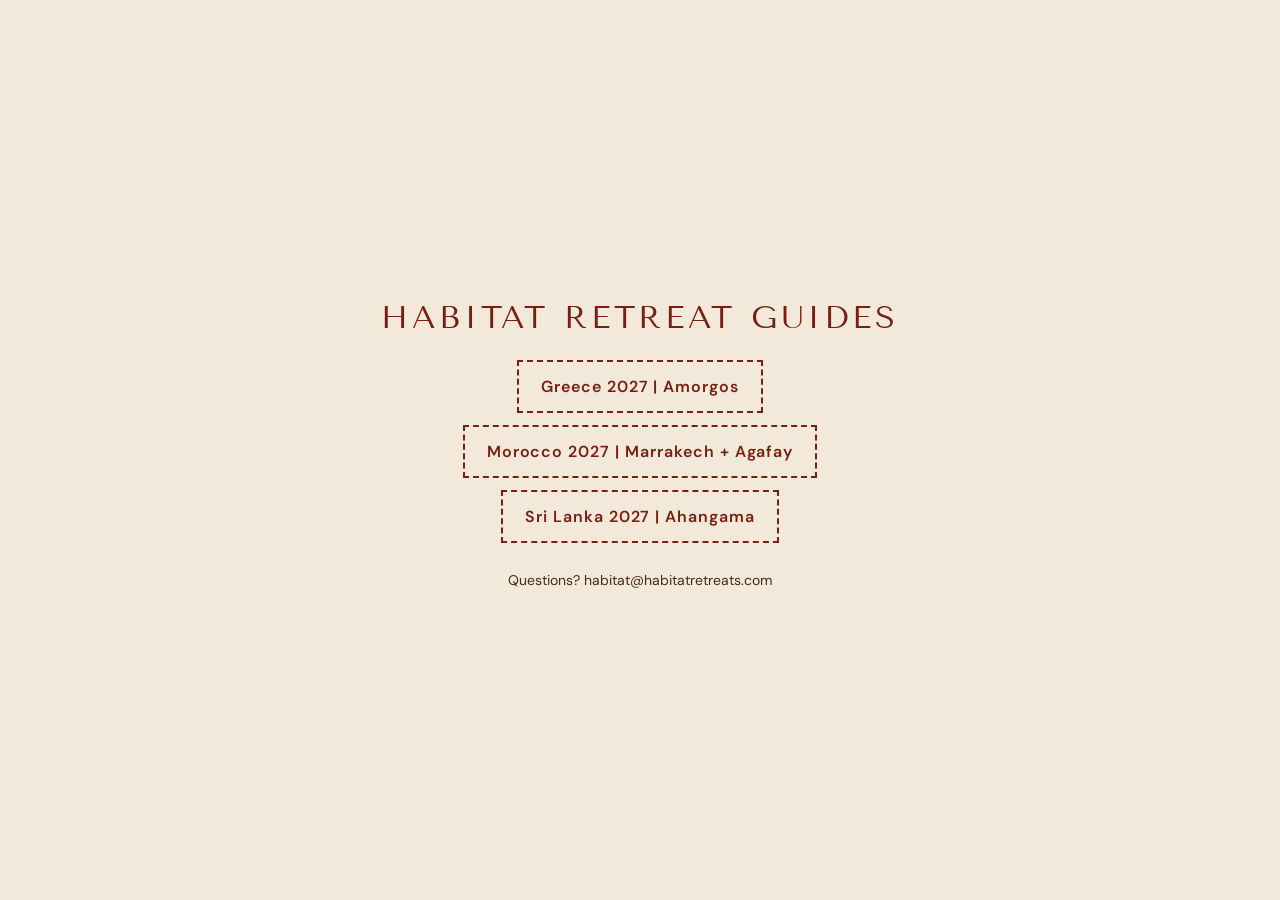
<file: index.html>
<!doctype html>
<html lang="en">
<head>
<meta charset="utf-8">
<meta name="viewport" content="width=device-width, initial-scale=1">
<meta name="robots" content="noindex, nofollow">
<link rel="icon" href="[data-uri]">
<title>Habitat Retreat Guides</title>
<link rel="stylesheet" href="https://fonts.googleapis.com/css2?family=DM+Sans:wght@400;600&family=Tenor+Sans&display=swap">
<style>
body{margin:0;background:#F3E9DA;color:#4A281D;font-family:'DM Sans','Helvetica Neue',Arial,sans-serif;min-height:100vh;display:flex;align-items:center;justify-content:center}
main{padding:48px 20px;text-align:center}
h1{font-family:'Tenor Sans','Optima',sans-serif;font-weight:400;letter-spacing:.12em;color:#772012;font-size:32px;margin:0 0 24px}
a{display:inline-block;border:2px dashed #772012;padding:14px 22px;color:#772012;font-weight:600;text-decoration:none;letter-spacing:.06em}
a:hover{background:rgba(119,32,18,.06)}
p{margin-top:28px;font-size:14px}
</style>
</head>
<body>
<main>
<h1>HABITAT RETREAT GUIDES</h1>
<div style="display:flex;flex-direction:column;gap:12px;align-items:center"><a href="greece-2027/">Greece 2027 | Amorgos</a>
<a href="morocco-2027/">Morocco 2027 | Marrakech + Agafay</a>
<a href="sri-lanka-2027/">Sri Lanka 2027 | Ahangama</a></div>
<p>Questions? habitat@habitatretreats.com</p>
</main>
</body>
</html>
</file>
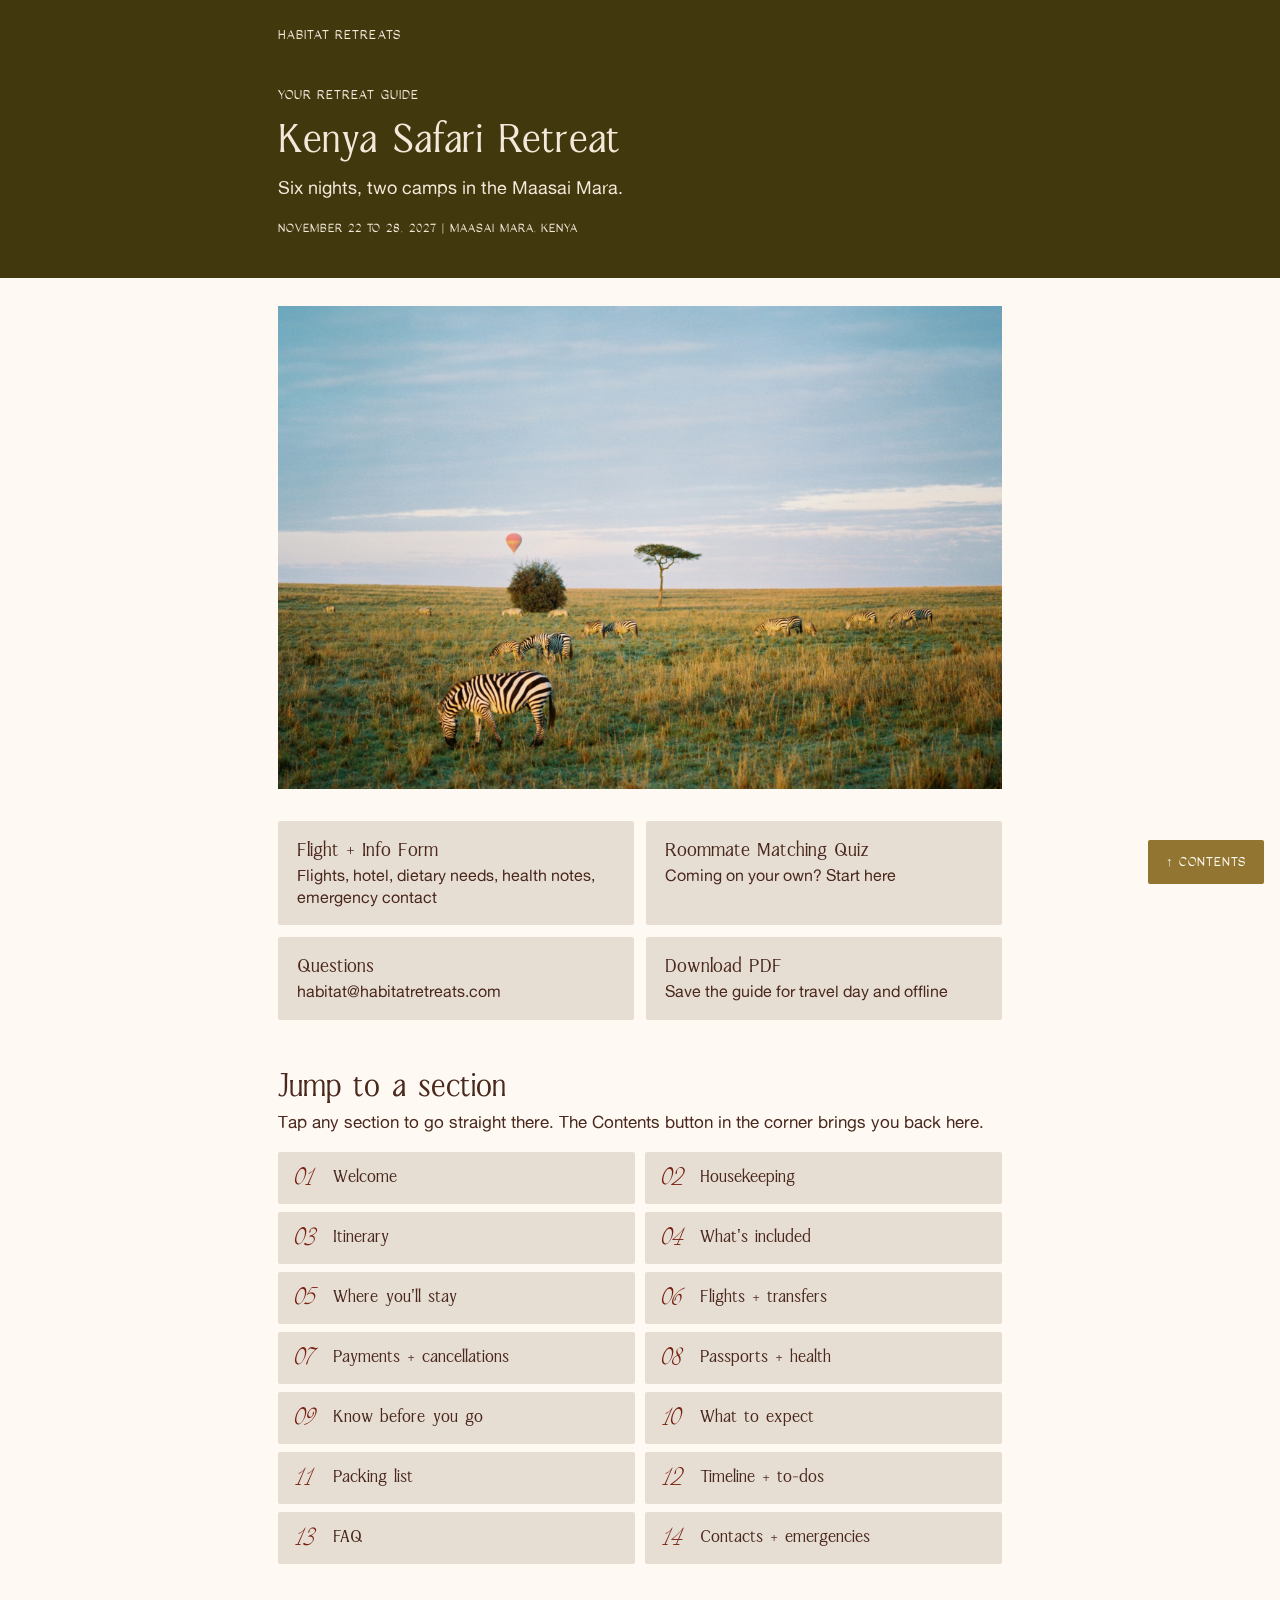
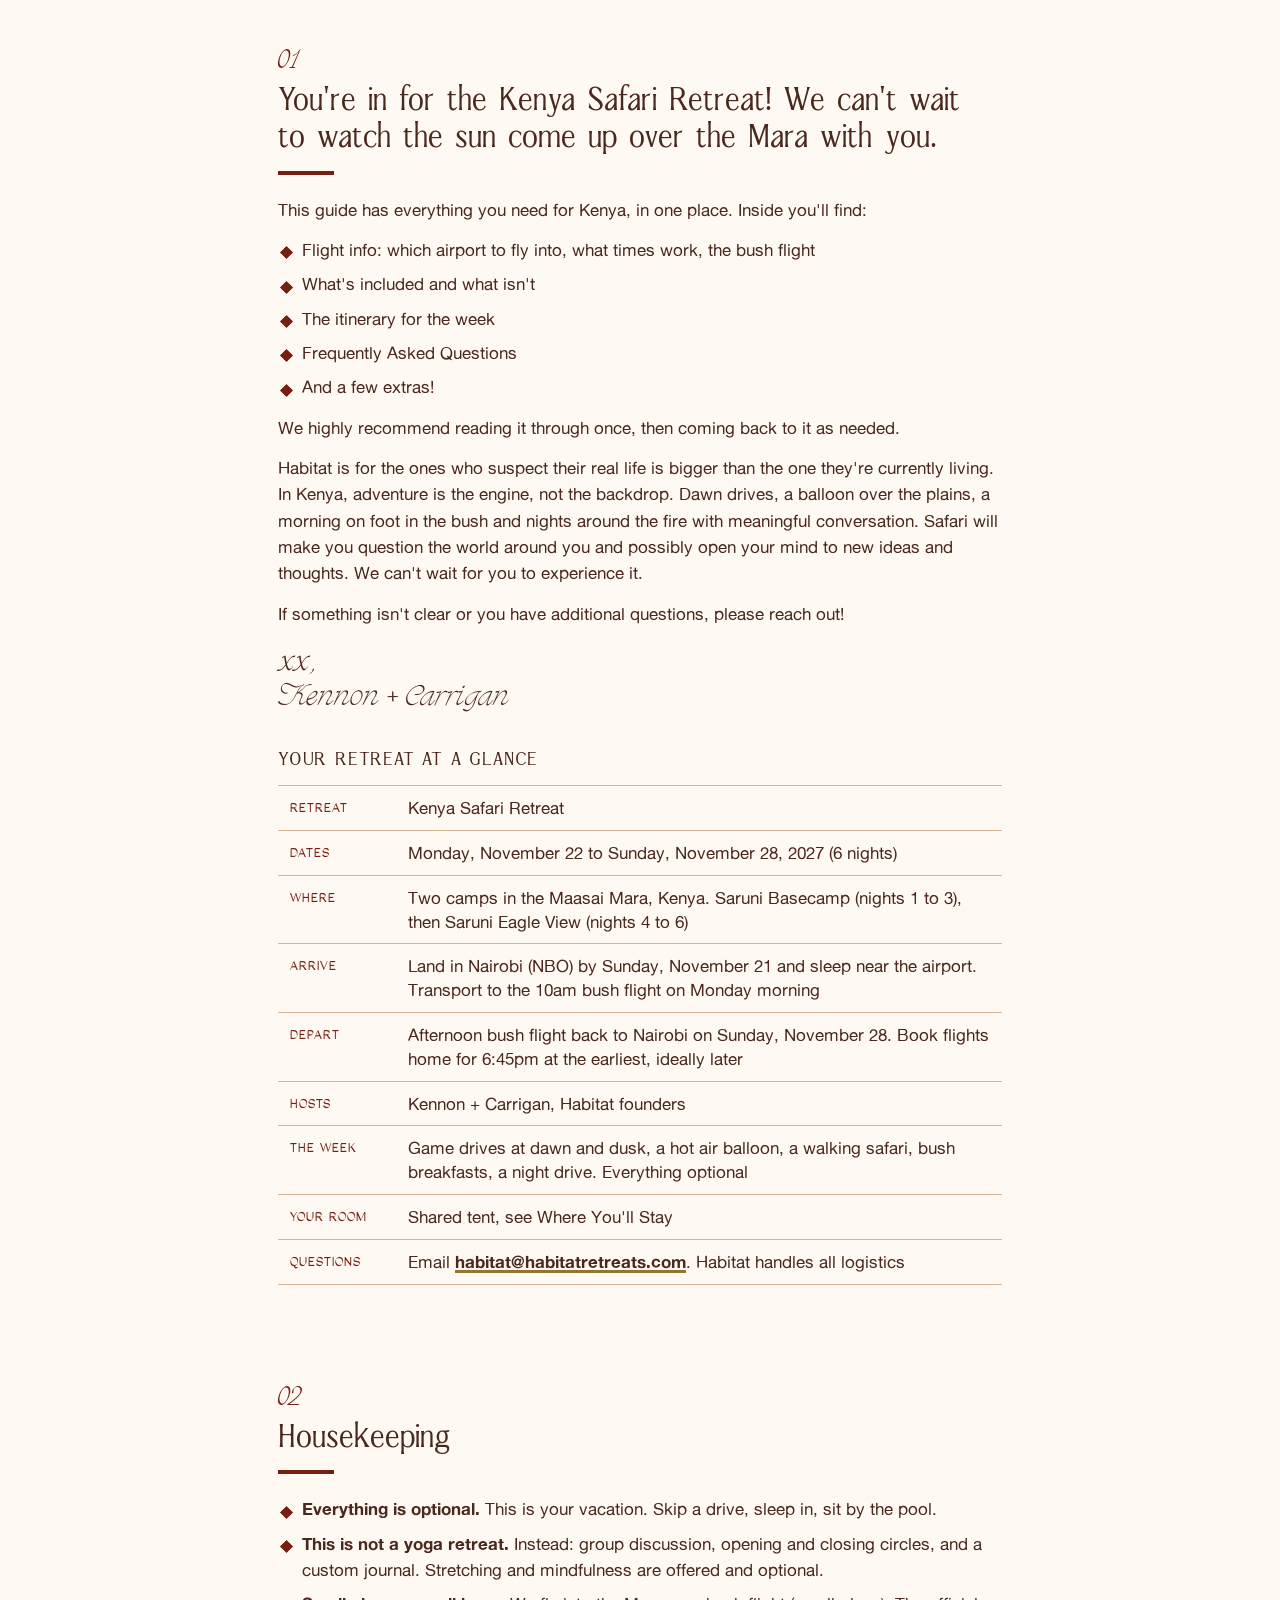
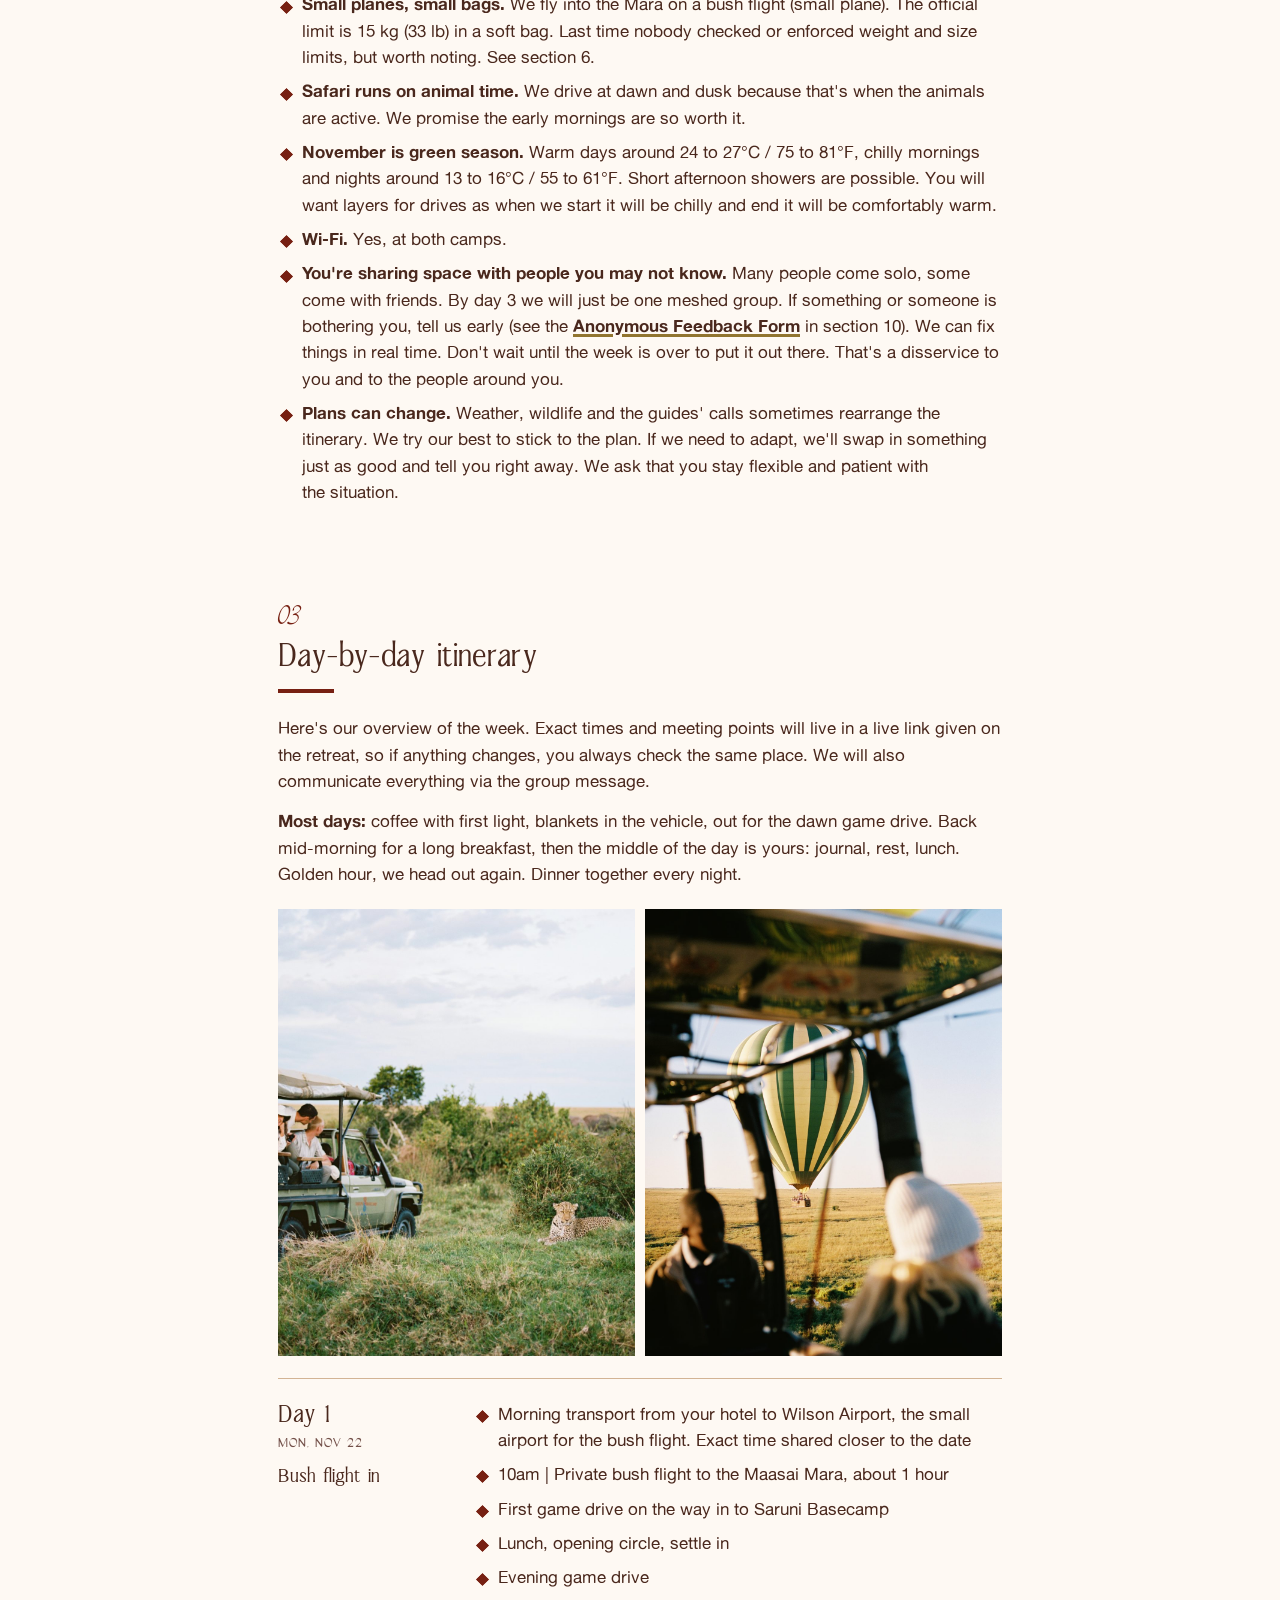
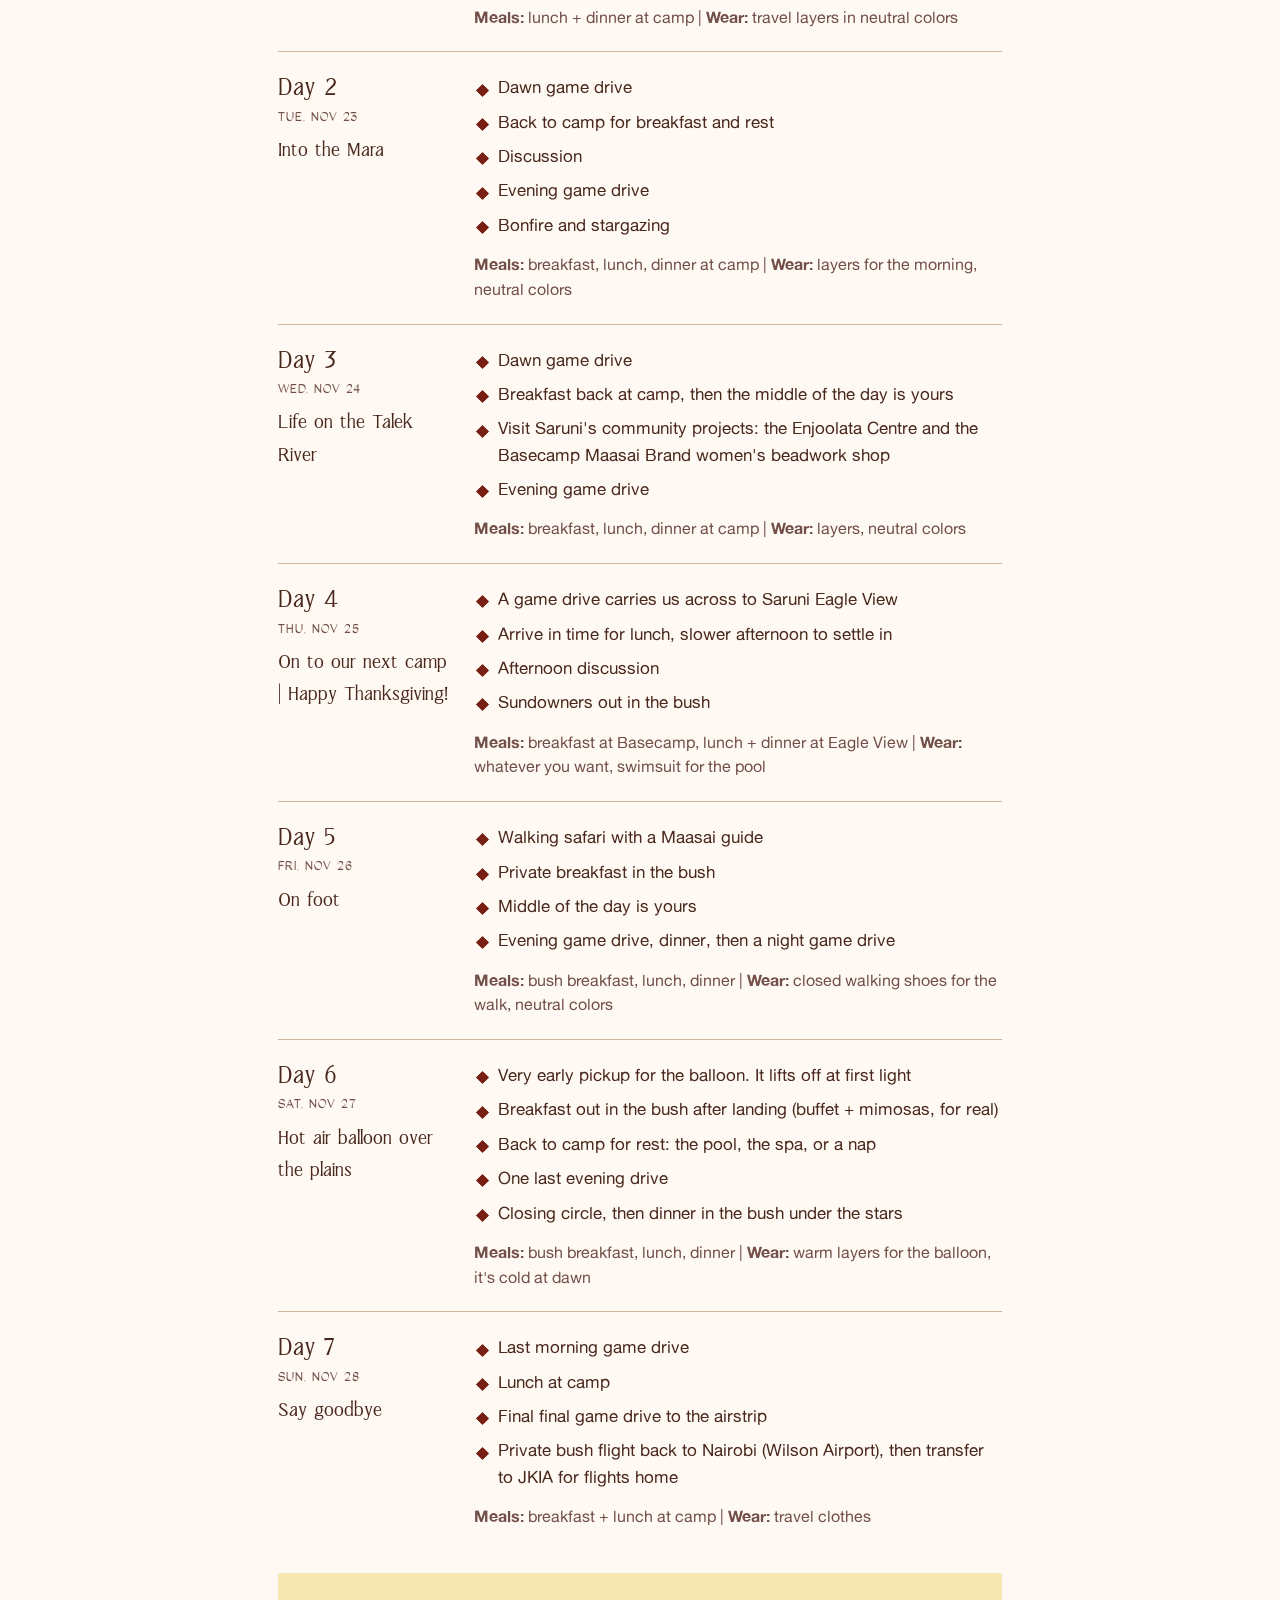
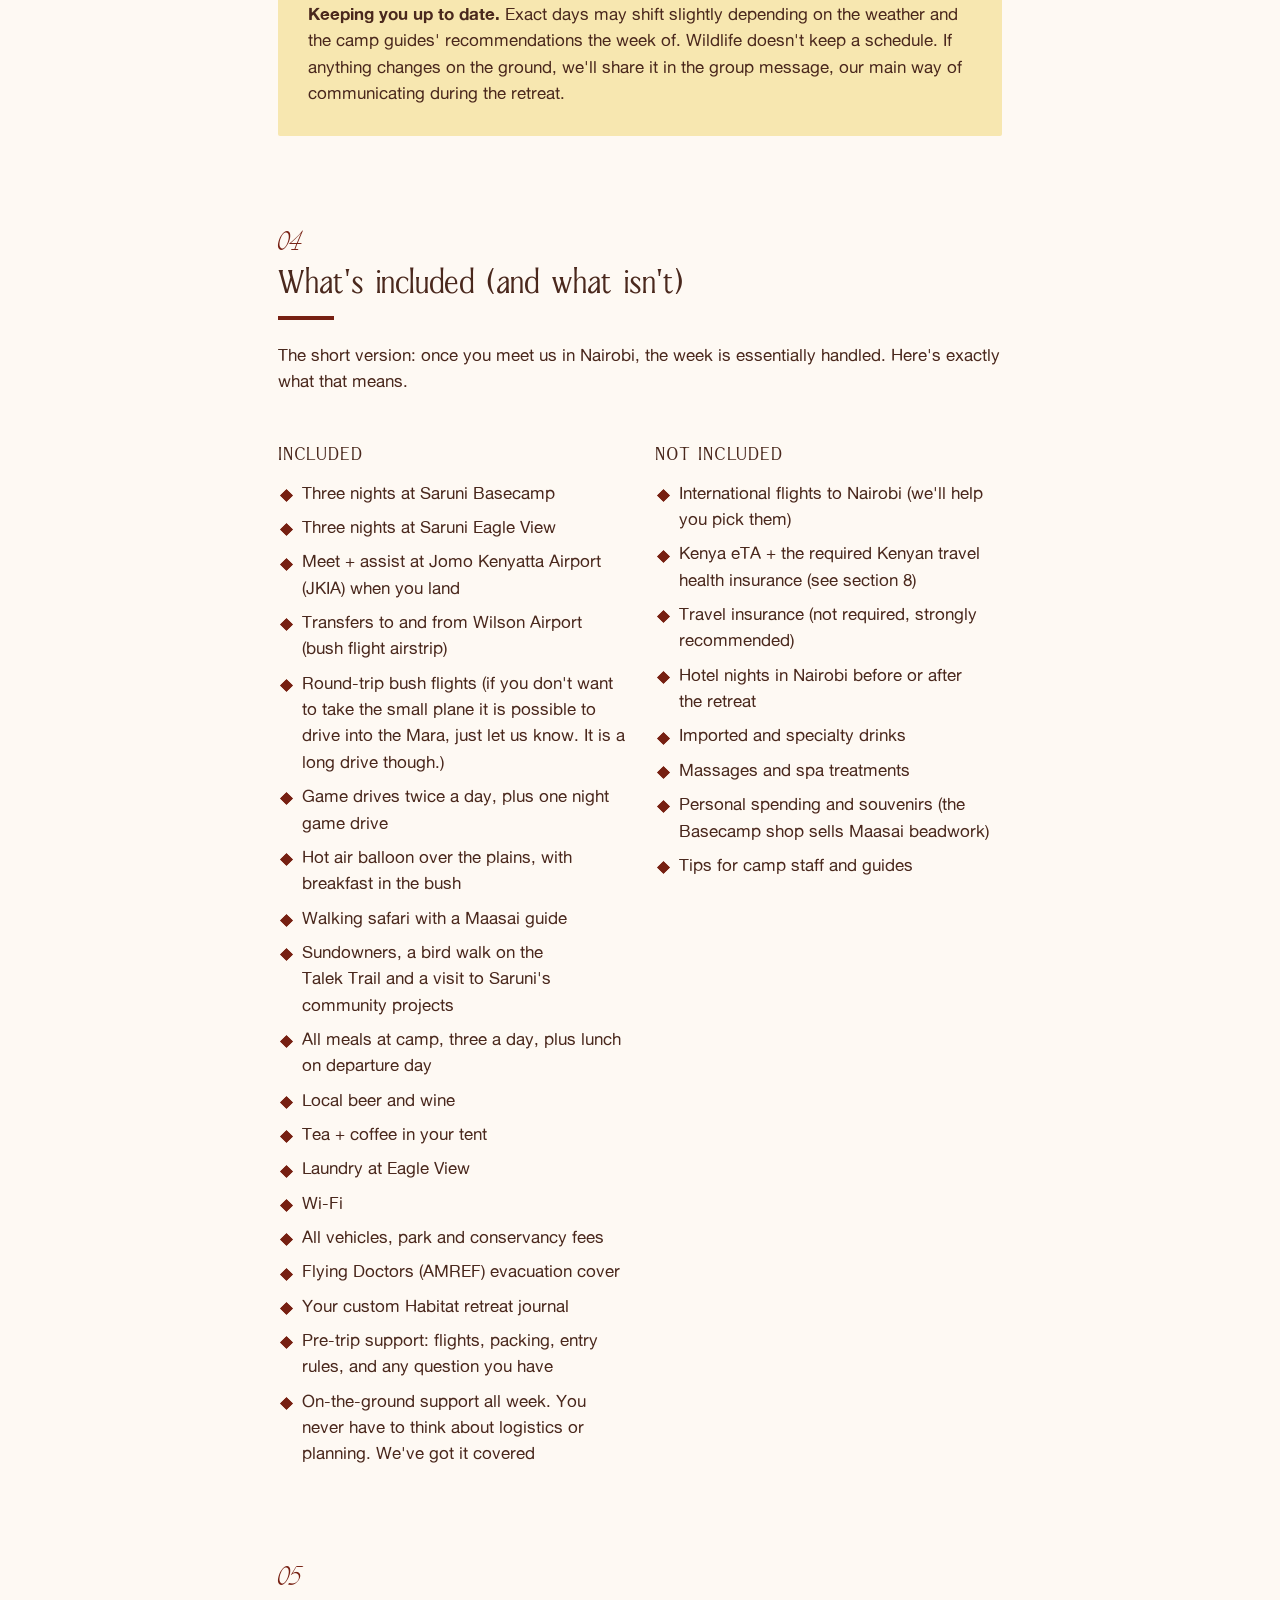
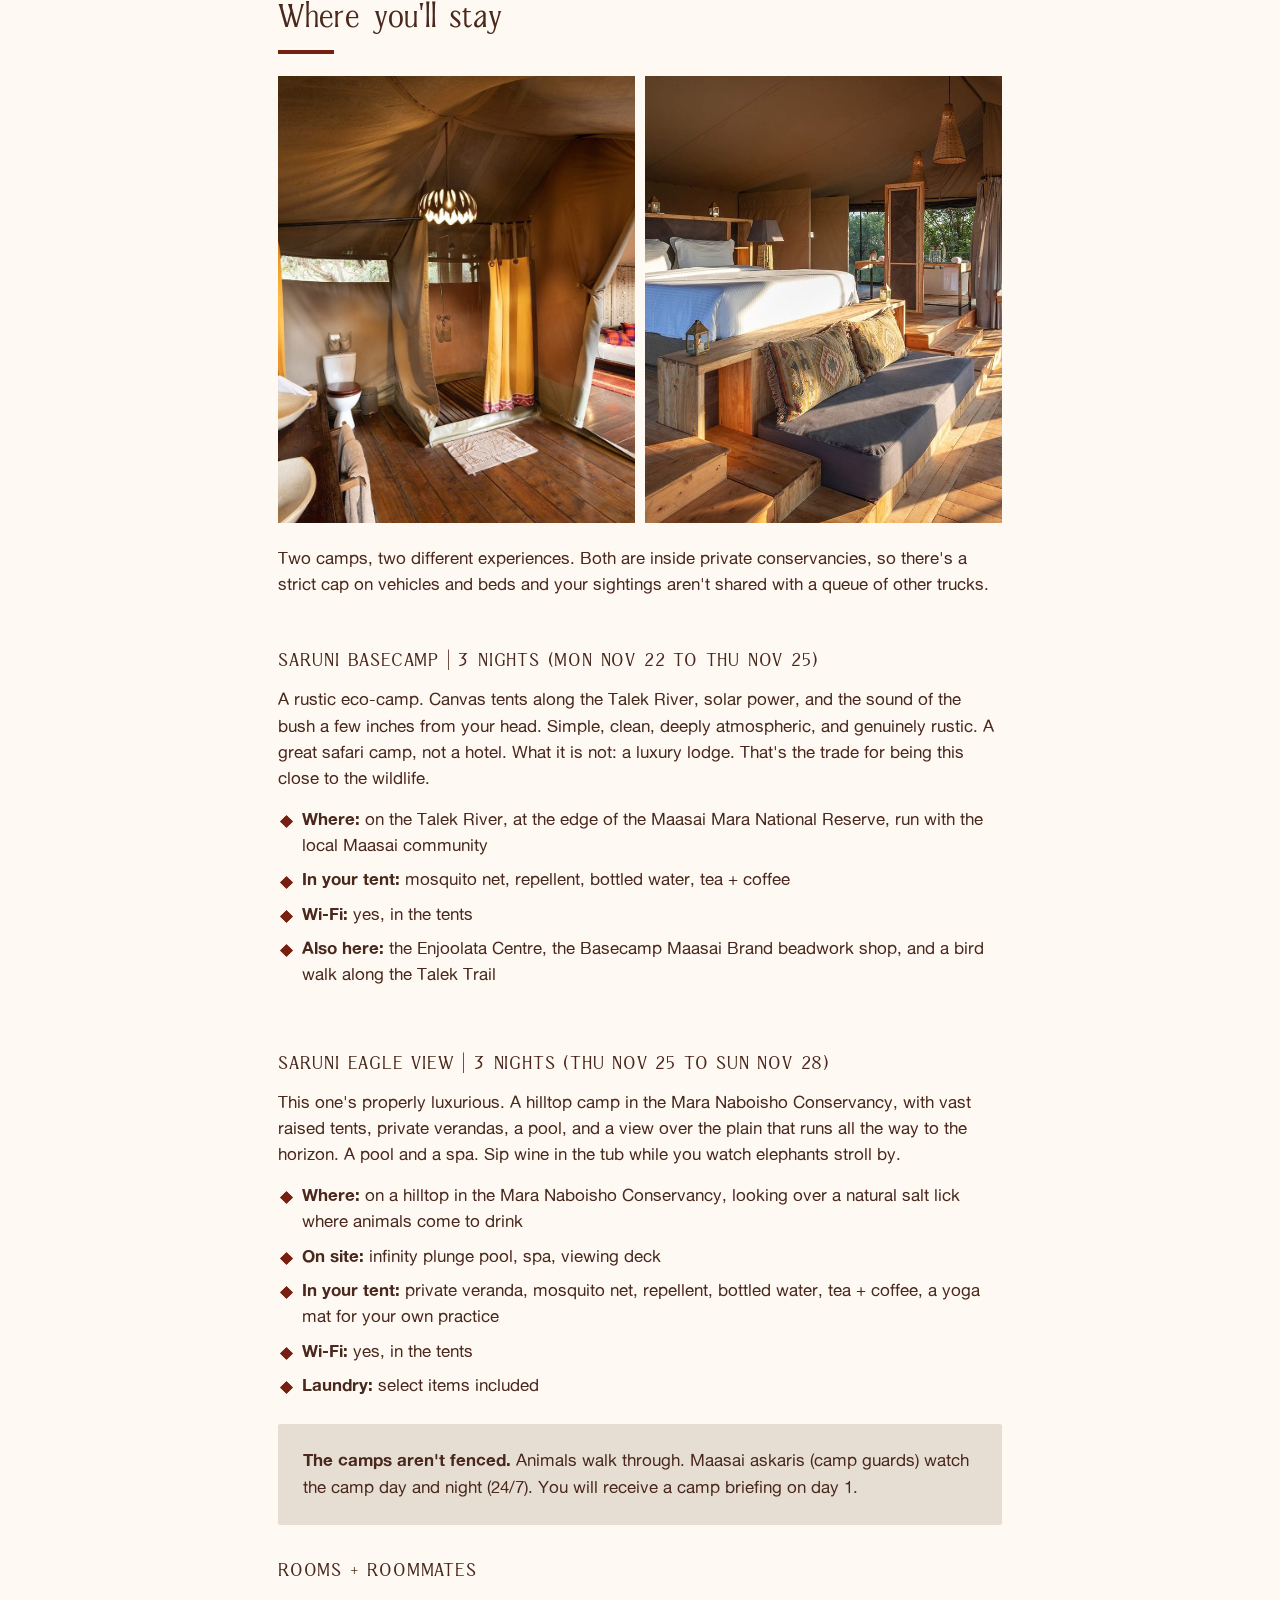
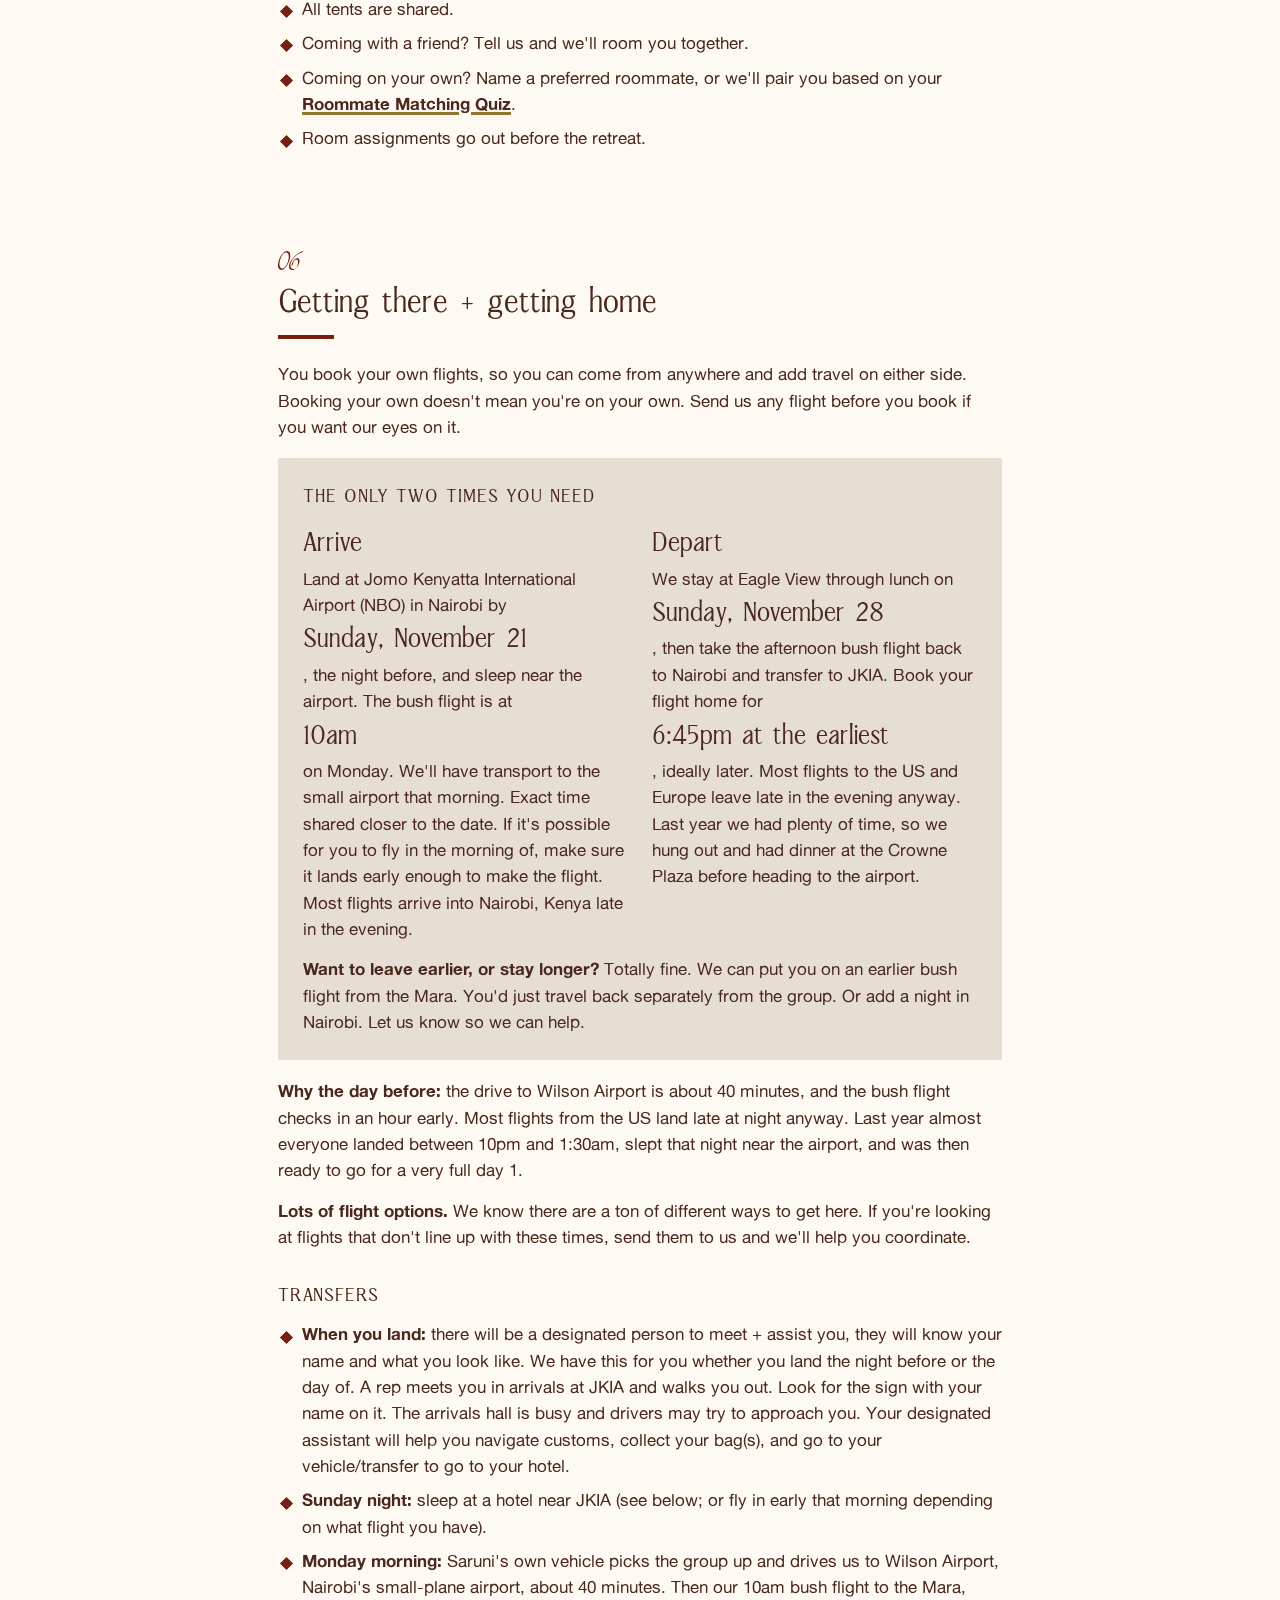
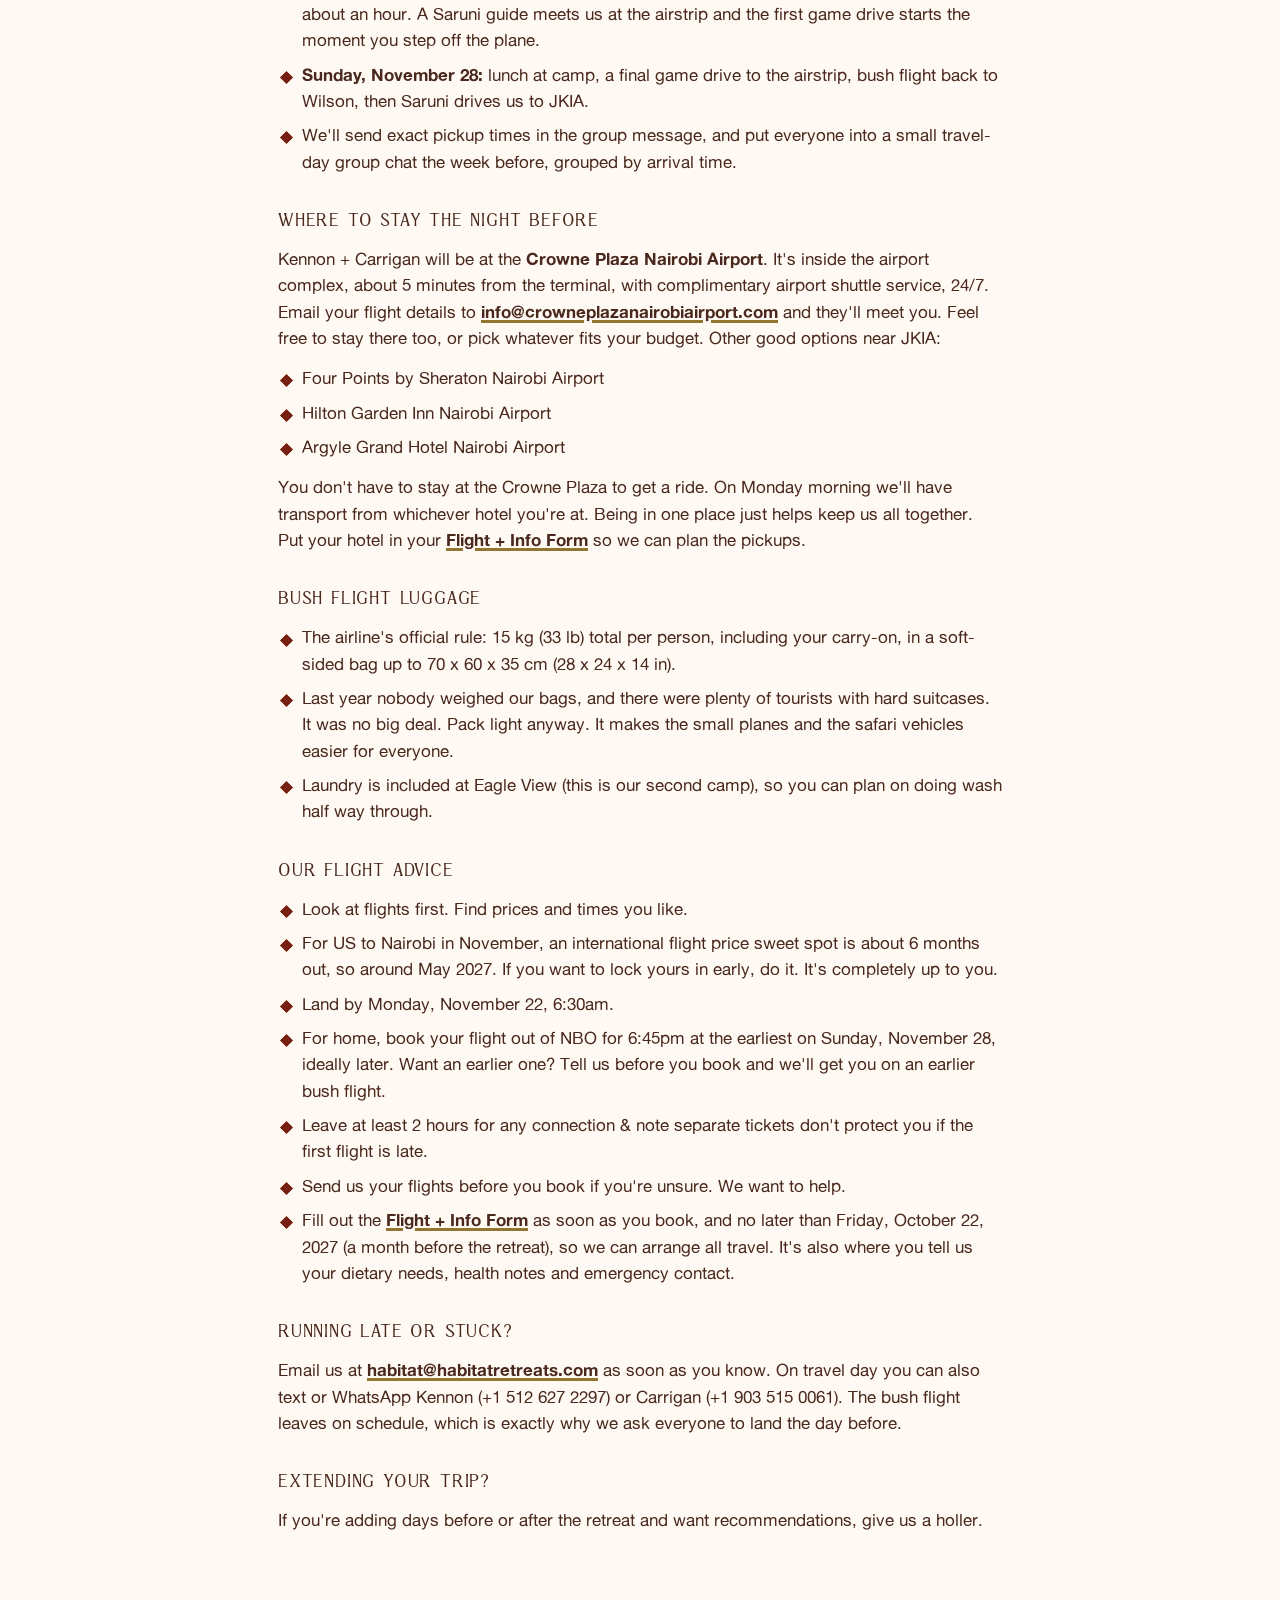
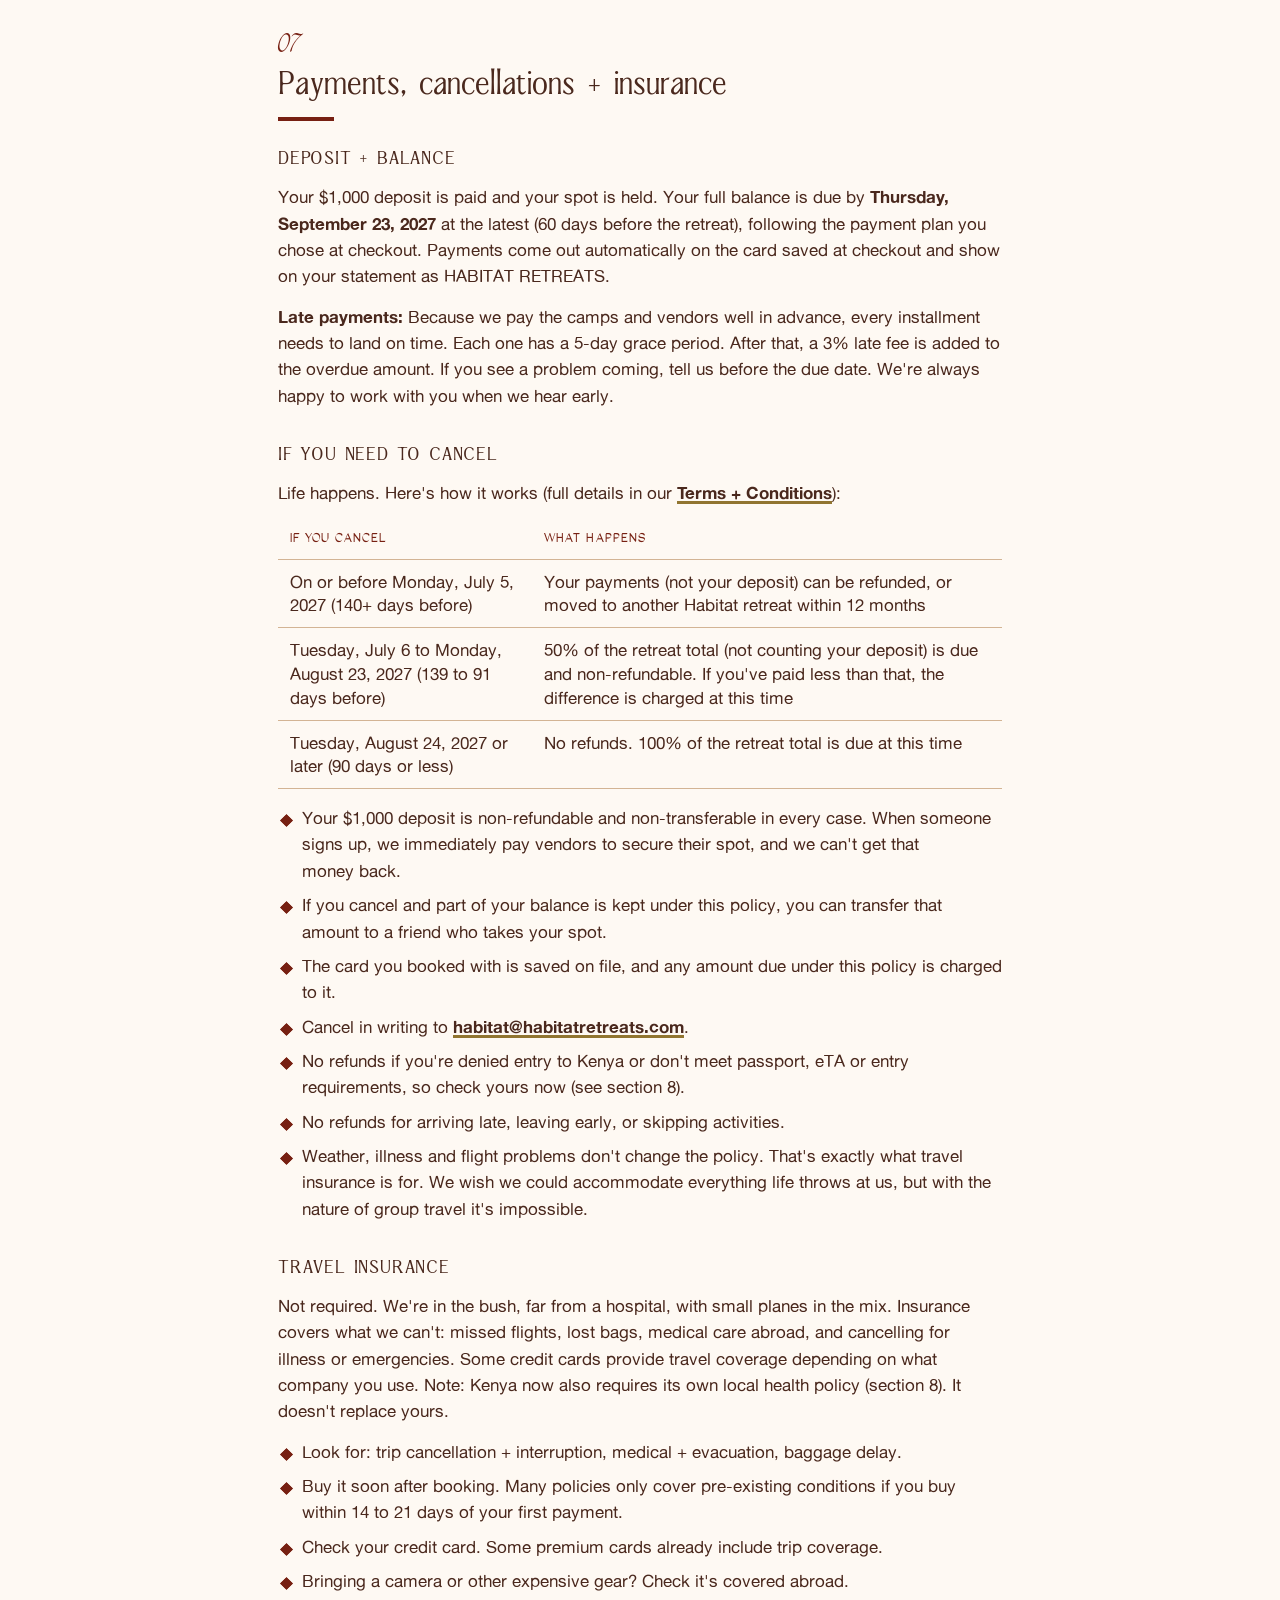
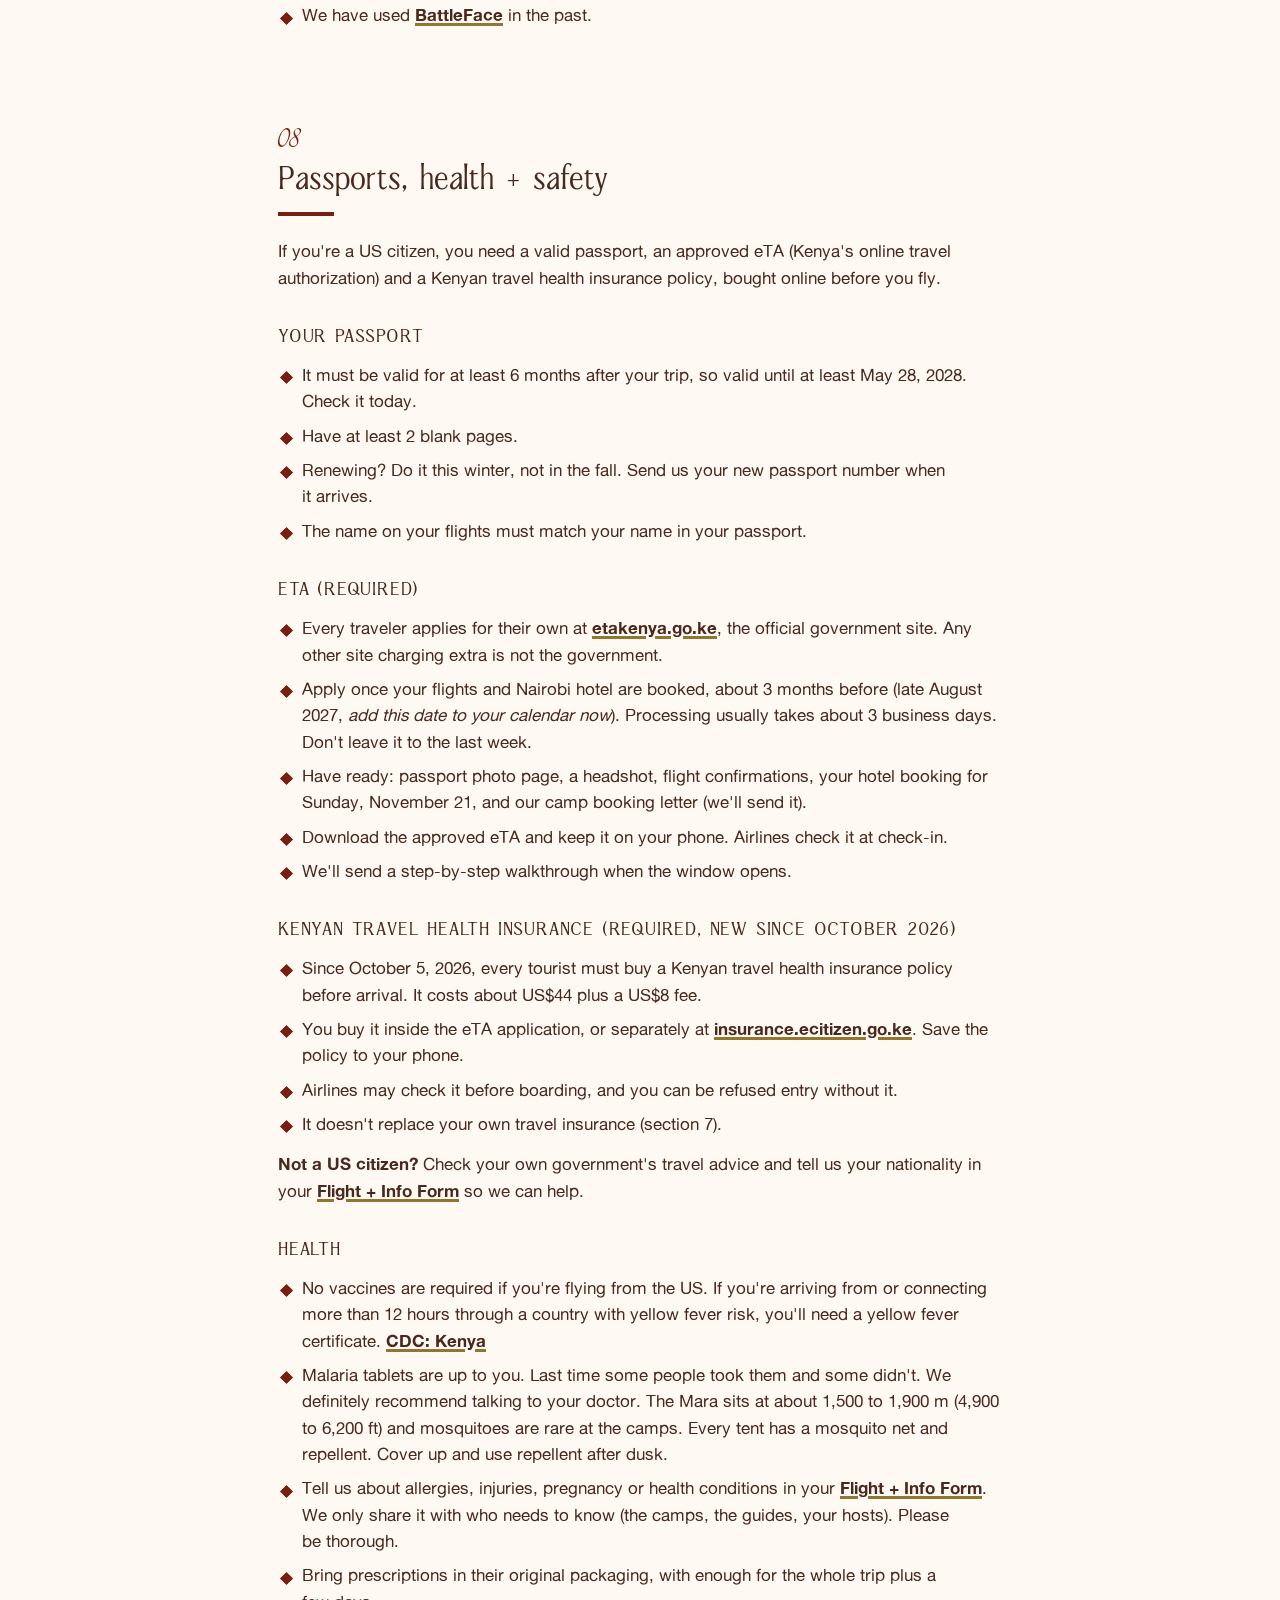
<file: kenya-2027/index.html>
<!doctype html>
<html lang="en">
<head>
<meta charset="utf-8">
<meta name="viewport" content="width=device-width, initial-scale=1, viewport-fit=cover">
<meta name="robots" content="noindex, nofollow">
<link rel="icon" href="[data-uri]">
<title>Kenya Retreat Guide 2027</title>
<meta name="description" content="Your guide to the Kenya Safari Retreat, November 22 to 28, 2027.">
<meta property="og:title" content="Kenya Safari Retreat | Retreat Guide">
<meta property="og:description" content="Maasai Mara, Kenya. November 22 to 28, 2027.">
<link rel="preconnect" href="https://fonts.googleapis.com">
<link rel="preconnect" href="https://fonts.gstatic.com" crossorigin>
<style>
/* Habitat retreat guide template. One reading column, full-bleed paper, ink type + hairlines, one accent. Real photos only (habitatretreats.com or sent by Kennon, never venue photos), no colored section backgrounds except .callout. */
:root{
  /* ===== THEME TOKENS =====
     Habitat retreats: these are overridden by ../themes/habitat.css (linked after this <style>). Only set --retreat-bg/--retreat-fg below.
     Partner retreats: delete the habitat.css link and set the partner values here. See 05_DESIGN_SYSTEM.md.
     The values below are the Sarah Lord Photo (MOR27) partner theme, as a worked example. */
  --paper:#F9F5F1; --ink:#371715; --text:#371715; --accent:#E7DD87; --rule:rgba(55,23,21,.22);
  --display:'Cormorant','Cormorant Garamond',Garamond,serif;
  --body:'Cormorant Garamond','Cormorant',Garamond,Georgia,serif;
  --label:'Jost','Futura','Helvetica Neue',Arial,sans-serif;
  --script:'Cormorant',Garamond,serif;
  /* roles (partner default: derived from ink + accent) */
  --line-strong:var(--ink); --link-line:var(--accent); --hover-bg:var(--accent); --h2-bar:var(--accent);
  --bullet:var(--accent); --bullet-edge:var(--ink); --callout-bg:var(--accent); --callout-fg:var(--ink);
  --card:transparent; --card-border:var(--ink); --btn-bg:var(--ink); --btn-fg:var(--paper); --btn-hover-fg:var(--accent);
  --label-color:inherit; --hero-bg:transparent; --hero-fg:inherit; --hero-line:var(--ink);
  /* per retreat (Habitat brand guide: retreat color is used for the header band only) */
  --retreat-bg:#42380D; --retreat-fg:#F3E9DA;
  color-scheme:light;
}
*{box-sizing:border-box}
html{background:var(--paper);scroll-behavior:smooth}
@media (prefers-reduced-motion:reduce){html{scroll-behavior:auto}}
body{margin:0;background:var(--paper);color:var(--text);font-family:var(--body);font-size:19px;line-height:1.55;-webkit-text-size-adjust:100%}
.wrap{max-width:760px;margin:0 auto;padding-left:max(18px,env(safe-area-inset-left,0px));padding-right:max(18px,env(safe-area-inset-right,0px))}
a{color:var(--ink);font-weight:600;text-decoration:underline;text-decoration-color:var(--link-line);text-decoration-thickness:3px;text-underline-offset:2px}
a:hover{background:var(--hover-bg)}
a:focus-visible{outline:2px solid var(--ink);outline-offset:3px}
mark{background:linear-gradient(transparent 58%,var(--hover-bg) 58%);color:inherit;padding:0 .08em}

/* header band */
.band{background:var(--hero-bg);color:var(--hero-fg)}
.band a{color:inherit}
.top{display:flex;justify-content:space-between;gap:12px;padding-block:26px 0;color:var(--label-color);font-family:var(--label);font-size:11px;letter-spacing:.24em;text-transform:uppercase}
.hero{text-align:left;padding-block:40px 32px;border-bottom:1px solid var(--hero-line)}
.hero .eyebrow{font-family:var(--label);font-size:12px;letter-spacing:.24em;text-transform:uppercase}
.hero h1{color:inherit;margin:10px 0 0;font-family:var(--display);font-weight:500;font-size:clamp(38px,6.5vw,58px);line-height:.98;letter-spacing:-.005em;text-wrap:balance}
.hero h1 em{font-style:italic;font-weight:400}
.hero .sub{margin:12px 0 0;font-size:21px;font-style:italic}
.hero .when{margin-top:16px;font-family:var(--label);font-size:12px;line-height:1.9;letter-spacing:.18em;text-transform:uppercase}
.hero .collab{margin-top:14px;font-family:var(--script);font-style:italic;font-size:24px}
.contacts-top{list-style:none;margin:12px 0 0;padding:0;display:flex;flex-wrap:wrap;gap:6px 26px;font-size:18px}
.contacts-top b{font-weight:600}

/* quick links */
.quick{display:grid;grid-template-columns:repeat(auto-fit,minmax(min(300px,100%),1fr));gap:12px;padding-block:32px 8px}
.quick a{display:flex;flex-direction:column;gap:4px;padding:16px 18px;min-height:44px;background:var(--card);border:1px solid var(--card-border);text-decoration:none;font-weight:400;transition:background .15s}
.quick a:hover{background:var(--hover-bg)}
.quick a b{font-family:var(--display);font-weight:600;font-size:23px;line-height:1.1}
.quick a span{font-size:16px;line-height:1.35}

/* jump grid */
.toc{margin-top:40px;scroll-margin-top:16px}
.toc h2{margin:0;font-family:var(--display);font-weight:500;font-size:clamp(30px,5vw,38px)}
.toc p{margin:4px 0 16px;font-size:17px}
.toc nav{display:grid;grid-template-columns:repeat(2,minmax(0,1fr));gap:8px 10px}
.toc nav a{display:flex;align-items:center;gap:12px;min-height:52px;padding:10px 16px;background:var(--card);border:1px solid var(--rule);text-decoration:none;font-family:var(--display);font-weight:600;font-size:21px;line-height:1.2;white-space:nowrap;transition:background .15s,border-color .15s}
.toc nav a i{font-family:var(--script);font-style:italic;font-weight:500;font-size:24px;line-height:1;min-width:26px}
.toc nav a:hover,.toc nav a:focus-visible{background:var(--hover-bg);border-color:var(--ink)}

/* sections */
.sec{padding-top:76px;scroll-margin-top:12px}
.num{display:block;color:var(--label-color);font-family:var(--script);font-style:italic;font-size:26px}
h2.st{margin:2px 0 22px;color:var(--ink);font-family:var(--display);font-weight:500;font-size:clamp(34px,6vw,46px);line-height:1.05;text-wrap:balance}
h2.st::after{content:'';display:block;width:56px;height:4px;margin-top:14px;background:var(--h2-bar)}
h3{margin:30px 0 10px;color:var(--label-color);font-family:var(--label);font-weight:500;font-size:13px;letter-spacing:.2em;text-transform:uppercase}
p{margin:0 0 14px;text-wrap:pretty}
.lead{font-family:var(--display);font-size:25px;line-height:1.35;font-style:italic}
ul.d{list-style:none;margin:0 0 14px;padding:0}
ul.d li{position:relative;padding-left:24px;margin:0 0 8px;text-wrap:pretty}
ul.d li::before{content:'';position:absolute;left:4px;top:.66em;width:7px;height:7px;border:1px solid var(--bullet-edge);background:var(--bullet);transform:rotate(45deg)}
ul.check li::before{width:12px;height:12px;top:.42em;left:0;border:1.5px solid var(--bullet-edge);background:transparent;transform:none}
.note{font-size:16px}
b,strong{font-weight:600}
.q{font-weight:600}
.tw{overflow-x:auto;margin:6px 0 16px}
table{width:100%;border-collapse:collapse;font-size:17px;line-height:1.4}
.tw table{min-width:460px}
.tw table.kv{min-width:0}
th{text-align:left;padding:10px 12px;font-family:var(--label);font-weight:500;font-size:11px;letter-spacing:.16em;text-transform:uppercase;border-bottom:1.5px solid var(--line-strong)}
td{border-bottom:1px solid var(--rule);padding:10px 12px;vertical-align:top}
table.kv{border-top:1.5px solid var(--line-strong)}
table.kv td:first-child{width:118px;font-family:var(--label);font-size:11px;letter-spacing:.16em;text-transform:uppercase;padding-top:14px}
.callout{background:var(--callout-bg);color:var(--callout-fg);padding:28px 30px 16px;margin:6px 0 10px}
.callout h2.st::after{background:var(--callout-fg)}
.callout ul.d li::before{background:var(--paper)}
.frame{background:var(--card);border:1px solid var(--card-border);padding:22px 24px 10px;margin:18px 0}

/* itinerary */
.day{display:grid;grid-template-columns:170px minmax(0,1fr);gap:26px;padding:22px 0 8px;border-top:1px solid var(--rule)}
.days .day:first-child{border-top:1.5px solid var(--line-strong)}
.day .when b{display:block;font-family:var(--display);font-weight:600;font-size:26px;line-height:1.05}
.day .when span{display:block;font-family:var(--label);font-size:11px;letter-spacing:.18em;text-transform:uppercase;margin-top:6px}
.day .when em{display:block;font-family:var(--display);font-size:21px;margin-top:6px}
.meta{font-size:16px}

/* venues + hosts */
.venue{margin:10px 0 26px;padding-top:4px}
.hosts{display:grid;grid-template-columns:repeat(2,minmax(0,1fr));gap:22px;margin-bottom:12px}
.host{border-top:1.5px solid var(--line-strong);padding-top:14px}
.host b{display:block;font-family:var(--display);font-size:25px;font-weight:600;line-height:1.1}
.host i{display:block;margin-bottom:8px}
.host p{font-size:17px}
.two{display:grid;grid-template-columns:repeat(2,minmax(0,1fr));gap:0 30px}
.times{display:grid;grid-template-columns:repeat(2,minmax(0,1fr));gap:24px}
.times b{display:block;font-family:var(--display);font-weight:600;font-size:28px}
.tl{display:grid;grid-template-columns:200px minmax(0,1fr);gap:24px;padding:18px 0 4px;border-top:1px solid var(--rule)}
.tls .tl:first-child{border-top:1.5px solid var(--line-strong)}
.tl > div:first-child{font-family:var(--display);font-weight:600;font-size:22px;line-height:1.15}

/* contacts + footer */
.ctw{overflow-x:auto}
.ctw table{min-width:520px}
.addr{margin-top:14px;padding:14px 18px;background:var(--card);border:1px solid var(--card-border);display:flex;flex-direction:column;gap:4px;font-size:17px}
.addr span{font-family:var(--label);font-size:11px;letter-spacing:.18em;text-transform:uppercase}
footer{margin-top:80px}
footer .wrap{padding-block:40px 64px;border-top:1px solid var(--line-strong);text-align:center}
footer .big{font-family:var(--script);font-style:italic;font-size:clamp(32px,5vw,42px);line-height:1.1}
footer .meta2{margin-top:12px;font-family:var(--label);font-size:12px;letter-spacing:.14em;text-transform:uppercase;line-height:2}
.totop{position:fixed;right:max(16px,env(safe-area-inset-right,0px));bottom:calc(16px + env(safe-area-inset-bottom,0px));z-index:20;display:inline-flex;align-items:center;min-height:44px;padding:0 18px;background:var(--btn-bg);color:var(--btn-fg);font:500 12px/1 var(--label);letter-spacing:.16em;text-transform:uppercase;text-decoration:none;box-shadow:0 4px 14px rgba(55,23,21,.22)}
.totop:hover{background:var(--btn-bg);color:var(--btn-hover-fg)}

@media (max-width:680px){
  body{font-size:18px}
  .hero{padding-block:28px 24px}
  .contacts-top{flex-direction:column}
  .day,.tl{grid-template-columns:minmax(0,1fr);gap:8px}
  .hosts,.two,.times{grid-template-columns:minmax(0,1fr)}
  .callout{padding:22px 18px 10px}
  .toc nav a{font-size:18px;padding:8px 12px;gap:10px}
}
@media (max-width:520px){
  .toc nav{grid-template-columns:minmax(0,1fr)}
  .toc nav a i{font-size:20px;min-width:22px}
  table.kv td:first-child{width:90px}
}

/* photos (optional: only add a photo element when a real photo file exists in <slug>/photos/) */
.photo{margin:0 0 18px;background:var(--card)}
.photo img{display:block;width:100%;height:auto;aspect-ratio:var(--ratio,3/2);object-fit:cover}
.photo figcaption{font-size:14px;line-height:1.4;padding-top:8px;color:var(--text);opacity:.8}
.photo-wide{margin:26px 0}
.photo-pair{display:grid;grid-template-columns:repeat(2,minmax(0,1fr));gap:10px;margin:22px 0}
.photo-pair .photo{margin:0}
.photo-pair .photo img{--ratio:4/5}
.hero-photo{margin:0;position:relative}
.hero-photo img{display:block;width:100%;height:auto;aspect-ratio:21/9;object-fit:cover}
/* host cards, modeled on the habitatretreats.com hosts section: bordered card, name over a hairline, italic title, square photo beside the bio, every other card mirrored. Never round headshots. */
.host-card{border:1px solid var(--ink);padding:18px 20px;margin-bottom:14px;break-inside:avoid}
.host-card .host-name{font-family:var(--display);font-size:24px;color:var(--ink);letter-spacing:.02em;text-align:right;border-bottom:1px solid var(--rule);padding-bottom:6px}
.host-card .host-title{font-style:italic;font-size:18px;text-align:right;margin:6px 0 12px}
.host-card .host-body{display:grid;grid-template-columns:200px 1fr;gap:18px;align-items:end}
.host-card .host-body img{width:100%;aspect-ratio:1/1;object-fit:cover;display:block}
.host-card .host-body p{margin:0;font-size:16px}
.host-card.flip .host-name,.host-card.flip .host-title{text-align:left}
.host-card.flip .host-body{grid-template-columns:1fr 200px}
.host-card.flip .host-body img{order:2}
.host-card.flip .host-body p{text-align:right}
@media (max-width:560px){.host-card .host-body,.host-card.flip .host-body{grid-template-columns:1fr}.host-card.flip .host-body img{order:0}.host-card.flip .host-body p{text-align:left}}
@media (max-width:520px){.photo-pair{grid-template-columns:minmax(0,1fr)}.hero-photo img{aspect-ratio:3/2}}

@media print{
  @page{size:8.5in 11in;margin:.6in .65in .65in}
  html,body{background:var(--paper);-webkit-print-color-adjust:exact;print-color-adjust:exact}
  body{font-size:15.5px}
  .wrap{max-width:none;padding:0}
  .totop{display:none}
  .top{padding-top:0}
  .hero{padding-block:8px 18px}
  .quick{break-before:auto}
  .quick{padding-top:18px}
  .toc{margin-top:14px}
  .toc p{display:none}
  .toc h2{font-size:26px;margin-bottom:8px}
  .toc nav{gap:5px 8px}
  .toc nav a{min-height:30px;padding:3px 12px;font-size:15px}
  .toc nav a i{font-size:17px}
  .quick a{padding:10px 14px}
  .sec{break-before:page;padding-top:0}
  .photo,.photo-pair,.hero-photo,.host-card{break-inside:avoid}
  .photo img,.hero-photo img{max-height:3.6in}
  h2.st,h3,.num{break-after:avoid}
  li,tr,.day,.tl,.host,.times,.addr,.frame{break-inside:avoid}
  footer{margin-top:24px;break-inside:avoid;break-before:avoid}
  footer .wrap{padding:18px 0 0}
  footer .big{font-size:28px}
  footer .meta2{display:none}
}
table.kv td{overflow-wrap:anywhere}
.hero-col{margin-top:28px}.hero-col img{aspect-ratio:3/2!important}@media print{.hero-col{margin-top:10px}.hero-col img{max-height:1.45in!important;object-position:50% 60%}}
@media print{.hero-photo img{max-height:1.9in}.photo-pair .photo img{max-height:2.5in}.photo-pair{margin:12px 0}#itinerary .photo-pair .photo img{max-height:1.9in}#itinerary .day{padding-top:14px}#included,#getting-there,#stay,#timeline{font-size:14.5px}#included ul.d li,#getting-there ul.d li{margin-bottom:5px}#stay .photo-pair .photo img,#timeline .photo-pair .photo img{max-height:1.6in}#timeline .tl{padding-top:10px}}
@media print{#welcome{font-size:14.5px}#welcome h2.st{font-size:26px}#welcome .signoff{margin-top:8px}#welcome table.kv td{padding-top:7px;padding-bottom:7px}#contacts{font-size:14px}#contacts table td{padding:7px 10px}#faq p{margin-bottom:10px}}
.signoff{font-family:var(--script);font-style:italic;font-size:28px;line-height:1.2;margin-top:20px;color:var(--ink)}
/* Kenya = Jungle band with Linen text (brand guide). Jungle is dark enough for Linen at every size, so the whole header sits in the band. */
.band .hero{padding-block:40px 40px}
.host-together{max-width:420px;margin:4px auto 18px}
.host-together img{aspect-ratio:4/5}
@media print{.band .hero{padding-block:14px 16px}.host-together img{max-height:3in;width:auto;margin:0 auto}#expect .photo-pair .photo img{max-height:2.4in}}
@media print{#itinerary,#getting-there,#stay,#passports,#know-before,#expect,#timeline,#faq,#packing{font-size:13.5px}ul.d li{margin-bottom:4px}#itinerary .day{padding:8px 0 0;gap:18px}.day .when b{font-size:21px}.day .when em{font-size:17px}#itinerary .callout{padding:14px 18px 4px;margin-top:10px!important}#timeline .photo-pair .photo img{max-height:1.6in}.host-together img{max-height:2.2in}.host-card .host-body{grid-template-columns:150px 1fr}.host-card.flip .host-body{grid-template-columns:1fr 150px}#expect .photo-pair .photo img{max-height:2in}#contacts{font-size:13px}#contacts table td{padding:6px 8px}footer{margin-top:12px}h3{margin-top:18px}}
@media print{#included,#stay{font-size:13px}#included ul.d li,#stay ul.d li{margin-bottom:2px}#itinerary .photo-pair .photo img{max-height:1.5in}#stay .photo-pair .photo img{max-height:1.4in}#itinerary p{margin-bottom:8px}#itinerary .meta{margin-bottom:4px}}
@media print{#itinerary{font-size:12.8px}#itinerary .day{grid-template-columns:130px minmax(0,1fr)}#itinerary ul.d li{margin-bottom:2px}#itinerary ul.d{margin-bottom:6px}#contacts .addr{margin-top:8px;padding:8px 12px;font-size:13px}#contacts p{margin-bottom:6px}footer .wrap{padding-top:10px}}
.credit{margin-top:14px;font-size:11px;letter-spacing:.04em;color:var(--muted)}.credit a{font-weight:400;text-decoration-thickness:1px;color:inherit}
</style>
<link rel="stylesheet" href="../fonts/habitat-fonts.css">
<link rel="stylesheet" href="../themes/habitat.css">
</head>
<body>

<header class="band">
<div class="wrap">
  <div class="top"><span>Habitat Retreats</span></div>
  <div class="hero">
    <div class="eyebrow">Your retreat guide</div>
    <h1>Kenya <em>Safari Retreat</em></h1>
    <p class="sub">Six nights, two camps in the Maasai Mara.</p>
    <div class="when">November 22 to 28, 2027 | Maasai Mara, Kenya</div>
  </div>
</div>
</header>
<div class="wrap"><figure class="hero-photo hero-col"><img src="photos/hero-zebra-balloon.jpg" alt="A zebra grazing on the Mara plains with a hot air balloon in the sky behind it" width="2000" height="1487"></figure></div>

<main class="wrap">
  <div class="quick">
    <a href="https://docs.google.com/forms/d/e/1FAIpQLSdZDAolal4tbXykqFk0gzcOu7YR_brMBNZykrRxafM05uKukA/viewform" target="_blank" rel="noopener"><b>Flight + Info Form</b><span>Flights, hotel, dietary needs, health notes, emergency contact</span></a>
    <a href="https://docs.google.com/forms/d/e/1FAIpQLSe7u2kuV1fyHj5GzP_kXplLgOZrj8qUxyGzDWy-2w_G9Jx1SQ/viewform" target="_blank" rel="noopener"><b>Roommate Matching Quiz</b><span>Coming on your own? Start here</span></a>
    <a href="mailto:habitat@habitatretreats.com?subject=Kenya%202027%20retreat"><b>Questions</b><span>habitat@habitatretreats.com</span></a>
    <a href="Habitat_Kenya_2027_Retreat_Guide.pdf" download><b>Download PDF</b><span>Save the guide for travel day and offline</span></a>
  </div>

  <div class="toc" id="contents">
    <h2>Jump to a section</h2>
    <p>Tap any section to go straight there. The Contents button in the corner brings you back here.</p>
    <nav>
      <a href="#welcome"><i>01</i><span>Welcome</span></a>
      <a href="#housekeeping"><i>02</i><span>Housekeeping</span></a>
      <a href="#itinerary"><i>03</i><span>Itinerary</span></a>
      <a href="#included"><i>04</i><span>What's included</span></a>
      <a href="#stay"><i>05</i><span>Where you'll stay</span></a>
      <a href="#getting-there"><i>06</i><span>Flights + transfers</span></a>
      <a href="#payments"><i>07</i><span>Payments + cancellations</span></a>
      <a href="#passports"><i>08</i><span>Passports + health</span></a>
      <a href="#know-before"><i>09</i><span>Know before you go</span></a>
      <a href="#expect"><i>10</i><span>What to expect</span></a>
      <a href="#packing"><i>11</i><span>Packing list</span></a>
      <a href="#timeline"><i>12</i><span>Timeline + to&#8209;dos</span></a>
      <a href="#faq"><i>13</i><span>FAQ</span></a>
      <a href="#contacts"><i>14</i><span>Contacts + emergencies</span></a>
    </nav>
  </div>

  <!-- 01 -->
  <section class="sec" id="welcome">
    <span class="num">01</span>
    <h2 class="st">You're in for the Kenya Safari Retreat! We can't wait to watch the sun come up over the Mara with you.</h2>
    <p>This guide has everything you need for Kenya, in one place. Inside you'll find:</p>
    <ul class="d">
      <li>Flight info: which airport to fly into, what times work, the bush flight</li>
      <li>What's included and what isn't</li>
      <li>The itinerary for the week</li>
      <li>Frequently Asked Questions</li>
      <li>And a few extras!</li>
    </ul>
    <p>We highly recommend reading it through once, then coming back to it as needed.</p>
    <p>Habitat is for the ones who suspect their real life is bigger than the one they're currently living. In Kenya, adventure is the engine, not the backdrop. Dawn drives, a balloon over the plains, a morning on foot in the bush and nights around the fire with meaningful conversation. Safari will make you question the world around you and possibly open your mind to new ideas and thoughts. We can't wait for you to experience it.</p>
    <p>If something isn't clear or you have additional questions, please reach out!</p>
    <p class="signoff">xx,<br>Kennon + Carrigan</p>

    <h3>Your retreat at a glance</h3>
    <div class="tw" style="overflow:visible"><table class="kv">
      <tr><td>Retreat</td><td>Kenya Safari Retreat</td></tr>
      <tr><td>Dates</td><td>Monday, November 22 to Sunday, November 28, 2027 (6 nights)</td></tr>
      <tr><td>Where</td><td>Two camps in the Maasai Mara, Kenya. Saruni Basecamp (nights 1 to 3), then Saruni Eagle View (nights 4 to 6)</td></tr>
      <tr><td>Arrive</td><td>Land in Nairobi (NBO) by Sunday, November 21 and sleep near the airport. Transport to the 10am bush flight on Monday morning</td></tr>
      <tr><td>Depart</td><td>Afternoon bush flight back to Nairobi on Sunday, November 28. Book flights home for 6:45pm at the earliest, ideally later</td></tr>
      <tr><td>Hosts</td><td>Kennon + Carrigan, Habitat founders</td></tr>
      <tr><td>The week</td><td>Game drives at dawn and dusk, a hot air balloon, a walking safari, bush breakfasts, a night drive. Everything optional</td></tr>
      <tr><td>Your room</td><td>Shared tent, see Where You'll Stay</td></tr>
      <tr><td>Questions</td><td>Email <a href="mailto:habitat@habitatretreats.com">habitat@habitatretreats.com</a>. Habitat handles all logistics</td></tr>
    </table></div>
  </section>

  <!-- 02 -->
  <section class="sec" id="housekeeping">
    <span class="num">02</span>
    <h2 class="st">Housekeeping</h2>
    <ul class="d">
      <li><span class="q">Everything is optional.</span> This is your vacation. Skip a drive, sleep in, sit by the pool.</li>
      <li><span class="q">This is not a yoga retreat.</span> Instead: group discussion, opening and closing circles, and a custom journal. Stretching and mindfulness are offered and optional.</li>
      <li><span class="q">Small planes, small bags.</span> We fly into the Mara on a bush flight (small plane). The official limit is 15 kg (33 lb) in a soft bag. Last time nobody checked or enforced weight and size limits, but worth noting. See section 6.</li>
      <li><span class="q">Safari runs on animal time.</span> We drive at dawn and dusk because that's when the animals are active. We promise the early mornings are so worth it.</li>
      <li><span class="q">November is green season.</span> Warm days around 24 to 27°C / 75 to 81°F, chilly mornings and nights around 13 to 16°C / 55 to 61°F. Short afternoon showers are possible. You will want layers for drives as when we start it will be chilly and end it will be comfortably warm.</li>
      <li><span class="q">Wi-Fi.</span> Yes, at both camps.</li>
      <li><span class="q">You're sharing space with people you may not know.</span> Many people come solo, some come with friends. By day 3 we will just be one meshed group. If something or someone is bothering you, tell us early (see the <a href="https://docs.google.com/forms/d/e/1FAIpQLSdhxK-NMTiS4dZI3Ii6eDYjHri0FCyWcgNDHn8eDjxqHDwxAQ/viewform" target="_blank" rel="noopener">Anonymous Feedback Form</a> in section 10). We can fix things in real time. Don't wait until the week is over to put it out there. That's a disservice to you and to the people around you.</li>
      <li><span class="q">Plans can change.</span> Weather, wildlife and the guides' calls sometimes rearrange the itinerary. We try our best to stick to the plan. If we need to adapt, we'll swap in something just as good and tell you right away. We ask that you stay flexible and patient with the situation.</li>
    </ul>
  </section>

  <!-- 03 -->
  <section class="sec" id="itinerary">
    <span class="num">03</span>
    <h2 class="st">Day-by-day itinerary</h2>
    <p>Here's our overview of the week. Exact times and meeting points will live in a live link given on the retreat, so if anything changes, you always check the same place. We will also communicate everything via the group message.</p>
    <p><b>Most days:</b> coffee with first light, blankets in the vehicle, out for the dawn game drive. Back mid-morning for a long breakfast, then the middle of the day is yours: journal, rest, lunch. Golden hour, we head out again. Dinner together every night.</p>
    <div class="photo-pair">
      <figure class="photo"><img src="photos/itin-cheetah-vehicle.jpg" alt="A safari vehicle full of guests watching a cheetah in the grass" loading="lazy" style="object-position:62% 50%"></figure>
      <figure class="photo"><img src="photos/itin-balloon-basket.jpg" alt="A striped hot air balloon seen from inside another balloon basket" loading="lazy"></figure>
    </div>
    <div class="days">
      <div class="day">
        <div class="when"><b>Day 1</b><span>Mon, Nov 22</span><em>Bush flight in</em></div>
        <div>
          <ul class="d">
            <li>Morning transport from your hotel to Wilson Airport, the small airport for the bush flight. Exact time shared closer to the date</li>
            <li>10am | Private bush flight to the Maasai Mara, about 1 hour</li>
            <li>First game drive on the way in to Saruni Basecamp</li>
            <li>Lunch, opening circle, settle in</li>
            <li>Evening game drive</li>
          </ul>
          <p class="meta"><b>Meals:</b> lunch + dinner at camp | <b>Wear:</b> travel layers in neutral colors</p>
        </div>
      </div>
      <div class="day">
        <div class="when"><b>Day 2</b><span>Tue, Nov 23</span><em>Into the Mara</em></div>
        <div>
          <ul class="d">
            <li>Dawn game drive</li>
            <li>Back to camp for breakfast and rest</li>
            <li>Discussion</li>
            <li>Evening game drive</li>
            <li>Bonfire and stargazing</li>
          </ul>
          <p class="meta"><b>Meals:</b> breakfast, lunch, dinner at camp | <b>Wear:</b> layers for the morning, neutral colors</p>
        </div>
      </div>
      <div class="day">
        <div class="when"><b>Day 3</b><span>Wed, Nov 24</span><em>Life on the Talek River</em></div>
        <div>
          <ul class="d">
            <li>Dawn game drive</li>
            <li>Breakfast back at camp, then the middle of the day is yours</li>
            <li>Visit Saruni's community projects: the Enjoolata Centre and the Basecamp Maasai Brand women's beadwork shop</li>
            <li>Evening game drive</li>
          </ul>
          <p class="meta"><b>Meals:</b> breakfast, lunch, dinner at camp | <b>Wear:</b> layers, neutral colors</p>
        </div>
      </div>
      <div class="day">
        <div class="when"><b>Day 4</b><span>Thu, Nov 25</span><em>On to our next camp | Happy Thanksgiving!</em></div>
        <div>
          <ul class="d">
            <li>A game drive carries us across to Saruni Eagle View</li>
            <li>Arrive in time for lunch, slower afternoon to settle in</li>
            <li>Afternoon discussion</li>
            <li>Sundowners out in the bush</li>
          </ul>
          <p class="meta"><b>Meals:</b> breakfast at Basecamp, lunch + dinner at Eagle View | <b>Wear:</b> whatever you want, swimsuit for the pool</p>
        </div>
      </div>
      <div class="day">
        <div class="when"><b>Day 5</b><span>Fri, Nov 26</span><em>On foot</em></div>
        <div>
          <ul class="d">
            <li>Walking safari with a Maasai guide</li>
            <li>Private breakfast in the bush</li>
            <li>Middle of the day is yours</li>
            <li>Evening game drive, dinner, then a night game drive</li>
          </ul>
          <p class="meta"><b>Meals:</b> bush breakfast, lunch, dinner | <b>Wear:</b> closed walking shoes for the walk, neutral colors</p>
        </div>
      </div>
      <div class="day">
        <div class="when"><b>Day 6</b><span>Sat, Nov 27</span><em>Hot air balloon over the plains</em></div>
        <div>
          <ul class="d">
            <li>Very early pickup for the balloon. It lifts off at first light</li>
            <li>Breakfast out in the bush after landing (buffet + mimosas, for real)</li>
            <li>Back to camp for rest: the pool, the spa, or a nap</li>
            <li>One last evening drive</li>
            <li>Closing circle, then dinner in the bush under the stars</li>
          </ul>
          <p class="meta"><b>Meals:</b> bush breakfast, lunch, dinner | <b>Wear:</b> warm layers for the balloon, it's cold at dawn</p>
        </div>
      </div>
      <div class="day">
        <div class="when"><b>Day 7</b><span>Sun, Nov 28</span><em>Say goodbye</em></div>
        <div>
          <ul class="d">
            <li>Last morning game drive</li>
            <li>Lunch at camp</li>
            <li>Final final game drive to the airstrip</li>
            <li>Private bush flight back to Nairobi (Wilson Airport), then transfer to JKIA for flights home</li>
          </ul>
          <p class="meta"><b>Meals:</b> breakfast + lunch at camp | <b>Wear:</b> travel clothes</p>
        </div>
      </div>
    </div>
    <div class="callout" style="margin-top:22px;break-inside:avoid">
      <p><b>Keeping you up to date.</b> Exact days may shift slightly depending on the weather and the camp guides' recommendations the week of. Wildlife doesn't keep a schedule. If anything changes on the ground, we'll share it in the group message, our main way of communicating during the retreat.</p>
    </div>
  </section>

  <!-- 04 -->
  <section class="sec" id="included">
    <span class="num">04</span>
    <h2 class="st">What's included (and what isn't)</h2>
    <p>The short version: once you meet us in Nairobi, the week is essentially handled. Here's exactly what that means.</p>
    <div class="two">
      <div>
        <h3>Included</h3>
        <ul class="d">
          <li>Three nights at Saruni Basecamp</li>
          <li>Three nights at Saruni Eagle View</li>
          <li>Meet + assist at Jomo Kenyatta Airport (JKIA) when you land</li>
          <li>Transfers to and from Wilson Airport (bush flight airstrip)</li>
          <li>Round-trip bush flights (if you don't want to take the small plane it is possible to drive into the Mara, just let us know. It is a long drive though.)</li>
          <li>Game drives twice a day, plus one night game drive</li>
          <li>Hot air balloon over the plains, with breakfast in the bush</li>
          <li>Walking safari with a Maasai guide</li>
          <li>Sundowners, a bird walk on the Talek Trail and a visit to Saruni's community projects</li>
          <li>All meals at camp, three a day, plus lunch on departure day</li>
          <li>Local beer and wine</li>
          <li>Tea + coffee in your tent</li>
          <li>Laundry at Eagle View</li>
          <li>Wi-Fi</li>
          <li>All vehicles, park and conservancy fees</li>
          <li>Flying Doctors (AMREF) evacuation cover</li>
          <li>Your custom Habitat retreat journal</li>
          <li>Pre-trip support: flights, packing, entry rules, and any question you have</li>
          <li>On-the-ground support all week. You never have to think about logistics or planning. We've got it covered</li>
        </ul>
      </div>
      <div>
        <h3>Not included</h3>
        <ul class="d">
          <li>International flights to Nairobi (we'll help you pick them)</li>
          <li>Kenya eTA + the required Kenyan travel health insurance (see section 8)</li>
          <li>Travel insurance (not required, strongly recommended)</li>
          <li>Hotel nights in Nairobi before or after the retreat</li>
          <li>Imported and specialty drinks</li>
          <li>Massages and spa treatments</li>
          <li>Personal spending and souvenirs (the Basecamp shop sells Maasai beadwork)</li>
          <li>Tips for camp staff and guides</li>
        </ul>
      </div>
    </div>
  </section>

  <!-- 05 -->
  <section class="sec" id="stay">
    <span class="num">05</span>
    <h2 class="st">Where you'll stay</h2>
    <div class="photo-pair">
      <figure class="photo"><img src="photos/stay-basecamp-tent.jpg" alt="Inside a canvas tent at Saruni Basecamp" loading="lazy"></figure>
      <figure class="photo"><img src="photos/stay-eagleview-tent.jpg" alt="Inside a tent at Saruni Eagle View, open to the view" loading="lazy" style="object-position:40% 50%"></figure>
    </div>
    <p>Two camps, two different experiences. Both are inside private conservancies, so there's a strict cap on vehicles and beds and your sightings aren't shared with a queue of other trucks.</p>
    <div class="venue">
      <h3>Saruni Basecamp | 3 nights (Mon Nov 22 to Thu Nov 25)</h3>
      <p>A rustic eco-camp. Canvas tents along the Talek River, solar power, and the sound of the bush a few inches from your head. Simple, clean, deeply atmospheric, and genuinely rustic. A great safari camp, not a hotel. What it is not: a luxury lodge. That's the trade for being this close to the wildlife.</p>
      <ul class="d">
        <li><b>Where:</b> on the Talek River, at the edge of the Maasai Mara National Reserve, run with the local Maasai community</li>
        <li><b>In your tent:</b> mosquito net, repellent, bottled water, tea + coffee</li>
        <li><b>Wi-Fi:</b> yes, in the tents</li>
        <li><b>Also here:</b> the Enjoolata Centre, the Basecamp Maasai Brand beadwork shop, and a bird walk along the Talek Trail</li>
      </ul>
    </div>
    <div class="venue">
      <h3>Saruni Eagle View | 3 nights (Thu Nov 25 to Sun Nov 28)</h3>
      <p>This one's properly luxurious. A hilltop camp in the Mara Naboisho Conservancy, with vast raised tents, private verandas, a pool, and a view over the plain that runs all the way to the horizon. A pool and a spa. Sip wine in the tub while you watch elephants stroll by.</p>
      <ul class="d">
        <li><b>Where:</b> on a hilltop in the Mara Naboisho Conservancy, looking over a natural salt lick where animals come to drink</li>
        <li><b>On site:</b> infinity plunge pool, spa, viewing deck</li>
        <li><b>In your tent:</b> private veranda, mosquito net, repellent, bottled water, tea + coffee, a yoga mat for your own practice</li>
        <li><b>Wi-Fi:</b> yes, in the tents</li>
        <li><b>Laundry:</b> select items included</li>
      </ul>
    </div>
    <div class="frame"><p><b>The camps aren't fenced.</b> Animals walk through. Maasai askaris (camp guards) watch the camp day and night (24/7). You will receive a camp briefing on day 1.</p></div>
    <h3>Rooms + roommates</h3>
    <ul class="d">
      <li>All tents are shared.</li>
      <li>Coming with a friend? Tell us and we'll room you together.</li>
      <li>Coming on your own? Name a preferred roommate, or we'll pair you based on your <a href="https://docs.google.com/forms/d/e/1FAIpQLSe7u2kuV1fyHj5GzP_kXplLgOZrj8qUxyGzDWy-2w_G9Jx1SQ/viewform" target="_blank" rel="noopener">Roommate Matching Quiz</a>.</li>
      <li>Room assignments go out before the retreat.</li>
    </ul>
  </section>

  <!-- 06 -->
  <section class="sec" id="getting-there">
    <span class="num">06</span>
    <h2 class="st">Getting there + getting home</h2>
    <p>You book your own flights, so you can come from anywhere and add travel on either side. Booking your own doesn't mean you're on your own. Send us any flight before you book if you want our eyes on it.</p>
    <div class="frame">
      <h3 style="margin-top:0">The only two times you need</h3>
      <div class="times">
        <div><b>Arrive</b><p>Land at Jomo Kenyatta International Airport (NBO) in Nairobi by <b>Sunday, November 21</b>, the night before, and sleep near the airport. The bush flight is at <b>10am</b> on Monday. We'll have transport to the small airport that morning. Exact time shared closer to the date. If it's possible for you to fly in the morning of, make sure it lands early enough to make the flight. Most flights arrive into Nairobi, Kenya late in the evening.</p></div>
        <div><b>Depart</b><p>We stay at Eagle View through lunch on <b>Sunday, November 28</b>, then take the afternoon bush flight back to Nairobi and transfer to JKIA. Book your flight home for <b>6:45pm at the earliest</b>, ideally later. Most flights to the US and Europe leave late in the evening anyway. Last year we had plenty of time, so we hung out and had dinner at the Crowne Plaza before heading to the airport.</p></div>
      </div>
      <p><b>Want to leave earlier, or stay longer?</b> Totally fine. We can put you on an earlier bush flight from the Mara. You'd just travel back separately from the group. Or add a night in Nairobi. Let us know so we can help.</p>
    </div>
    <p><b>Why the day before:</b> the drive to Wilson Airport is about 40 minutes, and the bush flight checks in an hour early. Most flights from the US land late at night anyway. Last year almost everyone landed between 10pm and 1:30am, slept that night near the airport, and was then ready to go for a very full day 1.</p>
    <p><b>Lots of flight options.</b> We know there are a ton of different ways to get here. If you're looking at flights that don't line up with these times, send them to us and we'll help you coordinate.</p>
    <h3>Transfers</h3>
    <ul class="d">
      <li><b>When you land:</b> there will be a designated person to meet + assist you, they will know your name and what you look like. We have this for you whether you land the night before or the day of. A rep meets you in arrivals at JKIA and walks you out. Look for the sign with your name on it. The arrivals hall is busy and drivers may try to approach you. Your designated assistant will help you navigate customs, collect your bag(s), and go to your vehicle/transfer to go to your hotel.</li>
      <li><b>Sunday night:</b> sleep at a hotel near JKIA (see below; or fly in early that morning depending on what flight you have).</li>
      <li><b>Monday morning:</b> Saruni's own vehicle picks the group up and drives us to Wilson Airport, Nairobi's small-plane airport, about 40 minutes. Then our 10am bush flight to the Mara, about an hour. A Saruni guide meets us at the airstrip and the first game drive starts the moment you step off the plane.</li>
      <li><b>Sunday, November 28:</b> lunch at camp, a final game drive to the airstrip, bush flight back to Wilson, then Saruni drives us to JKIA.</li>
      <li>We'll send exact pickup times in the group message, and put everyone into a small travel-day group chat the week before, grouped by arrival time.</li>
    </ul>
    <h3>Where to stay the night before</h3>
    <p>Kennon + Carrigan will be at the <b>Crowne Plaza Nairobi Airport</b>. It's inside the airport complex, about 5 minutes from the terminal, with complimentary airport shuttle service, 24/7. Email your flight details to <a href="mailto:info@crowneplazanairobiairport.com">info@crowneplazanairobiairport.com</a> and they'll meet you. Feel free to stay there too, or pick whatever fits your budget. Other good options near JKIA:</p>
    <ul class="d">
      <li>Four Points by Sheraton Nairobi Airport</li>
      <li>Hilton Garden Inn Nairobi Airport</li>
      <li>Argyle Grand Hotel Nairobi Airport</li>
    </ul>
    <p>You don't have to stay at the Crowne Plaza to get a ride. On Monday morning we'll have transport from whichever hotel you're at. Being in one place just helps keep us all together. Put your hotel in your <a href="https://docs.google.com/forms/d/e/1FAIpQLSdZDAolal4tbXykqFk0gzcOu7YR_brMBNZykrRxafM05uKukA/viewform" target="_blank" rel="noopener">Flight + Info Form</a> so we can plan the pickups.</p>
    <h3>Bush flight luggage</h3>
    <ul class="d">
      <li>The airline's official rule: 15 kg (33 lb) total per person, including your carry-on, in a soft-sided bag up to 70 x 60 x 35 cm (28 x 24 x 14 in).</li>
      <li>Last year nobody weighed our bags, and there were plenty of tourists with hard suitcases. It was no big deal. Pack light anyway. It makes the small planes and the safari vehicles easier for everyone.</li>
      <li>Laundry is included at Eagle View (this is our second camp), so you can plan on doing wash half way through.</li>
    </ul>
    <h3>Our flight advice</h3>
    <ul class="d">
      <li>Look at flights first. Find prices and times you like.</li>
      <li>For US to Nairobi in November, an international flight price sweet spot is about 6 months out, so around May 2027. If you want to lock yours in early, do it. It's completely up to you.</li>
      <li>Land by Monday, November 22, 6:30am.</li>
      <li>For home, book your flight out of NBO for 6:45pm at the earliest on Sunday, November 28, ideally later. Want an earlier one? Tell us before you book and we'll get you on an earlier bush flight.</li>
      <li>Leave at least 2 hours for any connection &amp; note separate tickets don't protect you if the first flight is late.</li>
      <li>Send us your flights before you book if you're unsure. We want to help.</li>
      <li>Fill out the <a href="https://docs.google.com/forms/d/e/1FAIpQLSdZDAolal4tbXykqFk0gzcOu7YR_brMBNZykrRxafM05uKukA/viewform" target="_blank" rel="noopener">Flight + Info Form</a> as soon as you book, and no later than Friday, October 22, 2027 (a month before the retreat), so we can arrange all travel. It's also where you tell us your dietary needs, health notes and emergency contact.</li>
    </ul>
    <h3>Running late or stuck?</h3>
    <p>Email us at <a href="mailto:habitat@habitatretreats.com">habitat@habitatretreats.com</a> as soon as you know. On travel day you can also text or WhatsApp Kennon (+1 512 627 2297) or Carrigan (+1 903 515 0061). The bush flight leaves on schedule, which is exactly why we ask everyone to land the day before.</p>
    <h3>Extending your trip?</h3>
    <p>If you're adding days before or after the retreat and want recommendations, give us a holler.</p>
  </section>

  <!-- 07 -->
  <section class="sec" id="payments">
    <span class="num">07</span>
    <h2 class="st">Payments, cancellations + insurance</h2>
    <h3 style="margin-top:0">Deposit + balance</h3>
    <p>Your $1,000 deposit is paid and your spot is held. Your full balance is due by <b>Thursday, September 23, 2027</b> at the latest (60 days before the retreat), following the payment plan you chose at checkout. Payments come out automatically on the card saved at checkout and show on your statement as HABITAT RETREATS.</p>
    <p><b>Late payments:</b> Because we pay the camps and vendors well in advance, every installment needs to land on time. Each one has a 5-day grace period. After that, a 3% late fee is added to the overdue amount. If you see a problem coming, tell us before the due date. We're always happy to work with you when we hear early.</p>
    <h3>If you need to cancel</h3>
    <p>Life happens. Here's how it works (full details in our <a href="https://www.habitatretreats.com/legal/terms-conditions" target="_blank" rel="noopener">Terms + Conditions</a>):</p>
    <div class="tw"><table>
      <tr><th>If you cancel</th><th>What happens</th></tr>
      <tr><td>On or before Monday, July 5, 2027 (140+ days before)</td><td>Your payments (not your deposit) can be refunded, or moved to another Habitat retreat within 12 months</td></tr>
      <tr><td>Tuesday, July 6 to Monday, August 23, 2027 (139 to 91 days before)</td><td>50% of the retreat total (not counting your deposit) is due and non-refundable. If you've paid less than that, the difference is charged at this time</td></tr>
      <tr><td>Tuesday, August 24, 2027 or later (90 days or less)</td><td>No refunds. 100% of the retreat total is due at this time</td></tr>
    </table></div>
    <ul class="d">
      <li>Your $1,000 deposit is non-refundable and non-transferable in every case. When someone signs up, we immediately pay vendors to secure their spot, and we can't get that money back.</li>
      <li>If you cancel and part of your balance is kept under this policy, you can transfer that amount to a friend who takes your spot.</li>
      <li>The card you booked with is saved on file, and any amount due under this policy is charged to it.</li>
      <li>Cancel in writing to <a href="mailto:habitat@habitatretreats.com">habitat@habitatretreats.com</a>.</li>
      <li>No refunds if you're denied entry to Kenya or don't meet passport, eTA or entry requirements, so check yours now (see section 8).</li>
      <li>No refunds for arriving late, leaving early, or skipping activities.</li>
      <li>Weather, illness and flight problems don't change the policy. That's exactly what travel insurance is for. We wish we could accommodate everything life throws at us, but with the nature of group travel it's impossible.</li>
    </ul>
    <h3>Travel insurance</h3>
    <p>Not required. We're in the bush, far from a hospital, with small planes in the mix. Insurance covers what we can't: missed flights, lost bags, medical care abroad, and cancelling for illness or emergencies. Some credit cards provide travel coverage depending on what company you use. Note: Kenya now also requires its own local health policy (section 8). It doesn't replace yours.</p>
    <ul class="d">
      <li>Look for: trip cancellation + interruption, medical + evacuation, baggage delay.</li>
      <li>Buy it soon after booking. Many policies only cover pre-existing conditions if you buy within 14 to 21 days of your first payment.</li>
      <li>Check your credit card. Some premium cards already include trip coverage.</li>
      <li>Bringing a camera or other expensive gear? Check it's covered abroad.</li>
      <li>We have used <a href="https://www.battleface.com/en-us/" target="_blank" rel="noopener">BattleFace</a> in the past.</li>
    </ul>
  </section>

  <!-- 08 -->
  <section class="sec" id="passports">
    <span class="num">08</span>
    <h2 class="st">Passports, health + safety</h2>
    <p>If you're a US citizen, you need a valid passport, an approved eTA (Kenya's online travel authorization) and a Kenyan travel health insurance policy, bought online before you fly.</p>
    <h3>Your passport</h3>
    <ul class="d">
      <li>It must be valid for at least 6 months after your trip, so valid until at least May 28, 2028. Check it today.</li>
      <li>Have at least 2 blank pages.</li>
      <li>Renewing? Do it this winter, not in the fall. Send us your new passport number when it arrives.</li>
      <li>The name on your flights must match your name in your passport.</li>
    </ul>
    <h3>eTA (required)</h3>
    <ul class="d">
      <li>Every traveler applies for their own at <a href="https://www.etakenya.go.ke" target="_blank" rel="noopener">etakenya.go.ke</a>, the official government site. Any other site charging extra is not the government.</li>
      <li>Apply once your flights and Nairobi hotel are booked, about 3 months before (late August 2027, <i>add this date to your calendar now</i>). Processing usually takes about 3 business days. Don't leave it to the last week.</li>
      <li>Have ready: passport photo page, a headshot, flight confirmations, your hotel booking for Sunday, November 21, and our camp booking letter (we'll send it).</li>
      <li>Download the approved eTA and keep it on your phone. Airlines check it at check-in.</li>
      <li>We'll send a step-by-step walkthrough when the window opens.</li>
    </ul>
    <h3>Kenyan travel health insurance (required, new since October 2026)</h3>
    <ul class="d">
      <li>Since October 5, 2026, every tourist must buy a Kenyan travel health insurance policy before arrival. It costs about US$44 plus a US$8 fee.</li>
      <li>You buy it inside the eTA application, or separately at <a href="https://insurance.ecitizen.go.ke" target="_blank" rel="noopener">insurance.ecitizen.go.ke</a>. Save the policy to your phone.</li>
      <li>Airlines may check it before boarding, and you can be refused entry without it.</li>
      <li>It doesn't replace your own travel insurance (section 7).</li>
    </ul>
    <p><b>Not a US citizen?</b> Check your own government's travel advice and tell us your nationality in your <a href="https://docs.google.com/forms/d/e/1FAIpQLSdZDAolal4tbXykqFk0gzcOu7YR_brMBNZykrRxafM05uKukA/viewform" target="_blank" rel="noopener">Flight + Info Form</a> so we can help.</p>
    <h3>Health</h3>
    <ul class="d">
      <li>No vaccines are required if you're flying from the US. If you're arriving from or connecting more than 12 hours through a country with yellow fever risk, you'll need a yellow fever certificate. <a href="https://wwwnc.cdc.gov/travel/destinations/traveler/none/kenya" target="_blank" rel="noopener">CDC: Kenya</a></li>
      <li>Malaria tablets are up to you. Last time some people took them and some didn't. We definitely recommend talking to your doctor. The Mara sits at about 1,500 to 1,900 m (4,900 to 6,200 ft) and mosquitoes are rare at the camps. Every tent has a mosquito net and repellent. Cover up and use repellent after dusk.</li>
      <li>Tell us about allergies, injuries, pregnancy or health conditions in your <a href="https://docs.google.com/forms/d/e/1FAIpQLSdZDAolal4tbXykqFk0gzcOu7YR_brMBNZykrRxafM05uKukA/viewform" target="_blank" rel="noopener">Flight + Info Form</a>. We only share it with who needs to know (the camps, the guides, your hosts). Please be thorough.</li>
      <li>Bring prescriptions in their original packaging, with enough for the whole trip plus a few days.</li>
      <li>Flying Doctors (AMREF) evacuation cover is included. In a real emergency in the bush, they fly you to a hospital in Nairobi.</li>
      <li>Drink bottled water only, including for brushing your teeth. The camps provide it in your tent, at meals and in the vehicles.</li>
      <li>The sun is strong on the equator. Hat, sunglasses, SPF, water.</li>
    </ul>
    <h3>Safety</h3>
    <ul class="d">
      <li>In the vehicle: stay seated, keep arms and legs inside, and never get out without the guide's OK.</li>
      <li>In camp: follow the camp briefing. The camps aren't fenced and animals walk through.</li>
      <li>Nairobi: normal big-city sense. Don't walk around alone after dark, keep valuables out of sight, use Uber or our transfers.</li>
      <li>Emergency numbers in Kenya: 999 or 112. Good to have, but you won't need them since we are with you all week.</li>
    </ul>
  </section>

  <!-- 09 -->
  <section class="sec" id="know-before">
    <span class="num">09</span>
    <h2 class="st">Know before you go: Kenya</h2>
    <h3 style="margin-top:0">Weather in late November</h3>
    <p>November is green season, the "short rains". Expect warm, sunny days, cool mornings and nights, and short afternoon showers that usually blow through. The plains are green and full rather than dry. Game drives at dawn and after dark are cold in an open vehicle, so layers matter.</p>
    <div class="tw"><table>
      <tr><th>Late November</th><th>Day</th><th>Early morning + night</th><th>Rain</th></tr>
      <tr><td><b>Maasai Mara</b></td><td>About 24 to 27°C / 75 to 81°F</td><td>About 13 to 16°C / 55 to 61°F</td><td>Short showers likely, usually in the afternoon during nap time</td></tr>
    </table></div>
    <h3>Time zone</h3>
    <p>Kenya is 9 hours ahead of Austin and 11 hours ahead of Los Angeles in November.</p>
    <h3>Money</h3>
    <ul class="d">
      <li>Currency: Kenyan shilling (KES). Roughly 129 KES = $1 USD. Exchange rates may change over time.</li>
      <li>Everything on the retreat is paid for. You'll only need money for extras, the spa, souvenirs and tips which can all be done with card.</li>
      <li>Cards (Visa, Mastercard) work at both camps, sometimes with a surcharge.</li>
      <li>If you want to get out cash, make sure to bring your debit card.</li>
    </ul>
    <h3>Tipping</h3>
    <p>Completely up to you. Never required, always appreciated. Had an incredible experience? Tip more. Felt more "meh"? That's OK too. Tip camp staff at the end of your stay at each camp. This can be done with card.</p>
    <h3>Phone + data</h3>
    <ul class="d">
      <li>Both camps have Wi-Fi. There's cell coverage across much of Kenya, but it's patchy out on drives.</li>
      <li>If you want cell coverage, get an international plan or day pass from your carrier, or an eSIM (Airalo, Holafly) before you go.</li>
      <li>We'll communicate through the group message which is accessible in camp on Wi-Fi.</li>
    </ul>
    <h3>Plugs + power</h3>
    <p>Type G (3 square pins, UK style), 230 to 240V. Bring a universal adapter.</p>
    <h3>Plastic bag ban</h3>
    <p>Kenya has one of the strictest plastic bag bans in the world. Plastic carrier bags, duty-free bags and zip-lock bags get taken at the airport and can mean a fine. Pack toiletries in a fabric pouch and leave any plastic bags on the plane.</p>
    <h3>Local customs</h3>
    <ul class="d">
      <li>The Maasai are the people of the Mara. Your guides may be of the Maasai tribe or other local tribes, and the conservancies are Maasai land.</li>
      <li>They are some of the kindest people in the world and truly wonderful to talk to. This is one of our favorite parts of this retreat and we encourage you to lean in and connect with the people at both camps.</li>
      <li>A few words in Swahili: Jambo (hello) | Asante (thank you) | Karibu (welcome) | Pole pole (slowly, slowly)</li>
    </ul>
  </section>

  <!-- 10 -->
  <section class="sec" id="expect">
    <span class="num">10</span>
    <h2 class="st">What to expect on retreat</h2>
    <h3 style="margin-top:0">Your hosts</h3>
    <div class="host-card"><div class="host-name">KENNON GOLDREYER</div><div class="host-title">Founder, Habitat Retreats</div><div class="host-body"><img src="photos/host-kennon-vehicle.jpg" alt="Kennon waving from a safari vehicle on the plains" loading="lazy" style="object-position:38% 50%"><p>Kennon came into Habitat already believing the best trips are the ones you can't fully explain to people back home. She's your hype girl on the ground, the one who's already scoped the best swimming spot before anyone else wakes up.</p></div></div>
    <figure class="photo host-together"><img src="photos/host-together-plains.jpg" alt="Kennon and Carrigan standing together on the Mara plains" loading="lazy"></figure>
    <div class="host-card flip"><div class="host-name">CARRIGAN WHITELEY</div><div class="host-title">Founder, Habitat Retreats</div><div class="host-body"><img src="photos/host-carrigan-balloon.jpg" alt="Carrigan smiling from a hot air balloon basket" loading="lazy" style="object-position:50% 72%"><p>Carrigan started Habitat because she knew there was a way to take more intentional vacations, and build a community around it at the same time. She's the one who'll talk you into the ridge hike, then hand you a glass of wine at the top.</p></div></div>
    <p>We're with you the whole week.</p>

    <h3>Not a yoga retreat</h3>
    <p>Unlike other Habitat Retreats, this one is not a yoga retreat. Instead, we create a more intentional experience through:</p>
    <ul class="d">
      <li>A custom journal, and prompts if you want them</li>
      <li>Chatting about the book <i>A Lion Tracker's Guide to Life</i>. We highly encourage you to read this before the week starts. We will talk about it during the retreat, more on this soon.</li>
      <li>Guided group discussion, opening and closing circles</li>
      <li>Stretching and mindfulness, offered and optional</li>
      <li>One no-phone day, maybe one of our favorite experiences in the world</li>
    </ul>

    <h3>The activities</h3>
    <ul class="d">
      <li><span class="q">Game drives (for the most part twice daily).</span> Open-sided 4x4 safari vehicles with a Maasai guide. Dawn drives leave in the dark and run about 3 to 4 hours, with coffee before you go &amp; snacks out in the bush. Evening drives head out in the late afternoon for golden hour. Bring layers and binoculars.</li>
      <li><span class="q">Hot air balloon (Sat, Nov 27).</span> Pickup at camp between about 4 and 5:30am, a safety briefing from the pilot, then lift-off just before sunrise. After we land, breakfast set up in the grass, mimosas, breakfast, coffee, the works. Wear layers, the basket is cold at dawn.</li>
      <li><span class="q">Walking safari (Fri, Nov 26).</span> A slow, guided walk with a Maasai guide to see the small stuff you miss from the vehicle. The distance is short and the pace is leisurely. Wear closed toe walking shoes (basic sneakers is great).</li>
      <li><span class="q">Night game drive (Fri, Nov 26).</span> Our night drive features using a spotlight to locate nocturnal animals. Allowed in camp #2, not in #1.</li>
      <li><span class="q">Bush breakfasts.</span> Breakfast set up out on the plains after the walking safari and after the balloon.</li>
      <li><span class="q">Sundowners.</span> Drinks and snacks out in the bush as the sun goes down.</li>
      <li><span class="q">Bonfire, dinner in the bush + stargazing.</span> An evening at Eagle View we stop the vehicles and eat dinner in the bush under the stars. A very special moment from the week.</li>
      <li><span class="q">Saruni's community projects.</span> The Enjoolata Centre, about Maasai culture, and the Basecamp Maasai Brand shop, a fair-trade beadwork project run by Maasai women.</li>
      <li><span class="q">Bird walk</span> along the Talek Trail at Basecamp.</li>
      <li><span class="q">Group discussions + circles.</span> Opening circle on day 1, afternoon discussions on days 2 and 4, closing circle on day 6. Come to any or all.</li>
      <li><span class="q">The spa + pool at Eagle View.</span> Massages and spa treatments are extra and booked at camp reception.</li>
    </ul>
    <div class="photo-pair">
      <figure class="photo"><img src="photos/do-bush-breakfast.jpg" alt="The group at a long breakfast table set up in the bush under an acacia tree" loading="lazy"></figure>
      <figure class="photo"><img src="photos/do-maasai-guide.jpg" alt="A Maasai guide in a red shuka at the wheel of the safari vehicle" loading="lazy"></figure>
    </div>

    <h3>What is possible to see</h3>
    <p><b>The Big 5:</b> lion, leopard, elephant, buffalo and rhino (rhino is the rare one here). Plus so much more:</p>
    <ul class="d">
      <li><b>Cats + predators:</b> cheetah, spotted hyena, black-backed jackal, bat-eared fox and serval. If we're lucky: African wild dog, caracal, striped hyena, aardwolf</li>
      <li><b>Grazers:</b> wildebeest, zebra, Maasai giraffe, eland, topi, impala, Thomson's and Grant's gazelle, waterbuck, hartebeest, dik-dik and warthog (aka Pumbaa)</li>
      <li><b>In the river:</b> hippo and Nile crocodile</li>
      <li><b>In the trees:</b> olive baboon and vervet monkey</li>
      <li><b>After dark (night drive):</b> bushbaby, genet, springhare, porcupine, honey badger</li>
      <li><b>Birds:</b> 450+ species, like ostrich, secretary bird, lilac-breasted roller, grey crowned crane, martial eagle and plenty of vultures</li>
    </ul>
    <p>Wildlife is wild, so nothing is guaranteed. One of the reasons we plan this retreat in November is because it's <i>baby season</i>!</p>
    <div class="photo-pair">
      <figure class="photo"><img src="photos/see-lion-cubs.jpg" alt="Three young lions resting in the green grass" loading="lazy"></figure>
      <figure class="photo"><img src="photos/see-elephant-family.jpg" alt="A family of elephants with a baby on the plains" loading="lazy" style="object-position:30% 50%"></figure>
    </div>

    <h3>Food</h3>
    <ul class="d">
      <li>All meals at camp, three a day, plus the bush breakfasts and lunch on departure day. Expect a big breakfast after the morning drive, then 3-course lunches and dinners.</li>
      <li>Dietary needs go in your <a href="https://docs.google.com/forms/d/e/1FAIpQLSdZDAolal4tbXykqFk0gzcOu7YR_brMBNZykrRxafM05uKukA/viewform" target="_blank" rel="noopener">Flight + Info Form</a>. We pass them to both camps ahead of time.</li>
      <li>Drinks: local beer and wine are included at both camps. The camps may ask you to sign for each drink. Habitat settles the local beer and wine at the end. Anything that is a specialty drink or outside this is on you. Bottled water is everywhere: your tent, meals and the vehicles.</li>
    </ul>
    <h3>Free time</h3>
    <p>The middle of every day is yours: rest, journal, nap, the pool at Eagle View, the viewing deck.</p>
    <h3>Staying in touch</h3>
    <ul class="d">
      <li><b>Email:</b> <a href="mailto:habitat@habitatretreats.com">habitat@habitatretreats.com</a> is the best way to reach us before the retreat.</li>
      <li><b>Group message:</b> there will be a retreat group chat for communication right before and during the retreat. Heads up: names and numbers are visible to everyone in it.</li>
      <li><b>Travel-day group chats:</b> about a week before, grouped by arrival time.</li>
      <li><b>Group call:</b> about a month before (30 minutes, notes sent after if you can't make it). We'll set the date about a month out, so stay tuned.</li>
    </ul>
    <h3>Anonymous feedback</h3>
    <p>We want your week to be the best one. We also know it's hard to tell the hosts something isn't working. So during the retreat, an anonymous form stays open and we check it every day. Wishing there was more of something? Someone making you uncomfortable? Room issue? Tell us early so we can fix it before you go home. <a href="https://docs.google.com/forms/d/e/1FAIpQLSdhxK-NMTiS4dZI3Ii6eDYjHri0FCyWcgNDHn8eDjxqHDwxAQ/viewform" target="_blank" rel="noopener">Anonymous Feedback Form</a></p>
    <h3>Arrival + departure day</h3>
    <p>Monday is a travel day: the bush flight, a game drive on the way in, then camp. Sunday is slow: sleep in, pack, lunch, one last drive to the airstrip. We land at Wilson in the afternoon and most flights home leave late in the evening, so there's time to spare. Last year we hung out and had dinner at the Crowne Plaza before heading to the airport.</p>
    <h3>If you get sick or hurt</h3>
    <p>Tell us right away, day or night. We'll help you get the care you need, and Flying Doctors evacuation cover is included for anything serious. We will take good care of you!</p>
    <h3>Valuables</h3>
    <p>Habitat isn't responsible for lost or damaged belongings, so bring nothing you'd be heartbroken to lose. Leave expensive jewelry and watches at home.</p>
    <h3>Photos + extras</h3>
    <p>Bring a camera with a zoom if you have one. Phones work great for the landscapes. Binoculars make game drives so much better.</p>
    <h3>After the retreat</h3>
    <p>A fully anonymous survey and a shared photo album. Left something behind? Tell us and we'll help where we can.</p>
    <h3>A few house rules</h3>
    <ul class="d">
      <li>Be on time. Game drives and the bush flight leave on schedule.</li>
      <li>Anything you book on your own is at your own risk.</li>
      <li>Your liability waiver is attached to the email with this guide. Fill it out, sign it and email it back to <a href="mailto:habitat@habitatretreats.com">habitat@habitatretreats.com</a> before you arrive. You can't take part without it.</li>
    </ul>
  </section>

  <!-- 11 -->
  <section class="sec" id="packing">
    <span class="num">11</span>
    <h2 class="st">Packing list</h2>
    <p>The official bush flight rule is 15 kg (33 lb) total, including your carry-on, in a soft-sided bag. Last year nobody weighed anything, but pack light anyway. Pack neutral: khaki, tan, olive, brown and green. Skip black because flies are more attracted to it.</p>
    <div class="frame"><p><b>Pack a carry-on like your checked bag might be late.</b> Change of clothes, meds, chargers, toiletries.</p></div>
    <div class="two">
      <div><h3>Travel essentials</h3><ul class="d check">
        <li>Passport (valid until at least May 28, 2028) + approved eTA on your phone</li>
        <li>Kenyan travel health insurance policy on your phone</li>
        <li>Your own travel insurance details</li>
        <li>Soft-sided duffel (no hard shell)</li>
        <li>Universal adapter (Type G) + charger + power bank</li>
        <li>Some cash for tips</li>
      </ul></div>
      <div><h3>Game drives + activities</h3><ul class="d check">
        <li>Fleece or puffer for dawn drives, the balloon and night drives</li>
        <li>Light scarf + gloves + maybe a hat for early mornings (sometimes the weeks can be cooler than others, better to be prepared)</li>
        <li>Windbreaker or light rain jacket</li>
        <li>Closed walking shoes or hiking boots (needed for the walking safari)</li>
        <li>Sun hat with a brim/baseball cap + polarized sunglasses</li>
        <li>Binoculars (not required of course but really nice to have)</li>
        <li>Small daypack</li>
        <li>Reusable water bottle</li>
      </ul></div>
      <div><h3>Days</h3><ul class="d check">
        <li>Long trousers (khaki, cargo, whatever you want), shorts</li>
        <li>Long and short-sleeve tops in neutral colors</li>
        <li>Swimsuit (pool at Eagle View)</li>
        <li>Sandals or shoes of your choice for being around camp and during chill/free time</li>
      </ul></div>
      <div><h3>Evenings</h3><ul class="d check">
        <li>Light sweater or sweatshirt</li>
        <li>Comfortable layers for dinner. Dress is casual</li>
        <li>Warm sleepwear (nights can be cool)</li>
      </ul></div>
      <div><h3>Toiletries + health</h3><ul class="d check">
        <li>Prescriptions in original packaging</li>
        <li>SPF + lip balm with SPF</li>
        <li>Insect repellent + after-bite cream</li>
        <li>Antimalarials if your doctor recommends them or you want them</li>
        <li>Eye drops + glasses if you wear contacts (the dust gets some people)</li>
        <li>Allergy meds (I repeat, the dust gets some people)</li>
        <li>Toiletries in a fabric pouch (no zip-lock bags in Kenya)</li>
      </ul></div>
      <div><h3>Nice to have</h3><ul class="d check">
        <li>Camera if you have one</li>
        <li>A good book</li>
        <li>A fun game</li>
      </ul>
      <h3>Leave at home</h3><ul class="d">
        <li>Plastic bags of any kind, including zip-locks</li>
        <li>Expensive jewelry and watches</li>
        <li>Hard-shell suitcase</li>
      </ul></div>
    </div>
  </section>

  <!-- 12 -->
  <section class="sec" id="timeline">
    <span class="num">12</span>
    <h2 class="st">Your timeline + to-do list</h2>
    <div class="tls">
      <div class="tl"><div>Now</div><ul class="d check">
        <li>Check your passport is valid until at least May 28, 2028, with 2 blank pages</li>
        <li>Sign and return your waiver</li>
        <li>Buy travel insurance (not required, strongly recommended if your credit card doesn't already provide protection)</li>
        <li>Put Nov 21 to 28 in your calendar</li>
        <li>Take the <a href="https://docs.google.com/forms/d/e/1FAIpQLSe7u2kuV1fyHj5GzP_kXplLgOZrj8qUxyGzDWy-2w_G9Jx1SQ/viewform" target="_blank" rel="noopener">Roommate Matching Quiz</a></li>
      </ul></div>
      <div class="tl"><div>May 2027<br><span class="note">About 6 months out</span></div><ul class="d check">
        <li>Book flights. Send us your flights if unsure</li>
        <li>Book your Nairobi hotel for Nov 21</li>
        <li>Fill out the <a href="https://docs.google.com/forms/d/e/1FAIpQLSdZDAolal4tbXykqFk0gzcOu7YR_brMBNZykrRxafM05uKukA/viewform" target="_blank" rel="noopener">Flight + Info Form</a></li>
      </ul></div>
      <div class="tl"><div>Late August 2027<br><span class="note">About 3 months out</span></div><ul class="d check">
        <li>Apply for your eTA at <a href="https://www.etakenya.go.ke" target="_blank" rel="noopener">etakenya.go.ke</a> and buy the Kenyan travel health insurance. We'll send a walkthrough</li>
      </ul></div>
      <div class="tl"><div>By Thu, Sept 23, 2027</div><ul class="d check">
        <li>Full balance paid</li>
      </ul></div>
      <div class="tl"><div>1 month out</div><ul class="d check">
        <li>Waiver returned</li>
        <li>RSVP to the group call</li>
      </ul></div>
      <div class="tl"><div>By Fri, Oct 22, 2027</div><ul class="d check">
        <li>Final flights in the <a href="https://docs.google.com/forms/d/e/1FAIpQLSdZDAolal4tbXykqFk0gzcOu7YR_brMBNZykrRxafM05uKukA/viewform" target="_blank" rel="noopener">Flight + Info Form</a></li>
      </ul></div>
      <div class="tl"><div>November 2027</div><ul class="d check">
        <li>Pack and get so unbelievably giddy.</li>
      </ul></div>
      <div class="tl"><div>Travel day</div><ul class="d check">
        <li>Passport, eTA, Kenyan insurance policy and hotel booking on your phone</li>
        <li>Text us when you land</li>
      </ul></div>
    </div>
    <div class="photo-pair">
      <figure class="photo"><img src="photos/close-picnic.jpg" alt="The group sitting on the grass by the safari vehicles during a picnic stop" loading="lazy" style="object-position:62% 50%"></figure>
      <figure class="photo"><img src="photos/close-sundowner-bar.jpg" alt="A guide pouring drinks at a sundowner bar out in the bush" loading="lazy"></figure>
    </div>
  </section>

  <!-- 13 -->
  <section class="sec" id="faq">
    <span class="num">13</span>
    <h2 class="st">FAQ</h2>
    <h3 style="margin-top:0">Before you go</h3>
    <p><span class="q">Is it weird to come alone?</span><br>Not even a little. Most people do. We'll match you with a roommate.</p>
    <p><span class="q">Can I bring a friend?</span><br>Yes. Tell us and we'll room you together.</p>
    <p><span class="q">Who comes on this one?</span><br>Everyone is welcome. This group is mixed, and most guests are between 25 and 40.</p>
    <p><span class="q">Is this a yoga retreat?</span><br>No, this one's different on purpose. What you get instead: space to think, a custom journal, lots of intriguing conversation with a group willing to actually talk. Stretching and mindfulness are offered, but optional.</p>
    <p><span class="q">Do I need a visa?</span><br>You need an eTA and the Kenyan travel health insurance, both online before you fly. See section 8.</p>
    <p><span class="q">Do I need vaccines or malaria tablets?</span><br>None are required flying from the US. Malaria tablets are up to you. Talk to your doctor. See section 8.</p>
    <h3>Travel</h3>
    <p><span class="q">Why should I land the day before?</span><br>Most flights from the US land late at night, and the bush flight leaves at 10am. Landing Sunday takes the stress out of Monday.</p>
    <p><span class="q">Where should I stay?</span><br>Carrigan and Kennon will be at the Crowne Plaza Nairobi Airport (free airport shuttle). Stay there or anywhere near JKIA. See section 6.</p>
    <p><span class="q">Will they really weigh my bag?</span><br>That's the official rule, but last year nobody weighed any bags and lots of tourists had large hard shell suitcases. Pack light anyway.</p>
    <p><span class="q">Can I come early or stay longer?</span><br>Yes. Give us a holler and we'll help you plan.</p>
    <h3>On retreat</h3>
    <p><span class="q">What's the pace?</span><br>Early mornings, slow mid-day, golden-hour evenings. You can rest every day.</p>
    <p><span class="q">Do I have to do everything?</span><br>No. Every activity is optional.</p>
    <p><span class="q">I have a food allergy.</span><br>Put it in your <a href="https://docs.google.com/forms/d/e/1FAIpQLSdZDAolal4tbXykqFk0gzcOu7YR_brMBNZykrRxafM05uKukA/viewform" target="_blank" rel="noopener">Flight + Info Form</a>. We pass it to both camps ahead of time.</p>
    <p><span class="q">Is alcohol included?</span><br>Local beer and wine are included at both camps. You may be asked to sign for each drink. Habitat settles the local beer and wine at the end. Anything that is a specialty drink or outside this is on you.</p>
    <p><span class="q">Can I get a massage?</span><br>Yes, at Eagle View. It's extra and booked on the spot.</p>
    <p><span class="q">What if my roommate and I don't click?</span><br>Tell us early, privately or through the <a href="https://docs.google.com/forms/d/e/1FAIpQLSdhxK-NMTiS4dZI3Ii6eDYjHri0FCyWcgNDHn8eDjxqHDwxAQ/viewform" target="_blank" rel="noopener">Anonymous Feedback Form</a>. We'll sort it out.</p>
    <p><span class="q">What do I wear to dinner?</span><br>Whatever's comfortable. Safari is casual.</p>
    <p><span class="q">Is it safe with the animals around?</span><br>Yes, if you follow the guides and the camp briefing. Askaris (Maasai camp guards) watch the camps day and night and will walk you to and from your tent before sunrise and after sunset.</p>
    <p><span class="q">What about bugs?</span><br>Fewer than you'd think. Mosquitoes are rare at the camps because of the altitude. Every tent has a net and repellent.</p>
    <p><span class="q">Will I have phone service or Wi-Fi?</span><br>Yes! Both camps have Wi-Fi in the tents.</p>
    <h3>Money</h3>
    <p><span class="q">Should I tip?</span><br>See Tipping in section 9.</p>
    <p><span class="q">Do I need cash?</span><br>Not really, you can get out cash if you would like to. Cards work at the camps.</p>
  </section>

  <!-- 14 -->
  <section class="sec" id="contacts">
    <span class="num">14</span>
    <h2 class="st">Contacts + emergencies</h2>
    <p>Screenshot this one.</p>
    <div class="ctw"><table>
      <tr><th>Who</th><th>How to reach</th><th>When</th></tr>
      <tr><td><b>Habitat</b></td><td><a href="mailto:habitat@habitatretreats.com">habitat@habitatretreats.com</a></td><td>All logistics, anytime. The best way to reach us</td></tr>
      <tr><td><b>Kennon</b></td><td>+1 512 627 2297 (call, text, WhatsApp)</td><td>Anytime before the retreat, travel day + on the ground</td></tr>
      <tr><td><b>Carrigan</b></td><td>+1 903 515 0061 (call, text, WhatsApp)</td><td>Anytime before the retreat, travel day + on the ground</td></tr>
      <tr><td><b>Saruni Basecamp</b><br><span class="note">Both camps + transfers</span></td><td>Beth Makau, +254 796 222 555, <a href="mailto:Beth@sarunibasecamp.com">Beth@sarunibasecamp.com</a><br>Reservations: +254 735 950 903, <a href="mailto:reservations@sarunibasecamp.com">reservations@sarunibasecamp.com</a></td><td>If you can't reach us</td></tr>
      <tr><td><b>Emergency in Kenya</b></td><td>999 or 112</td><td>Police, ambulance, fire</td></tr>
      <tr><td><b>US Embassy Nairobi</b></td><td>+254 20 363 6000. After-hours emergencies: +254 20 363 6170. United Nations Avenue, Gigiri, Nairobi</td><td>Lost passport, serious emergencies</td></tr>
    </table></div>
    <div class="addr"><span>Saruni Basecamp</span>Talek River, Maasai Mara, Kenya</div>
    <div class="addr"><span>Saruni Eagle View</span>Mara Naboisho Conservancy, Maasai Mara, Kenya</div>
  </section>
</main>

<footer>
  <div class="wrap">
    <div class="big">We can't wait to see you in Kenya.</div>
    <div class="meta2">xx, Kennon + Carrigan<br><a href="mailto:habitat@habitatretreats.com">habitat@habitatretreats.com</a></div>
    <div class="credit">All photos by <a href="https://www.sarahlordphoto.com" target="_blank" rel="noopener">@sarahlordphoto</a></div>
  </div>
</footer>
<a class="totop" href="#contents">&#8593; Contents</a>
</body>
</html>
</file>
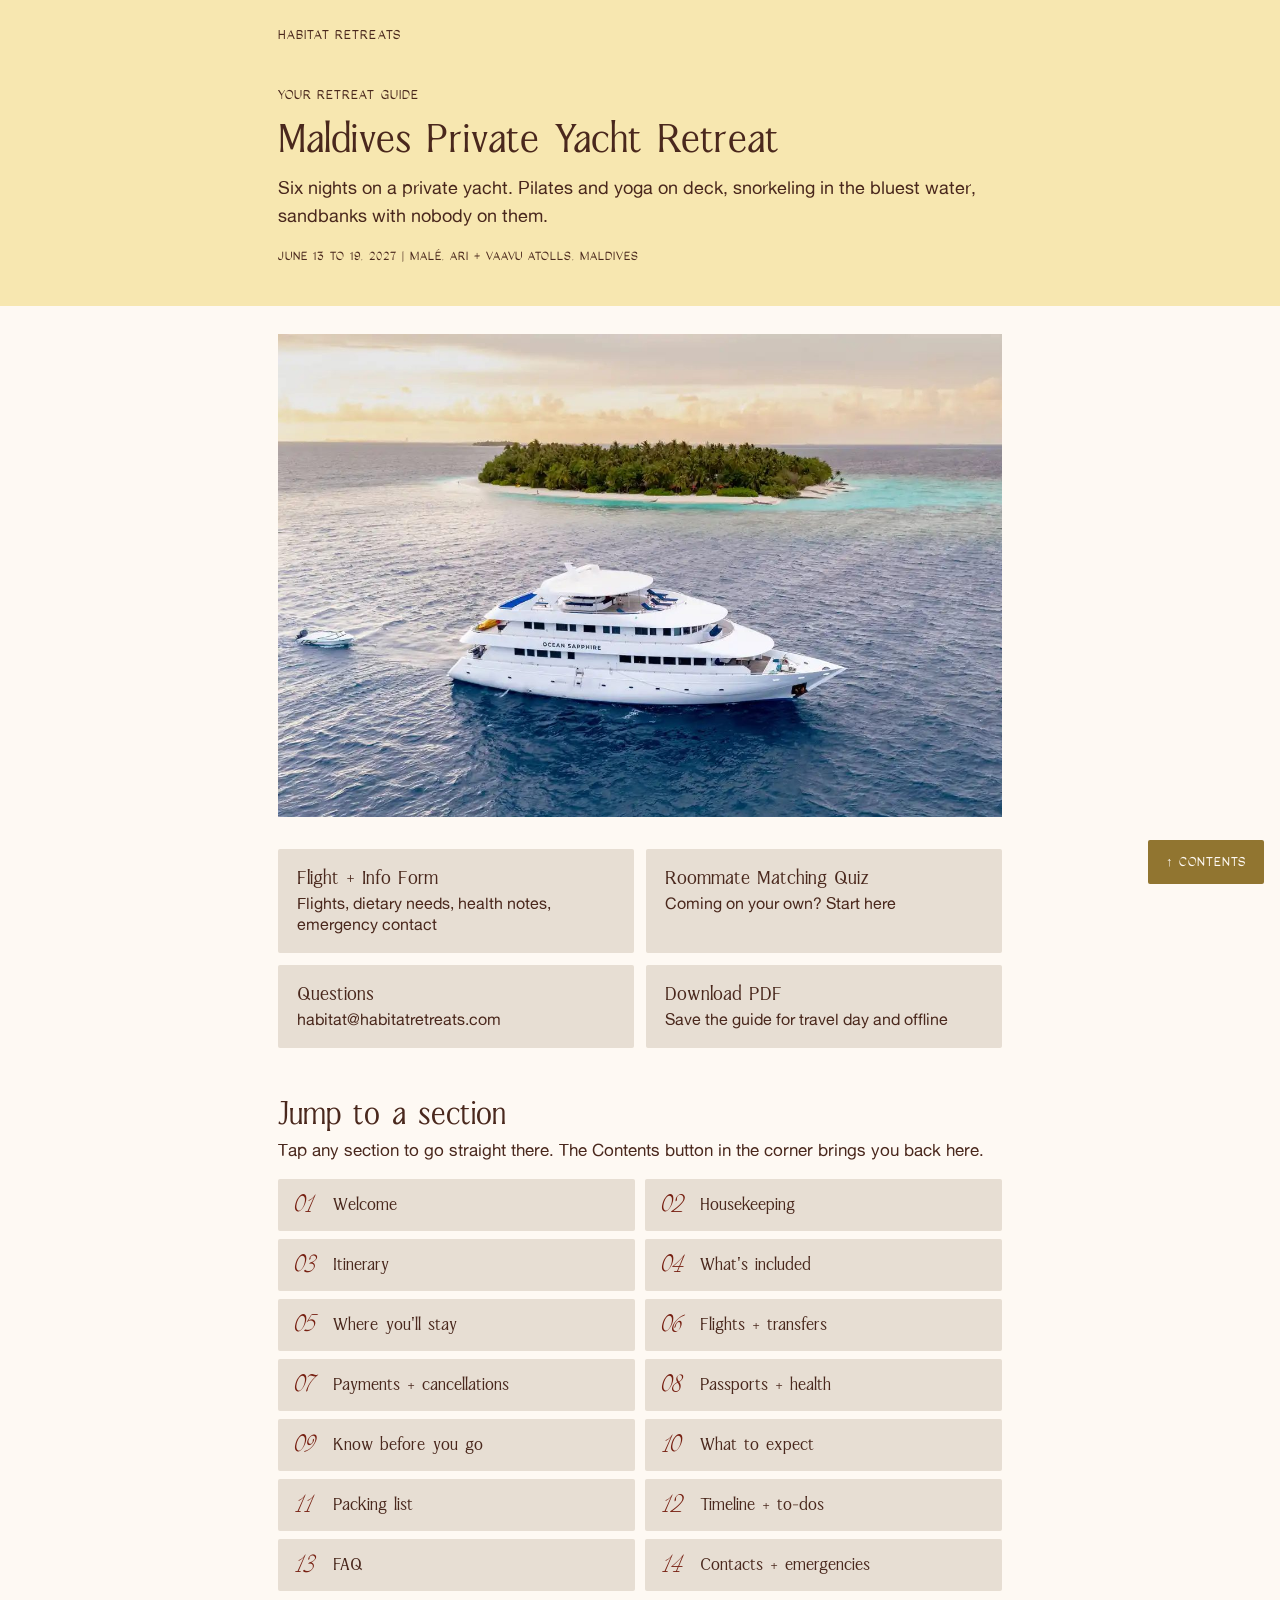
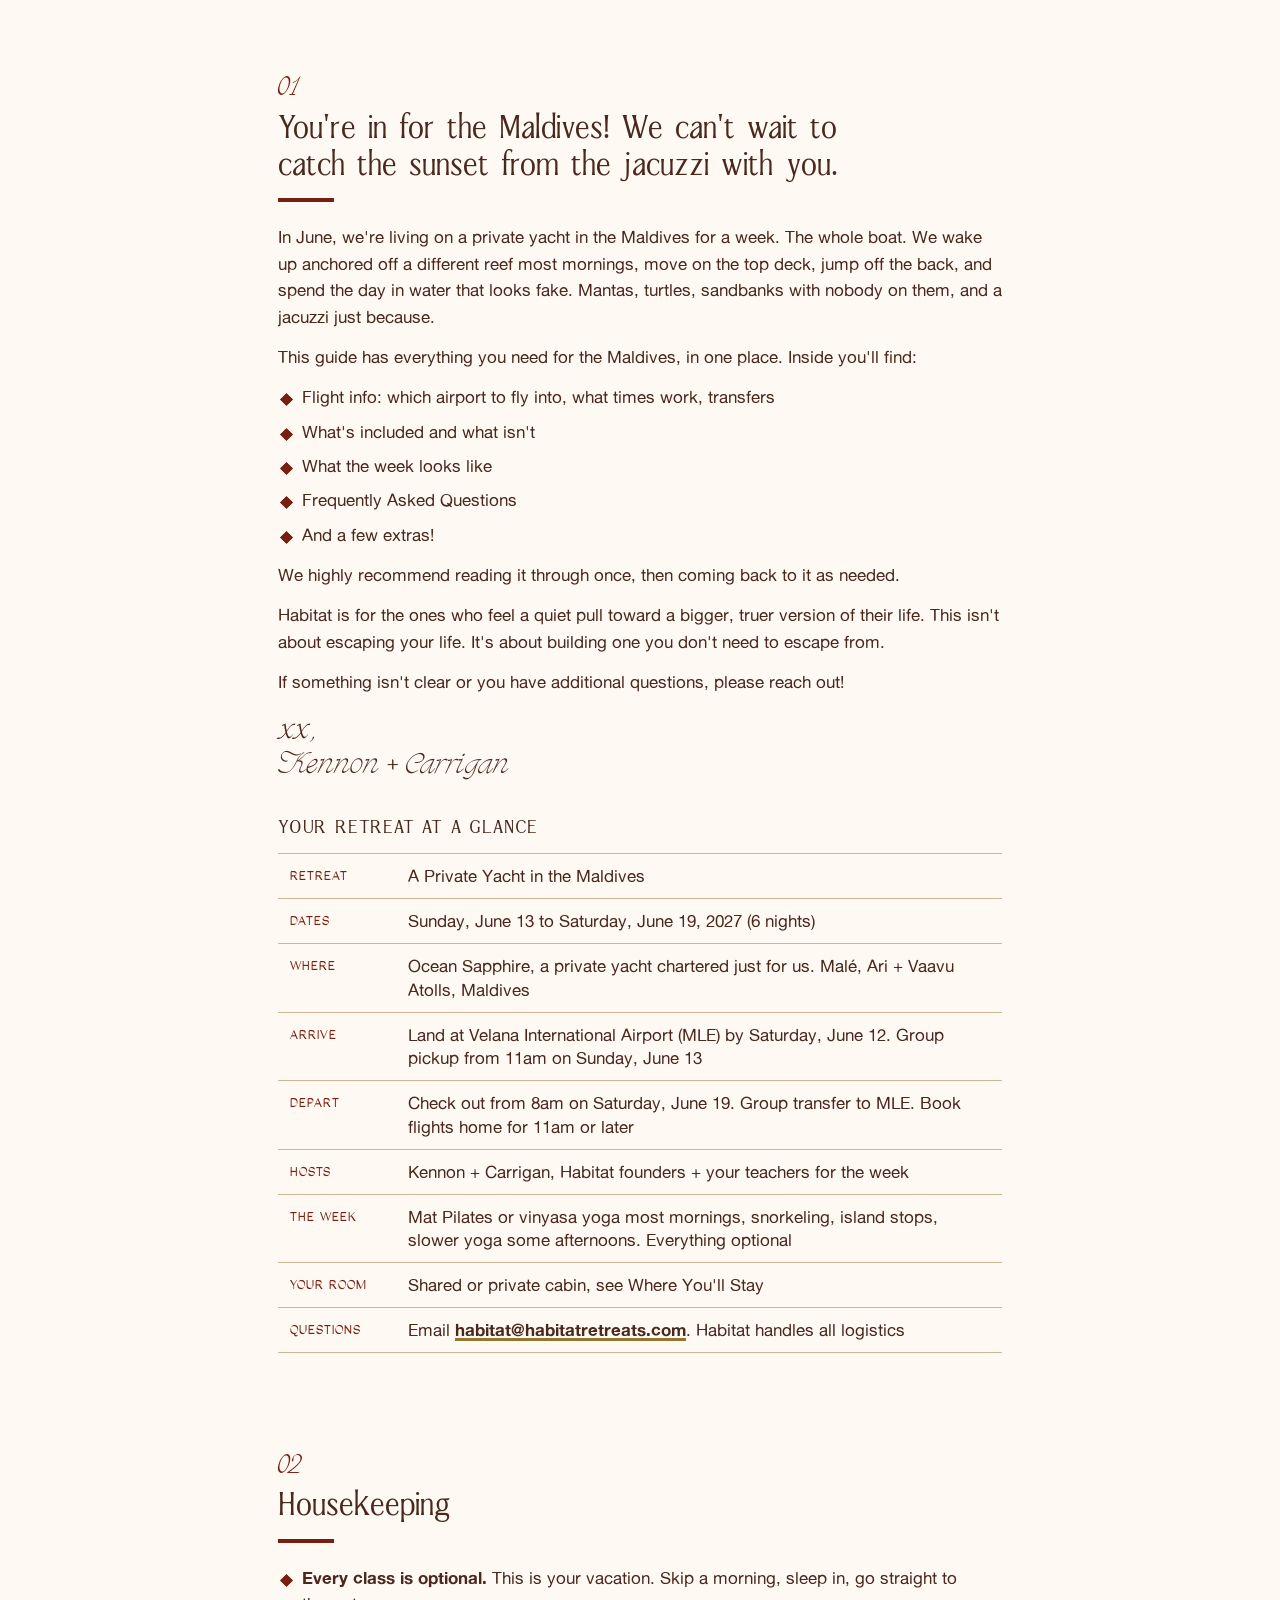
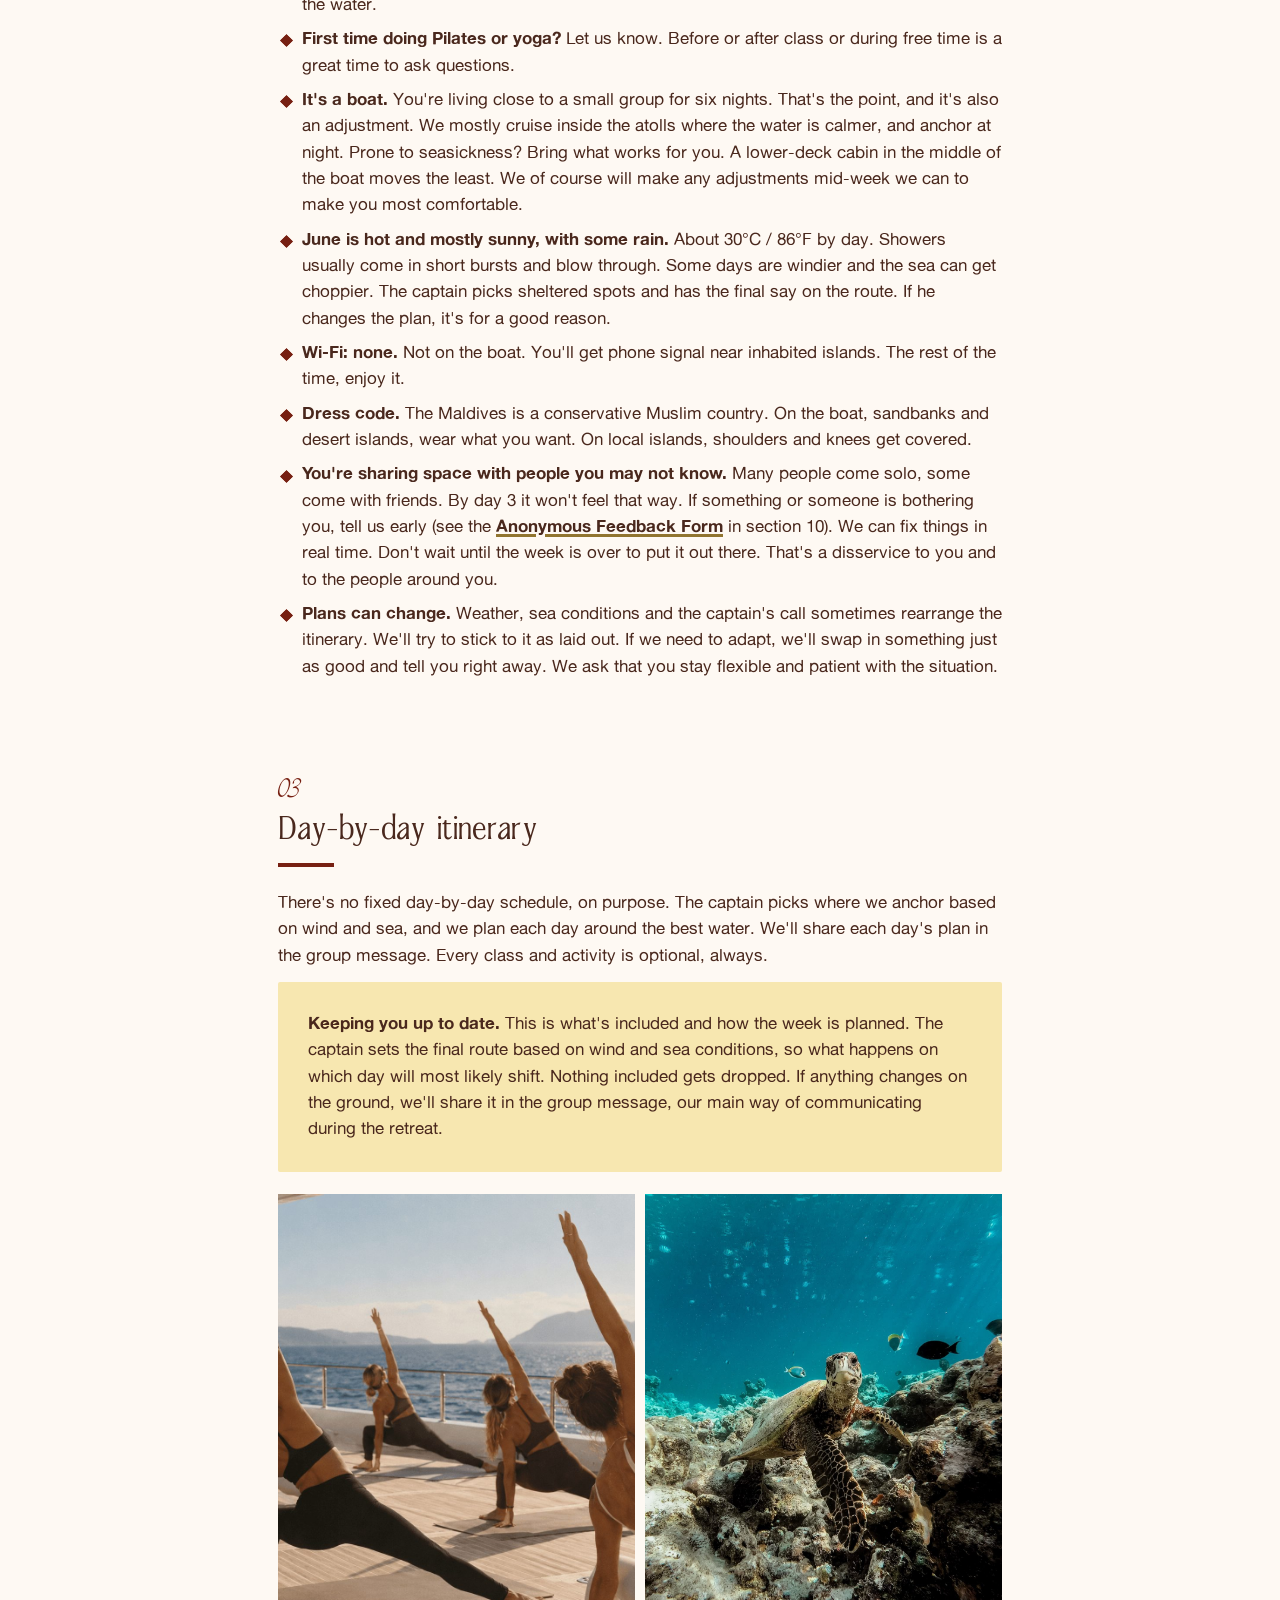
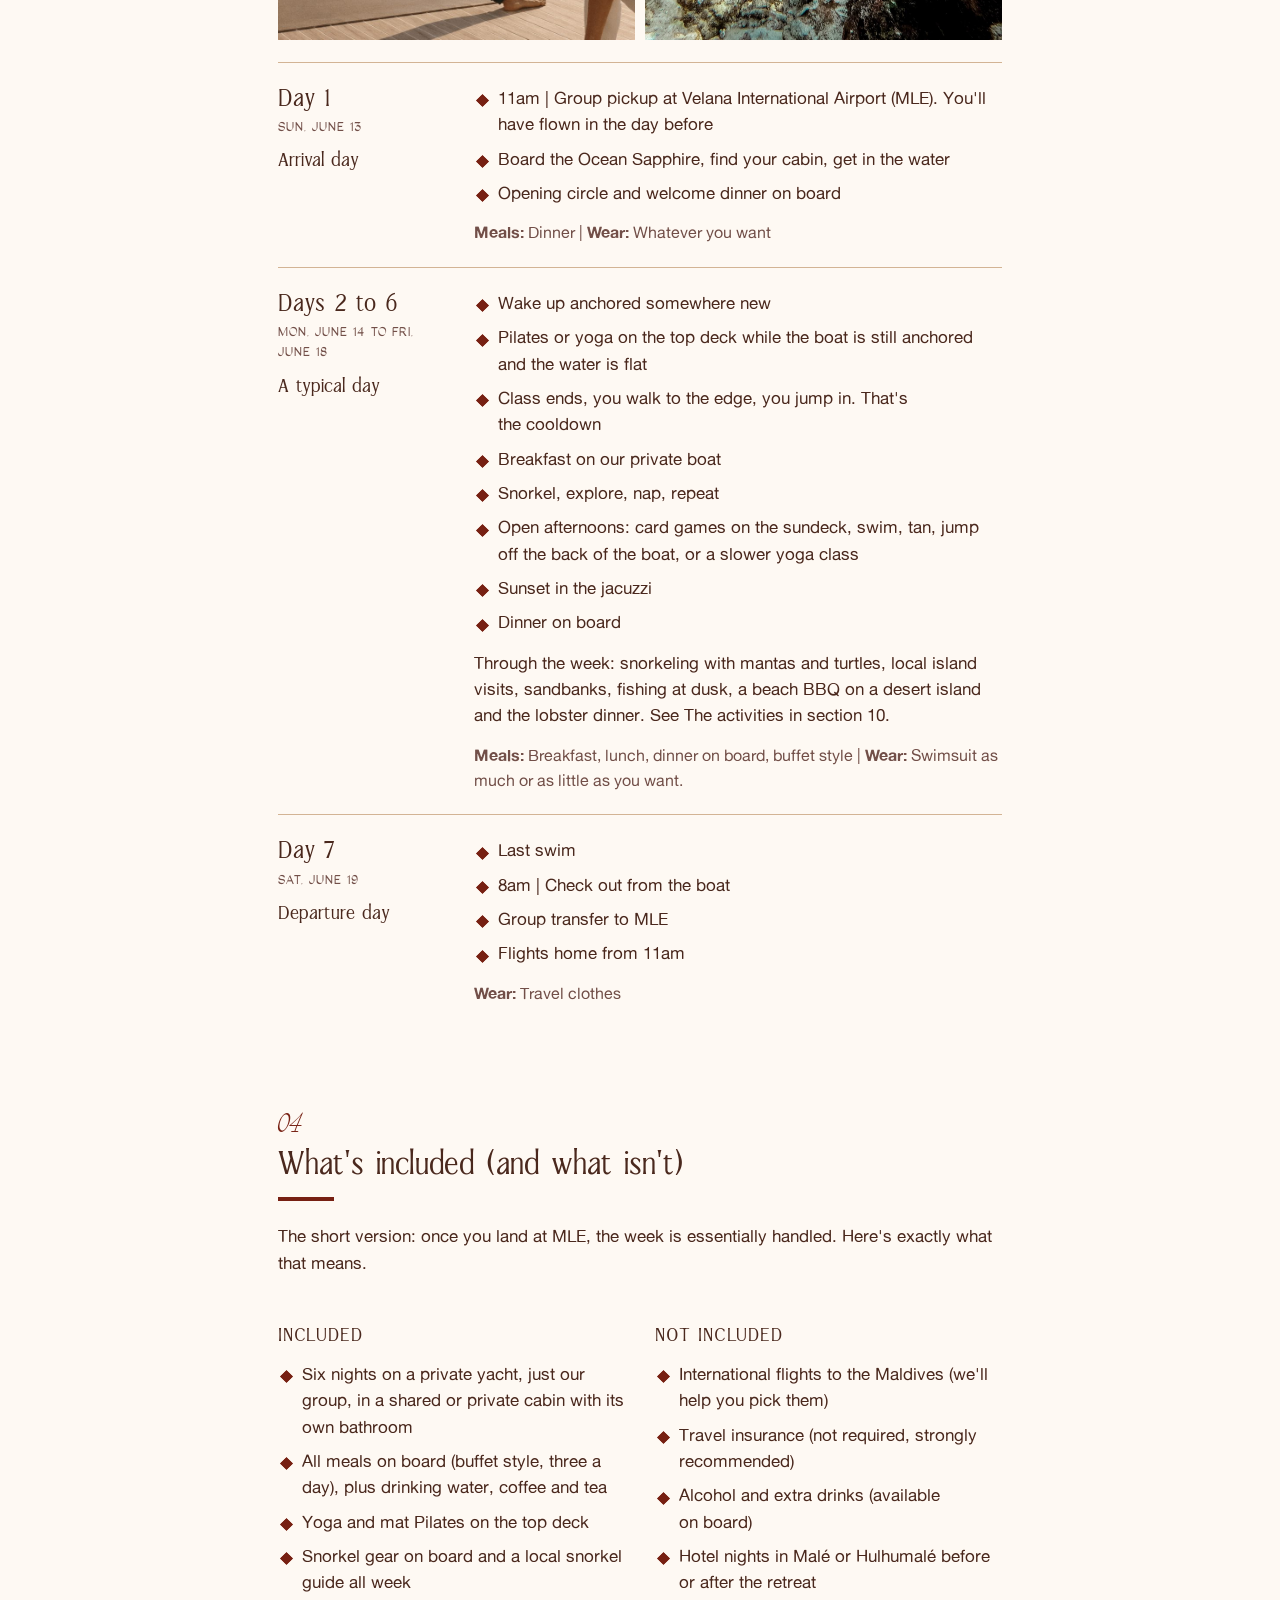
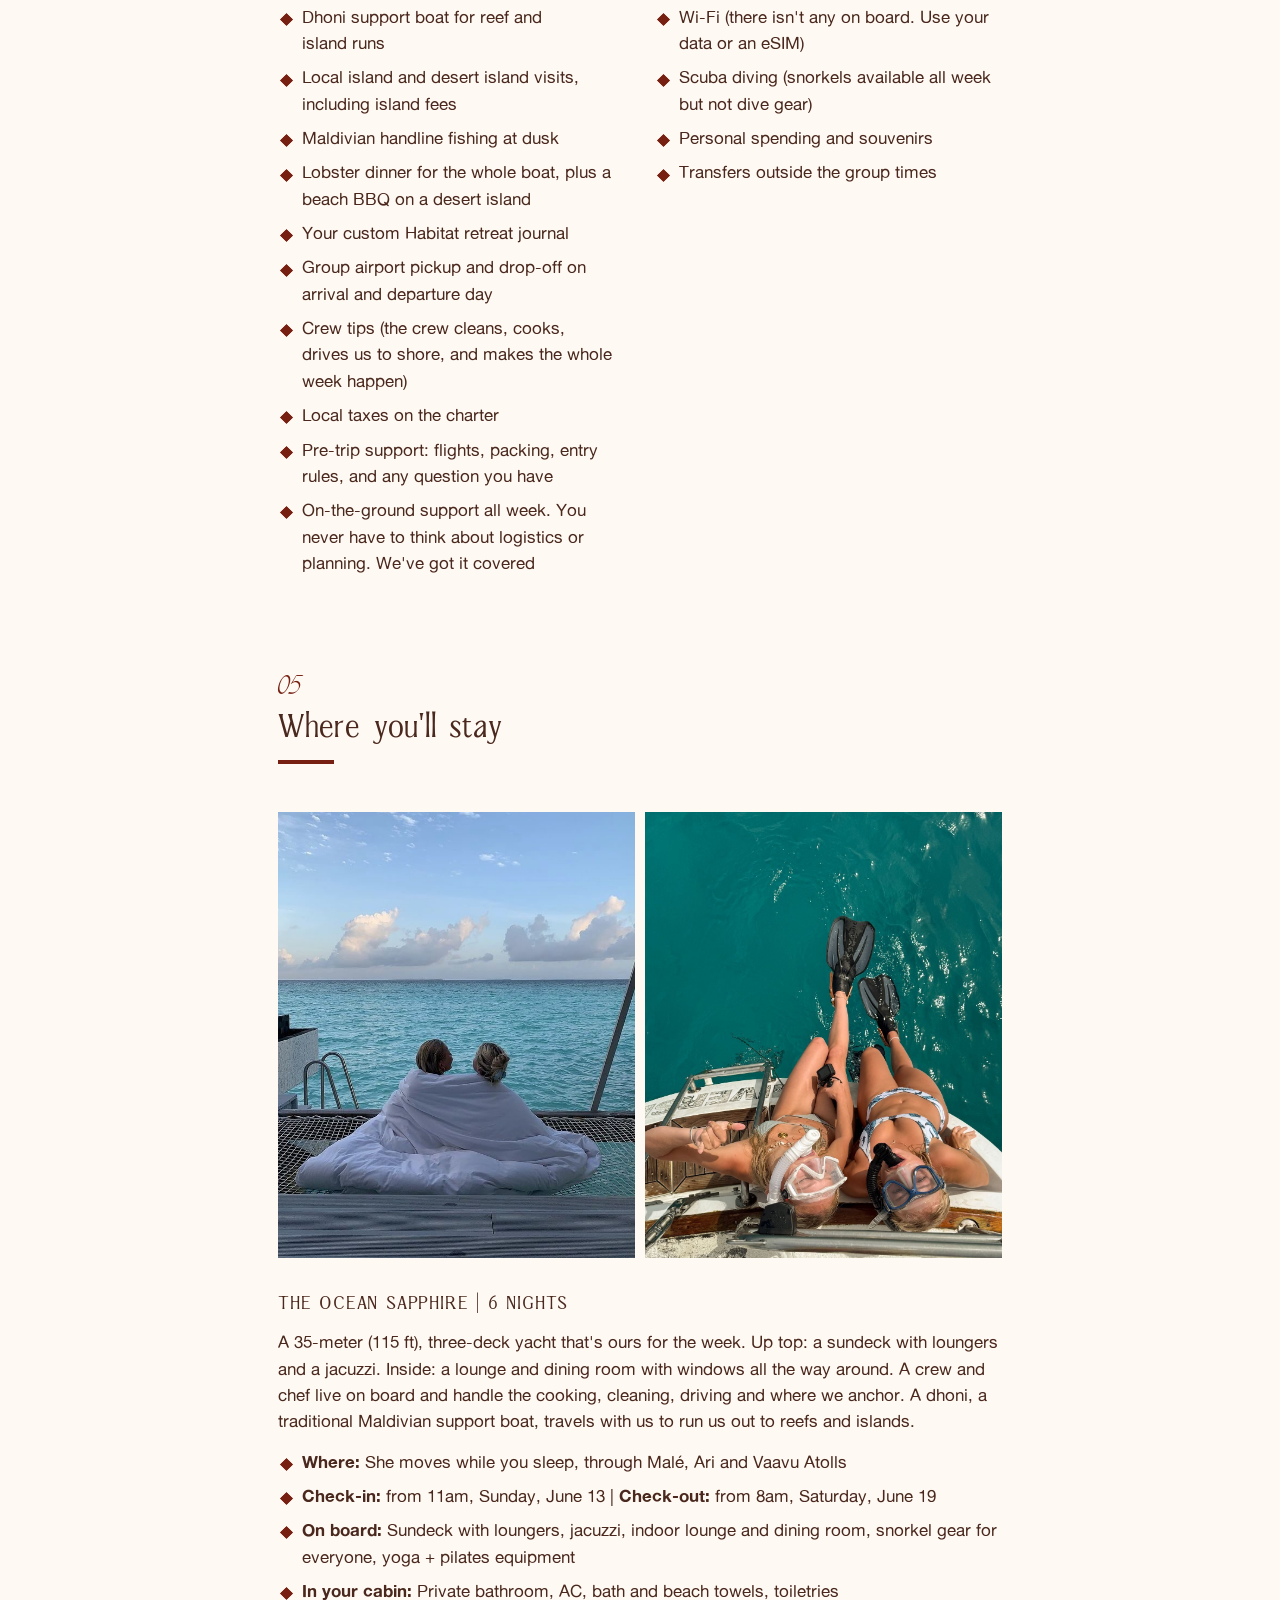
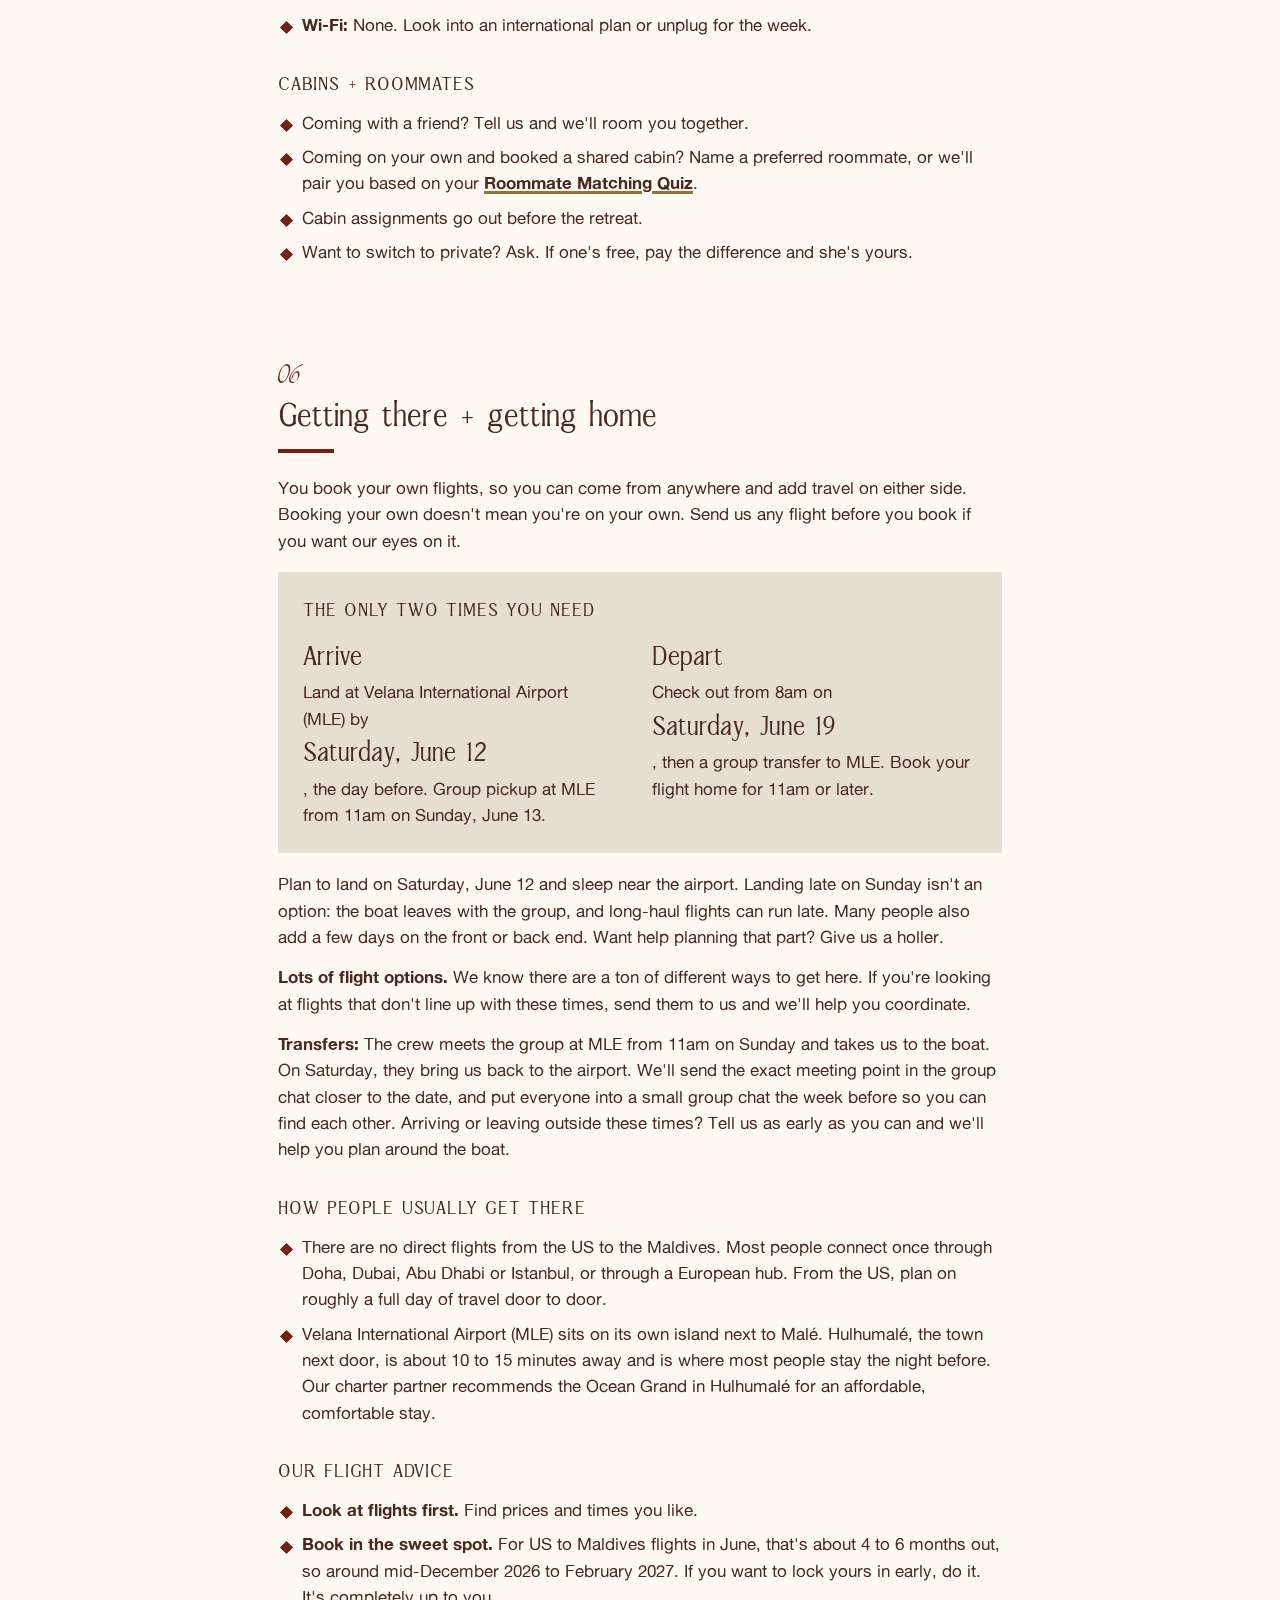
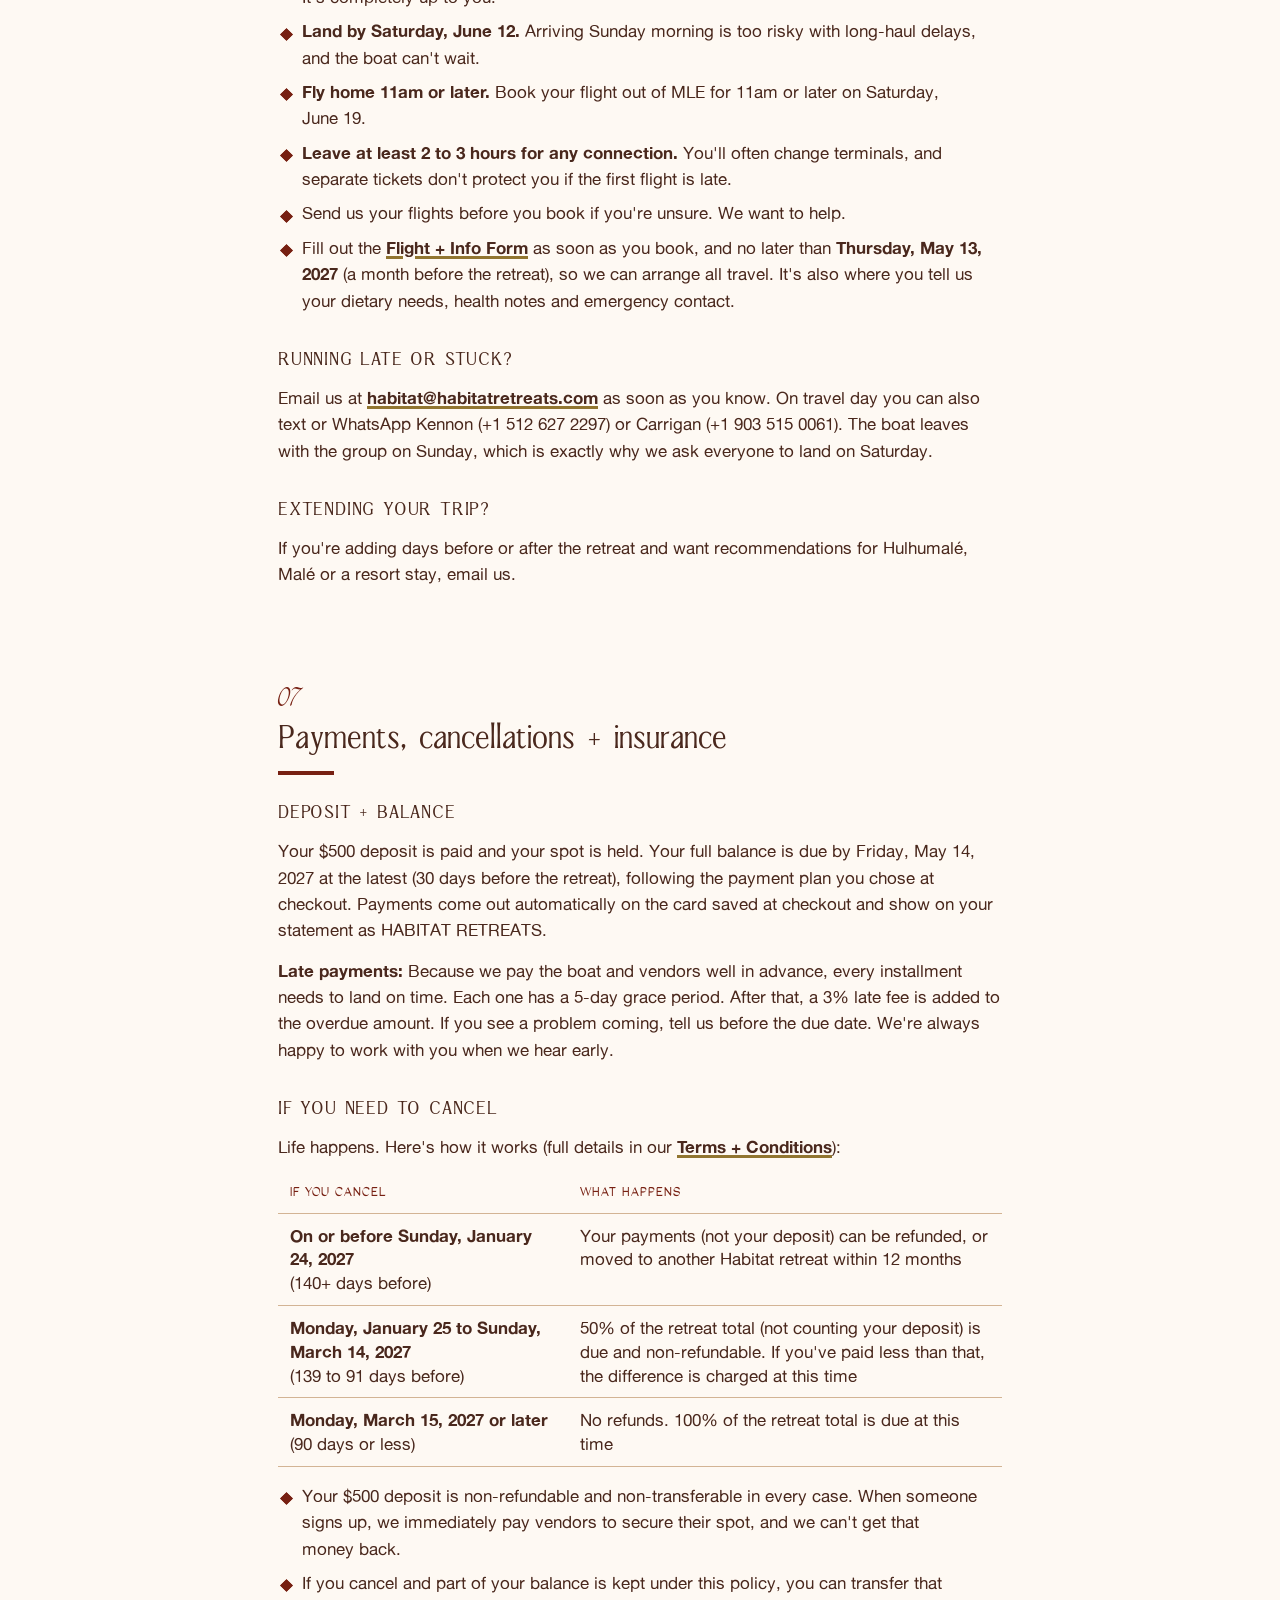
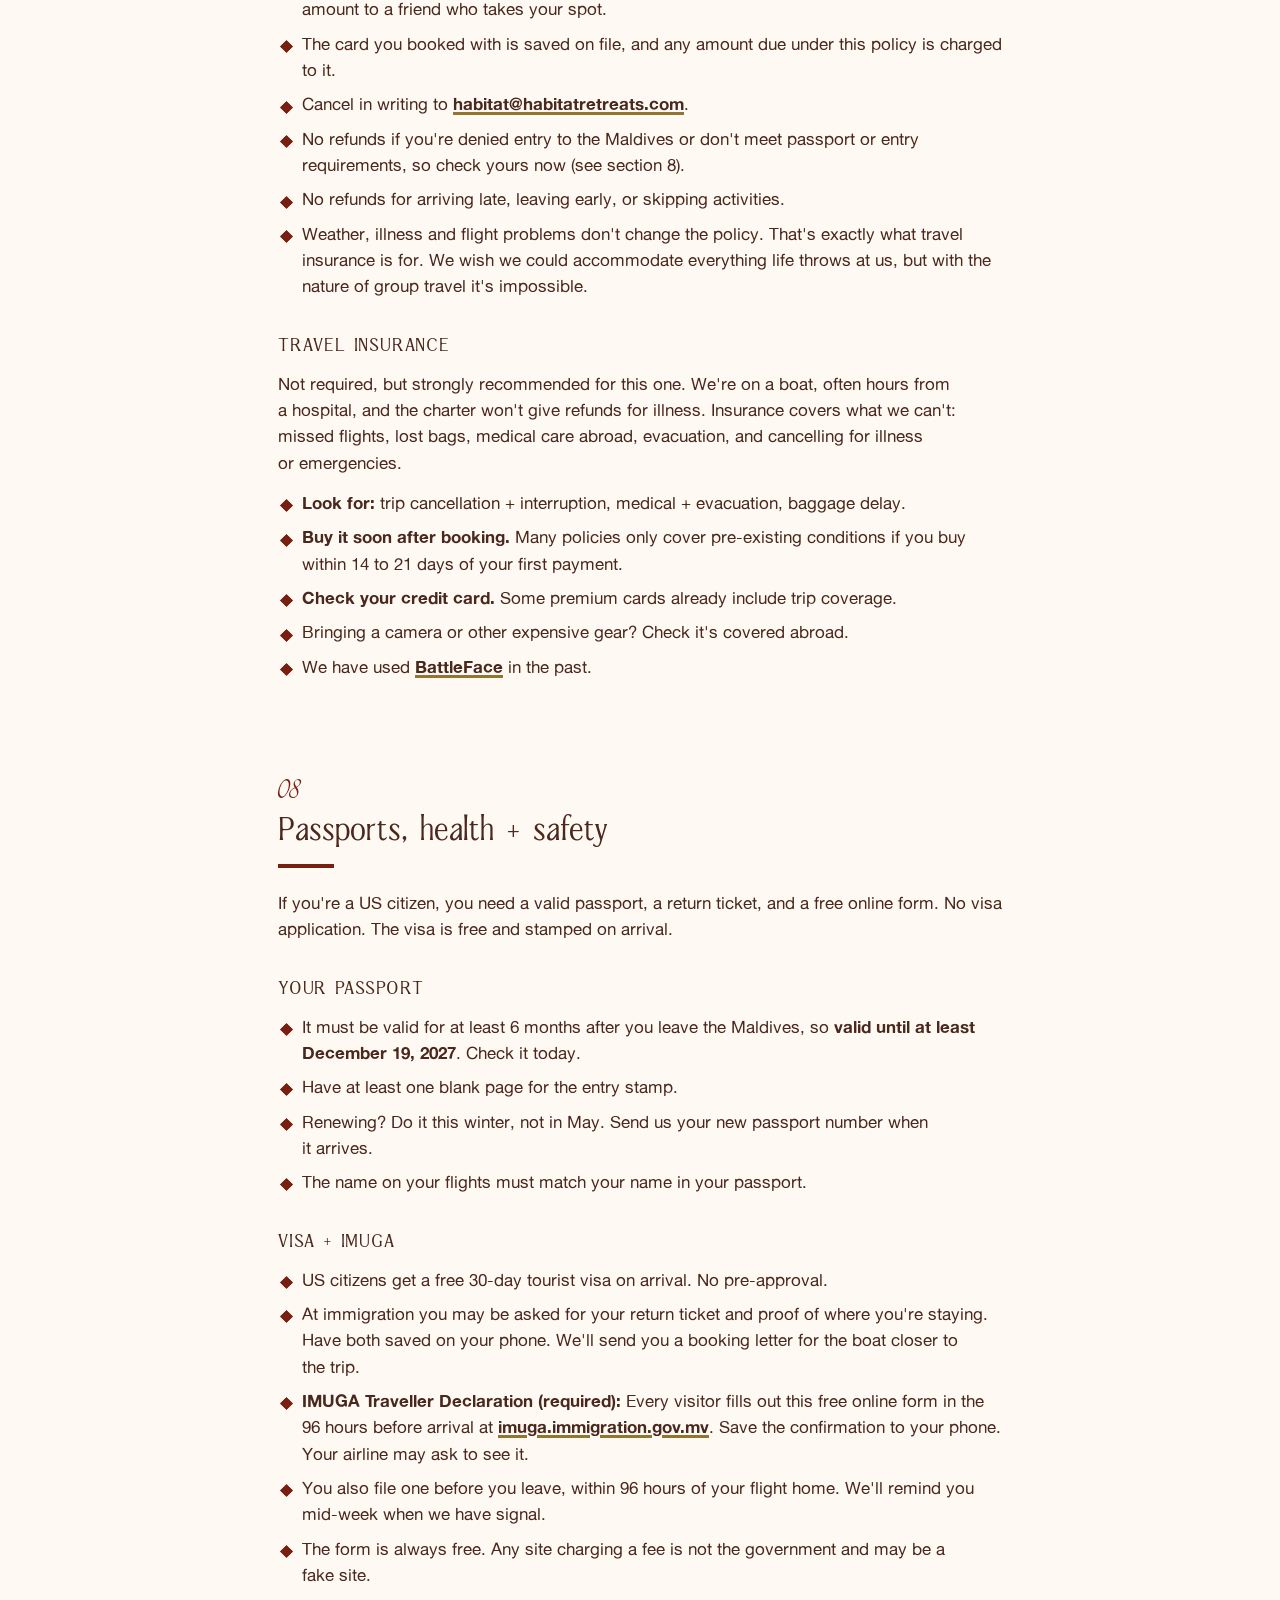
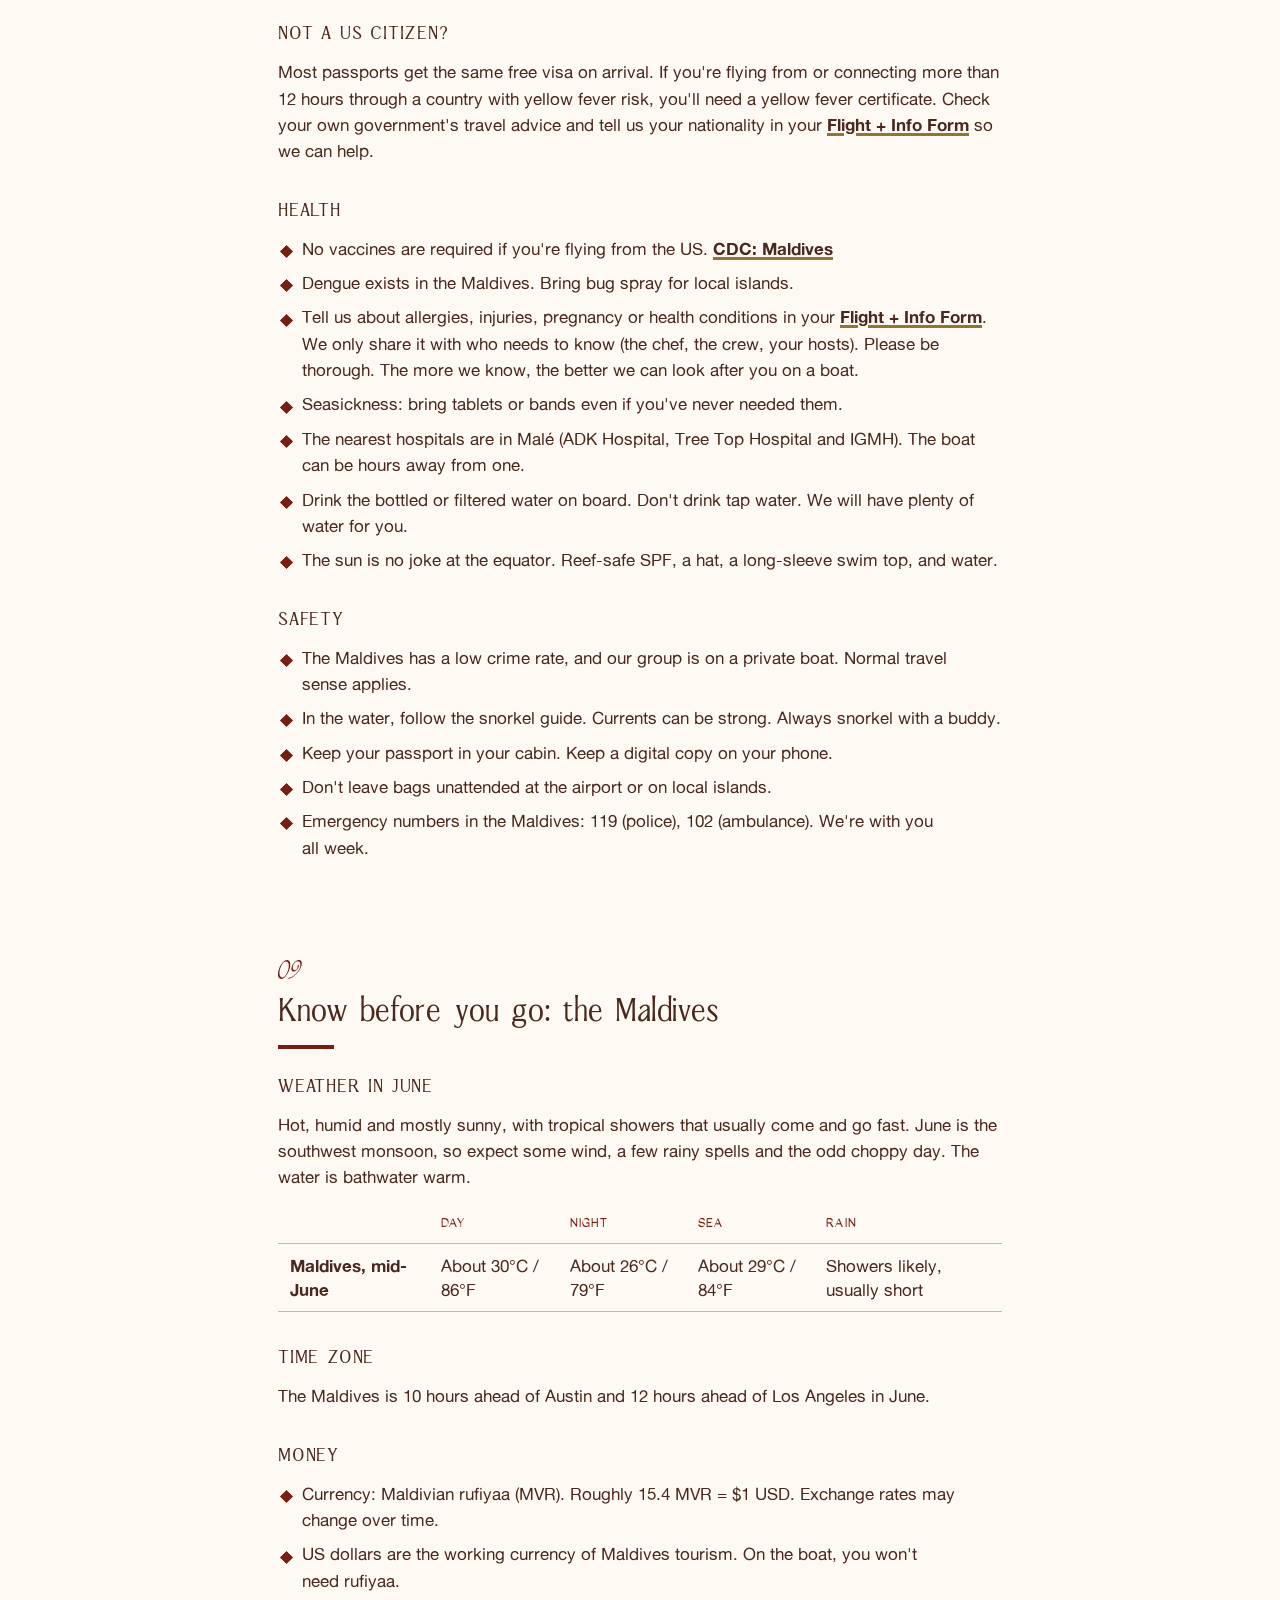
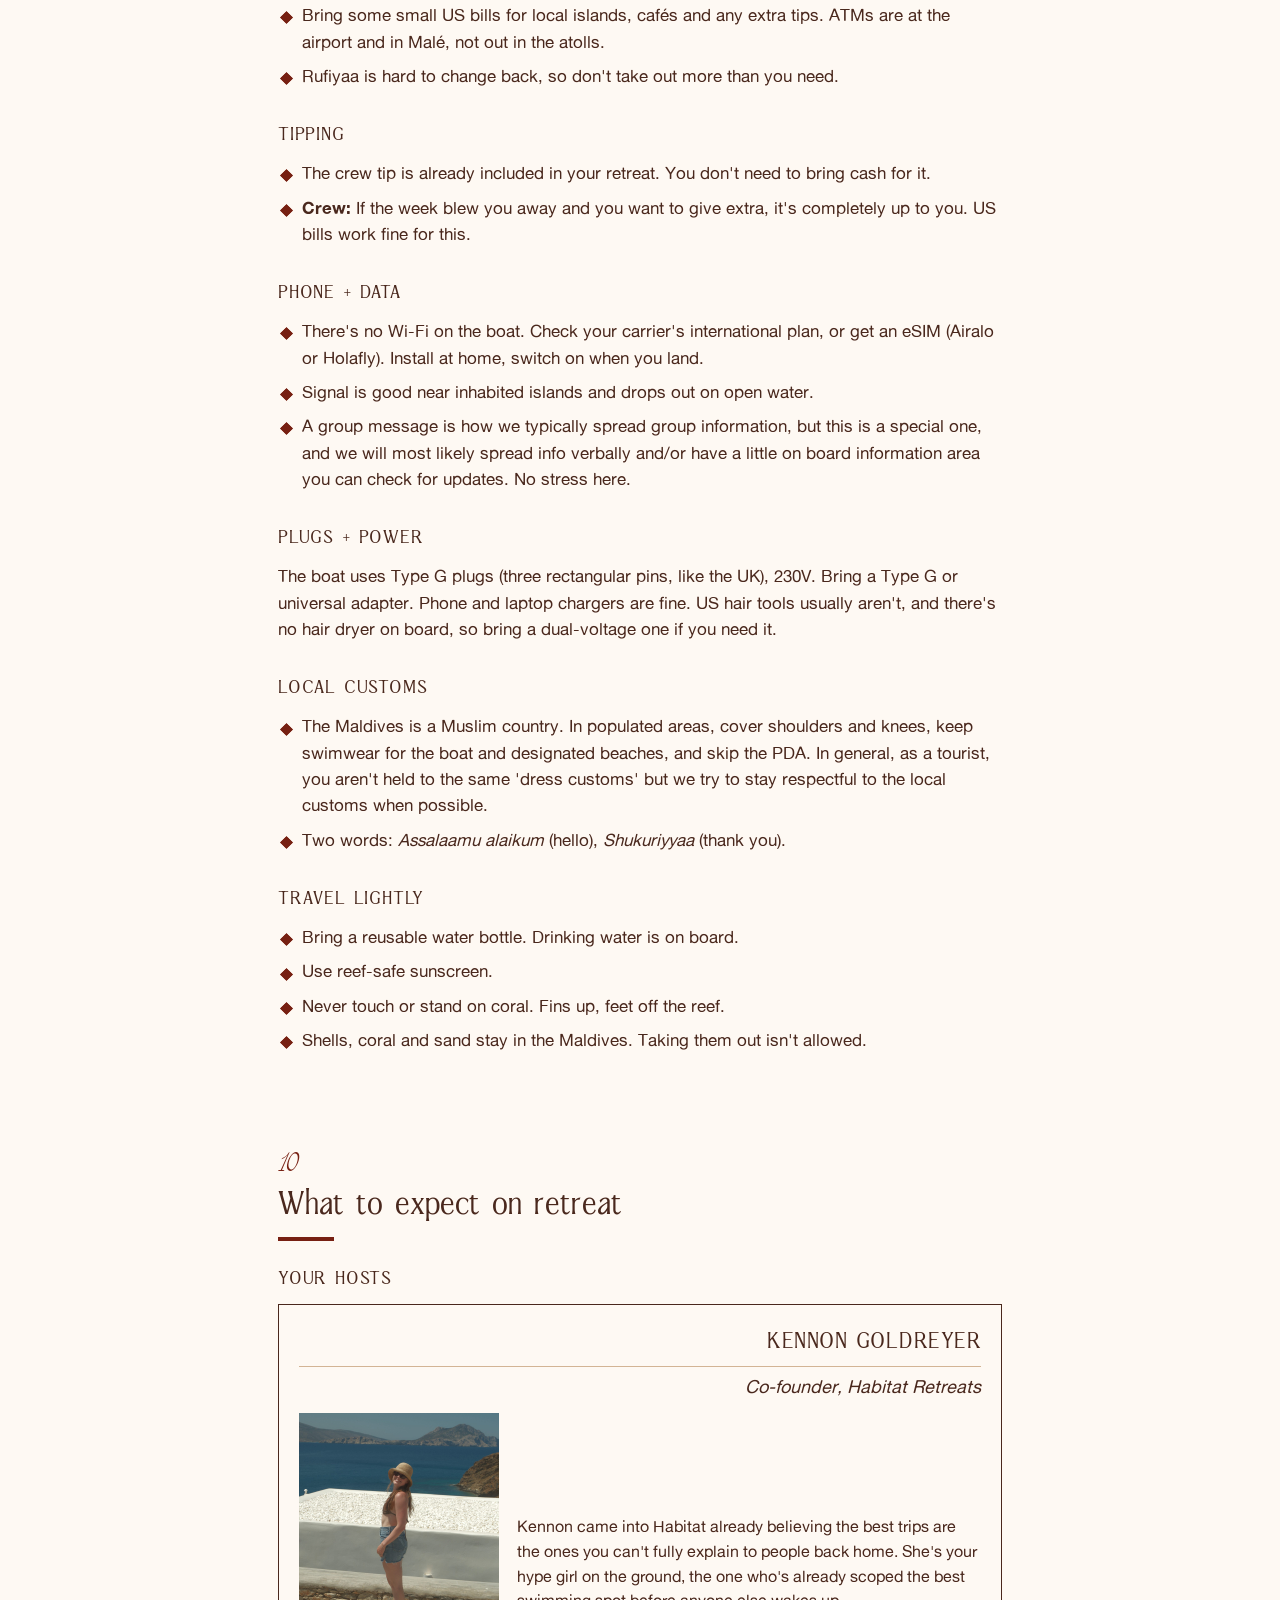
<file: maldives-2027/index.html>
<!doctype html>
<html lang="en">
<head>
<meta charset="utf-8">
<meta name="viewport" content="width=device-width, initial-scale=1, viewport-fit=cover">
<meta name="robots" content="noindex, nofollow">
<link rel="icon" href="[data-uri]">
<title>Maldives Retreat Guide 2027</title>
<meta name="description" content="Your guide to A Private Yacht in the Maldives, June 13 to 19, 2027.">
<meta property="og:title" content="A Private Yacht in the Maldives | Retreat Guide">
<meta property="og:description" content="Malé, Ari + Vaavu Atolls, Maldives. June 13 to 19, 2027.">
<link rel="preconnect" href="https://fonts.googleapis.com">
<link rel="preconnect" href="https://fonts.gstatic.com" crossorigin>
<style>
/* Habitat retreat guide template. One reading column, full-bleed paper, ink type + hairlines, one accent. Real photos only (habitatretreats.com or sent by Kennon, never venue photos), no colored section backgrounds except .callout. */
:root{
  /* ===== THEME TOKENS =====
     Habitat retreats: these are overridden by ../themes/habitat.css (linked after this <style>). Only set --retreat-bg/--retreat-fg below.
     Partner retreats: delete the habitat.css link and set the partner values here. See 05_DESIGN_SYSTEM.md.
     The values below are the Sarah Lord Photo (MOR27) partner theme, as a worked example. */
  --paper:#F9F5F1; --ink:#371715; --text:#371715; --accent:#E7DD87; --rule:rgba(55,23,21,.22);
  --display:'Cormorant','Cormorant Garamond',Garamond,serif;
  --body:'Cormorant Garamond','Cormorant',Garamond,Georgia,serif;
  --label:'Jost','Futura','Helvetica Neue',Arial,sans-serif;
  --script:'Cormorant',Garamond,serif;
  /* roles (partner default: derived from ink + accent) */
  --line-strong:var(--ink); --link-line:var(--accent); --hover-bg:var(--accent); --h2-bar:var(--accent);
  --bullet:var(--accent); --bullet-edge:var(--ink); --callout-bg:var(--accent); --callout-fg:var(--ink);
  --card:transparent; --card-border:var(--ink); --btn-bg:var(--ink); --btn-fg:var(--paper); --btn-hover-fg:var(--accent);
  --label-color:inherit; --hero-bg:transparent; --hero-fg:inherit; --hero-line:var(--ink);
  /* per retreat (Habitat brand guide: retreat color is used for the header band only) */
  --retreat-bg:#F7E7B0; --retreat-fg:#4A281D;
  color-scheme:light;
}
*{box-sizing:border-box}
html{background:var(--paper);scroll-behavior:smooth}
@media (prefers-reduced-motion:reduce){html{scroll-behavior:auto}}
body{margin:0;background:var(--paper);color:var(--text);font-family:var(--body);font-size:19px;line-height:1.55;-webkit-text-size-adjust:100%}
.wrap{max-width:760px;margin:0 auto;padding-left:max(18px,env(safe-area-inset-left,0px));padding-right:max(18px,env(safe-area-inset-right,0px))}
a{color:var(--ink);font-weight:600;text-decoration:underline;text-decoration-color:var(--link-line);text-decoration-thickness:3px;text-underline-offset:2px}
a:hover{background:var(--hover-bg)}
a:focus-visible{outline:2px solid var(--ink);outline-offset:3px}
mark{background:linear-gradient(transparent 58%,var(--hover-bg) 58%);color:inherit;padding:0 .08em}

/* header band */
.band{background:var(--hero-bg);color:var(--hero-fg)}
.band a{color:inherit}
.top{display:flex;justify-content:space-between;gap:12px;padding-block:26px 0;color:var(--label-color);font-family:var(--label);font-size:11px;letter-spacing:.24em;text-transform:uppercase}
.hero{text-align:left;padding-block:40px 32px;border-bottom:1px solid var(--hero-line)}
.hero .eyebrow{font-family:var(--label);font-size:12px;letter-spacing:.24em;text-transform:uppercase}
.hero h1{color:inherit;margin:10px 0 0;font-family:var(--display);font-weight:500;font-size:clamp(38px,6.5vw,58px);line-height:.98;letter-spacing:-.005em;text-wrap:balance}
.hero h1 em{font-style:italic;font-weight:400}
.hero .sub{margin:12px 0 0;font-size:21px;font-style:italic}
.hero .when{margin-top:16px;font-family:var(--label);font-size:12px;line-height:1.9;letter-spacing:.18em;text-transform:uppercase}
.hero .collab{margin-top:14px;font-family:var(--script);font-style:italic;font-size:24px}
.contacts-top{list-style:none;margin:12px 0 0;padding:0;display:flex;flex-wrap:wrap;gap:6px 26px;font-size:18px}
.contacts-top b{font-weight:600}

/* quick links */
.quick{display:grid;grid-template-columns:repeat(auto-fit,minmax(min(300px,100%),1fr));gap:12px;padding-block:32px 8px}
.quick a{display:flex;flex-direction:column;gap:4px;padding:16px 18px;min-height:44px;background:var(--card);border:1px solid var(--card-border);text-decoration:none;font-weight:400;transition:background .15s}
.quick a:hover{background:var(--hover-bg)}
.quick a b{font-family:var(--display);font-weight:600;font-size:23px;line-height:1.1}
.quick a span{font-size:16px;line-height:1.35}

/* jump grid */
.toc{margin-top:40px;scroll-margin-top:16px}
.toc h2{margin:0;font-family:var(--display);font-weight:500;font-size:clamp(30px,5vw,38px)}
.toc p{margin:4px 0 16px;font-size:17px}
.toc nav{display:grid;grid-template-columns:repeat(2,minmax(0,1fr));gap:8px 10px}
.toc nav a{display:flex;align-items:center;gap:12px;min-height:52px;padding:10px 16px;background:var(--card);border:1px solid var(--rule);text-decoration:none;font-family:var(--display);font-weight:600;font-size:21px;line-height:1.2;white-space:nowrap;transition:background .15s,border-color .15s}
.toc nav a i{font-family:var(--script);font-style:italic;font-weight:500;font-size:24px;line-height:1;min-width:26px}
.toc nav a:hover,.toc nav a:focus-visible{background:var(--hover-bg);border-color:var(--ink)}

/* sections */
.sec{padding-top:76px;scroll-margin-top:12px}
.num{display:block;color:var(--label-color);font-family:var(--script);font-style:italic;font-size:26px}
h2.st{margin:2px 0 22px;color:var(--ink);font-family:var(--display);font-weight:500;font-size:clamp(34px,6vw,46px);line-height:1.05;text-wrap:balance}
h2.st::after{content:'';display:block;width:56px;height:4px;margin-top:14px;background:var(--h2-bar)}
h3{margin:30px 0 10px;color:var(--label-color);font-family:var(--label);font-weight:500;font-size:13px;letter-spacing:.2em;text-transform:uppercase}
p{margin:0 0 14px;text-wrap:pretty}
.lead{font-family:var(--display);font-size:25px;line-height:1.35;font-style:italic}
ul.d{list-style:none;margin:0 0 14px;padding:0}
ul.d li{position:relative;padding-left:24px;margin:0 0 8px;text-wrap:pretty}
ul.d li::before{content:'';position:absolute;left:4px;top:.66em;width:7px;height:7px;border:1px solid var(--bullet-edge);background:var(--bullet);transform:rotate(45deg)}
ul.check li::before{width:12px;height:12px;top:.42em;left:0;border:1.5px solid var(--bullet-edge);background:transparent;transform:none}
.note{font-size:16px}
b,strong{font-weight:600}
.q{font-weight:600}
.tw{overflow-x:auto;margin:6px 0 16px}
table{width:100%;border-collapse:collapse;font-size:17px;line-height:1.4}
.tw table{min-width:460px}
.tw table.kv{min-width:0}
th{text-align:left;padding:10px 12px;font-family:var(--label);font-weight:500;font-size:11px;letter-spacing:.16em;text-transform:uppercase;border-bottom:1.5px solid var(--line-strong)}
td{border-bottom:1px solid var(--rule);padding:10px 12px;vertical-align:top}
table.kv{border-top:1.5px solid var(--line-strong)}
table.kv td:first-child{width:118px;font-family:var(--label);font-size:11px;letter-spacing:.16em;text-transform:uppercase;padding-top:14px}
.callout{background:var(--callout-bg);color:var(--callout-fg);padding:28px 30px 16px;margin:6px 0 10px}
.callout h2.st::after{background:var(--callout-fg)}
.callout ul.d li::before{background:var(--paper)}
.frame{background:var(--card);border:1px solid var(--card-border);padding:22px 24px 10px;margin:18px 0}

/* itinerary */
.day{display:grid;grid-template-columns:170px minmax(0,1fr);gap:26px;padding:22px 0 8px;border-top:1px solid var(--rule)}
.days .day:first-child{border-top:1.5px solid var(--line-strong)}
.day .when b{display:block;font-family:var(--display);font-weight:600;font-size:26px;line-height:1.05}
.day .when span{display:block;font-family:var(--label);font-size:11px;letter-spacing:.18em;text-transform:uppercase;margin-top:6px}
.day .when em{display:block;font-family:var(--display);font-size:21px;margin-top:6px}
.meta{font-size:16px}

/* venues + hosts */
.venue{margin:10px 0 26px;padding-top:4px}
.hosts{display:grid;grid-template-columns:repeat(2,minmax(0,1fr));gap:22px;margin-bottom:12px}
.host{border-top:1.5px solid var(--line-strong);padding-top:14px}
.host b{display:block;font-family:var(--display);font-size:25px;font-weight:600;line-height:1.1}
.host i{display:block;margin-bottom:8px}
.host p{font-size:17px}
.two{display:grid;grid-template-columns:repeat(2,minmax(0,1fr));gap:0 30px}
.times{display:grid;grid-template-columns:repeat(2,minmax(0,1fr));gap:24px}
.times b{display:block;font-family:var(--display);font-weight:600;font-size:28px}
.tl{display:grid;grid-template-columns:200px minmax(0,1fr);gap:24px;padding:18px 0 4px;border-top:1px solid var(--rule)}
.tls .tl:first-child{border-top:1.5px solid var(--line-strong)}
.tl > div:first-child{font-family:var(--display);font-weight:600;font-size:22px;line-height:1.15}

/* contacts + footer */
.ctw{overflow-x:auto}
.ctw table{min-width:520px}
.addr{margin-top:14px;padding:14px 18px;background:var(--card);border:1px solid var(--card-border);display:flex;flex-direction:column;gap:4px;font-size:17px}
.addr span{font-family:var(--label);font-size:11px;letter-spacing:.18em;text-transform:uppercase}
footer{margin-top:80px}
footer .wrap{padding-block:40px 64px;border-top:1px solid var(--line-strong);text-align:center}
footer .big{font-family:var(--script);font-style:italic;font-size:clamp(32px,5vw,42px);line-height:1.1}
footer .meta2{margin-top:12px;font-family:var(--label);font-size:12px;letter-spacing:.14em;text-transform:uppercase;line-height:2}
.totop{position:fixed;right:max(16px,env(safe-area-inset-right,0px));bottom:calc(16px + env(safe-area-inset-bottom,0px));z-index:20;display:inline-flex;align-items:center;min-height:44px;padding:0 18px;background:var(--btn-bg);color:var(--btn-fg);font:500 12px/1 var(--label);letter-spacing:.16em;text-transform:uppercase;text-decoration:none;box-shadow:0 4px 14px rgba(55,23,21,.22)}
.totop:hover{background:var(--btn-bg);color:var(--btn-hover-fg)}

@media (max-width:680px){
  body{font-size:18px}
  .hero{padding-block:28px 24px}
  .contacts-top{flex-direction:column}
  .day,.tl{grid-template-columns:minmax(0,1fr);gap:8px}
  .hosts,.two,.times{grid-template-columns:minmax(0,1fr)}
  .callout{padding:22px 18px 10px}
  .toc nav a{font-size:18px;padding:8px 12px;gap:10px}
}
@media (max-width:520px){
  .toc nav{grid-template-columns:minmax(0,1fr)}
  .toc nav a i{font-size:20px;min-width:22px}
  table.kv td:first-child{width:90px}
}

/* photos (optional: only add a photo element when a real photo file exists in <slug>/photos/) */
.photo{margin:0 0 18px;background:var(--card)}
.photo img{display:block;width:100%;height:auto;aspect-ratio:var(--ratio,3/2);object-fit:cover}
.photo figcaption{font-size:14px;line-height:1.4;padding-top:8px;color:var(--text);opacity:.8}
.photo-wide{margin:26px 0}
.photo-pair{display:grid;grid-template-columns:repeat(2,minmax(0,1fr));gap:10px;margin:22px 0}
.photo-pair .photo{margin:0}
.photo-pair .photo img{--ratio:4/5}
.hero-photo{margin:0;position:relative}
.hero-photo img{display:block;width:100%;height:auto;aspect-ratio:21/9;object-fit:cover}
/* host cards, modeled on the habitatretreats.com hosts section: bordered card, name over a hairline, italic title, square photo beside the bio, every other card mirrored. Never round headshots. */
.host-card{border:1px solid var(--ink);padding:18px 20px;margin-bottom:14px;break-inside:avoid}
.host-card .host-name{font-family:var(--display);font-size:24px;color:var(--ink);letter-spacing:.02em;text-align:right;border-bottom:1px solid var(--rule);padding-bottom:6px}
.host-card .host-title{font-style:italic;font-size:18px;text-align:right;margin:6px 0 12px}
.host-card .host-body{display:grid;grid-template-columns:200px 1fr;gap:18px;align-items:end}
.host-card .host-body img{width:100%;aspect-ratio:1/1;object-fit:cover;display:block}
.host-card .host-body p{margin:0;font-size:16px}
.host-card.flip .host-name,.host-card.flip .host-title{text-align:left}
.host-card.flip .host-body{grid-template-columns:1fr 200px}
.host-card.flip .host-body img{order:2}
.host-card.flip .host-body p{text-align:right}
@media (max-width:560px){.host-card .host-body,.host-card.flip .host-body{grid-template-columns:1fr}.host-card.flip .host-body img{order:0}.host-card.flip .host-body p{text-align:left}}
@media (max-width:520px){.photo-pair{grid-template-columns:minmax(0,1fr)}.hero-photo img{aspect-ratio:3/2}}

@media print{
  @page{size:8.5in 11in;margin:.6in .65in .65in}
  html,body{background:var(--paper);-webkit-print-color-adjust:exact;print-color-adjust:exact}
  body{font-size:15.5px}
  .wrap{max-width:none;padding:0}
  .totop{display:none}
  .top{padding-top:0}
  .hero{padding-block:8px 18px}
  .quick{break-before:auto}
  .quick{padding-top:18px}
  .toc{margin-top:14px}
  .toc p{display:none}
  .toc h2{font-size:26px;margin-bottom:8px}
  .toc nav{gap:5px 8px}
  .toc nav a{min-height:30px;padding:3px 12px;font-size:15px}
  .toc nav a i{font-size:17px}
  .quick a{padding:10px 14px}
  .sec{break-before:page;padding-top:0}
  .photo,.photo-pair,.hero-photo,.host-card{break-inside:avoid}
  .photo img,.hero-photo img{max-height:3.6in}
  h2.st,h3,.num{break-after:avoid}
  li,tr,.day,.tl,.host,.times,.addr,.frame{break-inside:avoid}
  footer{margin-top:24px;break-inside:avoid;break-before:avoid}
  footer .wrap{padding:18px 0 0}
  footer .big{font-size:28px}
  footer .meta2{display:none}
}
table.kv td{overflow-wrap:anywhere}
.hero-col{margin-top:28px}.hero-col img{aspect-ratio:3/2!important}@media print{.hero-col{margin-top:10px}.hero-col img{max-height:1.45in!important;object-position:50% 60%}}
@media print{.hero-photo img{max-height:1.9in}.photo-pair .photo img{max-height:2.5in}.photo-pair{margin:12px 0}#itinerary .photo-pair .photo img{max-height:1.9in}#itinerary .day{padding-top:14px}#included,#getting-there,#stay,#timeline{font-size:14.5px}#included ul.d li,#getting-there ul.d li{margin-bottom:5px}#stay .photo-pair .photo img,#timeline .photo-pair .photo img{max-height:1.6in}#timeline .tl{padding-top:10px}}
.signoff{font-family:var(--script);font-style:italic;font-size:28px;line-height:1.2;margin-top:20px;color:var(--ink)}
</style>
<link rel="stylesheet" href="../fonts/habitat-fonts.css">
<link rel="stylesheet" href="../themes/habitat.css">
</head>
<body>

<header class="band">
<div class="wrap">
  <div class="top"><span>Habitat Retreats</span></div>
  <div class="hero">
    <div class="eyebrow">Your retreat guide</div>
    <h1>Maldives <em>Private Yacht Retreat</em></h1>
    <p class="sub">Six nights on a private yacht. Pilates and yoga on deck, snorkeling in the bluest water, sandbanks with nobody on them.</p>
    <div class="when">June 13 to 19, 2027 | Malé, Ari + Vaavu Atolls, Maldives</div>
  </div>
</div>
</header>
<div class="wrap"><figure class="hero-photo hero-col"><img src="photos/hero-yacht-island.jpg" alt="The Ocean Sapphire yacht at sea beside a small palm island" width="1286" height="855"></figure></div>

<main class="wrap">
  <div class="quick">
    <a href="https://docs.google.com/forms/d/e/1FAIpQLSfsnLtJqrQM3Z50GNuZrieS9wzJWvXmy8NLQgrIRSuQj6OZyQ/viewform" target="_blank" rel="noopener"><b>Flight + Info Form</b><span>Flights, dietary needs, health notes, emergency contact</span></a>
    <a href="https://docs.google.com/forms/d/e/1FAIpQLSe7u2kuV1fyHj5GzP_kXplLgOZrj8qUxyGzDWy-2w_G9Jx1SQ/viewform" target="_blank" rel="noopener"><b>Roommate Matching Quiz</b><span>Coming on your own? Start here</span></a>
    <a href="mailto:habitat@habitatretreats.com?subject=Maldives%202027%20retreat"><b>Questions</b><span>habitat@habitatretreats.com</span></a>
    <a href="Habitat_Maldives_2027_Retreat_Guide.pdf" download><b>Download PDF</b><span>Save the guide for travel day and offline</span></a>
  </div>

  <div class="toc" id="contents">
    <h2>Jump to a section</h2>
    <p>Tap any section to go straight there. The Contents button in the corner brings you back here.</p>
    <nav>
      <a href="#welcome"><i>01</i><span>Welcome</span></a>
      <a href="#housekeeping"><i>02</i><span>Housekeeping</span></a>
      <a href="#itinerary"><i>03</i><span>Itinerary</span></a>
      <a href="#included"><i>04</i><span>What's included</span></a>
      <a href="#stay"><i>05</i><span>Where you'll stay</span></a>
      <a href="#getting-there"><i>06</i><span>Flights + transfers</span></a>
      <a href="#payments"><i>07</i><span>Payments + cancellations</span></a>
      <a href="#passports"><i>08</i><span>Passports + health</span></a>
      <a href="#know-before"><i>09</i><span>Know before you go</span></a>
      <a href="#expect"><i>10</i><span>What to expect</span></a>
      <a href="#packing"><i>11</i><span>Packing list</span></a>
      <a href="#timeline"><i>12</i><span>Timeline + to&#8209;dos</span></a>
      <a href="#faq"><i>13</i><span>FAQ</span></a>
      <a href="#contacts"><i>14</i><span>Contacts + emergencies</span></a>
    </nav>
  </div>

  <!-- 01 -->
  <section class="sec" id="welcome">
    <span class="num">01</span>
    <h2 class="st">You're in for the Maldives! We can't wait to catch the sunset from the jacuzzi with you.</h2>
    <p>In June, we're living on a private yacht in the Maldives for a week. The whole boat. We wake up anchored off a different reef most mornings, move on the top deck, jump off the back, and spend the day in water that looks fake. Mantas, turtles, sandbanks with nobody on them, and a jacuzzi just because.</p>
    <p>This guide has everything you need for the Maldives, in one place. Inside you'll find:</p>
    <ul class="d">
      <li>Flight info: which airport to fly into, what times work, transfers</li>
      <li>What's included and what isn't</li>
      <li>What the week looks like</li>
      <li>Frequently Asked Questions</li>
      <li>And a few extras!</li>
    </ul>
    <p>We highly recommend reading it through once, then coming back to it as needed.</p>
    <p>Habitat is for the ones who feel a quiet pull toward a bigger, truer version of their life. This isn't about escaping your life. It's about building one you don't need to escape from.</p>
    <p>If something isn't clear or you have additional questions, please reach out!</p>
    <p class="signoff">xx,<br>Kennon + Carrigan</p>

    <h3>Your retreat at a glance</h3>
    <div class="tw" style="overflow:visible"><table class="kv">
      <tr><td>Retreat</td><td>A Private Yacht in the Maldives</td></tr>
      <tr><td>Dates</td><td>Sunday, June 13 to Saturday, June 19, 2027 (6 nights)</td></tr>
      <tr><td>Where</td><td>Ocean Sapphire, a private yacht chartered just for us. Malé, Ari + Vaavu Atolls, Maldives</td></tr>
      <tr><td>Arrive</td><td>Land at Velana International Airport (MLE) by Saturday, June 12. Group pickup from 11am on Sunday, June 13</td></tr>
      <tr><td>Depart</td><td>Check out from 8am on Saturday, June 19. Group transfer to MLE. Book flights home for 11am or later</td></tr>
      <tr><td>Hosts</td><td>Kennon + Carrigan, Habitat founders + your teachers for the week</td></tr>
      <tr><td>The week</td><td>Mat Pilates or vinyasa yoga most mornings, snorkeling, island stops, slower yoga some afternoons. Everything optional</td></tr>
      <tr><td>Your room</td><td>Shared or private cabin, see Where You'll Stay</td></tr>
      <tr><td>Questions</td><td>Email <a href="mailto:habitat@habitatretreats.com">habitat@habitatretreats.com</a>. Habitat handles all logistics</td></tr>
    </table></div>
  </section>

  <!-- 02 -->
  <section class="sec" id="housekeeping">
    <span class="num">02</span>
    <h2 class="st">Housekeeping</h2>
    <ul class="d">
      <li><span class="q">Every class is optional.</span> This is your vacation. Skip a morning, sleep in, go straight to the water.</li>
      <li><span class="q">First time doing Pilates or yoga?</span> Let us know. Before or after class or during free time is a great time to ask questions.</li>
      <li><span class="q">It's a boat.</span> You're living close to a small group for six nights. That's the point, and it's also an adjustment. We mostly cruise inside the atolls where the water is calmer, and anchor at night. Prone to seasickness? Bring what works for you. A lower-deck cabin in the middle of the boat moves the least. We of course will make any adjustments mid-week we can to make you most comfortable.</li>
      <li><span class="q">June is hot and mostly sunny, with some rain.</span> About 30°C / 86°F by day. Showers usually come in short bursts and blow through. Some days are windier and the sea can get choppier. The captain picks sheltered spots and has the final say on the route. If he changes the plan, it's for a good reason.</li>
      <li><span class="q">Wi-Fi: none.</span> Not on the boat. You'll get phone signal near inhabited islands. The rest of the time, enjoy it.</li>
      <li><span class="q">Dress code.</span> The Maldives is a conservative Muslim country. On the boat, sandbanks and desert islands, wear what you want. On local islands, shoulders and knees get covered.</li>
      <li><span class="q">You're sharing space with people you may not know.</span> Many people come solo, some come with friends. By day 3 it won't feel that way. If something or someone is bothering you, tell us early (see the <a href="https://docs.google.com/forms/d/e/1FAIpQLSdhxK-NMTiS4dZI3Ii6eDYjHri0FCyWcgNDHn8eDjxqHDwxAQ/viewform" target="_blank" rel="noopener">Anonymous Feedback Form</a> in section 10). We can fix things in real time. Don't wait until the week is over to put it out there. That's a disservice to you and to the people around you.</li>
      <li><span class="q">Plans can change.</span> Weather, sea conditions and the captain's call sometimes rearrange the itinerary. We'll try to stick to it as laid out. If we need to adapt, we'll swap in something just as good and tell you right away. We ask that you stay flexible and patient with the situation.</li>
    </ul>
  </section>

  <!-- 03 -->
  <section class="sec" id="itinerary">
    <span class="num">03</span>
    <h2 class="st">Day-by-day itinerary</h2>
    <p>There's no fixed day-by-day schedule, on purpose. The captain picks where we anchor based on wind and sea, and we plan each day around the best water. We'll share each day's plan in the group message. Every class and activity is optional, always.</p>
    <div class="callout" style="margin-top:6px;break-inside:avoid">
      <p><b>Keeping you up to date.</b> This is what's included and how the week is planned. The captain sets the final route based on wind and sea conditions, so what happens on which day will most likely shift. Nothing included gets dropped. If anything changes on the ground, we'll share it in the group message, our main way of communicating during the retreat.</p>
    </div>
    <div class="photo-pair">
      <figure class="photo"><img src="photos/itin-deck-yoga.jpg" alt="A yoga class on the top deck of a boat" loading="lazy"></figure>
      <figure class="photo"><img src="photos/itin-turtle.jpg" alt="A sea turtle on a coral reef" loading="lazy"></figure>
    </div>
    <div class="days">
      <div class="day">
        <div class="when"><b>Day 1</b><span>Sun, June 13</span><em>Arrival day</em></div>
        <div>
          <ul class="d">
            <li>11am | Group pickup at Velana International Airport (MLE). You'll have flown in the day before</li>
            <li>Board the Ocean Sapphire, find your cabin, get in the water</li>
            <li>Opening circle and welcome dinner on board</li>
          </ul>
          <p class="meta"><b>Meals:</b> Dinner | <b>Wear:</b> Whatever you want</p>
        </div>
      </div>
      <div class="day">
        <div class="when"><b>Days 2 to 6</b><span>Mon, June 14 to Fri, June 18</span><em>A typical day</em></div>
        <div>
          <ul class="d">
            <li>Wake up anchored somewhere new</li>
            <li>Pilates or yoga on the top deck while the boat is still anchored and the water is flat</li>
            <li>Class ends, you walk to the edge, you jump in. That's the cooldown</li>
            <li>Breakfast on our private boat</li>
            <li>Snorkel, explore, nap, repeat</li>
            <li>Open afternoons: card games on the sundeck, swim, tan, jump off the back of the boat, or a slower yoga class</li>
            <li>Sunset in the jacuzzi</li>
            <li>Dinner on board</li>
          </ul>
          <p>Through the week: snorkeling with mantas and turtles, local island visits, sandbanks, fishing at dusk, a beach BBQ on a desert island and the lobster dinner. See The activities in section 10.</p>
          <p class="meta"><b>Meals:</b> Breakfast, lunch, dinner on board, buffet style | <b>Wear:</b> Swimsuit as much or as little as you want.</p>
        </div>
      </div>
      <div class="day">
        <div class="when"><b>Day 7</b><span>Sat, June 19</span><em>Departure day</em></div>
        <div>
          <ul class="d">
            <li>Last swim</li>
            <li>8am | Check out from the boat</li>
            <li>Group transfer to MLE</li>
            <li>Flights home from 11am</li>
          </ul>
          <p class="meta"><b>Wear:</b> Travel clothes</p>
        </div>
      </div>
    </div>
  </section>

  <!-- 04 -->
  <section class="sec" id="included">
    <span class="num">04</span>
    <h2 class="st">What's included (and what isn't)</h2>
    <p>The short version: once you land at MLE, the week is essentially handled. Here's exactly what that means.</p>
    <div class="two">
      <div>
        <h3>Included</h3>
        <ul class="d">
          <li>Six nights on a private yacht, just our group, in a shared or private cabin with its own bathroom</li>
          <li>All meals on board (buffet style, three a day), plus drinking water, coffee and tea</li>
          <li>Yoga and mat Pilates on the top deck</li>
          <li>Snorkel gear on board and a local snorkel guide all week</li>
          <li>Dhoni support boat for reef and island runs</li>
          <li>Local island and desert island visits, including island fees</li>
          <li>Maldivian handline fishing at dusk</li>
          <li>Lobster dinner for the whole boat, plus a beach BBQ on a desert island</li>
          <li>Your custom Habitat retreat journal</li>
          <li>Group airport pickup and drop-off on arrival and departure day</li>
          <li>Crew tips (the crew cleans, cooks, drives us to shore, and makes the whole week happen)</li>
          <li>Local taxes on the charter</li>
          <li>Pre-trip support: flights, packing, entry rules, and any question you have</li>
          <li>On-the-ground support all week. You never have to think about logistics or planning. We've got it covered</li>
        </ul>
      </div>
      <div>
        <h3>Not included</h3>
        <ul class="d">
          <li>International flights to the Maldives (we'll help you pick them)</li>
          <li>Travel insurance (not required, strongly recommended)</li>
          <li>Alcohol and extra drinks (available on board)</li>
          <li>Hotel nights in Malé or Hulhumalé before or after the retreat</li>
          <li>Wi-Fi (there isn't any on board. Use your data or an eSIM)</li>
          <li>Scuba diving (snorkels available all week but not dive gear)</li>
          <li>Personal spending and souvenirs</li>
          <li>Transfers outside the group times</li>
        </ul>
      </div>
    </div>
  </section>

  <!-- 05 -->
  <section class="sec" id="stay">
    <span class="num">05</span>
    <h2 class="st">Where you'll stay</h2>
    <div class="venue">
      <div class="photo-pair">
        <figure class="photo"><img src="photos/stay-sunrise-net.jpg" alt="Two guests wrapped in a blanket on the boat at sunrise" loading="lazy"></figure>
        <figure class="photo"><img src="photos/stay-snorkel-bow.jpg" alt="Guests in fins and masks on the edge of the boat over turquoise water" loading="lazy"></figure>
      </div>
      <h3>The Ocean Sapphire | 6 nights</h3>
      <p>A 35-meter (115 ft), three-deck yacht that's ours for the week. Up top: a sundeck with loungers and a jacuzzi. Inside: a lounge and dining room with windows all the way around. A crew and chef live on board and handle the cooking, cleaning, driving and where we anchor. A dhoni, a traditional Maldivian support boat, travels with us to run us out to reefs and islands.</p>
      <ul class="d">
        <li><b>Where:</b> She moves while you sleep, through Malé, Ari and Vaavu Atolls</li>
        <li><b>Check-in:</b> from 11am, Sunday, June 13 | <b>Check-out:</b> from 8am, Saturday, June 19</li>
        <li><b>On board:</b> Sundeck with loungers, jacuzzi, indoor lounge and dining room, snorkel gear for everyone, yoga + pilates equipment</li>
        <li><b>In your cabin:</b> Private bathroom, AC, bath and beach towels, toiletries</li>
        <li><b>Wi-Fi:</b> None. Look into an international plan or unplug for the week.</li>
      </ul>
    </div>
    <h3>Cabins + roommates</h3>
    <ul class="d">
      <li>Coming with a friend? Tell us and we'll room you together.</li>
      <li>Coming on your own and booked a shared cabin? Name a preferred roommate, or we'll pair you based on your <a href="https://docs.google.com/forms/d/e/1FAIpQLSe7u2kuV1fyHj5GzP_kXplLgOZrj8qUxyGzDWy-2w_G9Jx1SQ/viewform" target="_blank" rel="noopener">Roommate Matching Quiz</a>.</li>
      <li>Cabin assignments go out before the retreat.</li>
      <li>Want to switch to private? Ask. If one's free, pay the difference and she's yours.</li>
    </ul>
  </section>

  <!-- 06 -->
  <section class="sec" id="getting-there">
    <span class="num">06</span>
    <h2 class="st">Getting there + getting home</h2>
    <p>You book your own flights, so you can come from anywhere and add travel on either side. Booking your own doesn't mean you're on your own. Send us any flight before you book if you want our eyes on it.</p>
    <div class="frame">
      <h3 style="margin-top:0">The only two times you need</h3>
      <div class="times">
        <div><b>Arrive</b><p>Land at Velana International Airport (MLE) by <b>Saturday, June 12</b>, the day before. Group pickup at MLE from 11am on Sunday, June 13.</p></div>
        <div><b>Depart</b><p>Check out from 8am on <b>Saturday, June 19</b>, then a group transfer to MLE. Book your flight home for 11am or later.</p></div>
      </div>
    </div>
    <p>Plan to land on Saturday, June 12 and sleep near the airport. Landing late on Sunday isn't an option: the boat leaves with the group, and long-haul flights can run late. Many people also add a few days on the front or back end. Want help planning that part? Give us a holler.</p>
    <p><b>Lots of flight options.</b> We know there are a ton of different ways to get here. If you're looking at flights that don't line up with these times, send them to us and we'll help you coordinate.</p>
    <p><b>Transfers:</b> The crew meets the group at MLE from 11am on Sunday and takes us to the boat. On Saturday, they bring us back to the airport. We'll send the exact meeting point in the group chat closer to the date, and put everyone into a small group chat the week before so you can find each other. Arriving or leaving outside these times? Tell us as early as you can and we'll help you plan around the boat.</p>
    <h3>How people usually get there</h3>
    <ul class="d">
      <li>There are no direct flights from the US to the Maldives. Most people connect once through Doha, Dubai, Abu Dhabi or Istanbul, or through a European hub. From the US, plan on roughly a full day of travel door to door.</li>
      <li>Velana International Airport (MLE) sits on its own island next to Malé. Hulhumalé, the town next door, is about 10 to 15 minutes away and is where most people stay the night before. Our charter partner recommends the Ocean Grand in Hulhumalé for an affordable, comfortable stay.</li>
    </ul>
    <h3>Our flight advice</h3>
    <ul class="d">
      <li><b>Look at flights first.</b> Find prices and times you like.</li>
      <li><b>Book in the sweet spot.</b> For US to Maldives flights in June, that's about 4 to 6 months out, so around mid-December 2026 to February 2027. If you want to lock yours in early, do it. It's completely up to you.</li>
      <li><b>Land by Saturday, June 12.</b> Arriving Sunday morning is too risky with long-haul delays, and the boat can't wait.</li>
      <li><b>Fly home 11am or later.</b> Book your flight out of MLE for 11am or later on Saturday, June 19.</li>
      <li><b>Leave at least 2 to 3 hours for any connection.</b> You'll often change terminals, and separate tickets don't protect you if the first flight is late.</li>
      <li>Send us your flights before you book if you're unsure. We want to help.</li>
      <li>Fill out the <a href="https://docs.google.com/forms/d/e/1FAIpQLSfsnLtJqrQM3Z50GNuZrieS9wzJWvXmy8NLQgrIRSuQj6OZyQ/viewform" target="_blank" rel="noopener">Flight + Info Form</a> as soon as you book, and no later than <b>Thursday, May 13, 2027</b> (a month before the retreat), so we can arrange all travel. It's also where you tell us your dietary needs, health notes and emergency contact.</li>
    </ul>
    <h3>Running late or stuck?</h3>
    <p>Email us at <a href="mailto:habitat@habitatretreats.com">habitat@habitatretreats.com</a> as soon as you know. On travel day you can also text or WhatsApp Kennon (+1 512 627 2297) or Carrigan (+1 903 515 0061). The boat leaves with the group on Sunday, which is exactly why we ask everyone to land on Saturday.</p>
    <h3>Extending your trip?</h3>
    <p>If you're adding days before or after the retreat and want recommendations for Hulhumalé, Malé or a resort stay, email us.</p>
  </section>

  <!-- 07 -->
  <section class="sec" id="payments">
    <span class="num">07</span>
    <h2 class="st">Payments, cancellations + insurance</h2>
    <h3 style="margin-top:0">Deposit + balance</h3>
    <p>Your $500 deposit is paid and your spot is held. Your full balance is due by Friday, May 14, 2027 at the latest (30 days before the retreat), following the payment plan you chose at checkout. Payments come out automatically on the card saved at checkout and show on your statement as HABITAT RETREATS.</p>
    <p><b>Late payments:</b> Because we pay the boat and vendors well in advance, every installment needs to land on time. Each one has a 5-day grace period. After that, a 3% late fee is added to the overdue amount. If you see a problem coming, tell us before the due date. We're always happy to work with you when we hear early.</p>
    <h3>If you need to cancel</h3>
    <p>Life happens. Here's how it works (full details in our <a href="https://www.habitatretreats.com/legal/terms-conditions" target="_blank" rel="noopener">Terms + Conditions</a>):</p>
    <div class="tw"><table>
      <tr><th style="width:40%">If you cancel</th><th>What happens</th></tr>
      <tr><td><b>On or before Sunday, January 24, 2027</b><br>(140+ days before)</td><td>Your payments (not your deposit) can be refunded, or moved to another Habitat retreat within 12 months</td></tr>
      <tr><td><b>Monday, January 25 to Sunday, March 14, 2027</b><br>(139 to 91 days before)</td><td>50% of the retreat total (not counting your deposit) is due and non-refundable. If you've paid less than that, the difference is charged at this time</td></tr>
      <tr><td><b>Monday, March 15, 2027 or later</b><br>(90 days or less)</td><td>No refunds. 100% of the retreat total is due at this time</td></tr>
    </table></div>
    <ul class="d">
      <li>Your $500 deposit is non-refundable and non-transferable in every case. When someone signs up, we immediately pay vendors to secure their spot, and we can't get that money back.</li>
      <li>If you cancel and part of your balance is kept under this policy, you can transfer that amount to a friend who takes your spot.</li>
      <li>The card you booked with is saved on file, and any amount due under this policy is charged to it.</li>
      <li>Cancel in writing to <a href="mailto:habitat@habitatretreats.com">habitat@habitatretreats.com</a>.</li>
      <li>No refunds if you're denied entry to the Maldives or don't meet passport or entry requirements, so check yours now (see section 8).</li>
      <li>No refunds for arriving late, leaving early, or skipping activities.</li>
      <li>Weather, illness and flight problems don't change the policy. That's exactly what travel insurance is for. We wish we could accommodate everything life throws at us, but with the nature of group travel it's impossible.</li>
    </ul>
    <h3>Travel insurance</h3>
    <p>Not required, but strongly recommended for this one. We're on a boat, often hours from a hospital, and the charter won't give refunds for illness. Insurance covers what we can't: missed flights, lost bags, medical care abroad, evacuation, and cancelling for illness or emergencies.</p>
    <ul class="d">
      <li><b>Look for:</b> trip cancellation + interruption, medical + evacuation, baggage delay.</li>
      <li><b>Buy it soon after booking.</b> Many policies only cover pre-existing conditions if you buy within 14 to 21 days of your first payment.</li>
      <li><b>Check your credit card.</b> Some premium cards already include trip coverage.</li>
      <li>Bringing a camera or other expensive gear? Check it's covered abroad.</li>
      <li>We have used <a href="https://www.battleface.com/en-us/" target="_blank" rel="noopener">BattleFace</a> in the past.</li>
    </ul>
  </section>

  <!-- 08 -->
  <section class="sec" id="passports">
    <span class="num">08</span>
    <h2 class="st">Passports, health + safety</h2>
    <p>If you're a US citizen, you need a valid passport, a return ticket, and a free online form. No visa application. The visa is free and stamped on arrival.</p>
    <h3>Your passport</h3>
    <ul class="d">
      <li>It must be valid for at least 6 months after you leave the Maldives, so <b>valid until at least December 19, 2027</b>. Check it today.</li>
      <li>Have at least one blank page for the entry stamp.</li>
      <li>Renewing? Do it this winter, not in May. Send us your new passport number when it arrives.</li>
      <li>The name on your flights must match your name in your passport.</li>
    </ul>
    <h3>Visa + IMUGA</h3>
    <ul class="d">
      <li>US citizens get a free 30-day tourist visa on arrival. No pre-approval.</li>
      <li>At immigration you may be asked for your return ticket and proof of where you're staying. Have both saved on your phone. We'll send you a booking letter for the boat closer to the trip.</li>
      <li><b>IMUGA Traveller Declaration (required):</b> Every visitor fills out this free online form in the 96 hours before arrival at <a href="https://imuga.immigration.gov.mv" target="_blank" rel="noopener">imuga.immigration.gov.mv</a>. Save the confirmation to your phone. Your airline may ask to see it.</li>
      <li>You also file one before you leave, within 96 hours of your flight home. We'll remind you mid-week when we have signal.</li>
      <li>The form is always free. Any site charging a fee is not the government and may be a fake site.</li>
    </ul>
    <h3>Not a US citizen?</h3>
    <p>Most passports get the same free visa on arrival. If you're flying from or connecting more than 12 hours through a country with yellow fever risk, you'll need a yellow fever certificate. Check your own government's travel advice and tell us your nationality in your <a href="https://docs.google.com/forms/d/e/1FAIpQLSfsnLtJqrQM3Z50GNuZrieS9wzJWvXmy8NLQgrIRSuQj6OZyQ/viewform" target="_blank" rel="noopener">Flight + Info Form</a> so we can help.</p>
    <h3>Health</h3>
    <ul class="d">
      <li>No vaccines are required if you're flying from the US. <a href="https://wwwnc.cdc.gov/travel/destinations/traveler/none/maldives" target="_blank" rel="noopener">CDC: Maldives</a></li>
      <li>Dengue exists in the Maldives. Bring bug spray for local islands.</li>
      <li>Tell us about allergies, injuries, pregnancy or health conditions in your <a href="https://docs.google.com/forms/d/e/1FAIpQLSfsnLtJqrQM3Z50GNuZrieS9wzJWvXmy8NLQgrIRSuQj6OZyQ/viewform" target="_blank" rel="noopener">Flight + Info Form</a>. We only share it with who needs to know (the chef, the crew, your hosts). Please be thorough. The more we know, the better we can look after you on a boat.</li>
      <li>Seasickness: bring tablets or bands even if you've never needed them.</li>
      <li>The nearest hospitals are in Malé (ADK Hospital, Tree Top Hospital and IGMH). The boat can be hours away from one.</li>
      <li>Drink the bottled or filtered water on board. Don't drink tap water. We will have plenty of water for you.</li>
      <li>The sun is no joke at the equator. Reef-safe SPF, a hat, a long-sleeve swim top, and water.</li>
    </ul>
    <h3>Safety</h3>
    <ul class="d">
      <li>The Maldives has a low crime rate, and our group is on a private boat. Normal travel sense applies.</li>
      <li>In the water, follow the snorkel guide. Currents can be strong. Always snorkel with a buddy.</li>
      <li>Keep your passport in your cabin. Keep a digital copy on your phone.</li>
      <li>Don't leave bags unattended at the airport or on local islands.</li>
      <li>Emergency numbers in the Maldives: 119 (police), 102 (ambulance). We're with you all week.</li>
    </ul>
  </section>

  <!-- 09 -->
  <section class="sec" id="know-before">
    <span class="num">09</span>
    <h2 class="st">Know before you go: the Maldives</h2>
    <h3 style="margin-top:0">Weather in June</h3>
    <p>Hot, humid and mostly sunny, with tropical showers that usually come and go fast. June is the southwest monsoon, so expect some wind, a few rainy spells and the odd choppy day. The water is bathwater warm.</p>
    <div class="tw"><table>
      <tr><th></th><th>Day</th><th>Night</th><th>Sea</th><th>Rain</th></tr>
      <tr><td><b>Maldives, mid-June</b></td><td>About 30°C / 86°F</td><td>About 26°C / 79°F</td><td>About 29°C / 84°F</td><td>Showers likely, usually short</td></tr>
    </table></div>
    <h3>Time zone</h3>
    <p>The Maldives is 10 hours ahead of Austin and 12 hours ahead of Los Angeles in June.</p>
    <h3>Money</h3>
    <ul class="d">
      <li>Currency: Maldivian rufiyaa (MVR). Roughly 15.4 MVR = $1 USD. Exchange rates may change over time.</li>
      <li>US dollars are the working currency of Maldives tourism. On the boat, you won't need rufiyaa.</li>
      <li>Bring some small US bills for local islands, cafés and any extra tips. ATMs are at the airport and in Malé, not out in the atolls.</li>
      <li>Rufiyaa is hard to change back, so don't take out more than you need.</li>
    </ul>
    <h3>Tipping</h3>
    <ul class="d">
      <li>The crew tip is already included in your retreat. You don't need to bring cash for it.</li>
      <li><b>Crew:</b> If the week blew you away and you want to give extra, it's completely up to you. US bills work fine for this.</li>
    </ul>
    <h3>Phone + data</h3>
    <ul class="d">
      <li>There's no Wi-Fi on the boat. Check your carrier's international plan, or get an eSIM (Airalo or Holafly). Install at home, switch on when you land.</li>
      <li>Signal is good near inhabited islands and drops out on open water.</li>
      <li>A group message is how we typically spread group information, but this is a special one, and we will most likely spread info verbally and/or have a little on board information area you can check for updates. No stress here.</li>
    </ul>
    <h3>Plugs + power</h3>
    <p>The boat uses Type G plugs (three rectangular pins, like the UK), 230V. Bring a Type G or universal adapter. Phone and laptop chargers are fine. US hair tools usually aren't, and there's no hair dryer on board, so bring a dual-voltage one if you need it.</p>
    <h3>Local customs</h3>
    <ul class="d">
      <li>The Maldives is a Muslim country. In populated areas, cover shoulders and knees, keep swimwear for the boat and designated beaches, and skip the PDA. In general, as a tourist, you aren't held to the same 'dress customs' but we try to stay respectful to the local customs when possible.</li>
      <li>Two words: <i>Assalaamu alaikum</i> (hello), <i>Shukuriyyaa</i> (thank you).</li>
    </ul>
    <h3>Travel lightly</h3>
    <ul class="d">
      <li>Bring a reusable water bottle. Drinking water is on board.</li>
      <li>Use reef-safe sunscreen.</li>
      <li>Never touch or stand on coral. Fins up, feet off the reef.</li>
      <li>Shells, coral and sand stay in the Maldives. Taking them out isn't allowed.</li>
    </ul>
  </section>

  <!-- 10 -->
  <section class="sec" id="expect">
    <span class="num">10</span>
    <h2 class="st">What to expect on retreat</h2>
    <h3 style="margin-top:0">Your hosts</h3>
    <div class="hosts" style="display:block">
      <div class="host-card"><div class="host-name">KENNON GOLDREYER</div><div class="host-title">Co-founder, Habitat Retreats</div><div class="host-body"><img src="photos/host-kennon.jpg" alt="Kennon Goldreyer" loading="lazy"><p>Kennon came into Habitat already believing the best trips are the ones you can't fully explain to people back home. She's your hype girl on the ground, the one who's already scoped the best swimming spot before anyone else wakes up.</p></div></div>
      <div class="host-card flip"><div class="host-name">CARRIGAN WHITELEY</div><div class="host-title">Co-founder, Habitat Retreats</div><div class="host-body"><img src="photos/host-carrigan.jpg" alt="Carrigan Whiteley" loading="lazy"><p>Carrigan started Habitat because she knew there was a way to take more intentional vacations, and build a community around it at the same time. She's the one who'll talk you into a sunrise ocean dip, then hand you a cup of coffee after.</p></div></div>
    </div>
    <p>We're with you the whole week. No handoffs.</p>
    <h3>The activities</h3>
    <ul class="d">
      <li><b>Pilates + yoga:</b> Mat Pilates or vinyasa yoga on the top deck most mornings, while the boat is still anchored and the water is flat. Slower yoga on some afternoons. All levels, with options for first-timers and challenges for regulars. Mats and props are on board, and Kennon + Carrigan teach every class. Injured, pregnant, or recovering? Tell us in your <a href="https://docs.google.com/forms/d/e/1FAIpQLSfsnLtJqrQM3Z50GNuZrieS9wzJWvXmy8NLQgrIRSuQj6OZyQ/viewform" target="_blank" rel="noopener">Flight + Info Form</a> and before class.</li>
      <li><b>Snorkeling with mantas and turtles:</b> A local snorkel guide is on board all week. Ari Atoll is known for manta rays, and South Ari is one of the few places whale sharks hang around year-round. Vaavu has turtles and the occasional reef shark. Nothing is guaranteed. Most days deliver anyway. It's the most active part of the week, sometimes in open water with a current. There's no minimum swimming level, and life jackets are on board for anyone who wants one. Nervous in the water? Tell us and we'll keep you close.</li>
      <li><b>Local island visits:</b> Some days the dhoni drops us on an island where people actually live. We walk the sand streets and order sweet tea and hedhikaa (Maldivian short eats). Shoulders and knees covered.</li>
      <li><b>Sandbanks:</b> Other days it's a strip of sand with nobody on it but us.</li>
      <li><b>Fishing at dusk:</b> Maldivian handline fishing off the dhoni at golden hour, with the crew as your coaches. Whatever gets caught might end up on the grill.</li>
      <li><b>Beach BBQ on a desert island:</b> One night, dinner is on a deserted island.</li>
      <li><b>The lobster dinner:</b> We're living on the ocean for a week, so why not.</li>
      <li><b>The jacuzzi:</b> Top deck.</li>
    </ul>
    <h3>Food</h3>
    <ul class="d">
      <li>Three meals a day, buffet style, cooked on board: fresh fish, Maldivian curries, and plenty of the familiar.</li>
      <li>Vegan, vegetarian, gluten-free and allergies all covered. List them in your <a href="https://docs.google.com/forms/d/e/1FAIpQLSfsnLtJqrQM3Z50GNuZrieS9wzJWvXmy8NLQgrIRSuQj6OZyQ/viewform" target="_blank" rel="noopener">Flight + Info Form</a> and the chef will plan around them.</li>
      <li>If something doesn't look right for you, tell us or the crew. We'll fix it.</li>
      <li>Drinking water, coffee and tea all week.</li>
      <li>Alcohol is available on board if you want it.</li>
    </ul>
    <h3>Free time</h3>
    <p>The in-between hours are the best part. Card games on the sundeck. Swim, tan, nap, jump off the back of the boat, repeat. Sunsets in the jacuzzi. The most demanding thing on the schedule is deciding between the water and the nap.</p>
    <h3>Staying in touch</h3>
    <ul class="d">
      <li><b>Email:</b> the best way to reach us about anything before the retreat starts, plus payments, forms and this guide.</li>
      <li><b>Group message:</b> there will be a retreat group chat for communication right before and during the retreat. It's where we post daily updates. Heads up: your name and number will be visible to everyone in it.</li>
      <li><b>Arrival group chat:</b> About a week out, we group everyone landing around the same time so you can find each other at the airport.</li>
      <li><b>Group call:</b> About a month before the retreat, 30 min. We'll send the date and time closer to it. Meet everyone and ask anything. Notes sent after if you can't make it.</li>
    </ul>
    <h3>Anonymous feedback</h3>
    <p>We want your week to be the best one. We also know it's hard to tell the hosts something isn't working. So during the retreat, an anonymous form stays open and we check it every day we have signal. Wishing there was more of something? Cabin issue? Someone making you uncomfortable? Tell us early so we can fix it before you go home. <a href="https://docs.google.com/forms/d/e/1FAIpQLSdhxK-NMTiS4dZI3Ii6eDYjHri0FCyWcgNDHn8eDjxqHDwxAQ/viewform" target="_blank" rel="noopener">Anonymous Feedback Form</a></p>
    <h3>Arrival + check-out day</h3>
    <ul class="d">
      <li><b>Arrival:</b> Have your passport, IMUGA confirmation, return flight and boat booking saved on your phone for immigration.</li>
      <li><b>Sunday morning:</b> Head over from your Hulhumalé hotel for the 11am pickup at the airport. We'll send the exact meeting point in the group chat closer to the date.</li>
      <li><b>Check-out day:</b> We're off the boat from 8am, with a group transfer to MLE in time for flights from 11am.</li>
    </ul>
    <h3>If you get sick or hurt</h3>
    <p>Tell us right away, day or night. The crew carries first aid, and we'll get you to the nearest clinic or back to a hospital in Malé if needed. We will take good care of you!</p>
    <h3>Valuables</h3>
    <p>Leave expensive jewelry at home. It's a boat, and things go overboard. Habitat isn't responsible for lost or damaged belongings, so bring nothing you'd be heartbroken to lose.</p>
    <h3>After the retreat</h3>
    <ul class="d">
      <li><b>Photos:</b> We'll share a group album with photos from the week.</li>
      <li><b>Feedback survey:</b> You'll get a short, fully anonymous survey after the trip. We rely on it heavily to make every retreat better, so please be honest.</li>
      <li><b>Left something behind?</b> Tell us right away and we'll check with the crew.</li>
    </ul>
    <h3>Extras</h3>
    <ul class="d">
      <li><b>Laundry:</b> Not available on board. Swimsuits dry fast, so pack enough for the week.</li>
    </ul>
    <h3>A few house rules</h3>
    <ul class="d">
      <li>Be on time for dhoni runs and excursions. The boat runs on the tide and the light.</li>
      <li>Anything you book on your own outside the retreat isn't run by Habitat and is at your own risk.</li>
      <li>Your liability waiver is attached to the email with this guide. Fill it out, sign it and email it back to <a href="mailto:habitat@habitatretreats.com">habitat@habitatretreats.com</a> before June 13. You can't take part without it.</li>
    </ul>
  </section>

  <!-- 11 -->
  <section class="sec" id="packing">
    <span class="num">11</span>
    <h2 class="st">Packing list</h2>
    <p><b>Luggage:</b> Completely up to you how much you bring. This is your vacation! There's no luggage limit or bag rule for the boat, and plenty of storage in the cabins. If you have tight connections or separate bookings, carry-on may be best. Put your name and number on everything in case it gets lost.</p>
    <div class="frame"><p><b>Pack a carry-on like your checked bag might be late.</b> If you're checking a bag, pack a swimsuit, one workout set, a change of clothes, meds, chargers and toiletries for 2 days, just in case. On a boat, there's no shop to fix it.</p></div>
    <div class="two">
      <div>
        <h3>Travel essentials</h3>
        <ul class="d check">
          <li>Passport (valid until Dec 19, 2027) + a photo of it</li>
          <li>IMUGA confirmation, return flight and boat booking saved offline</li>
          <li>Phone, charger, power bank</li>
          <li>Universal plug adapter (Type G)</li>
          <li>Card with no foreign fees + some small US dollar bills</li>
          <li>Travel insurance details</li>
          <li>Prescription meds in original packaging + prescription copy (and a doctor's letter for controlled meds)</li>
          <li>Motion sickness tablets or bands</li>
          <li>Headphones, eye mask, earplugs</li>
          <li>Reusable water bottle</li>
        </ul>
        <h3>Movement (most mornings)</h3>
        <ul class="d check">
          <li>Workout clothes (re-wearing is totally fine, no need for one set per class)</li>
          <li>Grip socks if you like them on a moving deck</li>
        </ul>
        <h3>In the water</h3>
        <ul class="d check">
          <li>Swimsuits, more than you think (nothing fully dries on a boat)</li>
          <li>Rash guard or long-sleeve swim top</li>
          <li>Reef-safe sunscreen (SPF 30+)</li>
          <li>Your own snorkel mask, if you're picky about fit (gear is on board)</li>
          <li>Waterproof phone case or small dry bag</li>
          <li>Underwater camera or GoPro, if you have one</li>
          <li>Your own towel only if you love it (beach towels are on board)</li>
        </ul>
      </div>
      <div>
        <h3>Days</h3>
        <ul class="d check">
          <li>Cover-up that covers shoulders and knees, for local islands</li>
          <li>Sandals or slides (shoes mostly stay off on board)</li>
          <li>Hat + polarized sunglasses</li>
          <li>Small tote for dhoni runs</li>
        </ul>
        <h3>Evenings</h3>
        <ul class="d check">
          <li>Easy dinner outfits. Whatever you want to wear on vacation, this is your week</li>
          <li>Something you love for the lobster dinner</li>
          <li>Light layer for wind on deck</li>
        </ul>
        <h3>Toiletries + health</h3>
        <ul class="d check">
          <li>Any toiletries you're picky about (the boat provides the basics). No hair dryer on board, so bring a dual-voltage one if you want it</li>
          <li>After-sun or aloe</li>
          <li>Bug spray</li>
          <li>Basic meds: pain reliever, antihistamine, stomach settler, blister plasters, reef-cut ointment</li>
          <li>Period products</li>
        </ul>
        <h3>Nice to have</h3>
        <ul class="d check">
          <li>A good book for the sundeck</li>
          <li>A deck of cards</li>
        </ul>
        <h3>Leave at home</h3>
        <ul class="d">
          <li>Alcohol (customs takes it)</li>
          <li>Towels (they're on board)</li>
          <li>Hair tools that aren't dual-voltage</li>
          <li>Expensive jewelry</li>
        </ul>
      </div>
    </div>
  </section>

  <!-- 12 -->
  <section class="sec" id="timeline">
    <span class="num">12</span>
    <h2 class="st">Your timeline + to-do list</h2>
    <p>Everything you need to do, in order.</p>
    <div class="tls">
      <div class="tl"><div>Now</div><ul class="d check">
        <li>Check your passport is valid until Dec 19, 2027 (renew now if not)</li>
        <li>Sign + email back your liability waiver (attached to the email with this guide)</li>
        <li>Buy travel insurance (not required, strongly recommended if your credit card doesn't already provide protection)</li>
        <li>Put June 13 to 19, 2027 in your calendar</li>
        <li>Booked a shared cabin on your own? Take the <a href="https://docs.google.com/forms/d/e/1FAIpQLSe7u2kuV1fyHj5GzP_kXplLgOZrj8qUxyGzDWy-2w_G9Jx1SQ/viewform" target="_blank" rel="noopener">Roommate Matching Quiz</a>. Have a preferred roommate? Send their name our way and we'll pair you.</li>
      </ul></div>
      <div class="tl"><div>December 2026 to February 2027</div><ul class="d check">
        <li>Book flights (send them to us first if you're unsure)</li>
        <li>Send us any flights you're considering. We're happy to check them</li>
        <li>Book your night of June 12 near the airport (and June 19, if staying on)</li>
        <li>Fill out the <a href="https://docs.google.com/forms/d/e/1FAIpQLSfsnLtJqrQM3Z50GNuZrieS9wzJWvXmy8NLQgrIRSuQj6OZyQ/viewform" target="_blank" rel="noopener">Flight + Info Form</a>: flights, dietary needs, health notes, emergency contact</li>
      </ul></div>
      <div class="tl"><div>March to May 2027</div><ul class="d check">
        <li>Balance fully paid by Friday, May 14 (30 days before, automatic on your plan)</li>
        <li>RSVP to the group call (about a month out; we'll email you)</li>
        <li>Make sure your waiver is signed and returned</li>
        <li>Order adapter, eSIM, reef-safe sunscreen, motion sickness tablets</li>
      </ul></div>
      <div class="tl"><div>By May 13, 2027</div><ul class="d check">
        <li>Final flights in the <a href="https://docs.google.com/forms/d/e/1FAIpQLSfsnLtJqrQM3Z50GNuZrieS9wzJWvXmy8NLQgrIRSuQj6OZyQ/viewform" target="_blank" rel="noopener">Flight + Info Form</a> (a month before, so we can arrange all travel). Ideally send it as soon as you book</li>
      </ul></div>
      <div class="tl"><div>June 2027</div><ul class="d check">
        <li>Look for your arrival group chat</li>
        <li>File your IMUGA Traveller Declaration (within 96 hours of landing)</li>
        <li>Check in for flights, download boarding passes</li>
        <li>Download offline maps and your eSIM</li>
        <li>Pack</li>
      </ul></div>
      <div class="tl"><div>Travel day</div><ul class="d check">
        <li>Passport, phone, charger, cards, IMUGA confirmation</li>
        <li>Message the group when you land</li>
        <li>Meet the group at MLE at 11am on Sunday (meeting point in the group chat)</li>
      </ul></div>
    </div>
    <div class="photo-pair">
      <figure class="photo"><img src="photos/close-beach-group.jpg" alt="A group of women on a white sand beach framed by palm leaves" loading="lazy"></figure>
      <figure class="photo"><img src="photos/close-swim-sharks.jpg" alt="Two guests floating in clear shallow water with nurse sharks nearby" loading="lazy"></figure>
    </div>
  </section>

  <!-- 13 -->
  <section class="sec" id="faq">
    <span class="num">13</span>
    <h2 class="st">FAQ</h2>
    <p>The questions we get most. Still wondering something? Ask us.</p>
    <h3>Before you go</h3>
    <p><span class="q">I'm coming alone. Will that be weird?</span><br>Not even a little. Most people do.</p>
    <p><span class="q">I've never done Pilates or yoga. Is that OK?</span><br>Yes. Every class is all levels and optional, and you'll get options for your body. Let us know if you want some extra instruction outside of class.</p>
    <p><span class="q">Can I bring a friend?</span><br>Absolutely. This retreat is women-only, so tell her to book the same way you did and we'll room you together.</p>
    <p><span class="q">How old are people who come?</span><br>Every age is welcome, however most women are between 25 and 40.</p>
    <p><span class="q">Can I change my cabin type?</span><br>If a cabin is available, of course. Ask and we'll make it happen.</p>
    <p><span class="q">Can I give my spot to a friend?</span><br>If you need to cancel, any balance we keep under the cancellation policy can go toward a friend who takes your spot. Your deposit can't be transferred. Email us and we'll set it up.</p>
    <p><span class="q">What's the pace like?</span><br>Slow, on purpose. Mornings are unhurried. Afternoons are open. It's a boat trip with Pilates on it, and the ocean is the main event.</p>
    <h3>Travel</h3>
    <p><span class="q">How do I get to the boat?</span><br>Fly into Velana International Airport (MLE). The crew picks up the group there from 11am on Sunday, June 13.</p>
    <p><span class="q">Should I fly in the day before?</span><br>Yes. Landing late on Sunday isn't an option, so plan on arriving Saturday, June 12. Sleep in Hulhumalé, 10 to 15 minutes from the airport. Our charter partner recommends the Ocean Grand.</p>
    <p><span class="q">What if my flight is delayed?</span><br>Email us right away. On travel day, text Kennon or Carrigan. We'll help you as best we can and work out how to get you to the boat.</p>
    <p><span class="q">Do I need a visa?</span><br>Not in advance if you're a US citizen. It's free on arrival. You do need to file the free IMUGA form within 96 hours of landing.</p>
    <h3>On retreat</h3>
    <p><span class="q">I get seasick. Should I worry?</span><br>We mostly cruise inside the atolls, where the water is calmer, and anchor at night. Bring whatever works for you, and let us know so we can get you a cabin near the center of the boat where the least movement happens.</p>
    <p><span class="q">Is there Wi-Fi?</span><br>No. Get an eSIM or an international plan. You'll have signal near inhabited islands.</p>
    <p><span class="q">Do I have to be a strong swimmer?</span><br>No. There's no minimum, and life jackets are on board for anyone who wants one. Nervous in the water? Tell us and we'll keep you close.</p>
    <p><span class="q">Will we see whale sharks?</span><br>Maybe. Ari Atoll is known for mantas, and South Ari is one of the few places whale sharks stay year-round. Nothing is guaranteed. Most days deliver anyway.</p>
    <p><span class="q">Can I scuba dive?</span><br>No diving on this trip. It's all snorkeling, and lots of it.</p>
    <p><span class="q">Do I have to do everything?</span><br>No. Every class and activity is optional.</p>
    <p><span class="q">How much free time is there?</span><br>Plenty. Afternoons are mostly open. Swim, nap, sundeck, jacuzzi.</p>
    <p><span class="q">I have a food allergy. Will I be OK?</span><br>Yes. Put it in your <a href="https://docs.google.com/forms/d/e/1FAIpQLSfsnLtJqrQM3Z50GNuZrieS9wzJWvXmy8NLQgrIRSuQj6OZyQ/viewform" target="_blank" rel="noopener">Flight + Info Form</a>. The chef will know your name and your allergy. Tell us or the crew if anything looks off.</p>
    <p><span class="q">Is alcohol included?</span><br>No, but it's available on board if you want it. Just don't bring any into the country.</p>
    <p><span class="q">Will there be laundry?</span><br>No, there's no laundry on board. Pack enough for six nights. Re-wearing workout clothes and swimsuits is totally normal.</p>
    <p><span class="q">What should I wear to dinner?</span><br>Whatever you want. It's a boat. Bare feet are normal.</p>
    <p><span class="q">What if I don't click with my roommate?</span><br>Tell us, privately or through the anonymous form. We'll handle it quietly.</p>
    <h3>Money</h3>
    <p><span class="q">Do I need cash?</span><br>Most likely not, but bring some US bills in case.</p>
    <p><span class="q">Should I tip?</span><br>Crew tips are already included. Anything extra is up to you. See Tipping in section 9.</p>
  </section>

  <!-- 14 -->
  <section class="sec" id="contacts">
    <span class="num">14</span>
    <h2 class="st">Contacts + emergencies</h2>
    <p>Screenshot this one.</p>
    <div class="ctw"><table>
      <tr><th>Who</th><th>How to reach</th><th>When</th></tr>
      <tr><td><b>Habitat</b></td><td><a href="mailto:habitat@habitatretreats.com">habitat@habitatretreats.com</a></td><td>All logistics, anytime. The best way to reach us</td></tr>
      <tr><td><b>Kennon</b></td><td>+1 512 627 2297 (call, text, WhatsApp)</td><td>Anytime before the retreat, travel day + on the ground</td></tr>
      <tr><td><b>Carrigan</b></td><td>+1 903 515 0061 (call, text, WhatsApp)</td><td>Anytime before the retreat, travel day + on the ground</td></tr>
      <tr><td><b>Local emergency</b></td><td>119 police, 102 ambulance</td><td>Emergencies</td></tr>
      <tr><td><b>US Embassy Colombo (covers the Maldives)</b></td><td>+94 11 202 8500</td><td>Lost passport, serious trouble</td></tr>
      <tr><td><b>Your insurer</b></td><td>Save it in your phone</td><td>Medical, delays, lost bags</td></tr>
    </table></div>
    <div class="addr"><span>Pickup point</span>Velana International Airport (MLE), Hulhulé, Maldives</div>
  </section>
</main>

<footer>
  <div class="wrap">
    <div class="big">We can't wait to see you in the Maldives.</div>
    <div class="meta2">xx, Kennon + Carrigan<br><a href="mailto:habitat@habitatretreats.com">habitat@habitatretreats.com</a></div>
  </div>
</footer>
<a class="totop" href="#contents">&#8593; Contents</a>
</body>
</html>
</file>
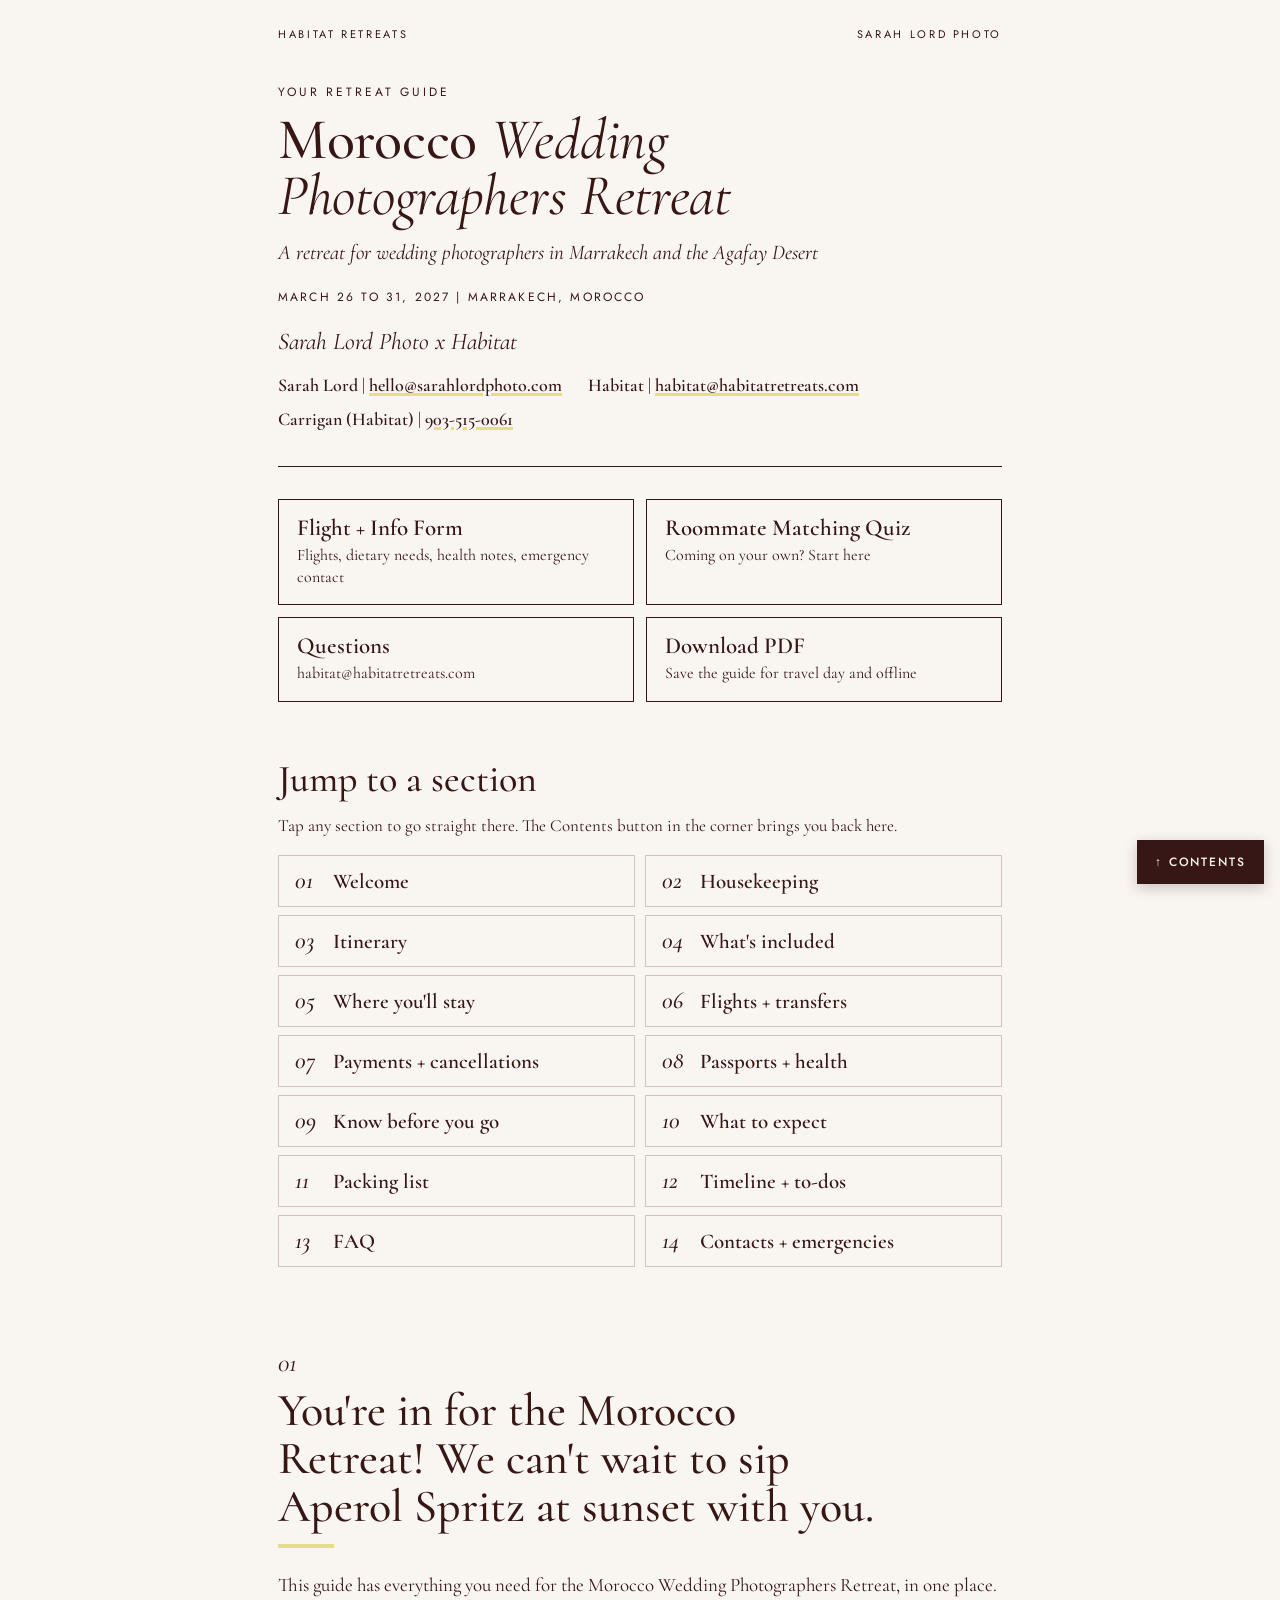
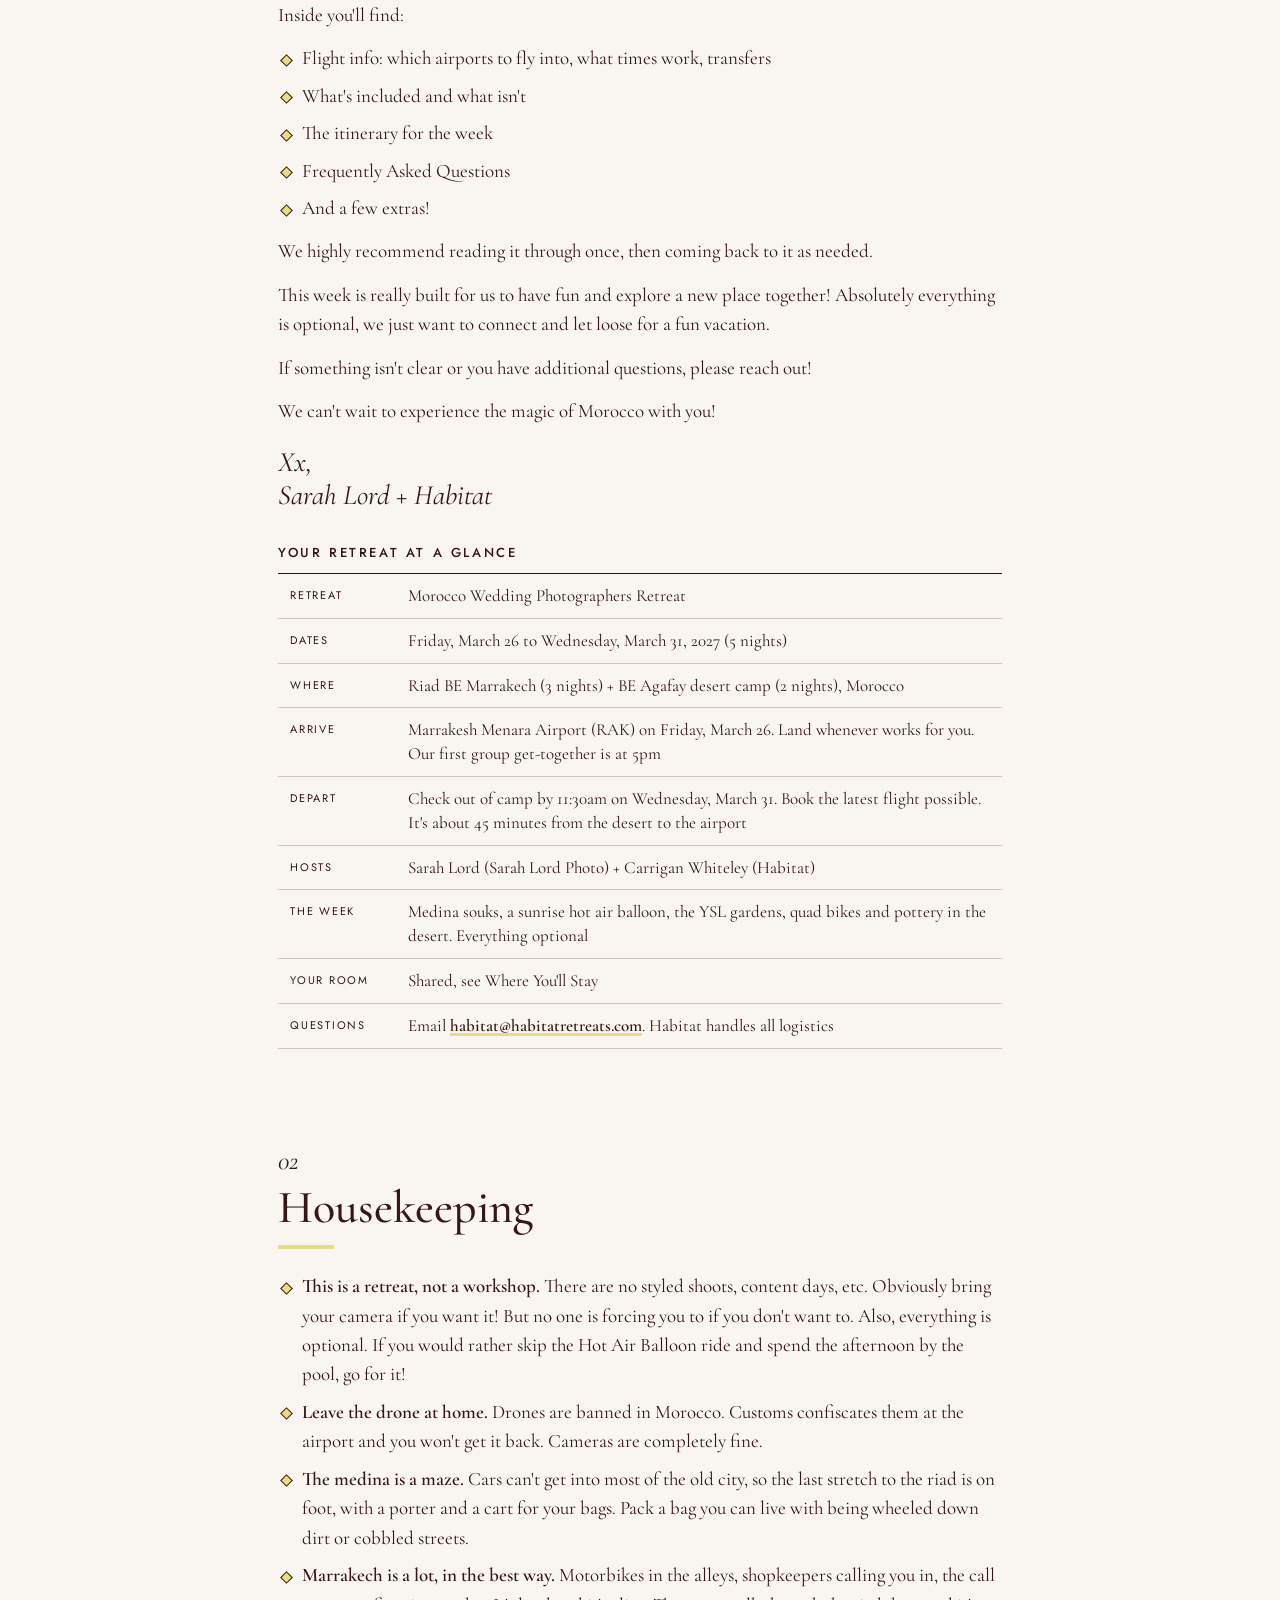
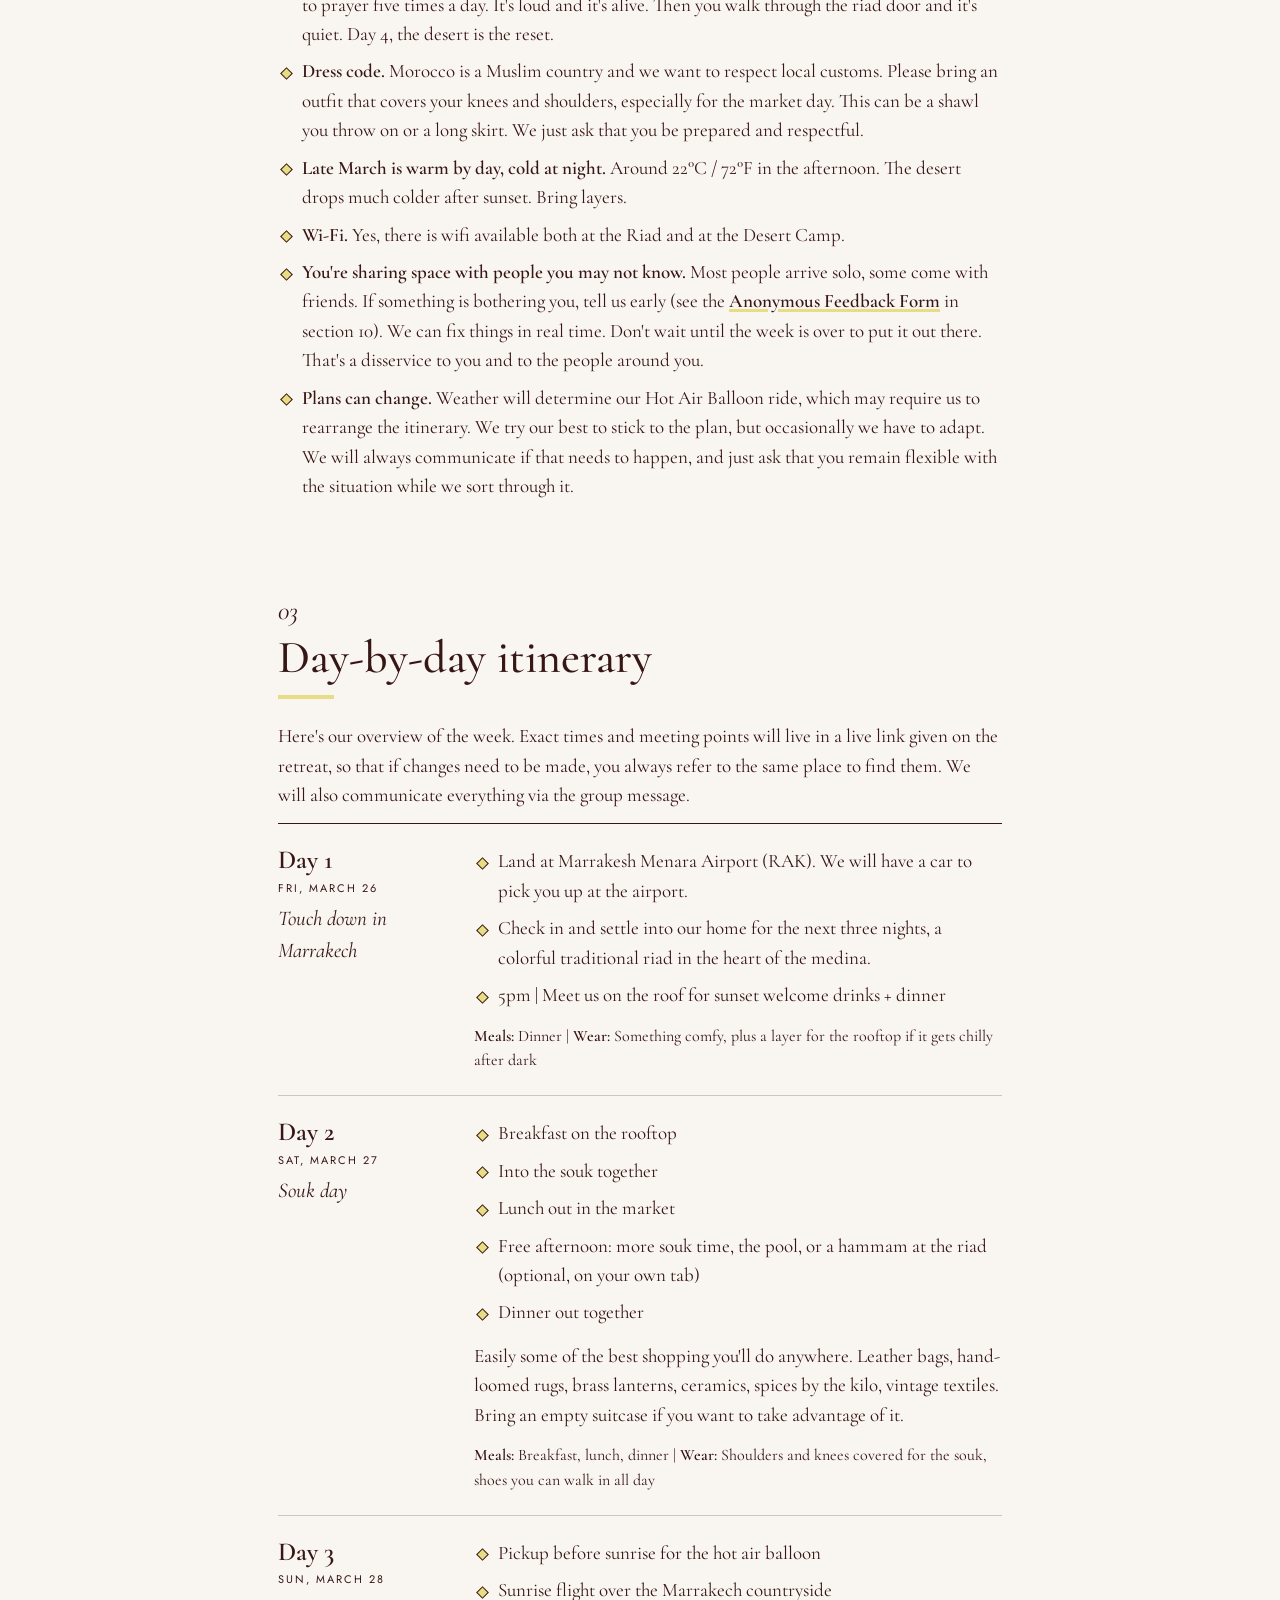
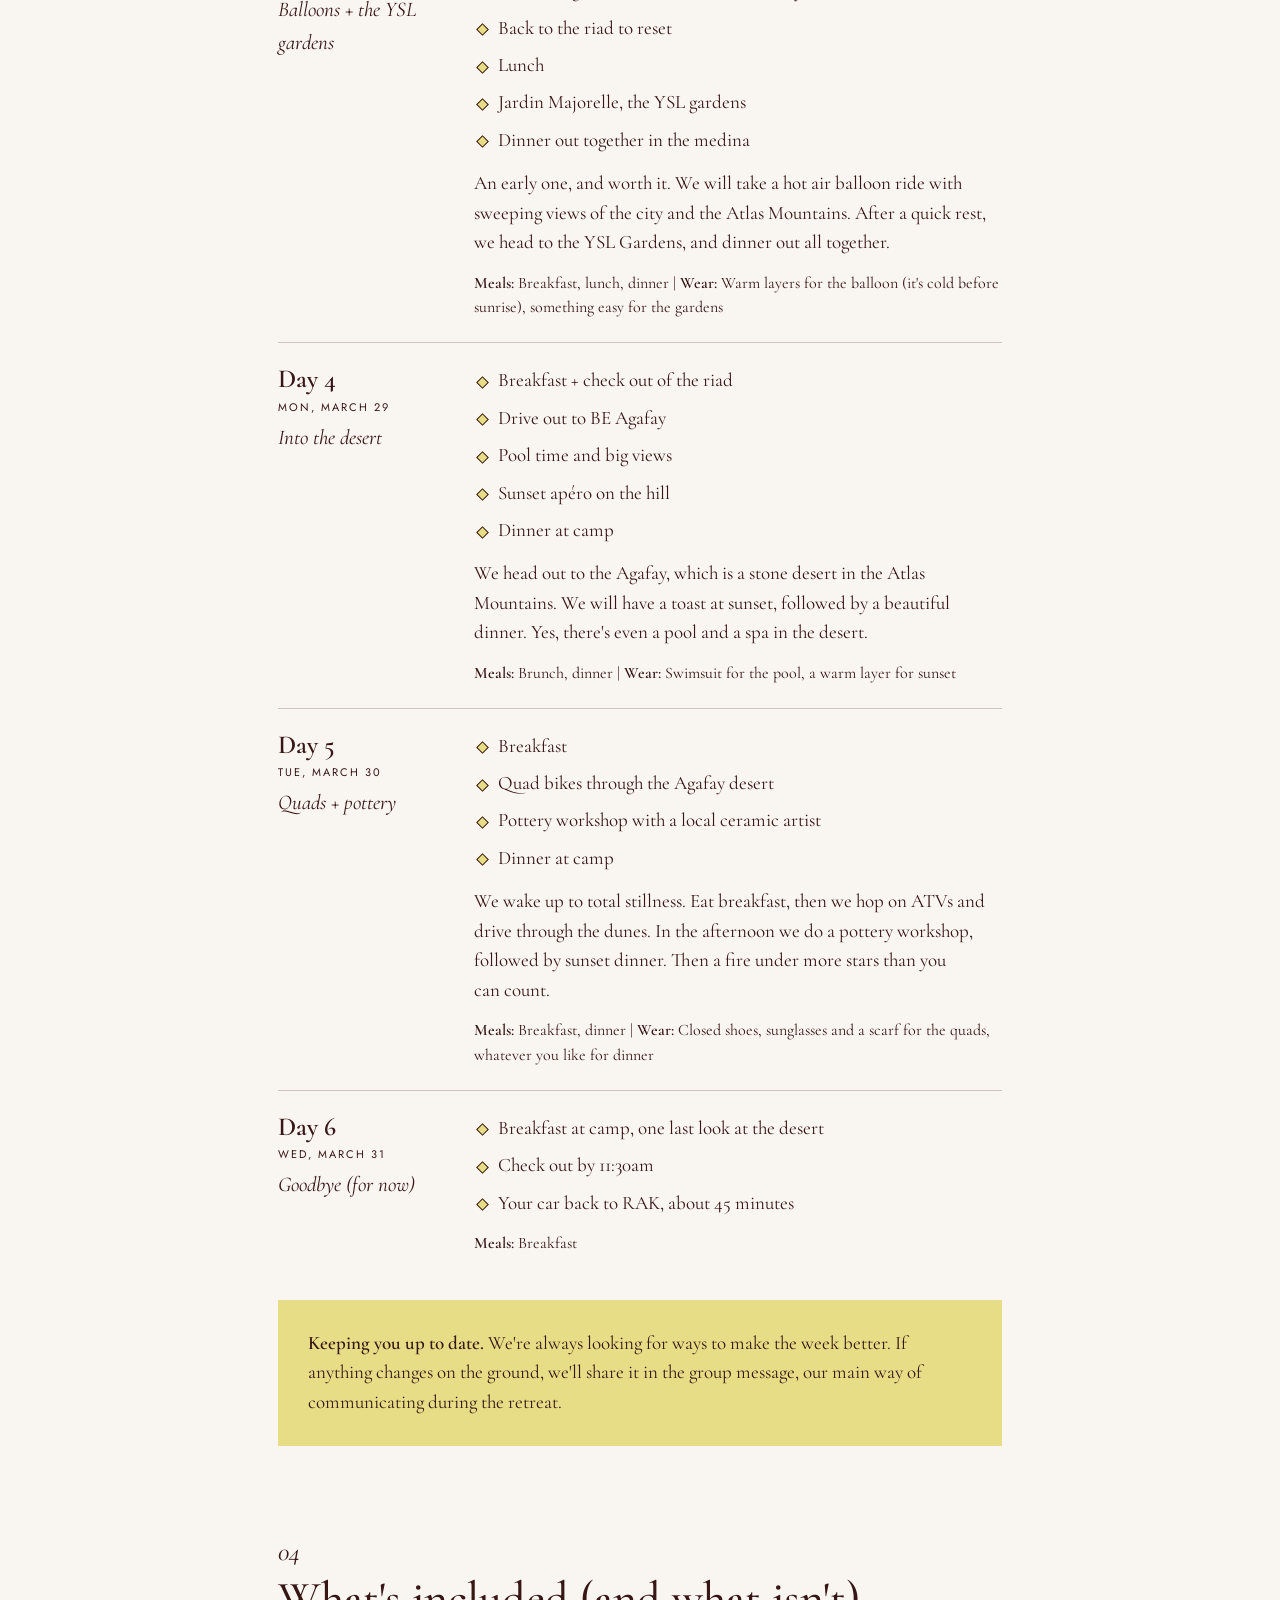
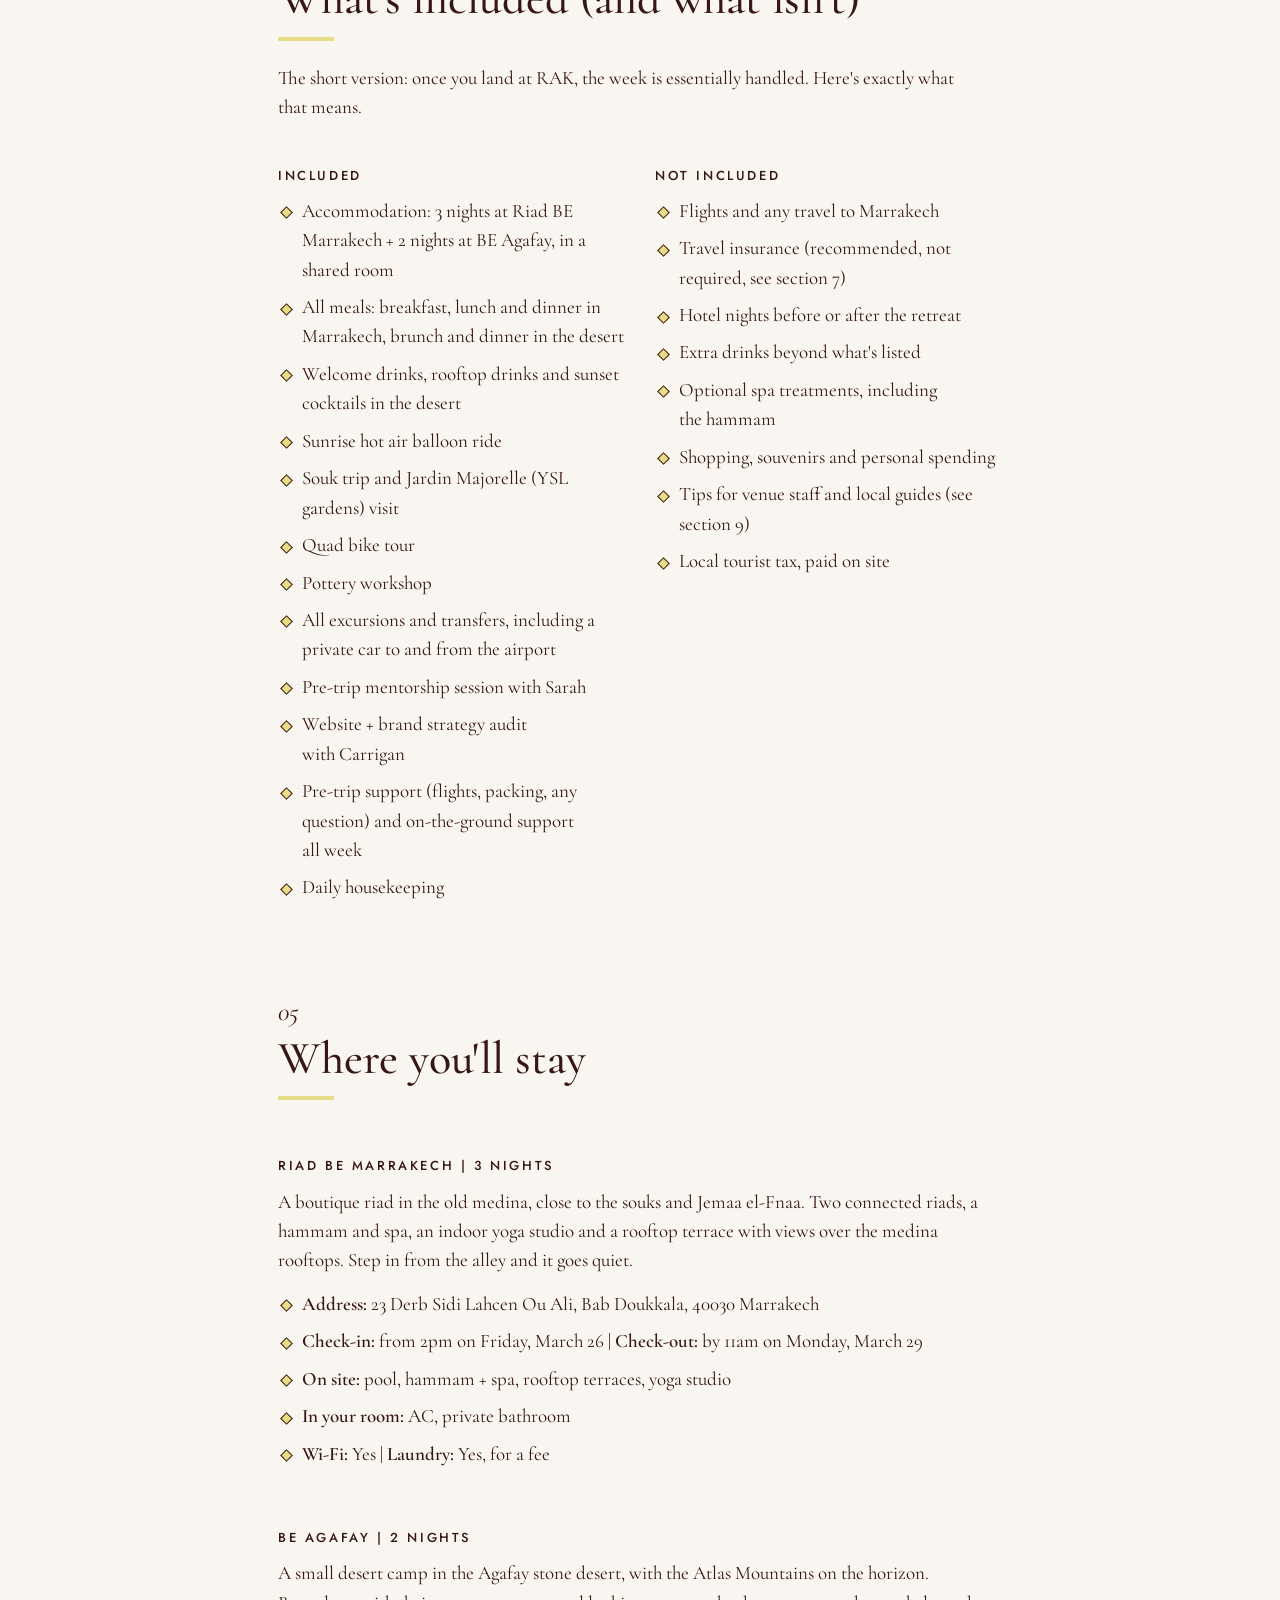
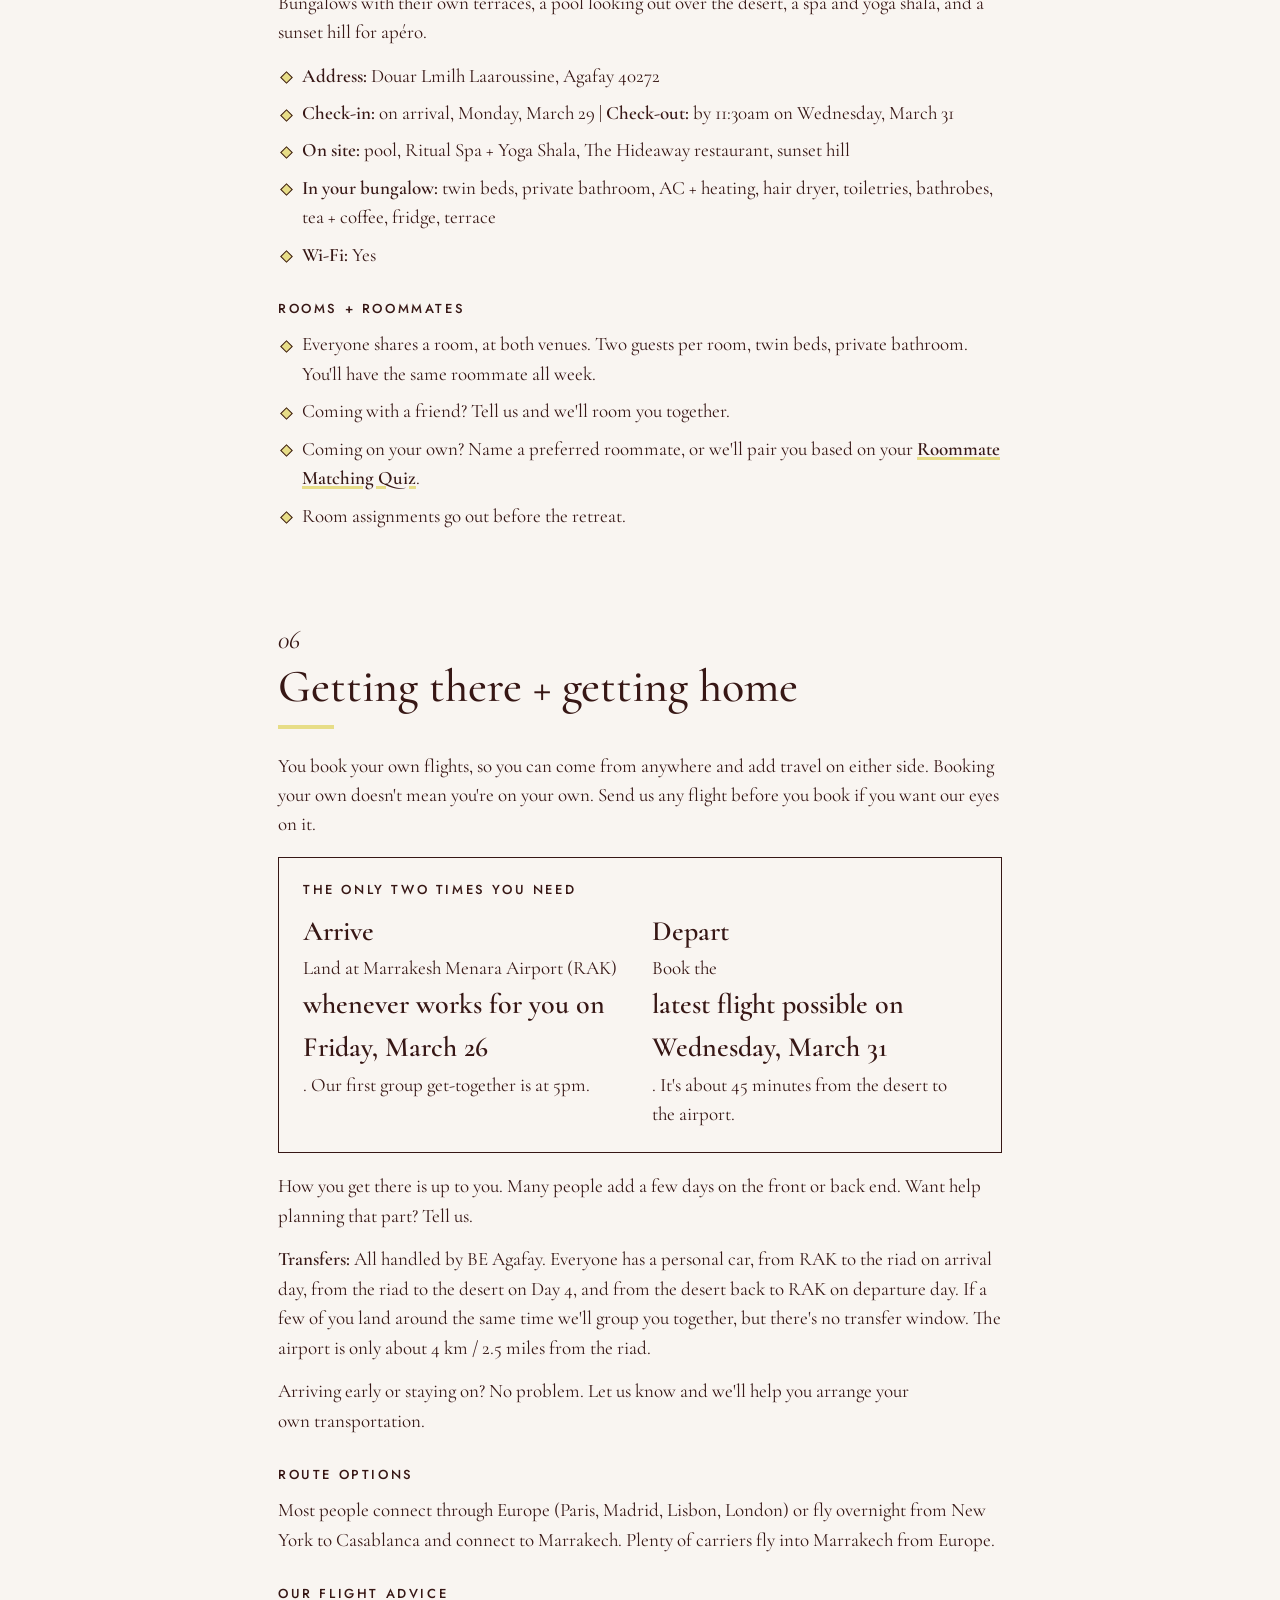
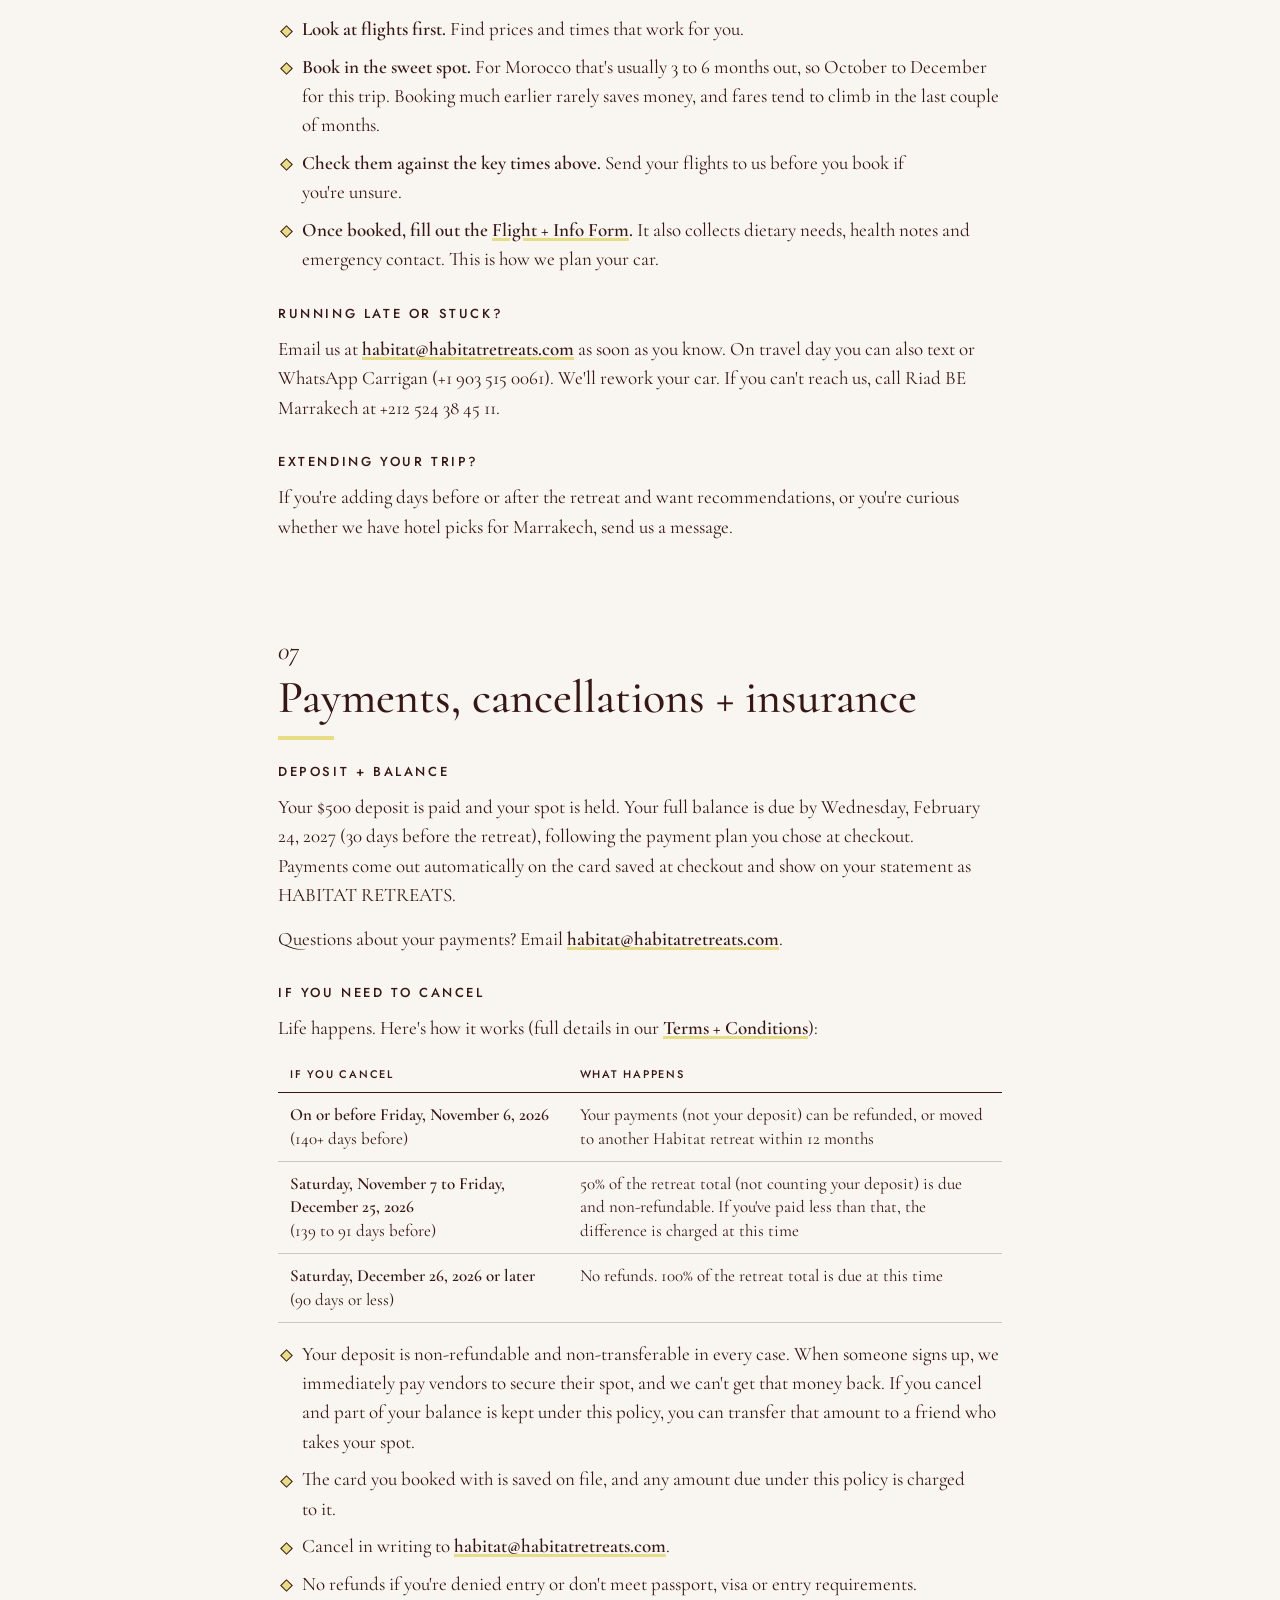
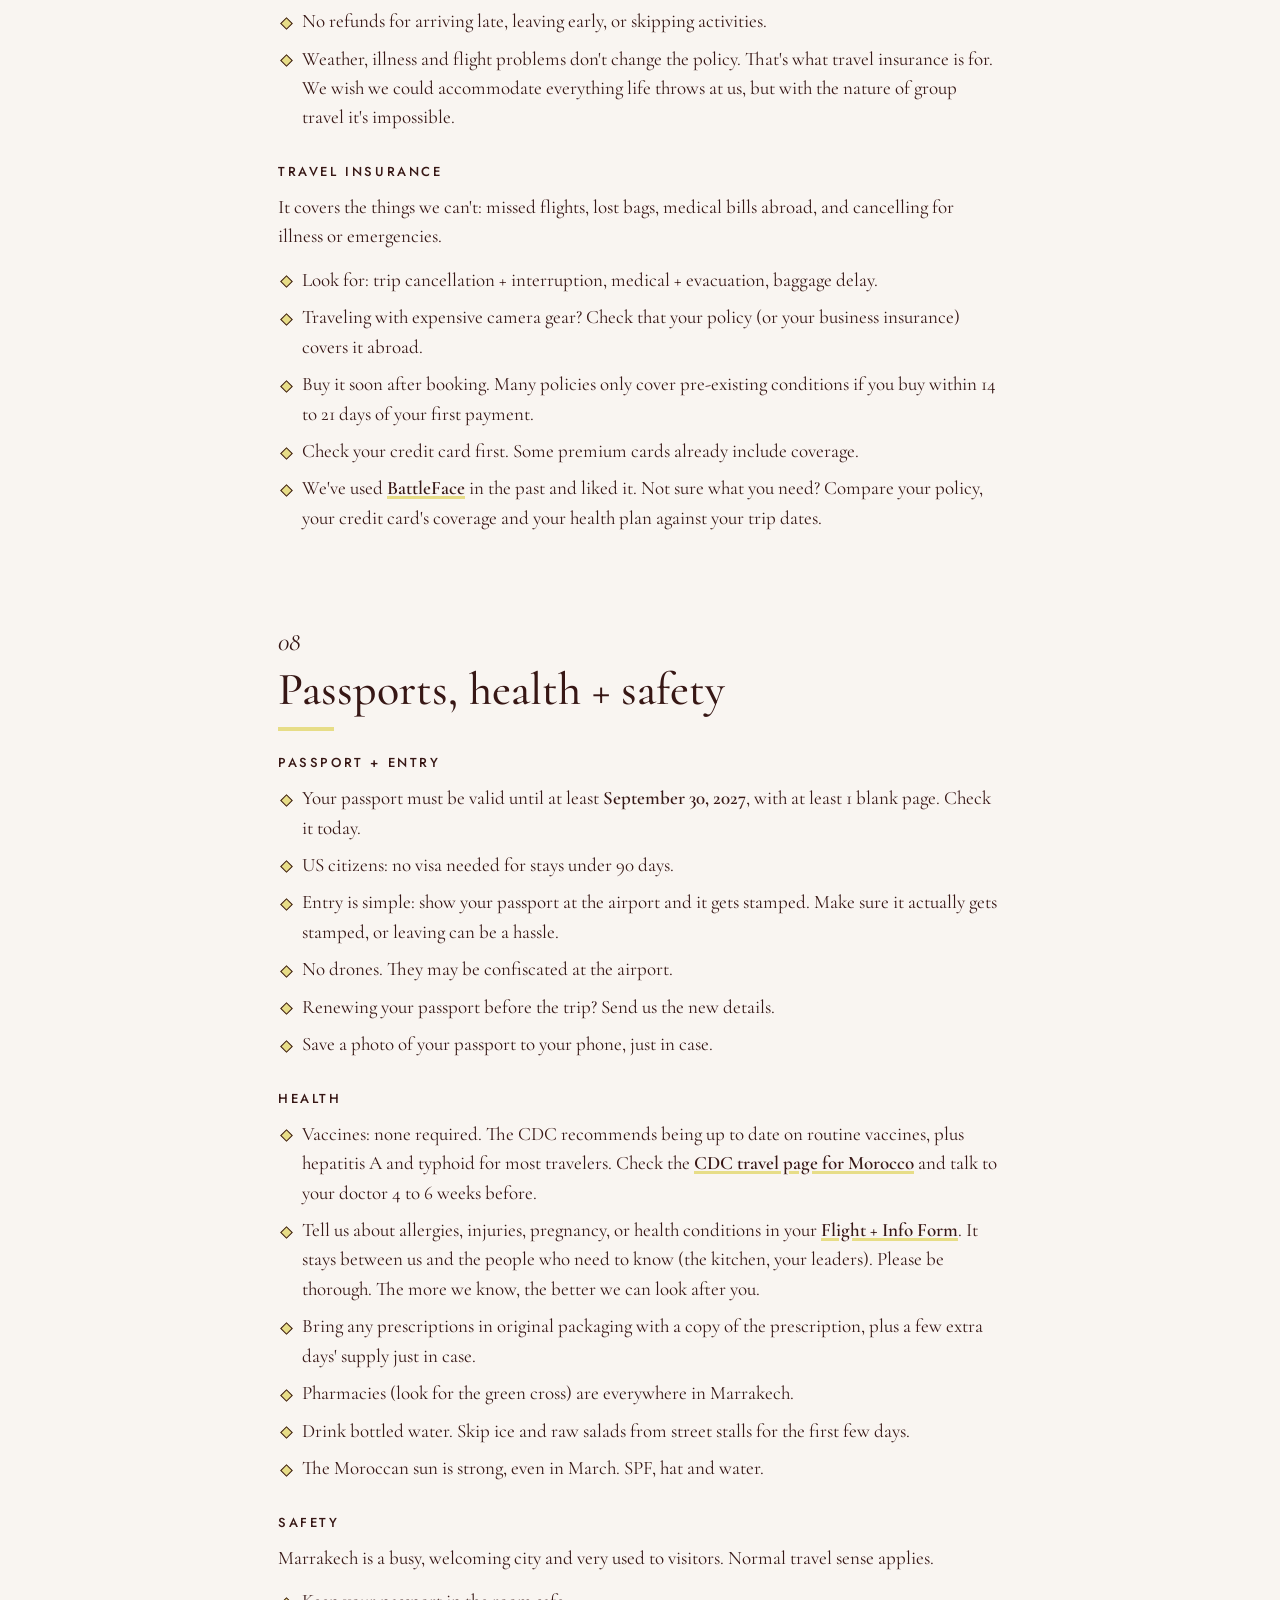
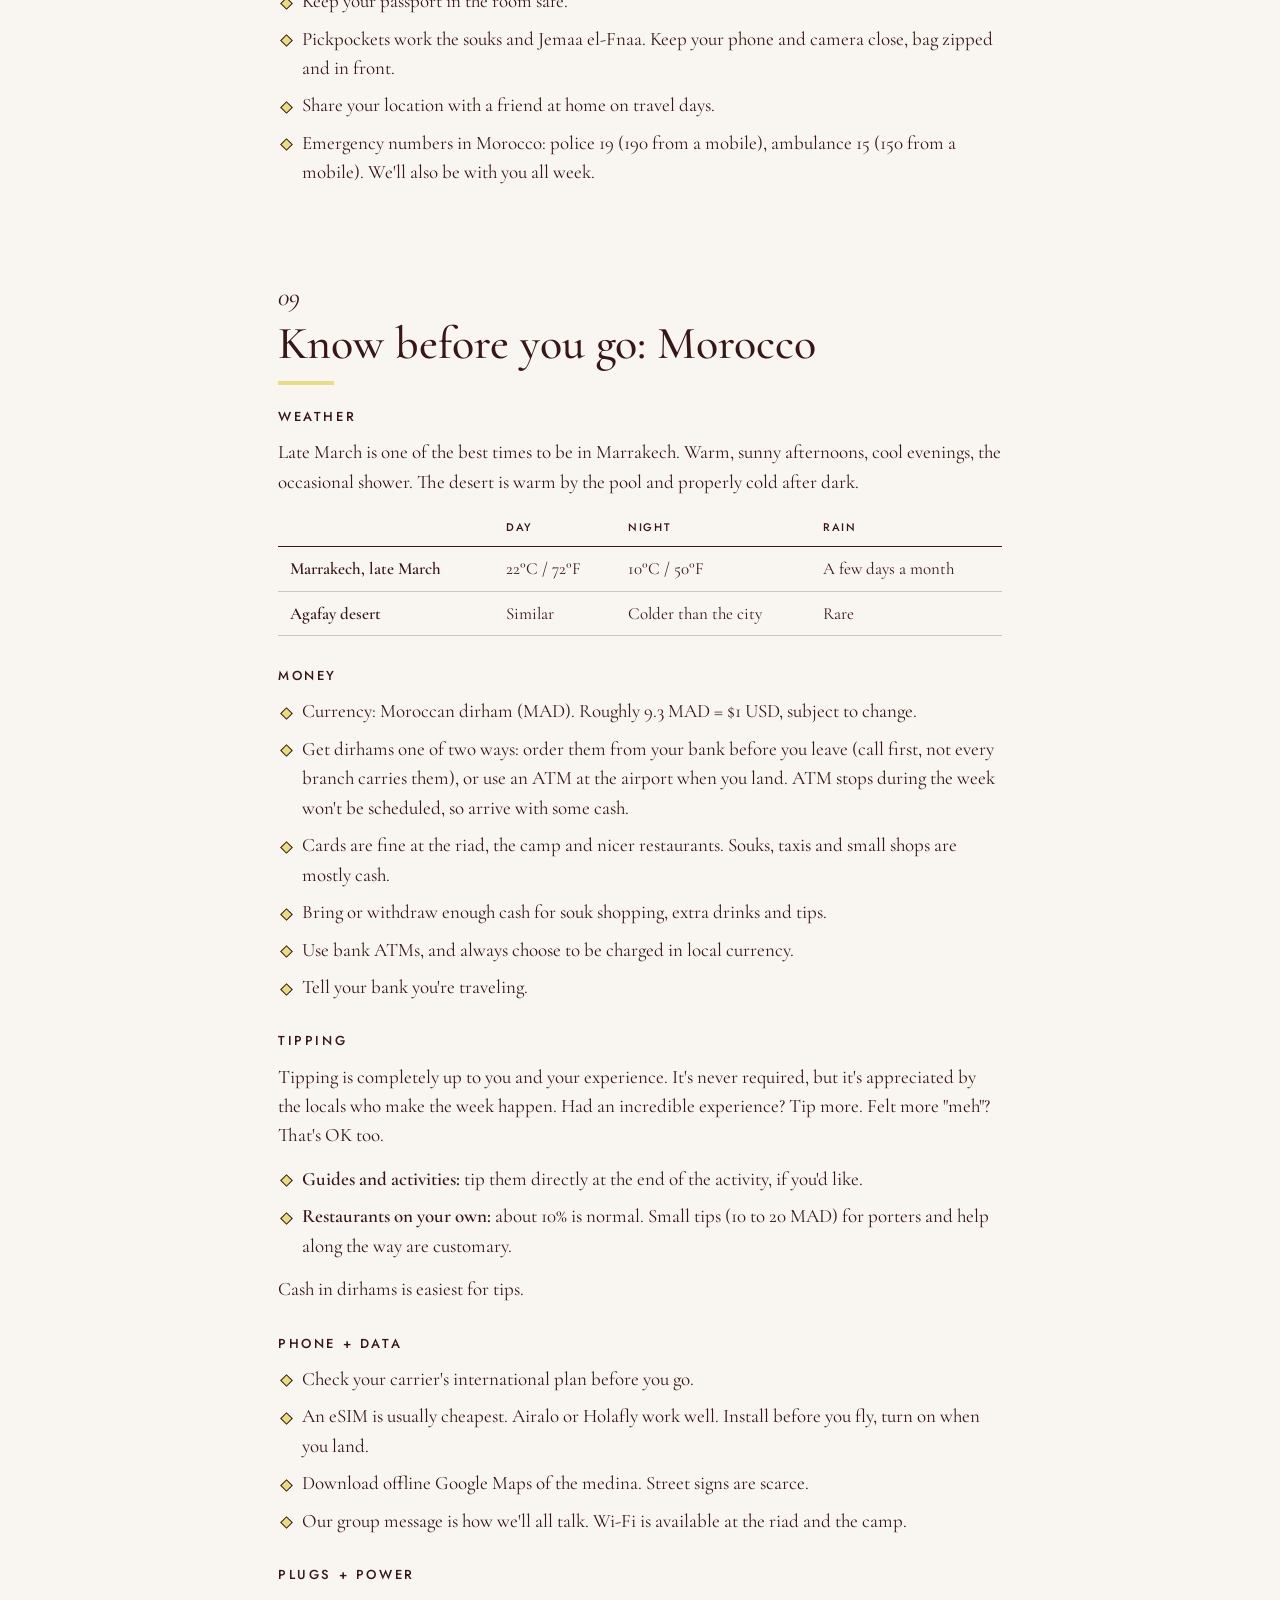
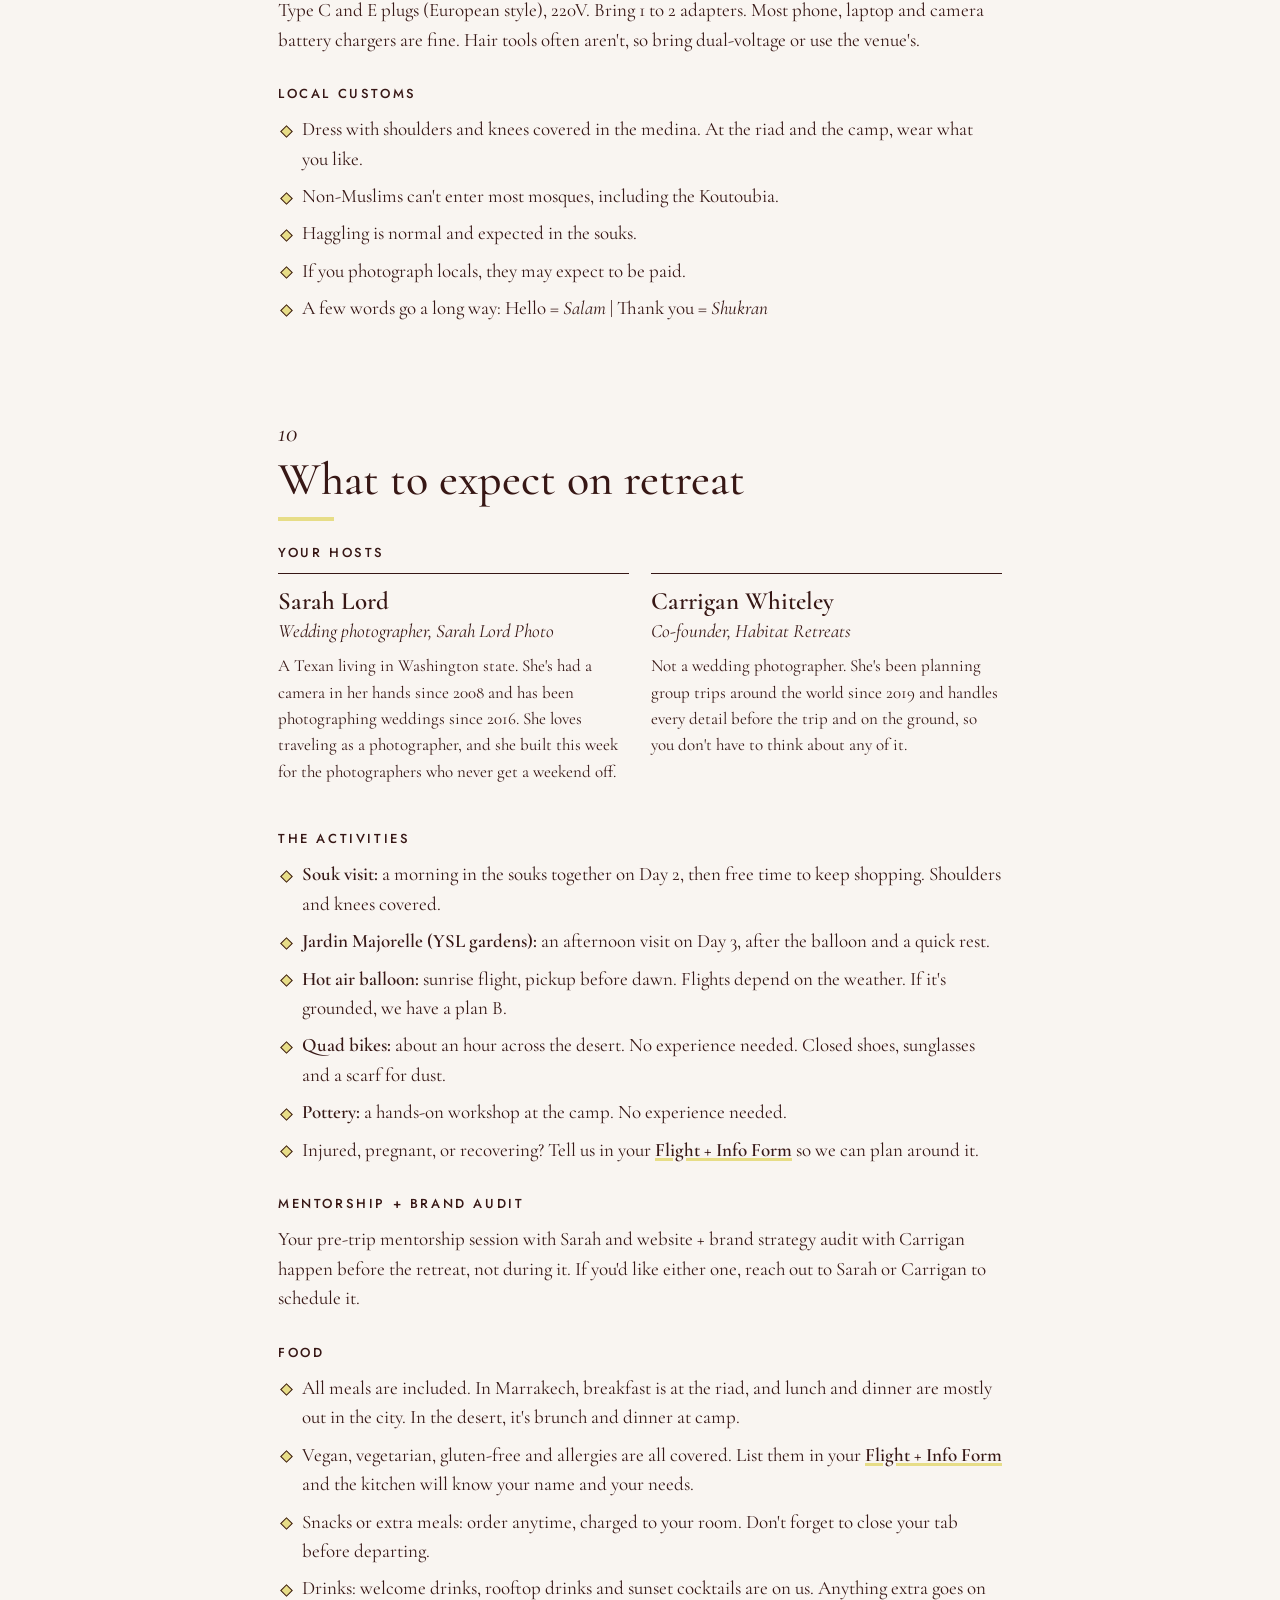
<file: morocco-2027/index.html>
<!doctype html>
<html lang="en">
<head>
<meta charset="utf-8">
<meta name="viewport" content="width=device-width, initial-scale=1, viewport-fit=cover">
<meta name="robots" content="noindex, nofollow">
<link rel="icon" href="[data-uri]">
<title>Morocco Retreat Guide 2027</title>
<meta name="description" content="Your guide to the Morocco Wedding Photographers Retreat, March 26 to 31, 2027.">
<meta property="og:title" content="Morocco Wedding Photographers Retreat | Retreat Guide">
<meta property="og:description" content="Marrakech + the Agafay Desert. March 26 to 31, 2027. Sarah Lord Photo x Habitat.">
<link rel="preconnect" href="https://fonts.googleapis.com">
<link rel="preconnect" href="https://fonts.gstatic.com" crossorigin>
<link rel="stylesheet" href="https://fonts.googleapis.com/css2?family=Cormorant:ital,wght@0,400;0,500;0,600;1,400;1,500&family=Cormorant+Garamond:ital,wght@0,400;0,500;0,600;1,400&family=Jost:wght@400;500&display=swap">
<style>
/* Layout: one reading column on Sarah's warm paper. Merlot type and hairlines, chartreuse as the single accent (bullets, highlights, callouts). No photo or color blocks. */
:root{
  --paper:#F9F5F1; --merlot:#371715; --chartreuse:#E7DD87; --rule:rgba(55,23,21,.22);
  --display:'Cormorant','Cormorant Garamond',Garamond,'Times New Roman',serif;
  --body:'Cormorant Garamond','Cormorant',Garamond,Georgia,serif;
  --label:'Jost','Futura','Helvetica Neue',Arial,sans-serif;
  color-scheme:light;
}
*{box-sizing:border-box}
html{background:var(--paper);scroll-behavior:smooth}
@media (prefers-reduced-motion:reduce){html{scroll-behavior:auto}}
body{margin:0;background:var(--paper);color:var(--merlot);font-family:var(--body);font-size:19px;line-height:1.55;-webkit-text-size-adjust:100%}
.wrap{max-width:760px;margin:0 auto;padding-left:max(18px,env(safe-area-inset-left,0px));padding-right:max(18px,env(safe-area-inset-right,0px))}
a{color:var(--merlot);font-weight:600;text-decoration:underline;text-decoration-color:var(--chartreuse);text-decoration-thickness:3px;text-underline-offset:2px}
a:hover{background:var(--chartreuse)}
a:focus-visible{outline:2px solid var(--merlot);outline-offset:3px}
mark{background:linear-gradient(transparent 58%,var(--chartreuse) 58%);color:inherit;padding:0 .08em}

/* cover */
.top{display:flex;justify-content:space-between;gap:12px;padding-block:26px 0;font-family:var(--label);font-size:11px;letter-spacing:.24em;text-transform:uppercase}
.hero{text-align:left;padding-block:40px 32px;border-bottom:1px solid var(--merlot)}
.hero .eyebrow{font-family:var(--label);font-size:12px;letter-spacing:.24em;text-transform:uppercase}
.hero h1{margin:10px 0 0;font-family:var(--display);font-weight:500;font-size:clamp(38px,6.5vw,58px);line-height:.98;letter-spacing:-.005em;text-wrap:balance}
.hero h1 em{font-style:italic;font-weight:400}
.hero .sub{margin:12px 0 0;font-size:21px;font-style:italic}
.diamonds{display:none}
.diamonds i{width:9px;height:9px;transform:rotate(45deg);background:var(--chartreuse);border:1px solid var(--merlot)}
.hero .when{margin-top:16px;font-family:var(--label);font-size:12px;line-height:1.9;letter-spacing:.18em;text-transform:uppercase}
.hero .collab{margin-top:14px;font-family:var(--display);font-style:italic;font-size:24px}
.contacts-top{list-style:none;margin:12px 0 0;padding:0;display:flex;flex-wrap:wrap;gap:6px 26px;font-size:18px}
.contacts-top b{font-weight:600}

/* quick links */
.quick{display:grid;grid-template-columns:repeat(auto-fit,minmax(min(300px,100%),1fr));gap:12px;padding-block:32px 8px}
.quick a{display:flex;flex-direction:column;gap:4px;padding:16px 18px;min-height:44px;border:1px solid var(--merlot);text-decoration:none;font-weight:400;transition:background .15s}
.quick a b{font-family:var(--display);font-weight:600;font-size:23px;line-height:1.1}
.quick a span{font-size:16px;line-height:1.35}

/* jump grid */
.toc{margin-top:40px;scroll-margin-top:16px}
.toc h2{margin:0;font-family:var(--display);font-weight:500;font-size:clamp(30px,5vw,38px)}
.toc p{margin:4px 0 16px;font-size:17px}
.toc nav{display:grid;grid-template-columns:repeat(2,minmax(0,1fr));gap:8px 10px}
.toc nav a{display:flex;align-items:center;gap:12px;min-height:52px;padding:10px 16px;border:1px solid var(--rule);text-decoration:none;font-family:var(--display);font-weight:600;font-size:21px;line-height:1.2;white-space:nowrap;transition:background .15s,border-color .15s}
.toc nav a i{font-family:var(--display);font-style:italic;font-weight:500;font-size:24px;line-height:1;min-width:26px}
.toc nav a:hover,.toc nav a:focus-visible{background:var(--chartreuse);border-color:var(--merlot)}

/* sections */
.sec{padding-top:76px;scroll-margin-top:12px}
.num{display:block;font-family:var(--display);font-style:italic;font-size:26px}
h2.st{margin:2px 0 22px;font-family:var(--display);font-weight:500;font-size:clamp(34px,6vw,46px);line-height:1.05;text-wrap:balance}
h2.st::after{content:'';display:block;width:56px;height:4px;margin-top:14px;background:var(--chartreuse)}
h3{margin:30px 0 10px;font-family:var(--label);font-weight:500;font-size:13px;letter-spacing:.2em;text-transform:uppercase}
p{margin:0 0 14px;text-wrap:pretty}
.lead{font-family:var(--display);font-size:25px;line-height:1.35;font-style:italic}
ul.d{list-style:none;margin:0 0 14px;padding:0}
ul.d li{position:relative;padding-left:24px;margin:0 0 8px;text-wrap:pretty}
ul.d li::before{content:'';position:absolute;left:4px;top:.66em;width:7px;height:7px;border:1px solid var(--merlot);background:var(--chartreuse);transform:rotate(45deg)}
ul.check li::before{width:12px;height:12px;top:.42em;left:0;border:1.5px solid var(--merlot);background:transparent;transform:none}
.note{font-size:16px}
b,strong{font-weight:600}
.q{font-weight:600}
.tw{overflow-x:auto;margin:6px 0 16px}
table{width:100%;border-collapse:collapse;font-size:17px;line-height:1.4}
.tw table{min-width:460px}
.tw table.kv{min-width:0}
th{text-align:left;padding:10px 12px;font-family:var(--label);font-weight:500;font-size:11px;letter-spacing:.16em;text-transform:uppercase;border-bottom:1.5px solid var(--merlot)}
td{border-bottom:1px solid var(--rule);padding:10px 12px;vertical-align:top}
table.kv{border-top:1.5px solid var(--merlot)}
table.kv td:first-child{width:118px;font-family:var(--label);font-size:11px;letter-spacing:.16em;text-transform:uppercase;padding-top:14px}
.callout{background:var(--chartreuse);padding:28px 30px 16px;margin:6px 0 10px}
.callout h2.st::after{background:var(--merlot)}
.callout ul.d li::before{background:var(--paper)}
.frame{border:1px solid var(--merlot);padding:22px 24px 10px;margin:18px 0}

/* itinerary */
.day{display:grid;grid-template-columns:170px minmax(0,1fr);gap:26px;padding:22px 0 8px;border-top:1px solid var(--rule)}
.days .day:first-child{border-top:1.5px solid var(--merlot)}
.day .when b{display:block;font-family:var(--display);font-weight:600;font-size:26px;line-height:1.05}
.day .when span{display:block;font-family:var(--label);font-size:11px;letter-spacing:.18em;text-transform:uppercase;margin-top:6px}
.day .when em{display:block;font-family:var(--display);font-size:21px;margin-top:6px}
.meta{font-size:16px}

/* venues + hosts */
.venue{margin:10px 0 26px;padding-top:4px}
.hosts{display:grid;grid-template-columns:repeat(2,minmax(0,1fr));gap:22px;margin-bottom:12px}
.host{border-top:1.5px solid var(--merlot);padding-top:14px}
.host b{display:block;font-family:var(--display);font-size:25px;font-weight:600;line-height:1.1}
.host i{display:block;margin-bottom:8px}
.host p{font-size:17px}
.two{display:grid;grid-template-columns:repeat(2,minmax(0,1fr));gap:0 30px}
.times{display:grid;grid-template-columns:repeat(2,minmax(0,1fr));gap:24px}
.times b{display:block;font-family:var(--display);font-weight:600;font-size:28px}
.tl{display:grid;grid-template-columns:200px minmax(0,1fr);gap:24px;padding:18px 0 4px;border-top:1px solid var(--rule)}
.tls .tl:first-child{border-top:1.5px solid var(--merlot)}
.tl > div:first-child{font-family:var(--display);font-weight:600;font-size:22px;line-height:1.15}

/* contacts + footer */
.ctw{overflow-x:auto}
.ctw table{min-width:520px}
.addr{margin-top:14px;padding:14px 18px;border:1px solid var(--merlot);display:flex;flex-direction:column;gap:4px;font-size:17px}
.addr span{font-family:var(--label);font-size:11px;letter-spacing:.18em;text-transform:uppercase}
footer{margin-top:80px}
footer .wrap{padding-block:40px 64px;border-top:1px solid var(--merlot);text-align:center}
footer .big{font-family:var(--display);font-style:italic;font-size:clamp(32px,5vw,42px);line-height:1.1}
footer .meta2{margin-top:12px;font-family:var(--label);font-size:12px;letter-spacing:.14em;text-transform:uppercase;line-height:2}
.totop{position:fixed;right:max(16px,env(safe-area-inset-right,0px));bottom:calc(16px + env(safe-area-inset-bottom,0px));z-index:20;display:inline-flex;align-items:center;min-height:44px;padding:0 18px;background:var(--merlot);color:var(--paper);font:500 12px/1 var(--label);letter-spacing:.16em;text-transform:uppercase;text-decoration:none;box-shadow:0 4px 14px rgba(55,23,21,.22)}
.totop:hover{background:var(--merlot);color:var(--chartreuse)}

@media (max-width:680px){
  body{font-size:18px}
  .hero{padding-block:28px 24px}
  .contacts-top{flex-direction:column}
  .day,.tl{grid-template-columns:minmax(0,1fr);gap:8px}
  .hosts,.two,.times{grid-template-columns:minmax(0,1fr)}
  .callout{padding:22px 18px 10px}
  .toc nav a{font-size:18px;padding:8px 12px;gap:10px}
}
@media (max-width:520px){
  .toc nav{grid-template-columns:minmax(0,1fr)}
  .toc nav a i{font-size:20px;min-width:22px}
  table.kv td:first-child{width:90px}
}

@media print{
  @page{size:8.5in 11in;margin:.6in .65in .65in}
  html,body{background:var(--paper);-webkit-print-color-adjust:exact;print-color-adjust:exact}
  body{font-size:15.5px}
  .wrap{max-width:none;padding:0}
  .totop{display:none}
  .top{padding-top:0}
  .hero{padding-block:8px 18px}
  .quick{break-before:auto}
  .quick{padding-top:18px}
  .toc{margin-top:14px}
  .toc p{display:none}
  .toc h2{font-size:26px;margin-bottom:8px}
  .toc nav{gap:5px 8px}
  .toc nav a{min-height:30px;padding:3px 12px;font-size:15px}
  .toc nav a i{font-size:17px}
  .quick a{padding:10px 14px}
  .sec{break-before:page;padding-top:0}
  h2.st,h3,.num{break-after:avoid}
  li,tr,.day,.tl,.host,.times,.addr,.frame{break-inside:avoid}
  footer{margin-top:24px;break-inside:avoid;break-before:avoid}
  footer .wrap{padding:18px 0 0}
  footer .big{font-size:28px}
  footer .meta2{display:none}
}
</style>
</head>
<body>

<header class="wrap">
  <div class="top"><span>Habitat Retreats</span><span>Sarah Lord Photo</span></div>
  <div class="hero">
    <div class="eyebrow">Your retreat guide</div>
    <h1>Morocco <em>Wedding Photographers Retreat</em></h1>
    <p class="sub">A retreat for wedding photographers in Marrakech and the Agafay Desert</p>
    <div class="diamonds" aria-hidden="true"><i></i><i></i><i></i></div>
    <div class="when">March 26 to 31, 2027 | Marrakech, Morocco</div>
    <div class="collab">Sarah Lord Photo x Habitat</div>
    <ul class="contacts-top">
      <li><b>Sarah Lord</b> | <a href="mailto:hello@sarahlordphoto.com">hello@sarahlordphoto.com</a></li>
      <li><b>Habitat</b> | <a href="mailto:habitat@habitatretreats.com">habitat@habitatretreats.com</a></li>
      <li><b>Carrigan (Habitat)</b> | <a href="tel:+19035150061">903-515-0061</a></li>
    </ul>
  </div>
</header>

<main class="wrap">
  <div class="quick">
    <a href="https://docs.google.com/forms/d/e/1FAIpQLScisf96vcn5LkUfhGlJmvo2DWSaGBrSiZ49pDRWEa0G35feBw/viewform" target="_blank" rel="noopener"><b>Flight + Info Form</b><span>Flights, dietary needs, health notes, emergency contact</span></a>
    <a href="https://docs.google.com/forms/d/e/1FAIpQLSe7u2kuV1fyHj5GzP_kXplLgOZrj8qUxyGzDWy-2w_G9Jx1SQ/viewform" target="_blank" rel="noopener"><b>Roommate Matching Quiz</b><span>Coming on your own? Start here</span></a>
    <a href="mailto:habitat@habitatretreats.com?subject=Morocco%202027%20question"><b>Questions</b><span>habitat@habitatretreats.com</span></a>
    <a href="Habitat_Morocco_2027_Retreat_Guide.pdf" download><b>Download PDF</b><span>Save the guide for travel day and offline</span></a>
  </div>

  <div class="toc" id="contents">
    <h2>Jump to a section</h2>
    <p>Tap any section to go straight there. The Contents button in the corner brings you back here.</p>
    <nav>
      <a href="#welcome"><i>01</i><span>Welcome</span></a>
      <a href="#housekeeping"><i>02</i><span>Housekeeping</span></a>
      <a href="#itinerary"><i>03</i><span>Itinerary</span></a>
      <a href="#included"><i>04</i><span>What's included</span></a>
      <a href="#stay"><i>05</i><span>Where you'll stay</span></a>
      <a href="#getting-there"><i>06</i><span>Flights + transfers</span></a>
      <a href="#payments"><i>07</i><span>Payments + cancellations</span></a>
      <a href="#passports"><i>08</i><span>Passports + health</span></a>
      <a href="#know-before"><i>09</i><span>Know before you go</span></a>
      <a href="#expect"><i>10</i><span>What to expect</span></a>
      <a href="#packing"><i>11</i><span>Packing list</span></a>
      <a href="#timeline"><i>12</i><span>Timeline + to&#8209;dos</span></a>
      <a href="#faq"><i>13</i><span>FAQ</span></a>
      <a href="#contacts"><i>14</i><span>Contacts + emergencies</span></a>
    </nav>
  </div>

  <!-- 01 -->
  <section class="sec" id="welcome">
    <span class="num">01</span>
    <h2 class="st">You're in for the Morocco Retreat! We can't wait to sip Aperol Spritz at sunset with you.</h2>
    <p>This guide has everything you need for the Morocco Wedding Photographers Retreat, in one place. Inside you'll find:</p>
    <ul class="d">
      <li>Flight info: which airports to fly into, what times work, transfers</li>
      <li>What's included and what isn't</li>
      <li>The itinerary for the week</li>
      <li>Frequently Asked Questions</li>
      <li>And a few extras!</li>
    </ul>
    <p>We highly recommend reading it through once, then coming back to it as needed.</p>
    <p>This week is really built for us to have fun and explore a new place together! Absolutely everything is optional, we just want to connect and let loose for a fun vacation.</p>
    <p>If something isn't clear or you have additional questions, please reach out!</p>
    <p>We can't wait to experience the magic of Morocco with you!</p>
    <p style="font-family:var(--display);font-style:italic;font-size:28px;line-height:1.2;margin-top:20px">Xx,<br>Sarah Lord + Habitat</p>

    <h3>Your retreat at a glance</h3>
    <div class="tw" style="overflow:visible"><table class="kv">
      <tr><td>Retreat</td><td>Morocco Wedding Photographers Retreat</td></tr>
      <tr><td>Dates</td><td>Friday, March 26 to Wednesday, March 31, 2027 (5 nights)</td></tr>
      <tr><td>Where</td><td>Riad BE Marrakech (3 nights) + BE Agafay desert camp (2 nights), Morocco</td></tr>
      <tr><td>Arrive</td><td>Marrakesh Menara Airport (RAK) on Friday, March 26. Land whenever works for you. Our first group get-together is at 5pm</td></tr>
      <tr><td>Depart</td><td>Check out of camp by 11:30am on Wednesday, March 31. Book the latest flight possible. It's about 45 minutes from the desert to the airport</td></tr>
      <tr><td>Hosts</td><td>Sarah Lord (Sarah Lord Photo) + Carrigan Whiteley (Habitat)</td></tr>
      <tr><td>The week</td><td>Medina souks, a sunrise hot air balloon, the YSL gardens, quad bikes and pottery in the desert. Everything optional</td></tr>
      <tr><td>Your room</td><td>Shared, see Where You'll Stay</td></tr>
      <tr><td>Questions</td><td>Email <a href="mailto:habitat@habitatretreats.com">habitat@habitatretreats.com</a>. Habitat handles all logistics</td></tr>
    </table></div>
  </section>

  <!-- 02 -->
  <section class="sec" id="housekeeping">
    <div>
      <span class="num">02</span>
      <h2 class="st">Housekeeping</h2>
      <ul class="d">
        <li><span class="q">This is a retreat, not a workshop.</span> There are no styled shoots, content days, etc. Obviously bring your camera if you want it! But no one is forcing you to if you don't want to. Also, everything is optional. If you would rather skip the Hot Air Balloon ride and spend the afternoon by the pool, go for it!</li>
        <li><span class="q">Leave the drone at home.</span> Drones are banned in Morocco. Customs confiscates them at the airport and you won't get it back. Cameras are completely fine.</li>
        <li><span class="q">The medina is a maze.</span> Cars can't get into most of the old city, so the last stretch to the riad is on foot, with a porter and a cart for your bags. Pack a bag you can live with being wheeled down dirt or cobbled streets.</li>
        <li><span class="q">Marrakech is a lot, in the best way.</span> Motorbikes in the alleys, shopkeepers calling you in, the call to prayer five times a day. It's loud and it's alive. Then you walk through the riad door and it's quiet. Day 4, the desert is the reset.</li>
        <li><span class="q">Dress code.</span> Morocco is a Muslim country and we want to respect local customs. Please bring an outfit that covers your knees and shoulders, especially for the market day. This can be a shawl you throw on or a long skirt. We just ask that you be prepared and respectful.</li>
        <li><span class="q">Late March is warm by day, cold at night.</span> Around 22°C / 72°F in the afternoon. The desert drops much colder after sunset. Bring layers.</li>
        <li><span class="q">Wi-Fi.</span> Yes, there is wifi available both at the Riad and at the Desert Camp.</li>
        <li><span class="q">You're sharing space with people you may not know.</span> Most people arrive solo, some come with friends. If something is bothering you, tell us early (see the <a href="https://docs.google.com/forms/d/e/1FAIpQLSdhxK-NMTiS4dZI3Ii6eDYjHri0FCyWcgNDHn8eDjxqHDwxAQ/viewform" target="_blank" rel="noopener">Anonymous Feedback Form</a> in section 10). We can fix things in real time. Don't wait until the week is over to put it out there. That's a disservice to you and to the people around you.</li>
        <li><span class="q">Plans can change.</span> Weather will determine our Hot Air Balloon ride, which may require us to rearrange the itinerary. We try our best to stick to the plan, but occasionally we have to adapt. We will always communicate if that needs to happen, and just ask that you remain flexible with the situation while we sort through it.</li>
      </ul>
    </div>
  </section>

  <!-- 03 -->
  <section class="sec" id="itinerary">
    <span class="num">03</span>
    <h2 class="st">Day-by-day itinerary</h2>
    <p>Here's our overview of the week. Exact times and meeting points will live in a live link given on the retreat, so that if changes need to be made, you always refer to the same place to find them. We will also communicate everything via the group message.</p>

    <div class="days">
    <div class="day">
      <div class="when"><b>Day 1</b><span>Fri, March 26</span><em>Touch down in Marrakech</em></div>
      <div>
        <ul class="d">
          <li>Land at Marrakesh Menara Airport (RAK). We will have a car to pick you up at the airport.</li>
          <li>Check in and settle into our home for the next three nights, a colorful traditional riad in the heart of the medina.</li>
          <li>5pm | Meet us on the roof for sunset welcome drinks + dinner</li>
        </ul>
        <p class="meta"><b>Meals:</b> Dinner | <b>Wear:</b> Something comfy, plus a layer for the rooftop if it gets chilly after dark</p>
      </div>
    </div>
    <div class="day">
      <div class="when"><b>Day 2</b><span>Sat, March 27</span><em>Souk day</em></div>
      <div>
        <ul class="d">
          <li>Breakfast on the rooftop</li>
          <li>Into the souk together</li>
          <li>Lunch out in the market</li>
          <li>Free afternoon: more souk time, the pool, or a hammam at the riad (optional, on your own tab)</li>
          <li>Dinner out together</li>
        </ul>
        <p>Easily some of the best shopping you'll do anywhere. Leather bags, hand-loomed rugs, brass lanterns, ceramics, spices by the kilo, vintage textiles. Bring an empty suitcase if you want to take advantage of it.</p>
        <p class="meta"><b>Meals:</b> Breakfast, lunch, dinner | <b>Wear:</b> Shoulders and knees covered for the souk, shoes you can walk in all day</p>
      </div>
    </div>
    <div class="day">
      <div class="when"><b>Day 3</b><span>Sun, March 28</span><em>Balloons + the YSL gardens</em></div>
      <div>
        <ul class="d">
          <li>Pickup before sunrise for the hot air balloon</li>
          <li>Sunrise flight over the Marrakech countryside</li>
          <li>Back to the riad to reset</li>
          <li>Lunch</li>
          <li>Jardin Majorelle, the YSL gardens</li>
          <li>Dinner out together in the medina</li>
        </ul>
        <p>An early one, and worth it. We will take a hot air balloon ride with sweeping views of the city and the Atlas Mountains. After a quick rest, we head to the YSL Gardens, and dinner out all together.</p>
        <p class="meta"><b>Meals:</b> Breakfast, lunch, dinner | <b>Wear:</b> Warm layers for the balloon (it's cold before sunrise), something easy for the gardens</p>
      </div>
    </div>
    <div class="day">
      <div class="when"><b>Day 4</b><span>Mon, March 29</span><em>Into the desert</em></div>
      <div>
        <ul class="d">
          <li>Breakfast + check out of the riad</li>
          <li>Drive out to BE Agafay</li>
          <li>Pool time and big views</li>
          <li>Sunset apéro on the hill</li>
          <li>Dinner at camp</li>
        </ul>
        <p>We head out to the Agafay, which is a stone desert in the Atlas Mountains. We will have a toast at sunset, followed by a beautiful dinner. Yes, there's even a pool and a spa in the desert.</p>
        <p class="meta"><b>Meals:</b> Brunch, dinner | <b>Wear:</b> Swimsuit for the pool, a warm layer for sunset</p>
      </div>
    </div>
    <div class="day">
      <div class="when"><b>Day 5</b><span>Tue, March 30</span><em>Quads + pottery</em></div>
      <div>
        <ul class="d">
          <li>Breakfast</li>
          <li>Quad bikes through the Agafay desert</li>
          <li>Pottery workshop with a local ceramic artist</li>
          <li>Dinner at camp</li>
        </ul>
        <p>We wake up to total stillness. Eat breakfast, then we hop on ATVs and drive through the dunes. In the afternoon we do a pottery workshop, followed by sunset dinner. Then a fire under more stars than you can count.</p>
        <p class="meta"><b>Meals:</b> Breakfast, dinner | <b>Wear:</b> Closed shoes, sunglasses and a scarf for the quads, whatever you like for dinner</p>
      </div>
    </div>
    <div class="day">
      <div class="when"><b>Day 6</b><span>Wed, March 31</span><em>Goodbye (for now)</em></div>
      <div>
        <ul class="d">
          <li>Breakfast at camp, one last look at the desert</li>
          <li>Check out by 11:30am</li>
          <li>Your car back to RAK, about 45 minutes</li>
        </ul>
        <p class="meta"><b>Meals:</b> Breakfast</p>
      </div>
    </div>
    </div>
    <div class="callout" style="margin-top:22px">
      <p><b>Keeping you up to date.</b> We're always looking for ways to make the week better. If anything changes on the ground, we'll share it in the group message, our main way of communicating during the retreat.</p>
    </div>
  </section>

  <!-- 04 -->
  <section class="sec" id="included">
    <span class="num">04</span>
    <h2 class="st">What's included (and what isn't)</h2>
    <p>The short version: once you land at RAK, the week is essentially handled. Here's exactly what that means.</p>
    <div class="two">
      <div>
        <h3>Included</h3>
        <ul class="d">
          <li>Accommodation: 3 nights at Riad BE Marrakech + 2 nights at BE Agafay, in a shared room</li>
          <li>All meals: breakfast, lunch and dinner in Marrakech, brunch and dinner in the desert</li>
          <li>Welcome drinks, rooftop drinks and sunset cocktails in the desert</li>
          <li>Sunrise hot air balloon ride</li>
          <li>Souk trip and Jardin Majorelle (YSL gardens) visit</li>
          <li>Quad bike tour</li>
          <li>Pottery workshop</li>
          <li>All excursions and transfers, including a private car to and from the airport</li>
          <li>Pre-trip mentorship session with Sarah</li>
          <li>Website + brand strategy audit with Carrigan</li>
          <li>Pre-trip support (flights, packing, any question) and on-the-ground support all week</li>
          <li>Daily housekeeping</li>
        </ul>
      </div>
      <div>
        <h3>Not included</h3>
        <ul class="d">
          <li>Flights and any travel to Marrakech</li>
          <li>Travel insurance (recommended, not required, see section 7)</li>
          <li>Hotel nights before or after the retreat</li>
          <li>Extra drinks beyond what's listed</li>
          <li>Optional spa treatments, including the hammam</li>
          <li>Shopping, souvenirs and personal spending</li>
          <li>Tips for venue staff and local guides (see section 9)</li>
          <li>Local tourist tax, paid on site</li>
        </ul>
      </div>
    </div>
  </section>

  <!-- 05 -->
  <section class="sec" id="stay">
    <span class="num">05</span>
    <h2 class="st">Where you'll stay</h2>
    <div class="venue">
      <div>
        <h3>Riad BE Marrakech | 3 nights</h3>
        <p>A boutique riad in the old medina, close to the souks and Jemaa el-Fnaa. Two connected riads, a hammam and spa, an indoor yoga studio and a rooftop terrace with views over the medina rooftops. Step in from the alley and it goes quiet.</p>
        <ul class="d">
          <li><b>Address:</b> 23 Derb Sidi Lahcen Ou Ali, Bab Doukkala, 40030 Marrakech</li>
          <li><b>Check-in:</b> from 2pm on Friday, March 26 | <b>Check-out:</b> by 11am on Monday, March 29</li>
          <li><b>On site:</b> pool, hammam + spa, rooftop terraces, yoga studio</li>
          <li><b>In your room:</b> AC, private bathroom</li>
          <li><b>Wi-Fi:</b> Yes | <b>Laundry:</b> Yes, for a fee</li>
        </ul>
      </div>
    </div>
    <div class="venue">
      <div>
        <h3>BE Agafay | 2 nights</h3>
        <p>A small desert camp in the Agafay stone desert, with the Atlas Mountains on the horizon. Bungalows with their own terraces, a pool looking out over the desert, a spa and yoga shala, and a sunset hill for apéro.</p>
        <ul class="d">
          <li><b>Address:</b> Douar Lmilh Laaroussine, Agafay 40272</li>
          <li><b>Check-in:</b> on arrival, Monday, March 29 | <b>Check-out:</b> by 11:30am on Wednesday, March 31</li>
          <li><b>On site:</b> pool, Ritual Spa + Yoga Shala, The Hideaway restaurant, sunset hill</li>
          <li><b>In your bungalow:</b> twin beds, private bathroom, AC + heating, hair dryer, toiletries, bathrobes, tea + coffee, fridge, terrace</li>
          <li><b>Wi-Fi:</b> Yes</li>
        </ul>
      </div>
    </div>
    <h3>Rooms + roommates</h3>
    <ul class="d">
      <li>Everyone shares a room, at both venues. Two guests per room, twin beds, private bathroom. You'll have the same roommate all week.</li>
      <li>Coming with a friend? Tell us and we'll room you together.</li>
      <li>Coming on your own? Name a preferred roommate, or we'll pair you based on your <a href="https://docs.google.com/forms/d/e/1FAIpQLSe7u2kuV1fyHj5GzP_kXplLgOZrj8qUxyGzDWy-2w_G9Jx1SQ/viewform" target="_blank" rel="noopener">Roommate Matching Quiz</a>.</li>
      <li>Room assignments go out before the retreat.</li>
    </ul>
  </section>

  <!-- 06 -->
  <section class="sec" id="getting-there">
    <span class="num">06</span>
    <h2 class="st">Getting there + getting home</h2>
    <p>You book your own flights, so you can come from anywhere and add travel on either side. Booking your own doesn't mean you're on your own. Send us any flight before you book if you want our eyes on it.</p>
    <div class="frame">
      <h3 style="margin-top:0">The only two times you need</h3>
      <div class="times">
        <div><b>Arrive</b><p>Land at Marrakesh Menara Airport (RAK) <b>whenever works for you on Friday, March 26</b>. Our first group get-together is at 5pm.</p></div>
        <div><b>Depart</b><p>Book the <b>latest flight possible on Wednesday, March 31</b>. It's about 45 minutes from the desert to the airport.</p></div>
      </div>
    </div>
    <p>How you get there is up to you. Many people add a few days on the front or back end. Want help planning that part? Tell us.</p>
    <p><b>Transfers:</b> All handled by BE Agafay. Everyone has a personal car, from RAK to the riad on arrival day, from the riad to the desert on Day 4, and from the desert back to RAK on departure day. If a few of you land around the same time we'll group you together, but there's no transfer window. The airport is only about 4 km / 2.5 miles from the riad.</p>
    <p>Arriving early or staying on? No problem. Let us know and we'll help you arrange your own transportation.</p>

    <h3>Route options</h3>
    <p>Most people connect through Europe (Paris, Madrid, Lisbon, London) or fly overnight from New York to Casablanca and connect to Marrakech. Plenty of carriers fly into Marrakech from Europe.</p>

    <h3>Our flight advice</h3>
    <ul class="d">
      <li><b>Look at flights first.</b> Find prices and times that work for you.</li>
      <li><b>Book in the sweet spot.</b> For Morocco that's usually 3 to 6 months out, so October to December for this trip. Booking much earlier rarely saves money, and fares tend to climb in the last couple of months.</li>
      <li><b>Check them against the key times above.</b> Send your flights to us before you book if you're unsure.</li>
      <li><b>Once booked, fill out the <a href="https://docs.google.com/forms/d/e/1FAIpQLScisf96vcn5LkUfhGlJmvo2DWSaGBrSiZ49pDRWEa0G35feBw/viewform" target="_blank" rel="noopener">Flight + Info Form</a>.</b> It also collects dietary needs, health notes and emergency contact. This is how we plan your car.</li>
    </ul>

    <h3>Running late or stuck?</h3>
    <p>Email us at <a href="mailto:habitat@habitatretreats.com">habitat@habitatretreats.com</a> as soon as you know. On travel day you can also text or WhatsApp Carrigan (+1 903 515 0061). We'll rework your car. If you can't reach us, call Riad BE Marrakech at +212 524 38 45 11.</p>

    <h3>Extending your trip?</h3>
    <p>If you're adding days before or after the retreat and want recommendations, or you're curious whether we have hotel picks for Marrakech, send us a message.</p>
  </section>

  <!-- 07 -->
  <section class="sec" id="payments">
    <span class="num">07</span>
    <h2 class="st">Payments, cancellations + insurance</h2>
    <h3 style="margin-top:0">Deposit + balance</h3>
    <p>Your $500 deposit is paid and your spot is held. Your full balance is due by Wednesday, February 24, 2027 (30 days before the retreat), following the payment plan you chose at checkout. Payments come out automatically on the card saved at checkout and show on your statement as HABITAT RETREATS.</p>
    <p>Questions about your payments? Email <a href="mailto:habitat@habitatretreats.com">habitat@habitatretreats.com</a>.</p>
    <h3>If you need to cancel</h3>
    <p>Life happens. Here's how it works (full details in our <a href="https://www.habitatretreats.com/legal/terms-conditions" target="_blank" rel="noopener">Terms + Conditions</a>):</p>
    <div class="tw"><table>
      <tr><th style="width:40%">If you cancel</th><th>What happens</th></tr>
      <tr><td><b>On or before Friday, November 6, 2026</b><br>(140+ days before)</td><td>Your payments (not your deposit) can be refunded, or moved to another Habitat retreat within 12 months</td></tr>
      <tr><td><b>Saturday, November 7 to Friday, December 25, 2026</b><br>(139 to 91 days before)</td><td>50% of the retreat total (not counting your deposit) is due and non-refundable. If you've paid less than that, the difference is charged at this time</td></tr>
      <tr><td><b>Saturday, December 26, 2026 or later</b><br>(90 days or less)</td><td>No refunds. 100% of the retreat total is due at this time</td></tr>
    </table></div>
    <ul class="d">
      <li>Your deposit is non-refundable and non-transferable in every case. When someone signs up, we immediately pay vendors to secure their spot, and we can't get that money back. If you cancel and part of your balance is kept under this policy, you can transfer that amount to a friend who takes your spot.</li>
      <li>The card you booked with is saved on file, and any amount due under this policy is charged to it.</li>
      <li>Cancel in writing to <a href="mailto:habitat@habitatretreats.com">habitat@habitatretreats.com</a>.</li>
      <li>No refunds if you're denied entry or don't meet passport, visa or entry requirements.</li>
      <li>No refunds for arriving late, leaving early, or skipping activities.</li>
      <li>Weather, illness and flight problems don't change the policy. That's what travel insurance is for. We wish we could accommodate everything life throws at us, but with the nature of group travel it's impossible.</li>
    </ul>
    <h3>Travel insurance</h3>
    <p>It covers the things we can't: missed flights, lost bags, medical bills abroad, and cancelling for illness or emergencies.</p>
    <ul class="d">
      <li>Look for: trip cancellation + interruption, medical + evacuation, baggage delay.</li>
      <li>Traveling with expensive camera gear? Check that your policy (or your business insurance) covers it abroad.</li>
      <li>Buy it soon after booking. Many policies only cover pre-existing conditions if you buy within 14 to 21 days of your first payment.</li>
      <li>Check your credit card first. Some premium cards already include coverage.</li>
      <li>We've used <a href="https://www.battleface.com/en-us/" target="_blank" rel="noopener">BattleFace</a> in the past and liked it. Not sure what you need? Compare your policy, your credit card's coverage and your health plan against your trip dates.</li>
    </ul>
  </section>

  <!-- 08 -->
  <section class="sec" id="passports">
    <span class="num">08</span>
    <h2 class="st">Passports, health + safety</h2>
    <h3 style="margin-top:0">Passport + entry</h3>
    <ul class="d">
      <li>Your passport must be valid until at least <b>September 30, 2027</b>, with at least 1 blank page. Check it today.</li>
      <li>US citizens: no visa needed for stays under 90 days.</li>
      <li>Entry is simple: show your passport at the airport and it gets stamped. Make sure it actually gets stamped, or leaving can be a hassle.</li>
      <li>No drones. They may be confiscated at the airport.</li>
      <li>Renewing your passport before the trip? Send us the new details.</li>
      <li>Save a photo of your passport to your phone, just in case.</li>
    </ul>
    <h3>Health</h3>
    <ul class="d">
      <li>Vaccines: none required. The CDC recommends being up to date on routine vaccines, plus hepatitis A and typhoid for most travelers. Check the <a href="https://wwwnc.cdc.gov/travel/destinations/traveler/none/morocco" target="_blank" rel="noopener">CDC travel page for Morocco</a> and talk to your doctor 4 to 6 weeks before.</li>
      <li>Tell us about allergies, injuries, pregnancy, or health conditions in your <a href="https://docs.google.com/forms/d/e/1FAIpQLScisf96vcn5LkUfhGlJmvo2DWSaGBrSiZ49pDRWEa0G35feBw/viewform" target="_blank" rel="noopener">Flight + Info Form</a>. It stays between us and the people who need to know (the kitchen, your leaders). Please be thorough. The more we know, the better we can look after you.</li>
      <li>Bring any prescriptions in original packaging with a copy of the prescription, plus a few extra days' supply just in case.</li>
      <li>Pharmacies (look for the green cross) are everywhere in Marrakech.</li>
      <li>Drink bottled water. Skip ice and raw salads from street stalls for the first few days.</li>
      <li>The Moroccan sun is strong, even in March. SPF, hat and water.</li>
    </ul>
    <h3>Safety</h3>
    <p>Marrakech is a busy, welcoming city and very used to visitors. Normal travel sense applies.</p>
    <ul class="d">
      <li>Keep your passport in the room safe.</li>
      <li>Pickpockets work the souks and Jemaa el-Fnaa. Keep your phone and camera close, bag zipped and in front.</li>
      <li>Share your location with a friend at home on travel days.</li>
      <li>Emergency numbers in Morocco: police 19 (190 from a mobile), ambulance 15 (150 from a mobile). We'll also be with you all week.</li>
    </ul>
  </section>

  <!-- 09 -->
  <section class="sec" id="know-before">
    <span class="num">09</span>
    <h2 class="st">Know before you go: Morocco</h2>
    <h3 style="margin-top:0">Weather</h3>
    <p>Late March is one of the best times to be in Marrakech. Warm, sunny afternoons, cool evenings, the occasional shower. The desert is warm by the pool and properly cold after dark.</p>
    <div class="tw"><table>
      <tr><th></th><th>Day</th><th>Night</th><th>Rain</th></tr>
      <tr><td><b>Marrakech, late March</b></td><td>22°C / 72°F</td><td>10°C / 50°F</td><td>A few days a month</td></tr>
      <tr><td><b>Agafay desert</b></td><td>Similar</td><td>Colder than the city</td><td>Rare</td></tr>
    </table></div>
    <h3>Money</h3>
    <ul class="d">
      <li>Currency: Moroccan dirham (MAD). Roughly 9.3 MAD = $1 USD, subject to change.</li>
      <li>Get dirhams one of two ways: order them from your bank before you leave (call first, not every branch carries them), or use an ATM at the airport when you land. ATM stops during the week won't be scheduled, so arrive with some cash.</li>
      <li>Cards are fine at the riad, the camp and nicer restaurants. Souks, taxis and small shops are mostly cash.</li>
      <li>Bring or withdraw enough cash for souk shopping, extra drinks and tips.</li>
      <li>Use bank ATMs, and always choose to be charged in local currency.</li>
      <li>Tell your bank you're traveling.</li>
    </ul>
    <h3>Tipping</h3>
    <p>Tipping is completely up to you and your experience. It's never required, but it's appreciated by the locals who make the week happen. Had an incredible experience? Tip more. Felt more "meh"? That's OK too.</p>
    <ul class="d">
      <li><b>Guides and activities:</b> tip them directly at the end of the activity, if you'd like.</li>
      <li><b>Restaurants on your own:</b> about 10% is normal. Small tips (10 to 20 MAD) for porters and help along the way are customary.</li>
    </ul>
    <p>Cash in dirhams is easiest for tips.</p>
    <h3>Phone + data</h3>
    <ul class="d">
      <li>Check your carrier's international plan before you go.</li>
      <li>An eSIM is usually cheapest. Airalo or Holafly work well. Install before you fly, turn on when you land.</li>
      <li>Download offline Google Maps of the medina. Street signs are scarce.</li>
      <li>Our group message is how we'll all talk. Wi-Fi is available at the riad and the camp.</li>
    </ul>
    <h3>Plugs + power</h3>
    <p>Type C and E plugs (European style), 220V. Bring 1 to 2 adapters. Most phone, laptop and camera battery chargers are fine. Hair tools often aren't, so bring dual-voltage or use the venue's.</p>
    <h3>Local customs</h3>
    <ul class="d">
      <li>Dress with shoulders and knees covered in the medina. At the riad and the camp, wear what you like.</li>
      <li>Non-Muslims can't enter most mosques, including the Koutoubia.</li>
      <li>Haggling is normal and expected in the souks.</li>
      <li>If you photograph locals, they may expect to be paid.</li>
      <li>A few words go a long way: Hello = <i>Salam</i> | Thank you = <i>Shukran</i></li>
    </ul>
  </section>

  <!-- 10 -->
  <section class="sec" id="expect">
    <span class="num">10</span>
    <h2 class="st">What to expect on retreat</h2>
    <h3 style="margin-top:0">Your hosts</h3>
    <div class="hosts">
      <div class="host">
        <b>Sarah Lord</b><i>Wedding photographer, Sarah Lord Photo</i>
        <p>A Texan living in Washington state. She's had a camera in her hands since 2008 and has been photographing weddings since 2016. She loves traveling as a photographer, and she built this week for the photographers who never get a weekend off.</p>
      </div>
      <div class="host">
        <b>Carrigan Whiteley</b><i>Co-founder, Habitat Retreats</i>
        <p>Not a wedding photographer. She's been planning group trips around the world since 2019 and handles every detail before the trip and on the ground, so you don't have to think about any of it.</p>
      </div>
    </div>
    <h3>The activities</h3>
    <ul class="d">
      <li><b>Souk visit:</b> a morning in the souks together on Day 2, then free time to keep shopping. Shoulders and knees covered.</li>
      <li><b>Jardin Majorelle (YSL gardens):</b> an afternoon visit on Day 3, after the balloon and a quick rest.</li>
      <li><b>Hot air balloon:</b> sunrise flight, pickup before dawn. Flights depend on the weather. If it's grounded, we have a plan B.</li>
      <li><b>Quad bikes:</b> about an hour across the desert. No experience needed. Closed shoes, sunglasses and a scarf for dust.</li>
      <li><b>Pottery:</b> a hands-on workshop at the camp. No experience needed.</li>
      <li>Injured, pregnant, or recovering? Tell us in your <a href="https://docs.google.com/forms/d/e/1FAIpQLScisf96vcn5LkUfhGlJmvo2DWSaGBrSiZ49pDRWEa0G35feBw/viewform" target="_blank" rel="noopener">Flight + Info Form</a> so we can plan around it.</li>
    </ul>
    <h3>Mentorship + brand audit</h3>
    <p>Your pre-trip mentorship session with Sarah and website + brand strategy audit with Carrigan happen before the retreat, not during it. If you'd like either one, reach out to Sarah or Carrigan to schedule it.</p>
    <h3>Food</h3>
    <ul class="d">
      <li>All meals are included. In Marrakech, breakfast is at the riad, and lunch and dinner are mostly out in the city. In the desert, it's brunch and dinner at camp.</li>
      <li>Vegan, vegetarian, gluten-free and allergies are all covered. List them in your <a href="https://docs.google.com/forms/d/e/1FAIpQLScisf96vcn5LkUfhGlJmvo2DWSaGBrSiZ49pDRWEa0G35feBw/viewform" target="_blank" rel="noopener">Flight + Info Form</a> and the kitchen will know your name and your needs.</li>
      <li>Snacks or extra meals: order anytime, charged to your room. Don't forget to close your tab before departing.</li>
      <li>Drinks: welcome drinks, rooftop drinks and sunset cocktails are on us. Anything extra goes on your own tab. Not every restaurant in the medina serves alcohol.</li>
    </ul>
    <h3>Free time</h3>
    <p>There's real free time built in. Hammam, rooftop, nap, wander the souks, or join whatever little crew forms that day. We'll give you ideas if you're coming up blank.</p>
    <h3>Staying in touch</h3>
    <ul class="d">
      <li><b>Email</b> is the best way to reach us about anything before the retreat starts, plus payments, forms and this guide.</li>
      <li><b>Group message</b> is our main way of communicating during the week and shortly before. It's where we post daily updates.</li>
      <li><b>Travel-day group chats</b> go out about a week before, grouped by arrival time, so you can find each other at the airport.</li>
      <li><b>Pre-retreat group call</b> happens about a month before (30 min, notes sent after if you can't make it). Meet the group and ask anything. Date and time sent closer to it.</li>
    </ul>
    <h3>Anonymous feedback</h3>
    <p>We want your week to be the best one. We also know it's hard to tell the hosts something isn't working. So during the retreat, an anonymous form stays open and we check it every day. Wishing there was more of something? Someone making you uncomfortable? Room issue? Tell us early so we can fix it before you go home. <a href="https://docs.google.com/forms/d/e/1FAIpQLSdhxK-NMTiS4dZI3Ii6eDYjHri0FCyWcgNDHn8eDjxqHDwxAQ/viewform" target="_blank" rel="noopener">Anonymous Feedback Form</a></p>
    <h3>Arrival + check-out day</h3>
    <ul class="d">
      <li><b>Arriving early?</b> If your room isn't ready, the riad will store your bags and you can head up to the rooftop.</li>
      <li><b>Moving day (Day 4):</b> we'll load up together after breakfast for the drive to Agafay.</li>
      <li><b>Check-out day:</b> bungalows are out by 11:30am. The camp will hold your bags until your car, and you're welcome to hang by the pool until then.</li>
    </ul>
    <h3>If you get sick or hurt</h3>
    <p>Tell us right away, day or night. We want to support you and will do whatever we can to help.</p>
    <h3>Valuables</h3>
    <p>Keep your passport, cards and cash in the room safe. Habitat isn't responsible for lost or damaged belongings, including camera gear, so bring nothing you'd be heartbroken to lose (or keep good track of it).</p>
    <h3>Photos + extras</h3>
    <ul class="d">
      <li><b>Photos:</b> lots of photos get taken by everyone during the week. We'll set up a group photo album and send the details during the retreat.</li>
      <li><b>Laundry:</b> available at the riad, charged to your room.</li>
      <li><b>Room tab:</b> extras go on your room bill. Settle it at check-out before departing, at both venues.</li>
    </ul>
    <h3>After the retreat</h3>
    <ul class="d">
      <li><b>Feedback survey:</b> you'll get a short, fully anonymous survey after the trip. We rely on it heavily to make every retreat better, so please be honest.</li>
      <li><b>Left something behind?</b> Contact the venue directly and we'll help where we can.</li>
    </ul>
    <h3>A few house rules</h3>
    <ul class="d">
      <li>Be on time for transfers and excursions.</li>
      <li>Look out for each other.</li>
      <li>What's shared in circle stays in circle.</li>
      <li>Anything you book on your own during free time (extra tours, activities) isn't run by Habitat and is at your own risk.</li>
      <li>Your liability waiver is attached to the email with this guide. Fill it out, sign it and email it back to <a href="mailto:habitat@habitatretreats.com">habitat@habitatretreats.com</a> before you arrive. You can't take part without it.</li>
    </ul>
  </section>

  <!-- 11 -->
  <section class="sec" id="packing">
    <span class="num">11</span>
    <h2 class="st">Packing list</h2>
    <p><b>Luggage:</b> completely up to you how much you bring. This is your vacation! If you have tight connections or multiple separate bookings, be mindful of checked baggage. Bags get wheeled through the medina on a cart, so a sturdy suitcase or duffel beats anything fragile. Put your name and number on everything in case it gets lost, and leave room for what you'll buy in the souks.</p>
    <div class="frame">
      <p><b>Pack a carry-on like your checked bag might be late.</b> If you're checking a bag, pack a swimsuit, a change of clothes, a warm layer, meds, chargers and toiletries for 2 days, just in case. Keep camera bodies and lenses in your carry-on.</p>
    </div>
    <div class="two">
      <div>
        <h3>Travel essentials</h3>
        <ul class="d check">
          <li>Passport (valid until September 30, 2027)</li>
          <li>Phone, charger, power bank</li>
          <li>Plug adapters (1 to 2, type C/E)</li>
          <li>Credit/debit cards</li>
          <li>Travel insurance details, return flight and venue addresses saved offline</li>
          <li>Prescription meds in original packaging</li>
          <li>Headphones, eye mask, earplugs (the call to prayer starts early)</li>
          <li>Reusable water bottle</li>
        </ul>
        <h3>Evenings</h3>
        <ul class="d check">
          <li>Dinner outfits. Whatever you want to wear on vacation, this is your week.</li>
          <li>Sweater or puffer for the balloon and desert nights</li>
        </ul>
      </div>
      <div>
        <h3>Days + excursions</h3>
        <ul class="d check">
          <li>Light clothes that cover shoulders and knees for the medina</li>
          <li>Swimsuit(s) + cover-up for the pool and hammam</li>
          <li>Comfortable walking shoes + sandals</li>
          <li>Closed shoes for quad bikes</li>
          <li>Hat + sunglasses</li>
          <li>Sunscreen (SPF 30+)</li>
          <li>Scarf (dust on the quads, sun, covering up)</li>
          <li>Tote or day bag</li>
        </ul>
        <h3>Toiletries + health</h3>
        <ul class="d check">
          <li>Toiletries</li>
          <li>Basic meds: pain reliever, antihistamine, stomach settler, blister plasters</li>
          <li>Period products</li>
        </ul>
        <h3>Leave at home</h3>
        <ul class="d">
          <li>Drones</li>
          <li>Hair tools that aren't dual-voltage</li>
          <li>Anything you'd be upset about losing</li>
        </ul>
      </div>
    </div>
  </section>

  <!-- 12 -->
  <section class="sec" id="timeline">
    <span class="num">12</span>
    <h2 class="st">Your timeline + to-do list</h2>
    <p>Everything you need to do, in order.</p>
    <div class="tls">
    <div class="tl"><div>Now</div><ul class="d check">
      <li>Check your passport is valid until September 30, 2027</li>
      <li>Sign + email back your liability waiver (attached to the email with this guide)</li>
      <li>Buy travel insurance, and note your cancellation dates (section 7)</li>
      <li>Save "Morocco Wedding Photographers Retreat" in your calendar, March 26 to 31, 2027</li>
      <li>Coming on your own? Take the <a href="https://docs.google.com/forms/d/e/1FAIpQLSe7u2kuV1fyHj5GzP_kXplLgOZrj8qUxyGzDWy-2w_G9Jx1SQ/viewform" target="_blank" rel="noopener">Roommate Matching Quiz</a></li>
      <li>Want your mentorship session or brand audit? Reach out to Sarah or Carrigan to schedule it</li>
    </ul></div>
    <div class="tl"><div>October to November</div><ul class="d check">
      <li>Send us any flights you're considering if you want our eyes on them</li>
      <li>Start looking at flights. The best fares for Morocco are usually 3 to 6 months out, so October to December. Check them against the arrive and depart times in section 6</li>
      <li>Found a good fare? Book it. No need to wait for December</li>
    </ul></div>
    <div class="tl"><div>December</div><ul class="d check">
      <li>Book flights by December 31 if you haven't yet (send them to us first if unsure). Fares tend to climb from January</li>
      <li>Fill out the <a href="https://docs.google.com/forms/d/e/1FAIpQLScisf96vcn5LkUfhGlJmvo2DWSaGBrSiZ49pDRWEa0G35feBw/viewform" target="_blank" rel="noopener">Flight + Info Form</a>: flights, dietary needs, health notes, emergency contact</li>
      <li>Book pre/post hotel nights</li>
      <li>Talk to your doctor about vaccines and any controlled meds</li>
    </ul></div>
    <div class="tl"><div>1 month out<br><span style="font-family:var(--label);font-size:11px;letter-spacing:.16em;text-transform:uppercase;font-weight:400">late February</span></div><ul class="d check">
      <li>Make sure your liability waiver is signed and returned</li>
      <li>RSVP to the group call</li>
      <li>Balance fully paid by February 24, 2027 (automatic on your plan)</li>
      <li>Order adapters and an eSIM</li>
    </ul></div>
    <div class="tl"><div>1 week out</div><ul class="d check">
      <li>Look for your travel-day group chat</li>
      <li>Check in for flights, download boarding passes</li>
      <li>Download offline maps of Marrakech and your eSIM</li>
      <li>Pack (see section 11)</li>
    </ul></div>
    <div class="tl"><div>Travel day</div><ul class="d check">
      <li>Passport, phone, charger, cards</li>
      <li>Message the group when you land</li>
    </ul></div>
    </div>
  </section>

  <!-- 13 -->
  <section class="sec" id="faq">
    <span class="num">13</span>
    <h2 class="st">FAQ</h2>
    <p>The questions we get most. Still wondering something? Ask us.</p>
    <h3>Before you go</h3>
    <p><span class="q">I'm coming alone. Will that be weird?</span><br>Not even a little. Most people do.</p>
    <p><span class="q">Is this only for wedding photographers?</span><br>Yes.</p>
    <p><span class="q">Can I bring a friend?</span><br>Absolutely, if they're a wedding photographer too! Tell them to apply the same way you did, and if they're in, we'll room you together.</p>
    <p><span class="q">How old are people who come?</span><br>Mostly 20s and 30s. The common thread is curiosity, not age.</p>
    <p><span class="q">What's the pace like?</span><br>Full but unhurried. One big thing a day, long dinners, real free time. Three nights of city energy, then two slow days in the desert.</p>
    <h3>Travel</h3>
    <p><span class="q">What airport should I fly into?</span><br>Marrakesh Menara Airport (RAK).</p>
    <p><span class="q">Do you book flights for me?</span><br>No, but we'll help you pick them. Send us options any time.</p>
    <p><span class="q">What if my flight is delayed?</span><br>Email us right away. On travel day, text or WhatsApp Carrigan. We'll help as best we can.</p>
    <p><span class="q">Can I arrive a day late or leave early?</span><br>You can, but we don't refund missed nights. Tell us in advance so we can plan your car.</p>
    <p><span class="q">Can I bring my drone?</span><br>No. Drones are banned in Morocco and customs will confiscate them.</p>
    <p><span class="q">Is it safe?</span><br>Marrakech is busy and very used to visitors, and you'll be with the group and local drivers for every transfer and activity. Normal city sense applies: watch your bag in the souks and ignore unofficial "guides." Habitat has been running retreats in Morocco since 2026.</p>
    <h3>On retreat</h3>
    <p><span class="q">Do I have to do everything?</span><br>No. Every activity is optional.</p>
    <p><span class="q">Do I need experience for the quads, the balloon or pottery?</span><br>No. Show up and we'll handle the rest.</p>
    <p><span class="q">What if the balloon can't fly?</span><br>It's weather-dependent. If it's grounded, we have a plan B.</p>
    <p><span class="q">How much free time is there?</span><br>There are two full days, then every other day has some downtime built in. Take it all at your own pace, and chill when you need to.</p>
    <p><span class="q">I have a food allergy. Will I be OK?</span><br>Yes. Put it in your <a href="https://docs.google.com/forms/d/e/1FAIpQLScisf96vcn5LkUfhGlJmvo2DWSaGBrSiZ49pDRWEa0G35feBw/viewform" target="_blank" rel="noopener">Flight + Info Form</a>. The kitchen will know your name and your allergy. Tell us or your server if anything looks off.</p>
    <p><span class="q">Is alcohol included?</span><br>Welcome drinks, rooftop drinks and sunset cocktails, yes. Anything extra is on you.</p>
    <p><span class="q">Can I get a hammam or massage?</span><br>Yes. Both venues have spas. They're optional and not included. Book through us or the front desk, charged to your room.</p>
    <p><span class="q">Will you help me before the trip?</span><br>Yes. Flight suggestions, packing, entry info, your mentorship session with Sarah and the group chat. Ask us anything.</p>
    <p><span class="q">Will there be laundry?</span><br>Yes, at the riad in Marrakech, charged to your room.</p>
    <p><span class="q">What should I wear to dinner?</span><br>Whatever you'd wear on vacation. Nothing formal. Bring a warm layer for desert nights.</p>
    <p><span class="q">What if I don't click with my roommate?</span><br>Tell us, privately or through the anonymous form. We'll help however we can.</p>
    <h3>Money</h3>
    <p><span class="q">Do I need cash?</span><br>Yes, for the souks, extra drinks and tips. Order dirhams from your bank ahead of time or withdraw at the airport.</p>
    <p><span class="q">Should I tip?</span><br>See Tipping in section 9.</p>
  </section>

  <!-- 14 -->
  <section class="sec" id="contacts">
    <span class="num">14</span>
    <h2 class="st">Contacts + emergencies</h2>
    <p>Screenshot this one.</p>
    <div class="ctw"><table>
      <tr><th>Who</th><th>How to reach</th><th>When</th></tr>
      <tr><td><b>Habitat</b></td><td><a href="mailto:habitat@habitatretreats.com">habitat@habitatretreats.com</a></td><td>All logistics, anytime. The best way to reach us</td></tr>
      <tr><td><b>Carrigan</b></td><td>+1 903 515 0061 (call, text, WhatsApp)</td><td>Anytime before the retreat, travel day + on the ground</td></tr>
      <tr><td><b>Riad BE Marrakech</b></td><td>+212 524 38 45 11<br>beincontact@be-marrakech.com</td><td>If you can't reach us</td></tr>
      <tr><td><b>BE Agafay</b></td><td>+212 6 61 73 06 65<br>beincontact@be-agafay.com</td><td>If you can't reach us</td></tr>
      <tr><td><b>Local emergency</b></td><td>Police 19 (190 from mobile)<br>Ambulance 15 (150 from mobile)</td><td>Police, ambulance, fire</td></tr>
      <tr><td><b>US Embassy Rabat</b></td><td>+212 537 63 72 00</td><td>Lost passport, serious trouble</td></tr>
    </table></div>
    <div class="addr"><span>Riad address</span>Riad BE Marrakech, 23 Derb Sidi Lahcen Ou Ali, Bab Doukkala, 40030 Marrakech</div>
    <div class="addr"><span>Camp address</span>BE Agafay, Douar Lmilh Laaroussine, Agafay 40272</div>
  </section>
</main>

<footer>
  <div class="wrap">
    <div class="big">We can't wait to see you in Morocco.</div>
    <div class="meta2">xx, Sarah Lord + Habitat<br><a href="mailto:habitat@habitatretreats.com">habitat@habitatretreats.com</a></div>
  </div>
</footer>
<a class="totop" href="#contents">&#8593; Contents</a>
</body>
</html>
</file>
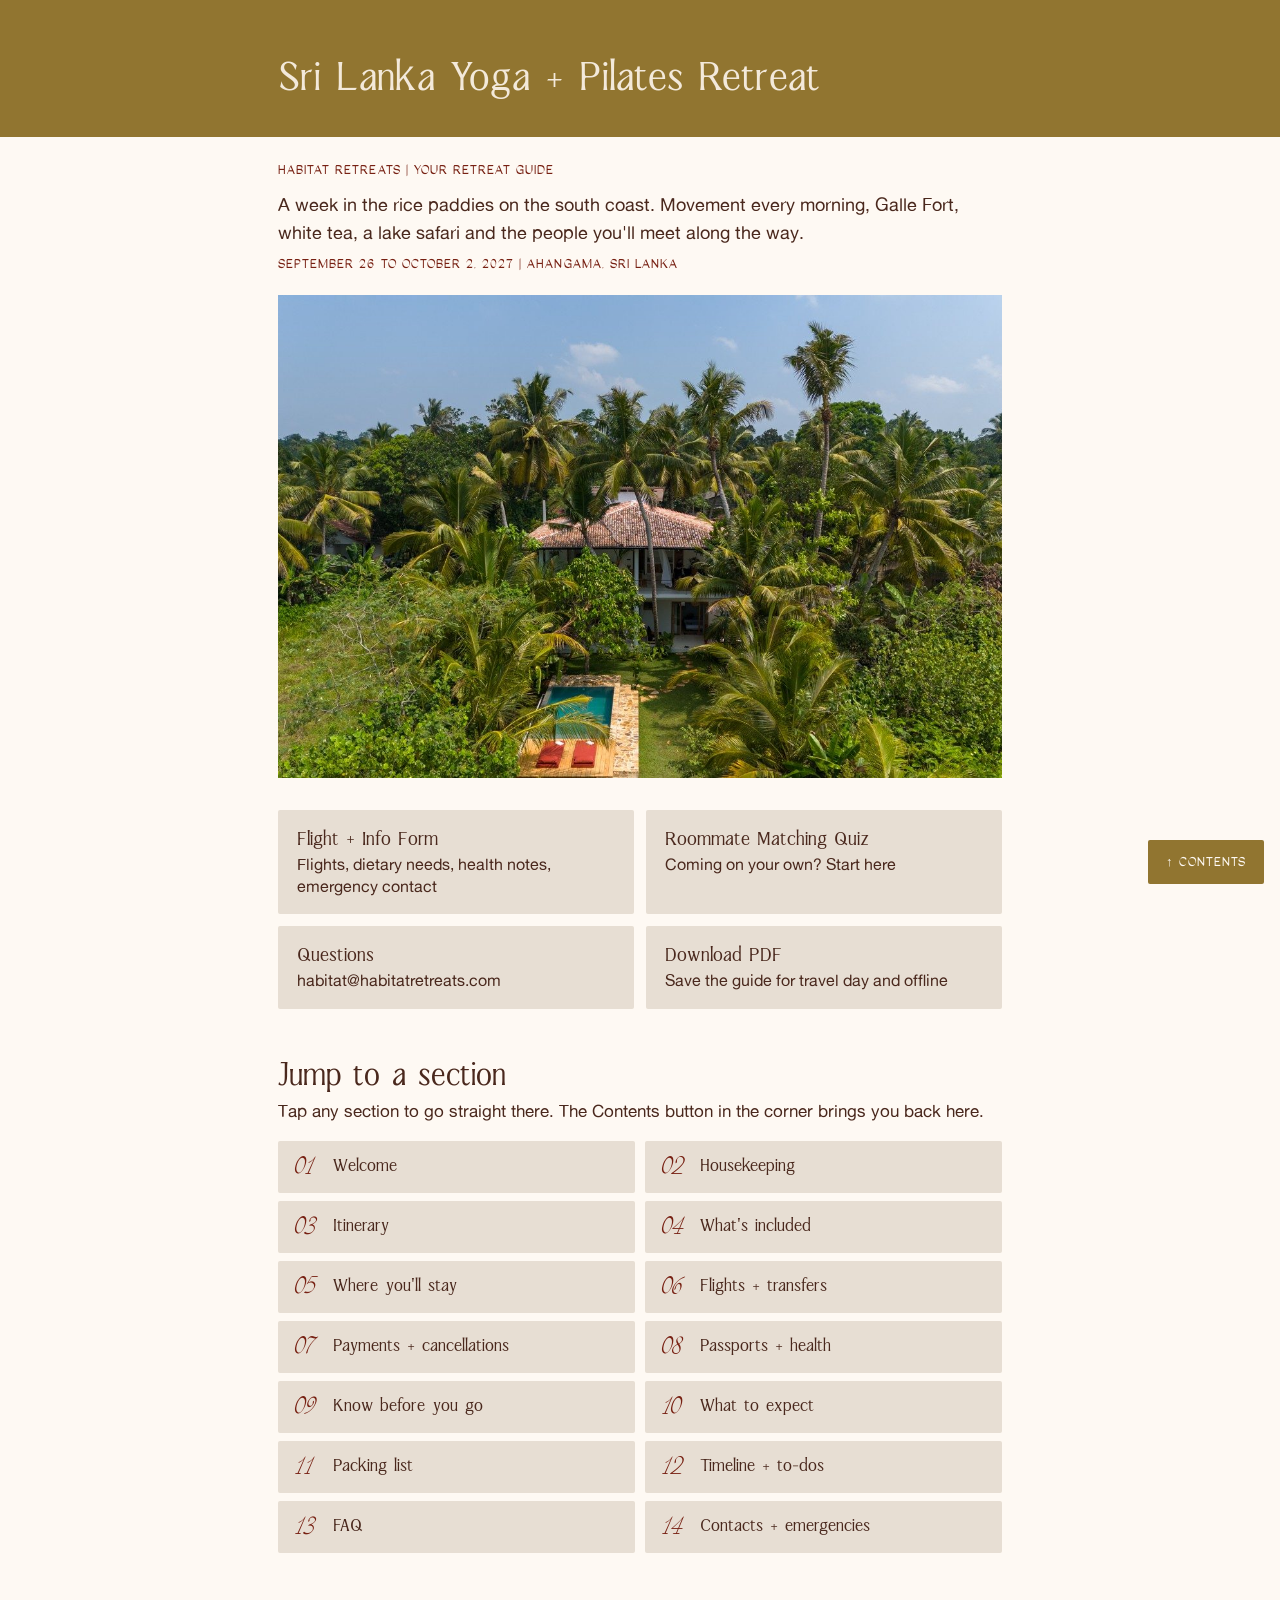
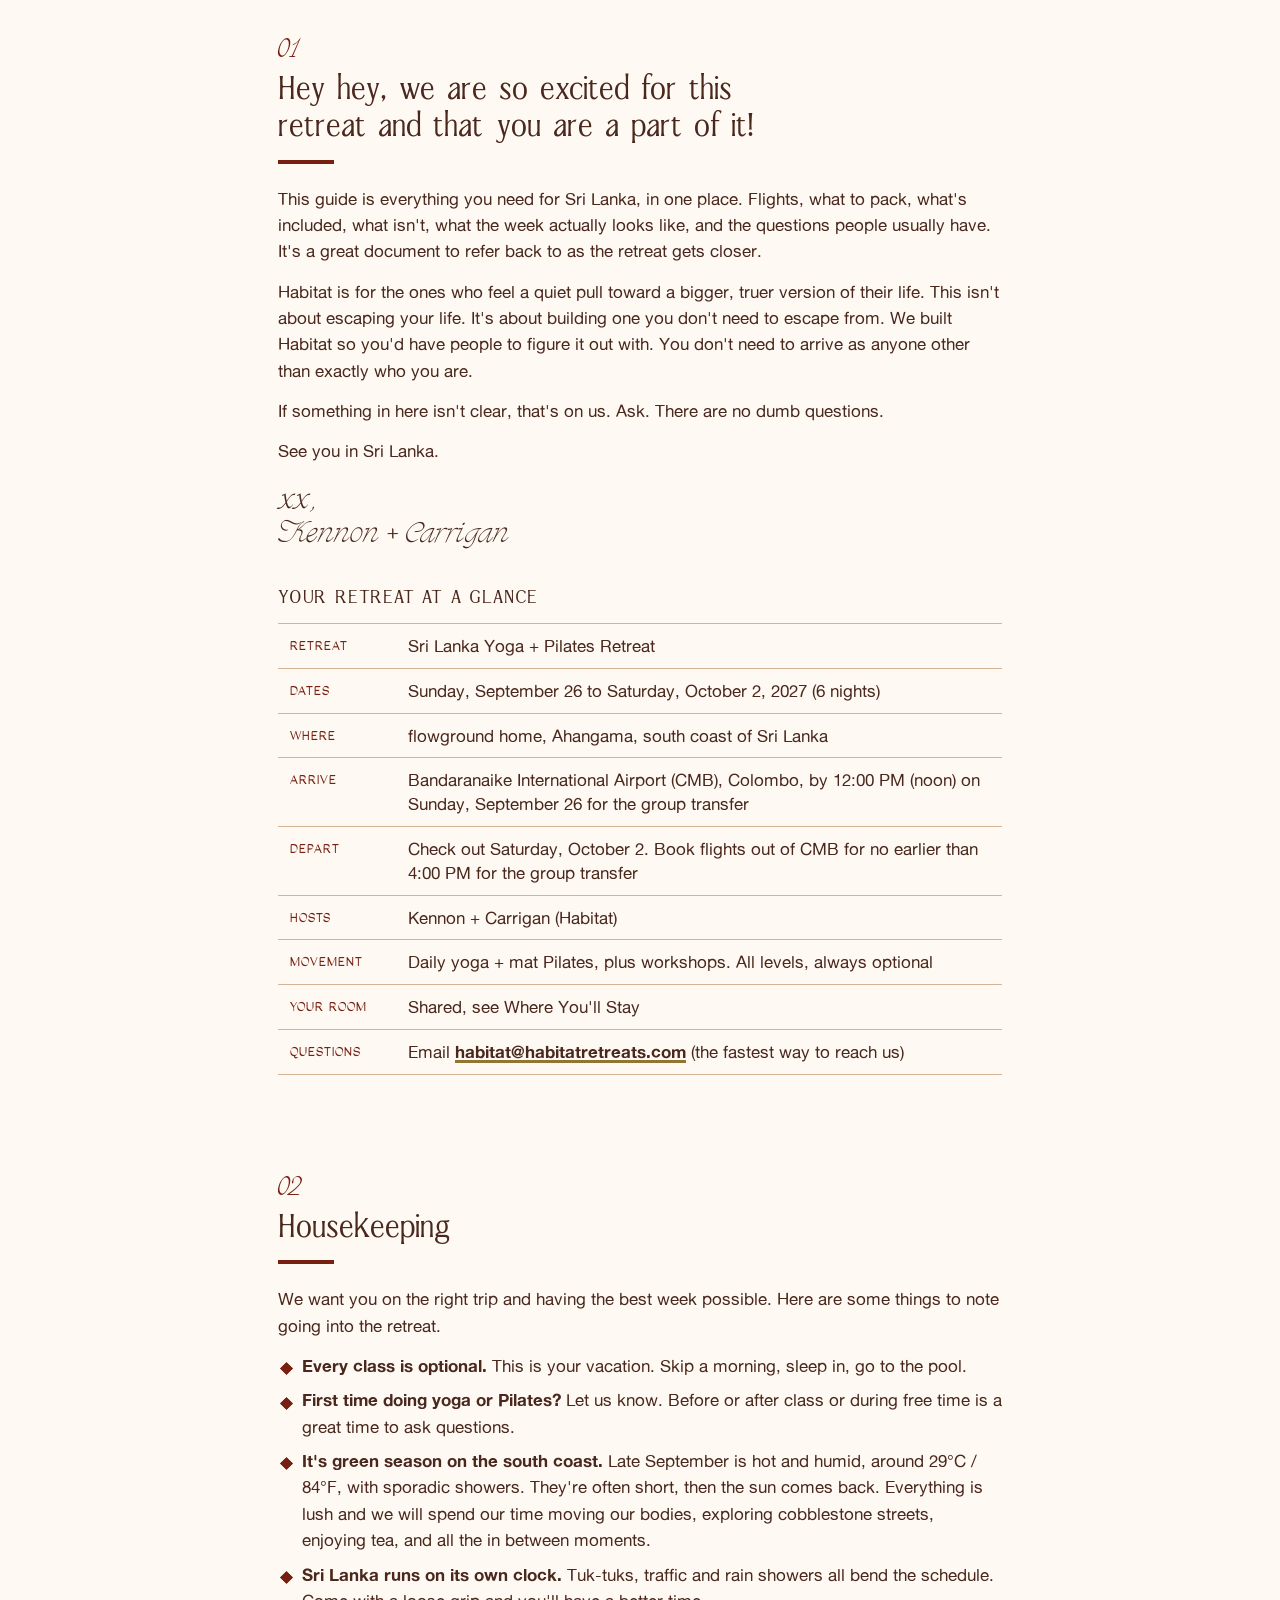
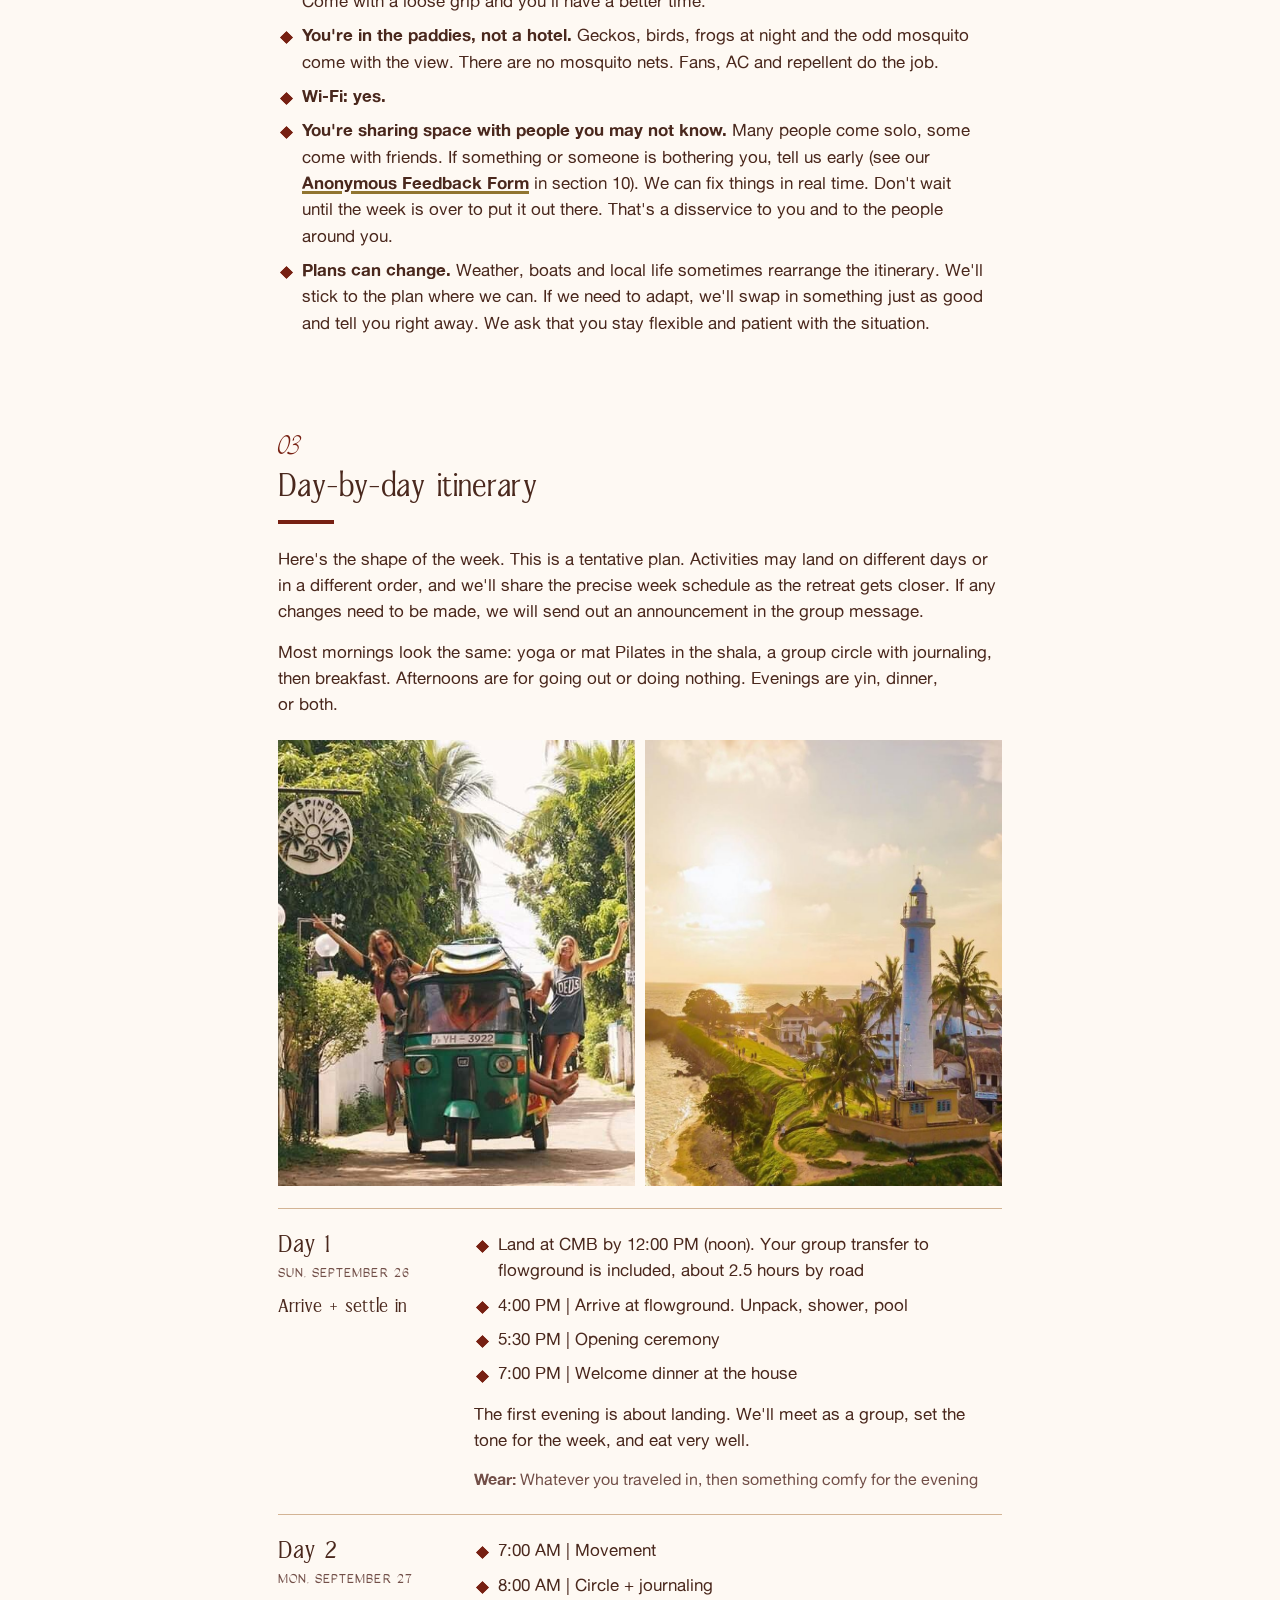
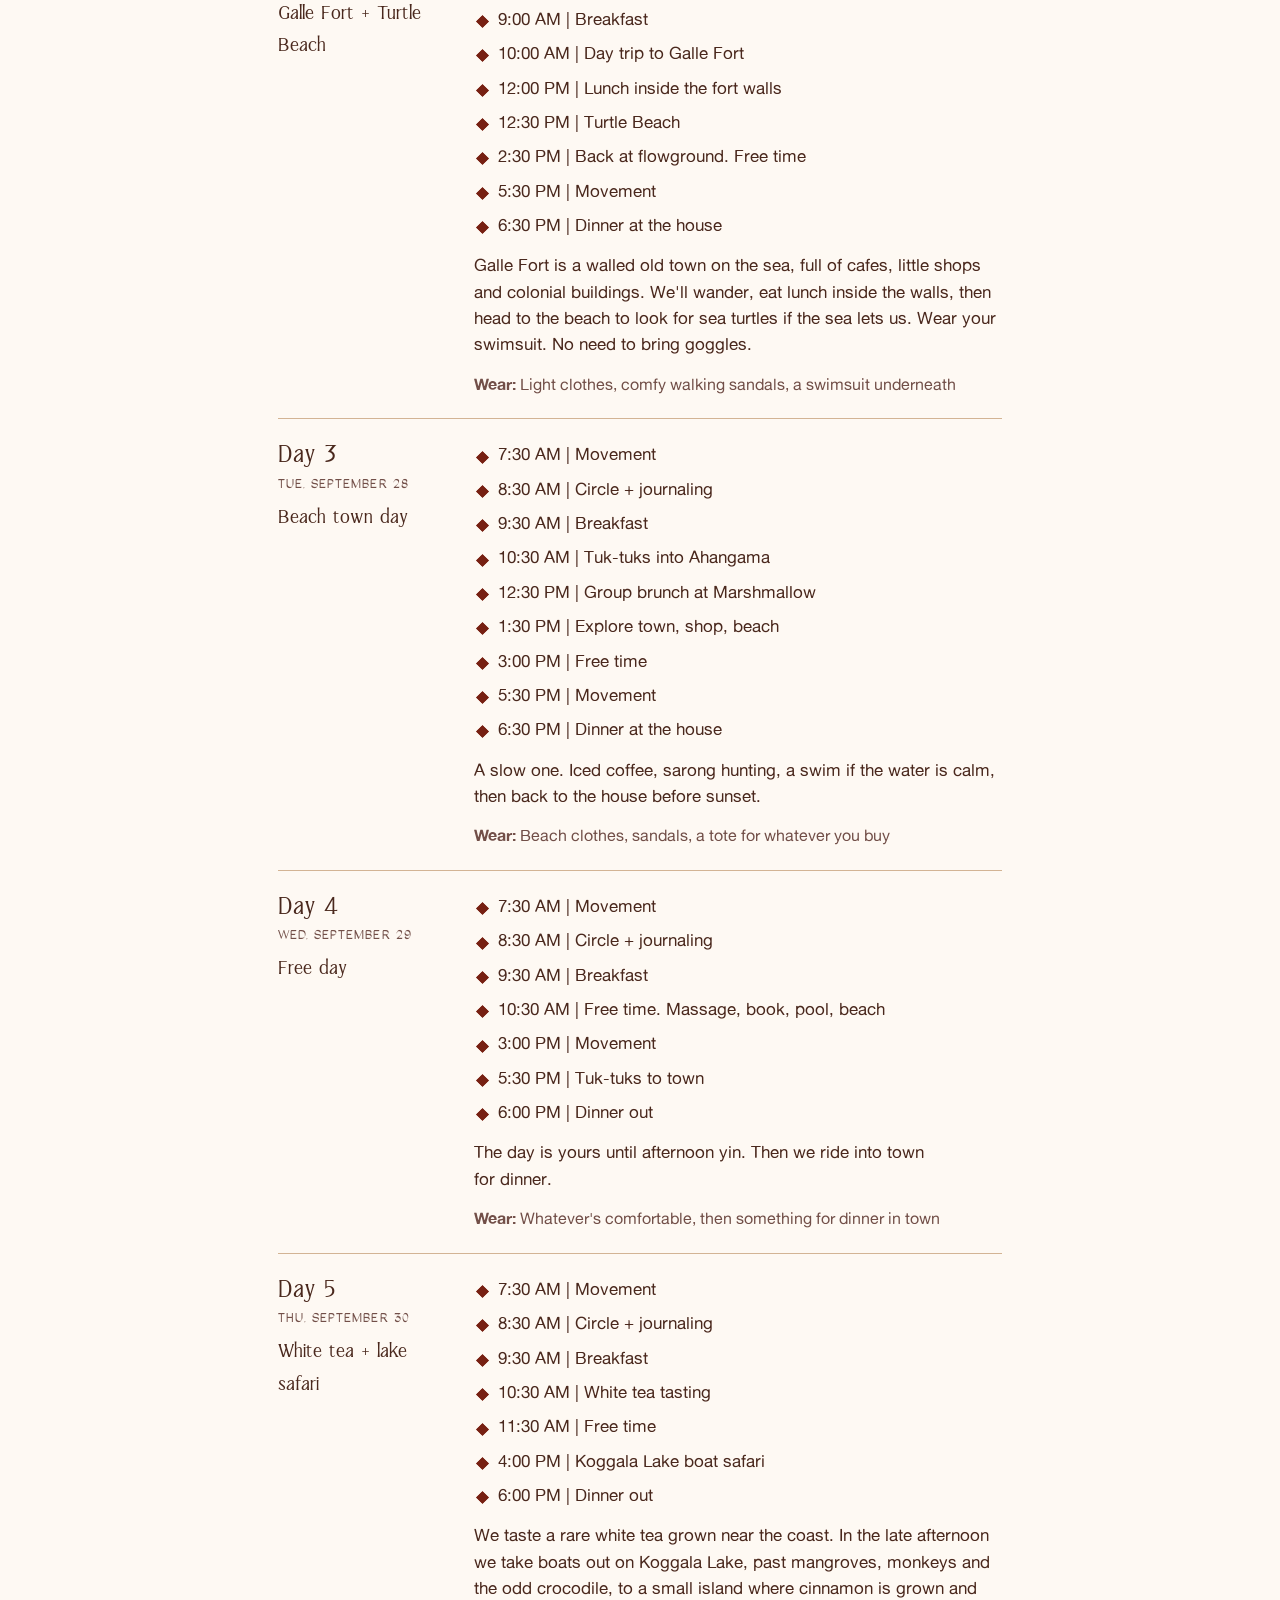
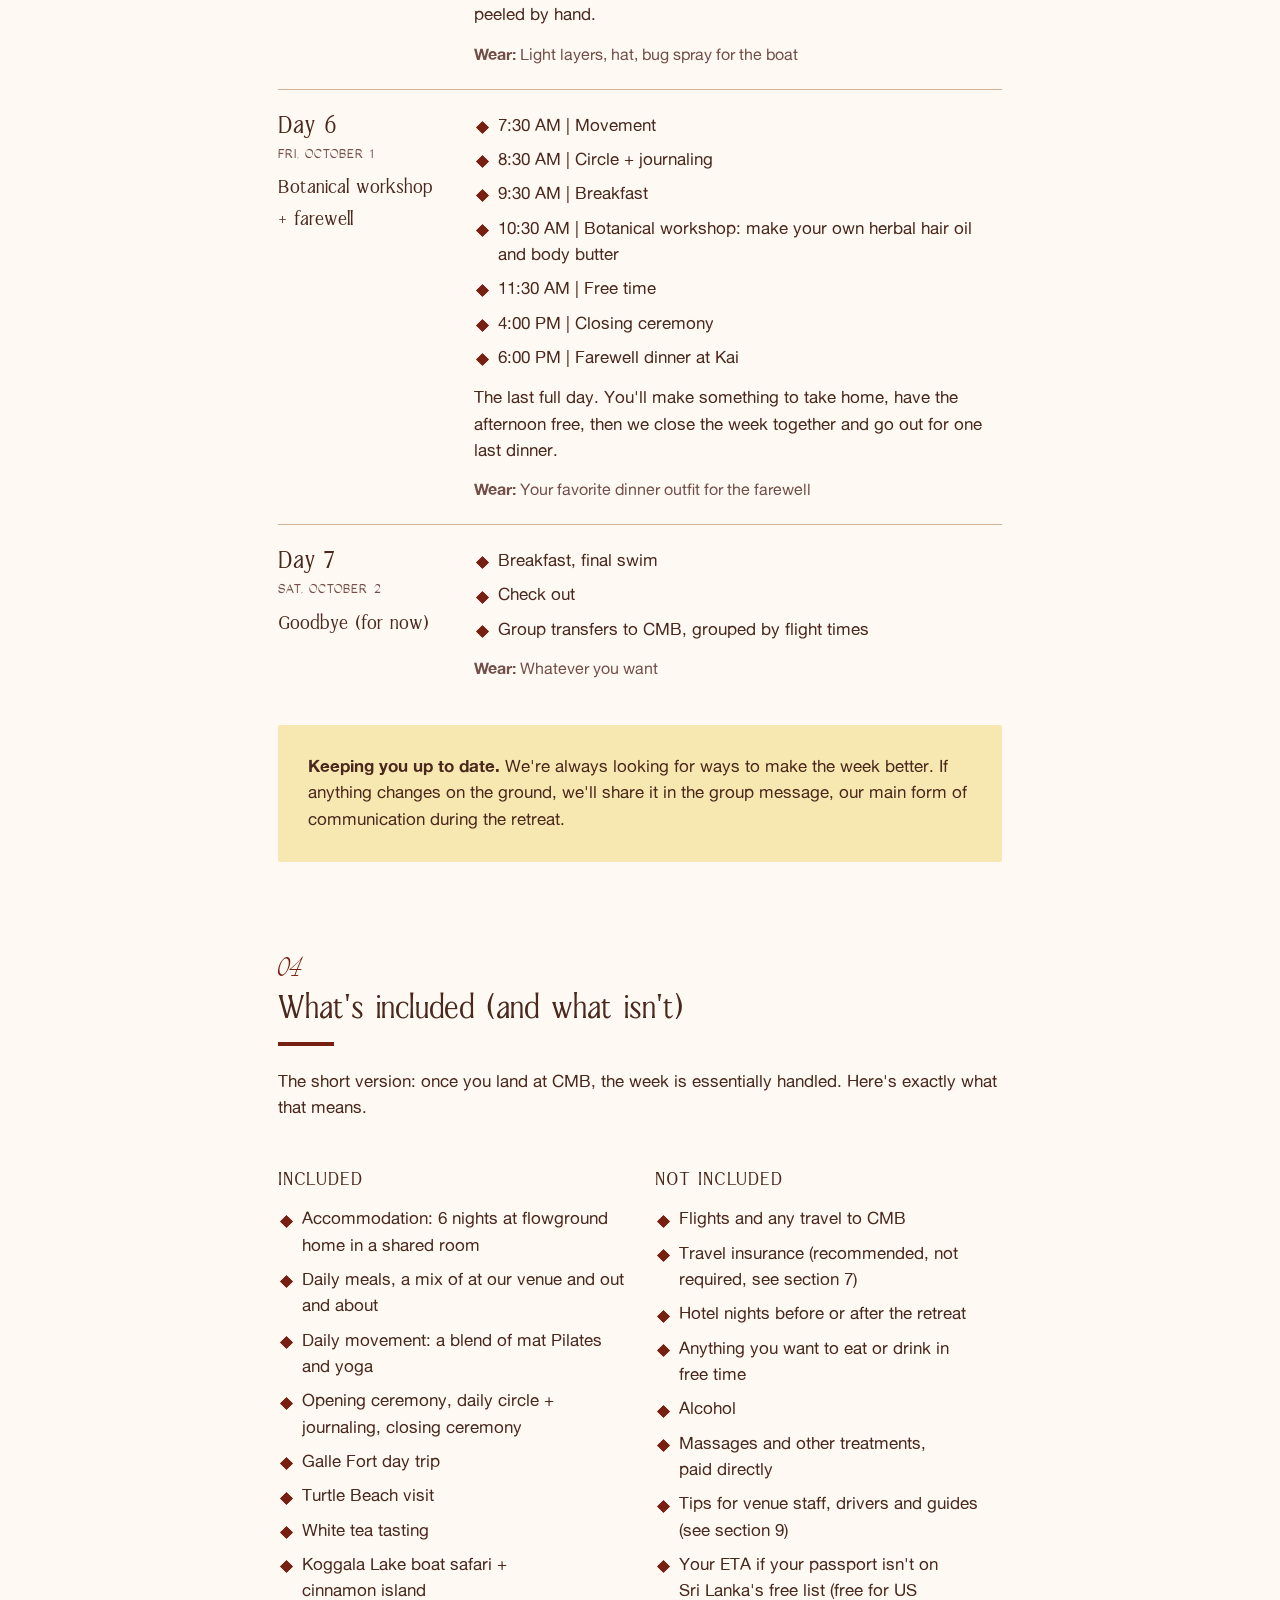
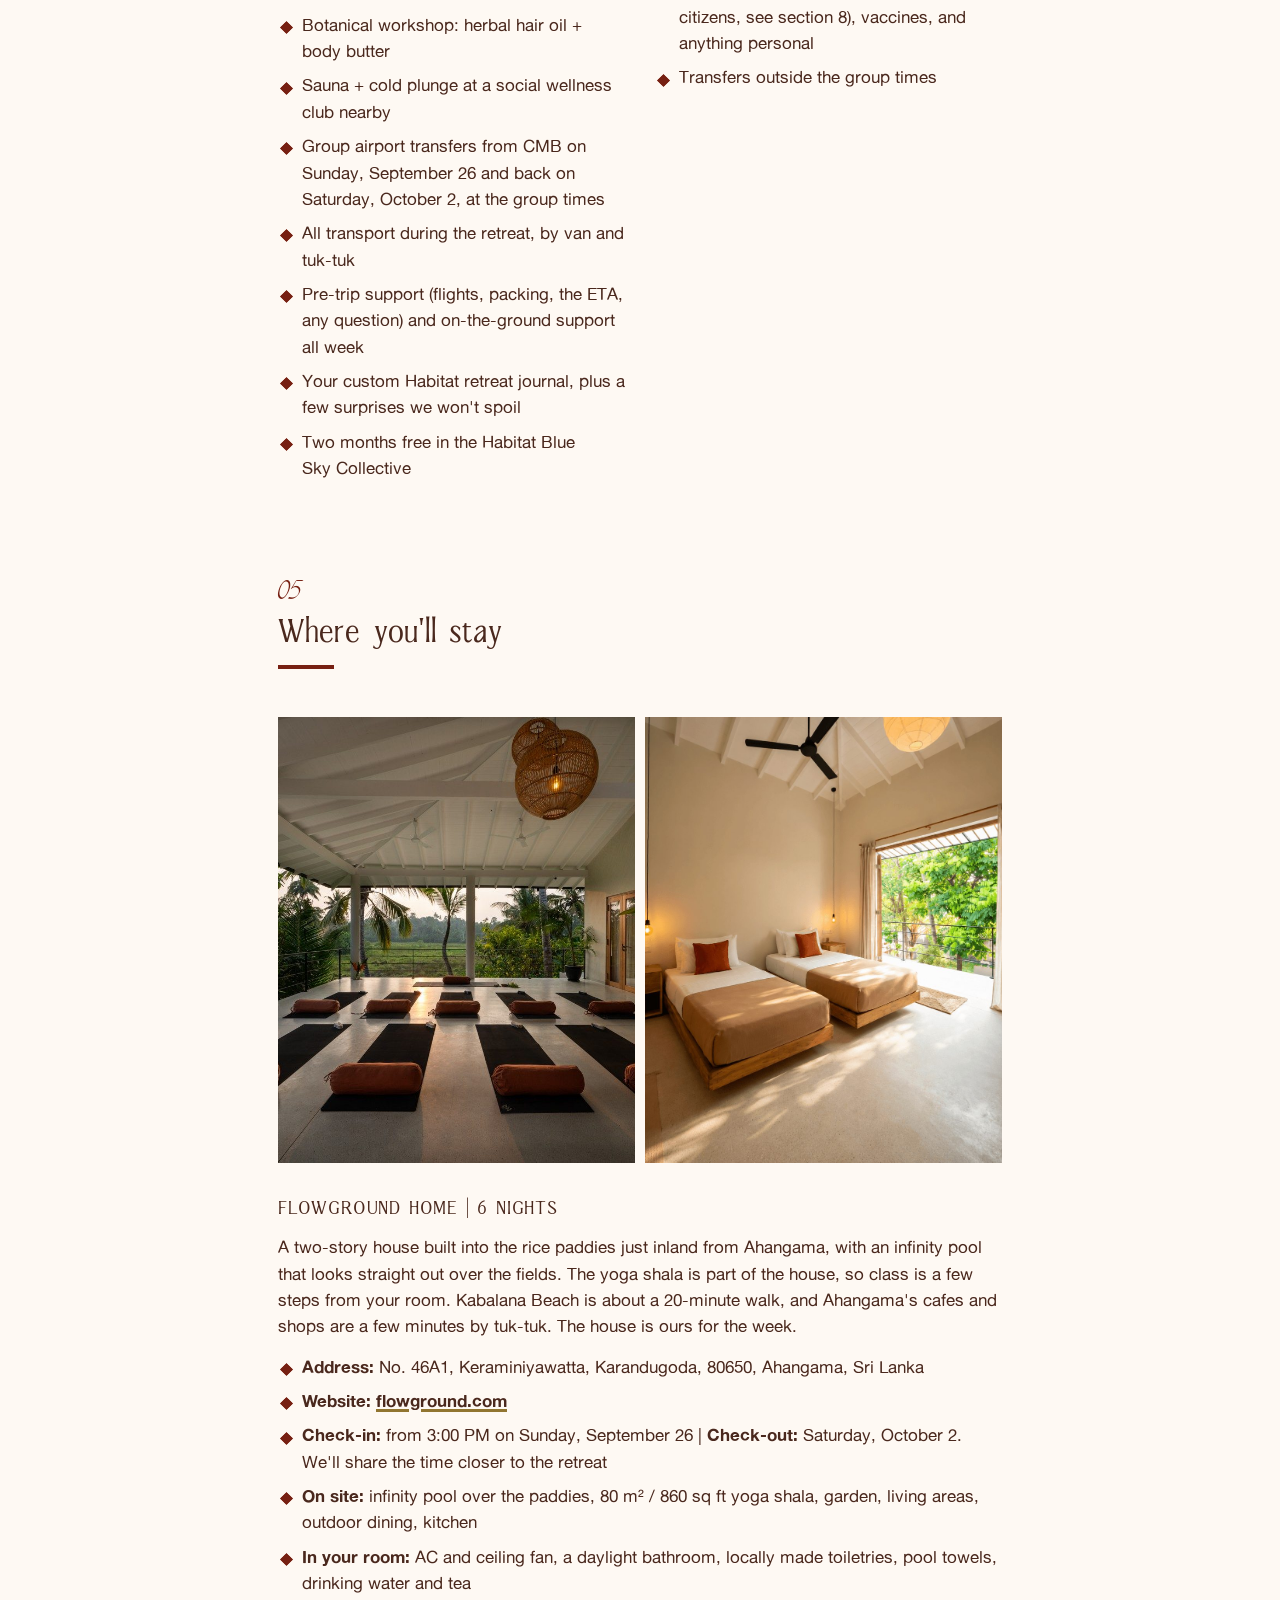
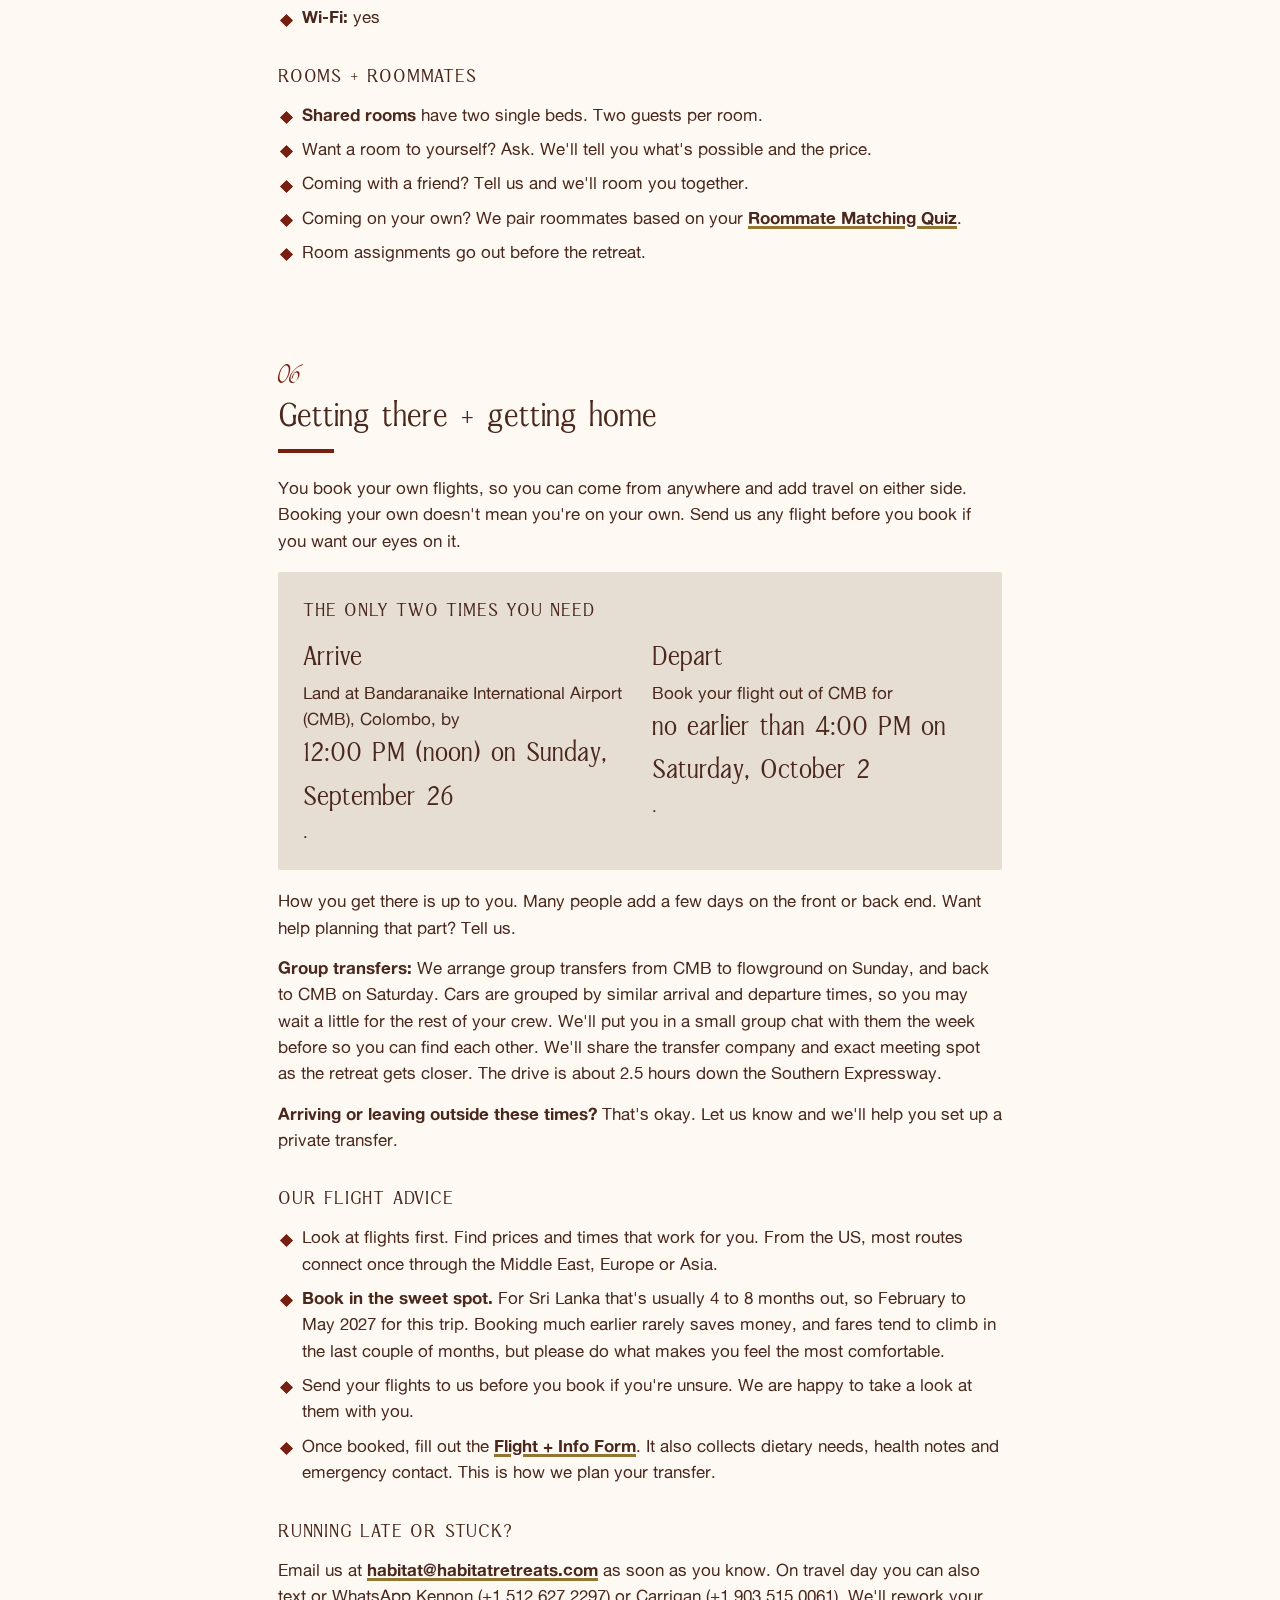
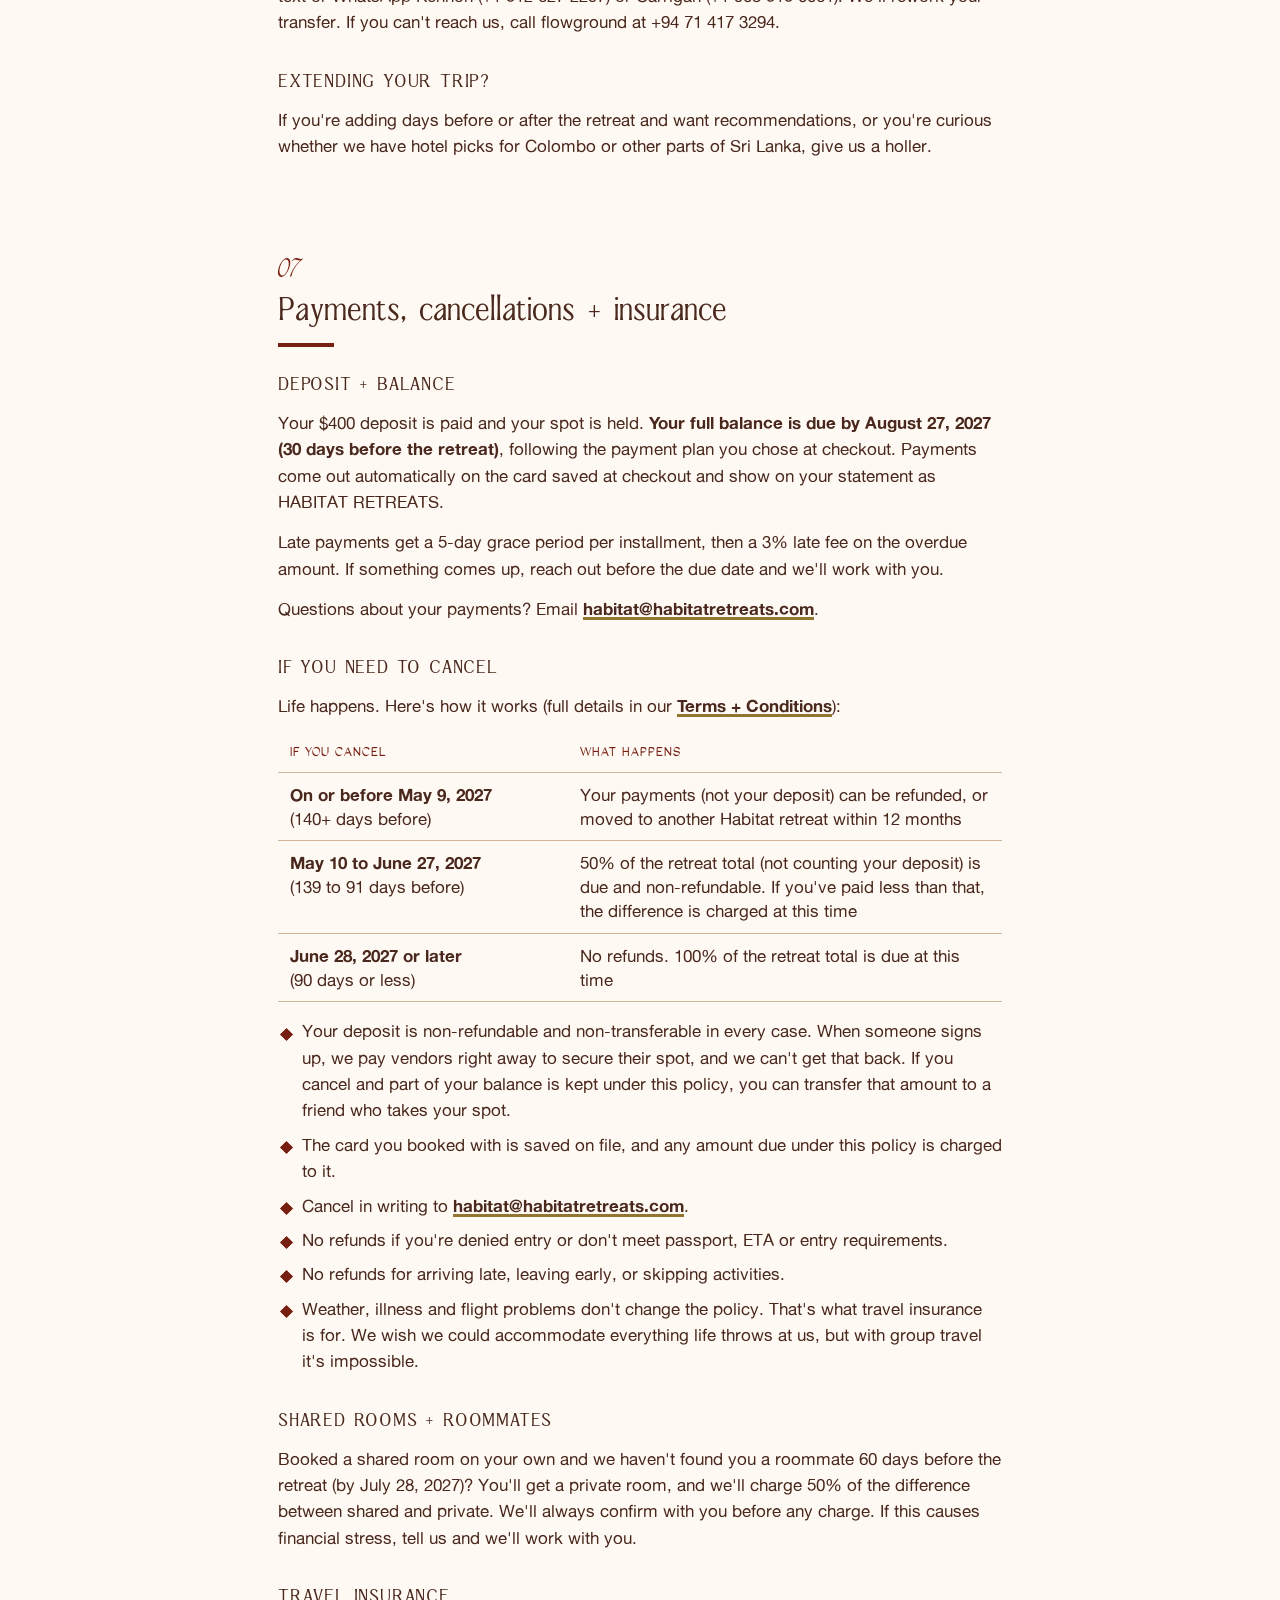
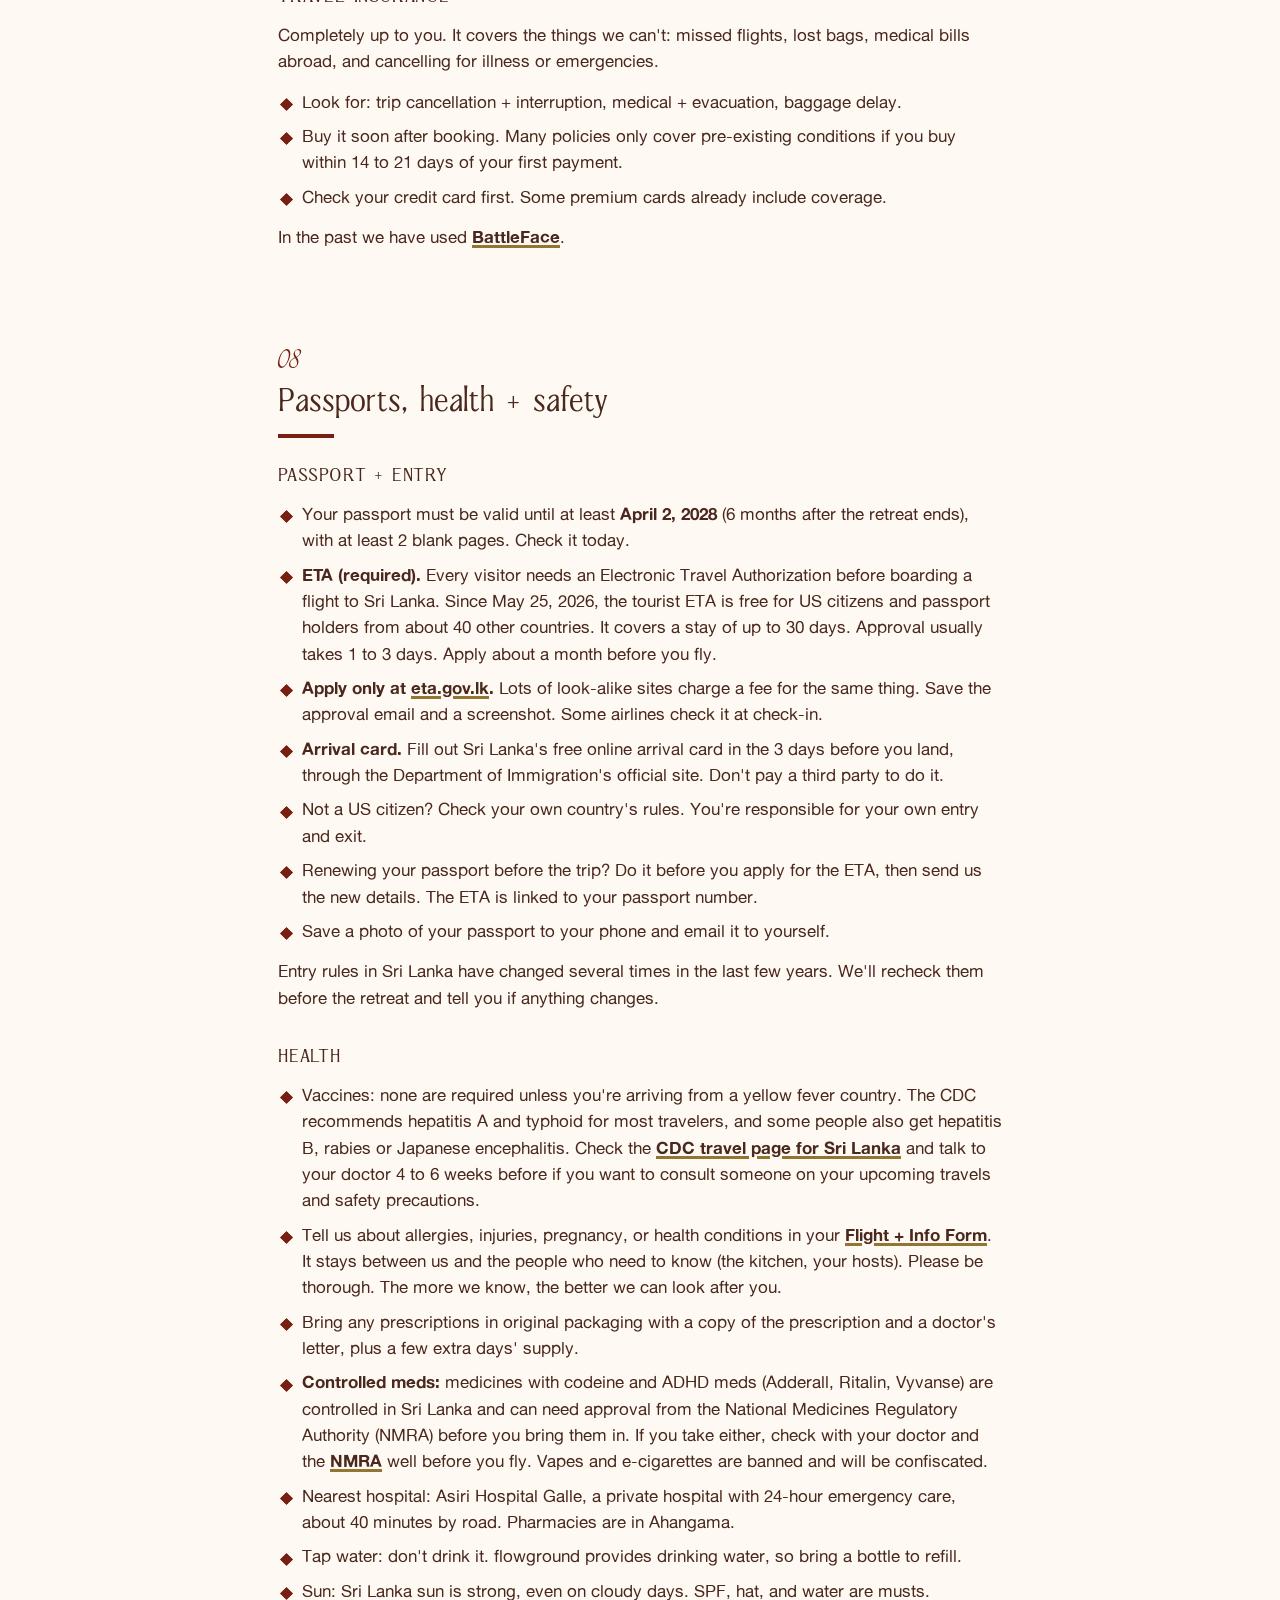
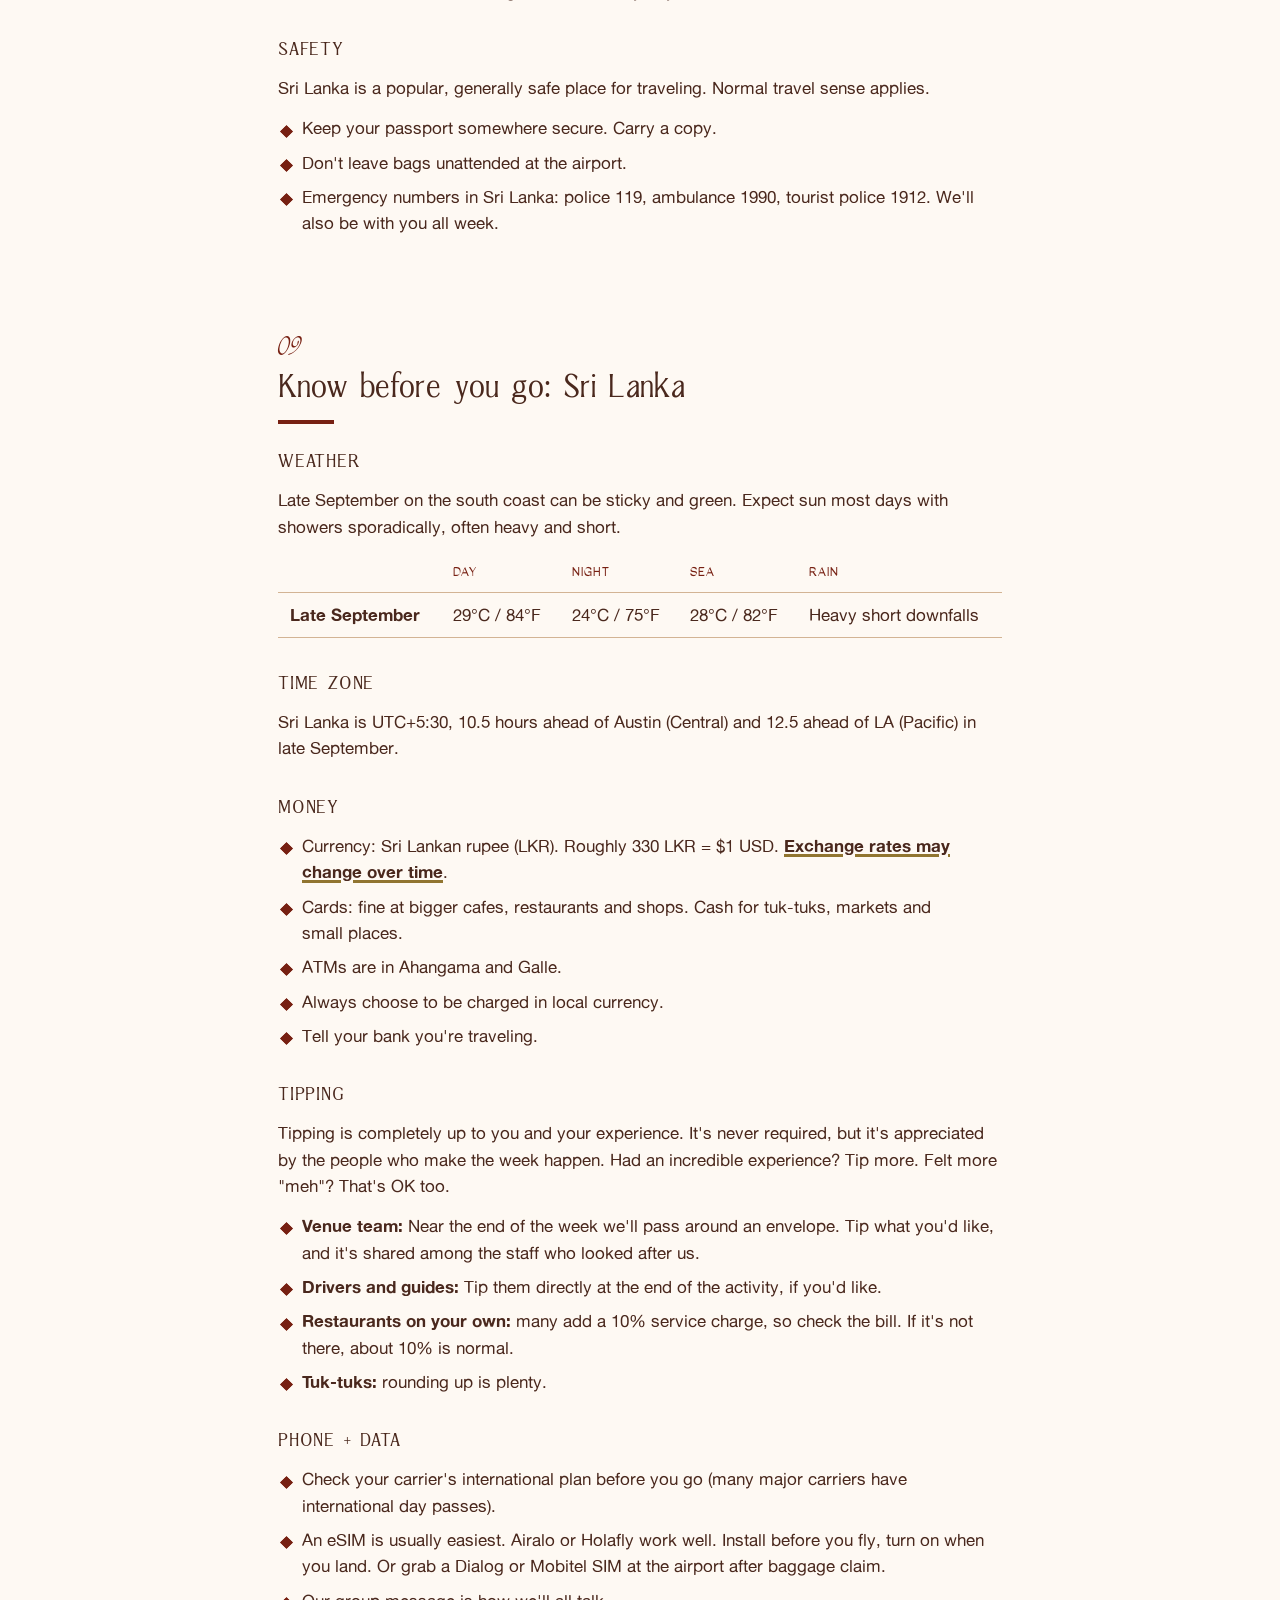
<file: sri-lanka-2027/index.html>
<!doctype html>
<html lang="en">
<head>
<meta charset="utf-8">
<meta name="viewport" content="width=device-width, initial-scale=1, viewport-fit=cover">
<meta name="robots" content="noindex, nofollow">
<link rel="icon" href="[data-uri]">
<title>Sri Lanka Retreat Guide 2027</title>
<meta name="description" content="Your guide to the Sri Lanka Yoga + Pilates Retreat, September 26 to October 2, 2027.">
<meta property="og:title" content="Sri Lanka Yoga + Pilates Retreat | Retreat Guide">
<meta property="og:description" content="Ahangama, Sri Lanka. September 26 to October 2, 2027.">
<link rel="preconnect" href="https://fonts.googleapis.com">
<link rel="preconnect" href="https://fonts.gstatic.com" crossorigin>
<style>
/* Habitat retreat guide template. One reading column, full-bleed paper, ink type + hairlines, one accent. Real photos only (habitatretreats.com or sent by Kennon, never venue photos), no colored section backgrounds except .callout. */
:root{
  /* ===== THEME TOKENS =====
     Habitat retreats: these are overridden by ../themes/habitat.css (linked after this <style>). Only set --retreat-bg/--retreat-fg below.
     Partner retreats: delete the habitat.css link and set the partner values here. See 05_DESIGN_SYSTEM.md.
     The values below are the Sarah Lord Photo (MOR27) partner theme, as a worked example. */
  --paper:#F9F5F1; --ink:#371715; --text:#371715; --accent:#E7DD87; --rule:rgba(55,23,21,.22);
  --display:'Cormorant','Cormorant Garamond',Garamond,serif;
  --body:'Cormorant Garamond','Cormorant',Garamond,Georgia,serif;
  --label:'Jost','Futura','Helvetica Neue',Arial,sans-serif;
  --script:'Cormorant',Garamond,serif;
  /* roles (partner default: derived from ink + accent) */
  --line-strong:var(--ink); --link-line:var(--accent); --hover-bg:var(--accent); --h2-bar:var(--accent);
  --bullet:var(--accent); --bullet-edge:var(--ink); --callout-bg:var(--accent); --callout-fg:var(--ink);
  --card:transparent; --card-border:var(--ink); --btn-bg:var(--ink); --btn-fg:var(--paper); --btn-hover-fg:var(--accent);
  --label-color:inherit; --hero-bg:transparent; --hero-fg:inherit; --hero-line:var(--ink);
  /* per retreat (Habitat brand guide: retreat color is used for the header band only) */
  --retreat-bg:#917530; --retreat-fg:#F3E9DA;
  color-scheme:light;
}
*{box-sizing:border-box}
html{background:var(--paper);scroll-behavior:smooth}
@media (prefers-reduced-motion:reduce){html{scroll-behavior:auto}}
body{margin:0;background:var(--paper);color:var(--text);font-family:var(--body);font-size:19px;line-height:1.55;-webkit-text-size-adjust:100%}
.wrap{max-width:760px;margin:0 auto;padding-left:max(18px,env(safe-area-inset-left,0px));padding-right:max(18px,env(safe-area-inset-right,0px))}
a{color:var(--ink);font-weight:600;text-decoration:underline;text-decoration-color:var(--link-line);text-decoration-thickness:3px;text-underline-offset:2px}
a:hover{background:var(--hover-bg)}
a:focus-visible{outline:2px solid var(--ink);outline-offset:3px}
mark{background:linear-gradient(transparent 58%,var(--hover-bg) 58%);color:inherit;padding:0 .08em}

/* header band */
.band{background:var(--hero-bg);color:var(--hero-fg)}
.band a{color:inherit}
.top{display:flex;justify-content:space-between;gap:12px;padding-block:26px 0;color:var(--label-color);font-family:var(--label);font-size:11px;letter-spacing:.24em;text-transform:uppercase}
.hero{text-align:left;padding-block:40px 32px;border-bottom:1px solid var(--hero-line)}
.hero .eyebrow{font-family:var(--label);font-size:12px;letter-spacing:.24em;text-transform:uppercase}
.hero h1{color:inherit;margin:10px 0 0;font-family:var(--display);font-weight:500;font-size:clamp(38px,6.5vw,58px);line-height:.98;letter-spacing:-.005em;text-wrap:balance}
.hero h1 em{font-style:italic;font-weight:400}
.hero .sub{margin:12px 0 0;font-size:21px;font-style:italic}
.hero .when{margin-top:16px;font-family:var(--label);font-size:12px;line-height:1.9;letter-spacing:.18em;text-transform:uppercase}
.hero .collab{margin-top:14px;font-family:var(--script);font-style:italic;font-size:24px}
.contacts-top{list-style:none;margin:12px 0 0;padding:0;display:flex;flex-wrap:wrap;gap:6px 26px;font-size:18px}
.contacts-top b{font-weight:600}

/* quick links */
.quick{display:grid;grid-template-columns:repeat(auto-fit,minmax(min(300px,100%),1fr));gap:12px;padding-block:32px 8px}
.quick a{display:flex;flex-direction:column;gap:4px;padding:16px 18px;min-height:44px;background:var(--card);border:1px solid var(--card-border);text-decoration:none;font-weight:400;transition:background .15s}
.quick a:hover{background:var(--hover-bg)}
.quick a b{font-family:var(--display);font-weight:600;font-size:23px;line-height:1.1}
.quick a span{font-size:16px;line-height:1.35}

/* jump grid */
.toc{margin-top:40px;scroll-margin-top:16px}
.toc h2{margin:0;font-family:var(--display);font-weight:500;font-size:clamp(30px,5vw,38px)}
.toc p{margin:4px 0 16px;font-size:17px}
.toc nav{display:grid;grid-template-columns:repeat(2,minmax(0,1fr));gap:8px 10px}
.toc nav a{display:flex;align-items:center;gap:12px;min-height:52px;padding:10px 16px;background:var(--card);border:1px solid var(--rule);text-decoration:none;font-family:var(--display);font-weight:600;font-size:21px;line-height:1.2;white-space:nowrap;transition:background .15s,border-color .15s}
.toc nav a i{font-family:var(--script);font-style:italic;font-weight:500;font-size:24px;line-height:1;min-width:26px}
.toc nav a:hover,.toc nav a:focus-visible{background:var(--hover-bg);border-color:var(--ink)}

/* sections */
.sec{padding-top:76px;scroll-margin-top:12px}
.num{display:block;color:var(--label-color);font-family:var(--script);font-style:italic;font-size:26px}
h2.st{margin:2px 0 22px;color:var(--ink);font-family:var(--display);font-weight:500;font-size:clamp(34px,6vw,46px);line-height:1.05;text-wrap:balance}
h2.st::after{content:'';display:block;width:56px;height:4px;margin-top:14px;background:var(--h2-bar)}
h3{margin:30px 0 10px;color:var(--label-color);font-family:var(--label);font-weight:500;font-size:13px;letter-spacing:.2em;text-transform:uppercase}
p{margin:0 0 14px;text-wrap:pretty}
.lead{font-family:var(--display);font-size:25px;line-height:1.35;font-style:italic}
ul.d{list-style:none;margin:0 0 14px;padding:0}
ul.d li{position:relative;padding-left:24px;margin:0 0 8px;text-wrap:pretty}
ul.d li::before{content:'';position:absolute;left:4px;top:.66em;width:7px;height:7px;border:1px solid var(--bullet-edge);background:var(--bullet);transform:rotate(45deg)}
ul.check li::before{width:12px;height:12px;top:.42em;left:0;border:1.5px solid var(--bullet-edge);background:transparent;transform:none}
.note{font-size:16px}
b,strong{font-weight:600}
.q{font-weight:600}
.tw{overflow-x:auto;margin:6px 0 16px}
table{width:100%;border-collapse:collapse;font-size:17px;line-height:1.4}
.tw table{min-width:460px}
.tw table.kv{min-width:0}
th{text-align:left;padding:10px 12px;font-family:var(--label);font-weight:500;font-size:11px;letter-spacing:.16em;text-transform:uppercase;border-bottom:1.5px solid var(--line-strong)}
td{border-bottom:1px solid var(--rule);padding:10px 12px;vertical-align:top}
table.kv{border-top:1.5px solid var(--line-strong)}
table.kv td:first-child{width:118px;font-family:var(--label);font-size:11px;letter-spacing:.16em;text-transform:uppercase;padding-top:14px}
.callout{background:var(--callout-bg);color:var(--callout-fg);padding:28px 30px 16px;margin:6px 0 10px}
.callout h2.st::after{background:var(--callout-fg)}
.callout ul.d li::before{background:var(--paper)}
.frame{background:var(--card);border:1px solid var(--card-border);padding:22px 24px 10px;margin:18px 0}

/* itinerary */
.day{display:grid;grid-template-columns:170px minmax(0,1fr);gap:26px;padding:22px 0 8px;border-top:1px solid var(--rule)}
.days .day:first-child{border-top:1.5px solid var(--line-strong)}
.day .when b{display:block;font-family:var(--display);font-weight:600;font-size:26px;line-height:1.05}
.day .when span{display:block;font-family:var(--label);font-size:11px;letter-spacing:.18em;text-transform:uppercase;margin-top:6px}
.day .when em{display:block;font-family:var(--display);font-size:21px;margin-top:6px}
.meta{font-size:16px}

/* venues + hosts */
.venue{margin:10px 0 26px;padding-top:4px}
.hosts{display:grid;grid-template-columns:repeat(2,minmax(0,1fr));gap:22px;margin-bottom:12px}
.host{border-top:1.5px solid var(--line-strong);padding-top:14px}
.host b{display:block;font-family:var(--display);font-size:25px;font-weight:600;line-height:1.1}
.host i{display:block;margin-bottom:8px}
.host p{font-size:17px}
.two{display:grid;grid-template-columns:repeat(2,minmax(0,1fr));gap:0 30px}
.times{display:grid;grid-template-columns:repeat(2,minmax(0,1fr));gap:24px}
.times b{display:block;font-family:var(--display);font-weight:600;font-size:28px}
.tl{display:grid;grid-template-columns:200px minmax(0,1fr);gap:24px;padding:18px 0 4px;border-top:1px solid var(--rule)}
.tls .tl:first-child{border-top:1.5px solid var(--line-strong)}
.tl > div:first-child{font-family:var(--display);font-weight:600;font-size:22px;line-height:1.15}

/* contacts + footer */
.ctw{overflow-x:auto}
.ctw table{min-width:520px}
.addr{margin-top:14px;padding:14px 18px;background:var(--card);border:1px solid var(--card-border);display:flex;flex-direction:column;gap:4px;font-size:17px}
.addr span{font-family:var(--label);font-size:11px;letter-spacing:.18em;text-transform:uppercase}
footer{margin-top:80px}
footer .wrap{padding-block:40px 64px;border-top:1px solid var(--line-strong);text-align:center}
footer .big{font-family:var(--script);font-style:italic;font-size:clamp(32px,5vw,42px);line-height:1.1}
footer .meta2{margin-top:12px;font-family:var(--label);font-size:12px;letter-spacing:.14em;text-transform:uppercase;line-height:2}
.totop{position:fixed;right:max(16px,env(safe-area-inset-right,0px));bottom:calc(16px + env(safe-area-inset-bottom,0px));z-index:20;display:inline-flex;align-items:center;min-height:44px;padding:0 18px;background:var(--btn-bg);color:var(--btn-fg);font:500 12px/1 var(--label);letter-spacing:.16em;text-transform:uppercase;text-decoration:none;box-shadow:0 4px 14px rgba(55,23,21,.22)}
.totop:hover{background:var(--btn-bg);color:var(--btn-hover-fg)}

@media (max-width:680px){
  body{font-size:18px}
  .hero{padding-block:28px 24px}
  .contacts-top{flex-direction:column}
  .day,.tl{grid-template-columns:minmax(0,1fr);gap:8px}
  .hosts,.two,.times{grid-template-columns:minmax(0,1fr)}
  .callout{padding:22px 18px 10px}
  .toc nav a{font-size:18px;padding:8px 12px;gap:10px}
}
@media (max-width:520px){
  .toc nav{grid-template-columns:minmax(0,1fr)}
  .toc nav a i{font-size:20px;min-width:22px}
  table.kv td:first-child{width:90px}
}

/* photos (optional: only add a photo element when a real photo file exists in <slug>/photos/) */
.photo{margin:0 0 18px;background:var(--card)}
.photo img{display:block;width:100%;height:auto;aspect-ratio:var(--ratio,3/2);object-fit:cover}
.photo figcaption{font-size:14px;line-height:1.4;padding-top:8px;color:var(--text);opacity:.8}
.photo-wide{margin:26px 0}
.photo-pair{display:grid;grid-template-columns:repeat(2,minmax(0,1fr));gap:10px;margin:22px 0}
.photo-pair .photo{margin:0}
.photo-pair .photo img{--ratio:4/5}
.hero-photo{margin:0;position:relative}
.hero-photo img{display:block;width:100%;height:auto;aspect-ratio:21/9;object-fit:cover}
/* host cards, modeled on the habitatretreats.com hosts section: bordered card, name over a hairline, italic title, square photo beside the bio, every other card mirrored. Never round headshots. */
.host-card{border:1px solid var(--ink);padding:18px 20px;margin-bottom:14px;break-inside:avoid}
.host-card .host-name{font-family:var(--display);font-size:24px;color:var(--ink);letter-spacing:.02em;text-align:right;border-bottom:1px solid var(--rule);padding-bottom:6px}
.host-card .host-title{font-style:italic;font-size:18px;text-align:right;margin:6px 0 12px}
.host-card .host-body{display:grid;grid-template-columns:200px 1fr;gap:18px;align-items:end}
.host-card .host-body img{width:100%;aspect-ratio:1/1;object-fit:cover;display:block}
.host-card .host-body p{margin:0;font-size:16px}
.host-card.flip .host-name,.host-card.flip .host-title{text-align:left}
.host-card.flip .host-body{grid-template-columns:1fr 200px}
.host-card.flip .host-body img{order:2}
.host-card.flip .host-body p{text-align:right}
@media (max-width:560px){.host-card .host-body,.host-card.flip .host-body{grid-template-columns:1fr}.host-card.flip .host-body img{order:0}.host-card.flip .host-body p{text-align:left}}
@media (max-width:520px){.photo-pair{grid-template-columns:minmax(0,1fr)}.hero-photo img{aspect-ratio:3/2}}

@media print{
  @page{size:8.5in 11in;margin:.6in .65in .65in}
  html,body{background:var(--paper);-webkit-print-color-adjust:exact;print-color-adjust:exact}
  body{font-size:15.5px}
  .wrap{max-width:none;padding:0}
  .totop{display:none}
  .top{padding-top:0}
  .hero{padding-block:8px 18px}
  .quick{break-before:auto}
  .quick{padding-top:18px}
  .toc{margin-top:14px}
  .toc p{display:none}
  .toc h2{font-size:26px;margin-bottom:8px}
  .toc nav{gap:5px 8px}
  .toc nav a{min-height:30px;padding:3px 12px;font-size:15px}
  .toc nav a i{font-size:17px}
  .quick a{padding:10px 14px}
  .sec{break-before:page;padding-top:0}
  .photo,.photo-pair,.hero-photo,.host-card{break-inside:avoid}
  .photo img,.hero-photo img{max-height:3.6in}
  h2.st,h3,.num{break-after:avoid}
  li,tr,.day,.tl,.host,.times,.addr,.frame{break-inside:avoid}
  footer{margin-top:24px;break-inside:avoid;break-before:avoid}
  footer .wrap{padding:18px 0 0}
  footer .big{font-size:28px}
  footer .meta2{display:none}
}
table.kv td{overflow-wrap:anywhere}
.hero-col{margin-top:28px}.hero-col img{aspect-ratio:3/2!important}@media print{.hero-col{margin-top:10px}.hero-col img{max-height:1.45in!important;object-position:50% 60%}}
@media print{.hero-photo img{max-height:1.9in}.photo-pair .photo img{max-height:2.5in}.photo-pair{margin:12px 0}#itinerary .photo-pair .photo img{max-height:1.9in}#itinerary .day{padding-top:14px}#included,#getting-there,#stay,#timeline{font-size:14.5px}#included ul.d li,#getting-there ul.d li{margin-bottom:5px}#stay .photo-pair .photo img,#timeline .photo-pair .photo img{max-height:1.6in}#timeline .tl{padding-top:10px}}
@media print{#welcome{font-size:14.5px}#welcome h2.st{font-size:26px}#welcome .signoff{margin-top:8px}#welcome table.kv td{padding-top:7px;padding-bottom:7px}#contacts{font-size:14px}#contacts table td{padding:7px 10px}#faq p{margin-bottom:10px}}
.signoff{font-family:var(--script);font-style:italic;font-size:28px;line-height:1.2;margin-top:20px;color:var(--ink)}
/* Sri Lanka = Moss band. Brand guide: Linen text on Moss at 24px+ only, so the band holds the title alone and the small header text sits on Paper below it. */
.band .hero{padding-block:44px 40px}
.hero-meta{padding-top:24px}
.hero-meta .eyebrow,.hero-meta .when{font-family:var(--label);font-size:13px;letter-spacing:.08em;text-transform:uppercase;color:var(--clay)}
.hero-meta .sub{font-size:18px;margin:10px 0 8px;color:var(--walnut)}
.hero-meta + .wrap .hero-col{margin-top:20px}
@media print{.band .hero{padding-block:18px 16px}.hero-meta{padding-top:12px}}
</style>
<link rel="stylesheet" href="../fonts/habitat-fonts.css">
<link rel="stylesheet" href="../themes/habitat.css">
</head>
<body>

<header class="band">
<div class="wrap">
  <div class="hero">
    <h1>Sri Lanka <em>Yoga + Pilates Retreat</em></h1>
  </div>
</div>
</header>
<div class="wrap hero-meta">
  <div class="eyebrow">Habitat Retreats | Your retreat guide</div>
  <p class="sub">A week in the rice paddies on the south coast. Movement every morning, Galle Fort, white tea, a lake safari and the people you'll meet along the way.</p>
  <div class="when">September 26 to October 2, 2027 | Ahangama, Sri Lanka</div>
</div>
<div class="wrap"><figure class="hero-photo hero-col"><img src="photos/hero-flowground-paddies.jpg" alt="A house with a pool tucked into palm trees and green paddies" width="1333" height="750"></figure></div>

<main class="wrap">
  <div class="quick">
    <a href="https://docs.google.com/forms/d/e/1FAIpQLScwnCtknRAohdAcb-hAIRNbxmBARCWC2p2sS5pljeIL_b2UoA/viewform" target="_blank" rel="noopener"><b>Flight + Info Form</b><span>Flights, dietary needs, health notes, emergency contact</span></a>
    <a href="https://docs.google.com/forms/d/e/1FAIpQLSe7u2kuV1fyHj5GzP_kXplLgOZrj8qUxyGzDWy-2w_G9Jx1SQ/viewform" target="_blank" rel="noopener"><b>Roommate Matching Quiz</b><span>Coming on your own? Start here</span></a>
    <a href="mailto:habitat@habitatretreats.com?subject=Sri%20Lanka%202027%20retreat"><b>Questions</b><span>habitat@habitatretreats.com</span></a>
    <a href="Habitat_Sri_Lanka_2027_Retreat_Guide.pdf" download><b>Download PDF</b><span>Save the guide for travel day and offline</span></a>
  </div>

  <div class="toc" id="contents">
    <h2>Jump to a section</h2>
    <p>Tap any section to go straight there. The Contents button in the corner brings you back here.</p>
    <nav>
      <a href="#welcome"><i>01</i><span>Welcome</span></a>
      <a href="#housekeeping"><i>02</i><span>Housekeeping</span></a>
      <a href="#itinerary"><i>03</i><span>Itinerary</span></a>
      <a href="#included"><i>04</i><span>What's included</span></a>
      <a href="#stay"><i>05</i><span>Where you'll stay</span></a>
      <a href="#getting-there"><i>06</i><span>Flights + transfers</span></a>
      <a href="#payments"><i>07</i><span>Payments + cancellations</span></a>
      <a href="#passports"><i>08</i><span>Passports + health</span></a>
      <a href="#know-before"><i>09</i><span>Know before you go</span></a>
      <a href="#expect"><i>10</i><span>What to expect</span></a>
      <a href="#packing"><i>11</i><span>Packing list</span></a>
      <a href="#timeline"><i>12</i><span>Timeline + to&#8209;dos</span></a>
      <a href="#faq"><i>13</i><span>FAQ</span></a>
      <a href="#contacts"><i>14</i><span>Contacts + emergencies</span></a>
    </nav>
  </div>

  <!-- 01 -->
  <section class="sec" id="welcome">
    <span class="num">01</span>
    <h2 class="st">Hey hey, we are so excited for this retreat and that you are a part of it!</h2>
    <p>This guide is everything you need for Sri Lanka, in one place. Flights, what to pack, what's included, what isn't, what the week actually looks like, and the questions people usually have. It's a great document to refer back to as the retreat gets closer.</p>
    <p>Habitat is for the ones who feel a quiet pull toward a bigger, truer version of their life. This isn't about escaping your life. It's about building one you don't need to escape from. We built Habitat so you'd have people to figure it out with. You don't need to arrive as anyone other than exactly who you are.</p>
    <p>If something in here isn't clear, that's on us. Ask. There are no dumb questions.</p>
    <p>See you in Sri Lanka.</p>
    <p class="signoff">xx,<br>Kennon + Carrigan</p>

    <h3>Your retreat at a glance</h3>
    <div class="tw" style="overflow:visible"><table class="kv">
      <tr><td>Retreat</td><td>Sri Lanka Yoga + Pilates Retreat</td></tr>
      <tr><td>Dates</td><td>Sunday, September 26 to Saturday, October 2, 2027 (6 nights)</td></tr>
      <tr><td>Where</td><td>flowground home, Ahangama, south coast of Sri Lanka</td></tr>
      <tr><td>Arrive</td><td>Bandaranaike International Airport (CMB), Colombo, by 12:00 PM (noon) on Sunday, September 26 for the group transfer</td></tr>
      <tr><td>Depart</td><td>Check out Saturday, October 2. Book flights out of CMB for no earlier than 4:00 PM for the group transfer</td></tr>
      <tr><td>Hosts</td><td>Kennon + Carrigan (Habitat)</td></tr>
      <tr><td>Movement</td><td>Daily yoga + mat Pilates, plus workshops. All levels, always optional</td></tr>
      <tr><td>Your room</td><td>Shared, see Where You'll Stay</td></tr>
      <tr><td>Questions</td><td>Email <a href="mailto:habitat@habitatretreats.com">habitat@habitatretreats.com</a> (the fastest way to reach us)</td></tr>
    </table></div>
  </section>

  <!-- 02 -->
  <section class="sec" id="housekeeping">
    <span class="num">02</span>
    <h2 class="st">Housekeeping</h2>
    <p>We want you on the right trip and having the best week possible. Here are some things to note going into the retreat.</p>
    <ul class="d">
      <li><span class="q">Every class is optional.</span> This is your vacation. Skip a morning, sleep in, go to the pool.</li>
      <li><span class="q">First time doing yoga or Pilates?</span> Let us know. Before or after class or during free time is a great time to ask questions.</li>
      <li><span class="q">It's green season on the south coast.</span> Late September is hot and humid, around 29°C / 84°F, with sporadic showers. They're often short, then the sun comes back. Everything is lush and we will spend our time moving our bodies, exploring cobblestone streets, enjoying tea, and all the in between moments.</li>
      <li><span class="q">Sri Lanka runs on its own clock.</span> Tuk-tuks, traffic and rain showers all bend the schedule. Come with a loose grip and you'll have a better time.</li>
      <li><span class="q">You're in the paddies, not a hotel.</span> Geckos, birds, frogs at night and the odd mosquito come with the view. There are no mosquito nets. Fans, AC and repellent do the job.</li>
      <li><span class="q">Wi-Fi: yes.</span></li>
      <li><span class="q">You're sharing space with people you may not know.</span> Many people come solo, some come with friends. If something or someone is bothering you, tell us early (see our <a href="https://docs.google.com/forms/d/e/1FAIpQLSdhxK-NMTiS4dZI3Ii6eDYjHri0FCyWcgNDHn8eDjxqHDwxAQ/viewform" target="_blank" rel="noopener">Anonymous Feedback Form</a> in section 10). We can fix things in real time. Don't wait until the week is over to put it out there. That's a disservice to you and to the people around you.</li>
      <li><span class="q">Plans can change.</span> Weather, boats and local life sometimes rearrange the itinerary. We'll stick to the plan where we can. If we need to adapt, we'll swap in something just as good and tell you right away. We ask that you stay flexible and patient with the situation.</li>
    </ul>
  </section>

  <!-- 03 -->
  <section class="sec" id="itinerary">
    <span class="num">03</span>
    <h2 class="st">Day-by-day itinerary</h2>
    <p>Here's the shape of the week. This is a tentative plan. Activities may land on different days or in a different order, and we'll share the precise week schedule as the retreat gets closer. If any changes need to be made, we will send out an announcement in the group message.</p>
    <p>Most mornings look the same: yoga or mat Pilates in the shala, a group circle with journaling, then breakfast. Afternoons are for going out or doing nothing. Evenings are yin, dinner, or both.</p>
    <div class="photo-pair">
      <figure class="photo"><img src="photos/itin-tuktuk.jpg" alt="Three women hanging off a green tuk-tuk on a palm-lined street" loading="lazy"></figure>
      <figure class="photo"><img src="photos/itin-galle-lighthouse.jpg" alt="The Galle Fort lighthouse on the sea at sunset" loading="lazy"></figure>
    </div>
    <div class="days">
      <div class="day">
        <div class="when"><b>Day 1</b><span>Sun, September 26</span><em>Arrive + settle in</em></div>
        <div>
          <ul class="d">
            <li>Land at CMB by 12:00 PM (noon). Your group transfer to flowground is included, about 2.5 hours by road</li>
            <li>4:00 PM | Arrive at flowground. Unpack, shower, pool</li>
            <li>5:30 PM | Opening ceremony</li>
            <li>7:00 PM | Welcome dinner at the house</li>
          </ul>
          <p>The first evening is about landing. We'll meet as a group, set the tone for the week, and eat very well.</p>
          <p class="meta"><b>Wear:</b> Whatever you traveled in, then something comfy for the evening</p>
        </div>
      </div>
      <div class="day">
        <div class="when"><b>Day 2</b><span>Mon, September 27</span><em>Galle Fort + Turtle Beach</em></div>
        <div>
          <ul class="d">
            <li>7:00 AM | Movement</li>
            <li>8:00 AM | Circle + journaling</li>
            <li>9:00 AM | Breakfast</li>
            <li>10:00 AM | Day trip to Galle Fort</li>
            <li>12:00 PM | Lunch inside the fort walls</li>
            <li>12:30 PM | Turtle Beach</li>
            <li>2:30 PM | Back at flowground. Free time</li>
            <li>5:30 PM | Movement</li>
            <li>6:30 PM | Dinner at the house</li>
          </ul>
          <p>Galle Fort is a walled old town on the sea, full of cafes, little shops and colonial buildings. We'll wander, eat lunch inside the walls, then head to the beach to look for sea turtles if the sea lets us. Wear your swimsuit. No need to bring goggles.</p>
          <p class="meta"><b>Wear:</b> Light clothes, comfy walking sandals, a swimsuit underneath</p>
        </div>
      </div>
      <div class="day">
        <div class="when"><b>Day 3</b><span>Tue, September 28</span><em>Beach town day</em></div>
        <div>
          <ul class="d">
            <li>7:30 AM | Movement</li>
            <li>8:30 AM | Circle + journaling</li>
            <li>9:30 AM | Breakfast</li>
            <li>10:30 AM | Tuk-tuks into Ahangama</li>
            <li>12:30 PM | Group brunch at Marshmallow</li>
            <li>1:30 PM | Explore town, shop, beach</li>
            <li>3:00 PM | Free time</li>
            <li>5:30 PM | Movement</li>
            <li>6:30 PM | Dinner at the house</li>
          </ul>
          <p>A slow one. Iced coffee, sarong hunting, a swim if the water is calm, then back to the house before sunset.</p>
          <p class="meta"><b>Wear:</b> Beach clothes, sandals, a tote for whatever you buy</p>
        </div>
      </div>
      <div class="day">
        <div class="when"><b>Day 4</b><span>Wed, September 29</span><em>Free day</em></div>
        <div>
          <ul class="d">
            <li>7:30 AM | Movement</li>
            <li>8:30 AM | Circle + journaling</li>
            <li>9:30 AM | Breakfast</li>
            <li>10:30 AM | Free time. Massage, book, pool, beach</li>
            <li>3:00 PM | Movement</li>
            <li>5:30 PM | Tuk-tuks to town</li>
            <li>6:00 PM | Dinner out</li>
          </ul>
          <p>The day is yours until afternoon yin. Then we ride into town for dinner.</p>
          <p class="meta"><b>Wear:</b> Whatever's comfortable, then something for dinner in town</p>
        </div>
      </div>
      <div class="day">
        <div class="when"><b>Day 5</b><span>Thu, September 30</span><em>White tea + lake safari</em></div>
        <div>
          <ul class="d">
            <li>7:30 AM | Movement</li>
            <li>8:30 AM | Circle + journaling</li>
            <li>9:30 AM | Breakfast</li>
            <li>10:30 AM | White tea tasting</li>
            <li>11:30 AM | Free time</li>
            <li>4:00 PM | Koggala Lake boat safari</li>
            <li>6:00 PM | Dinner out</li>
          </ul>
          <p>We taste a rare white tea grown near the coast. In the late afternoon we take boats out on Koggala Lake, past mangroves, monkeys and the odd crocodile, to a small island where cinnamon is grown and peeled by hand.</p>
          <p class="meta"><b>Wear:</b> Light layers, hat, bug spray for the boat</p>
        </div>
      </div>
      <div class="day">
        <div class="when"><b>Day 6</b><span>Fri, October 1</span><em>Botanical workshop + farewell</em></div>
        <div>
          <ul class="d">
            <li>7:30 AM | Movement</li>
            <li>8:30 AM | Circle + journaling</li>
            <li>9:30 AM | Breakfast</li>
            <li>10:30 AM | Botanical workshop: make your own herbal hair oil and body butter</li>
            <li>11:30 AM | Free time</li>
            <li>4:00 PM | Closing ceremony</li>
            <li>6:00 PM | Farewell dinner at Kai</li>
          </ul>
          <p>The last full day. You'll make something to take home, have the afternoon free, then we close the week together and go out for one last dinner.</p>
          <p class="meta"><b>Wear:</b> Your favorite dinner outfit for the farewell</p>
        </div>
      </div>
      <div class="day">
        <div class="when"><b>Day 7</b><span>Sat, October 2</span><em>Goodbye (for now)</em></div>
        <div>
          <ul class="d">
            <li>Breakfast, final swim</li>
            <li>Check out</li>
            <li>Group transfers to CMB, grouped by flight times</li>
          </ul>
          <p class="meta"><b>Wear:</b> Whatever you want</p>
        </div>
      </div>
    </div>
    <div class="callout" style="margin-top:22px;break-inside:avoid">
      <p><b>Keeping you up to date.</b> We're always looking for ways to make the week better. If anything changes on the ground, we'll share it in the group message, our main form of communication during the retreat.</p>
    </div>
  </section>

  <!-- 04 -->
  <section class="sec" id="included">
    <span class="num">04</span>
    <h2 class="st">What's included (and what isn't)</h2>
    <p>The short version: once you land at CMB, the week is essentially handled. Here's exactly what that means.</p>
    <div class="two">
      <div>
        <h3>Included</h3>
        <ul class="d">
          <li>Accommodation: 6 nights at flowground home in a shared room</li>
          <li>Daily meals, a mix of at our venue and out and about</li>
          <li>Daily movement: a blend of mat Pilates and yoga</li>
          <li>Opening ceremony, daily circle + journaling, closing ceremony</li>
          <li>Galle Fort day trip</li>
          <li>Turtle Beach visit</li>
          <li>White tea tasting</li>
          <li>Koggala Lake boat safari + cinnamon island</li>
          <li>Botanical workshop: herbal hair oil + body butter</li>
          <li>Sauna + cold plunge at a social wellness club nearby</li>
          <li>Group airport transfers from CMB on Sunday, September 26 and back on Saturday, October 2, at the group times</li>
          <li>All transport during the retreat, by van and tuk-tuk</li>
          <li>Pre-trip support (flights, packing, the ETA, any question) and on-the-ground support all week</li>
          <li>Your custom Habitat retreat journal, plus a few surprises we won't spoil</li>
          <li>Two months free in the Habitat Blue Sky Collective</li>
        </ul>
      </div>
      <div>
        <h3>Not included</h3>
        <ul class="d">
          <li>Flights and any travel to CMB</li>
          <li>Travel insurance (recommended, not required, see section 7)</li>
          <li>Hotel nights before or after the retreat</li>
          <li>Anything you want to eat or drink in free time</li>
          <li>Alcohol</li>
          <li>Massages and other treatments, paid directly</li>
          <li>Tips for venue staff, drivers and guides (see section 9)</li>
          <li>Your ETA if your passport isn't on Sri Lanka's free list (free for US citizens, see section 8), vaccines, and anything personal</li>
          <li>Transfers outside the group times</li>
        </ul>
      </div>
    </div>
  </section>

  <!-- 05 -->
  <section class="sec" id="stay">
    <span class="num">05</span>
    <h2 class="st">Where you'll stay</h2>
    <div class="venue">
      <div class="photo-pair">
        <figure class="photo"><img src="photos/stay-shala.jpg" alt="An open-air yoga shala with mats laid out, looking onto green paddies" loading="lazy"></figure>
        <figure class="photo"><img src="photos/stay-twin-room.jpg" alt="A bright bedroom with two single beds and doors open to the garden" loading="lazy"></figure>
      </div>
      <h3>flowground home | 6 nights</h3>
      <p>A two-story house built into the rice paddies just inland from Ahangama, with an infinity pool that looks straight out over the fields. The yoga shala is part of the house, so class is a few steps from your room. Kabalana Beach is about a 20-minute walk, and Ahangama's cafes and shops are a few minutes by tuk-tuk. The house is ours for the week.</p>
      <ul class="d">
        <li><b>Address:</b> No. 46A1, Keraminiyawatta, Karandugoda, 80650, Ahangama, Sri Lanka</li>
        <li><b>Website:</b> <a href="https://flowground.com/our-home/" target="_blank" rel="noopener">flowground.com</a></li>
        <li><b>Check-in:</b> from 3:00 PM on Sunday, September 26 | <b>Check-out:</b> Saturday, October 2. We'll share the time closer to the retreat</li>
        <li><b>On site:</b> infinity pool over the paddies, 80 m² / 860 sq ft yoga shala, garden, living areas, outdoor dining, kitchen</li>
        <li><b>In your room:</b> AC and ceiling fan, a daylight bathroom, locally made toiletries, pool towels, drinking water and tea</li>
        <li><b>Wi-Fi:</b> yes</li>
      </ul>
    </div>
    <h3>Rooms + roommates</h3>
    <ul class="d">
      <li><b>Shared rooms</b> have two single beds. Two guests per room.</li>
      <li>Want a room to yourself? Ask. We'll tell you what's possible and the price.</li>
      <li>Coming with a friend? Tell us and we'll room you together.</li>
      <li>Coming on your own? We pair roommates based on your <a href="https://docs.google.com/forms/d/e/1FAIpQLSe7u2kuV1fyHj5GzP_kXplLgOZrj8qUxyGzDWy-2w_G9Jx1SQ/viewform" target="_blank" rel="noopener">Roommate Matching Quiz</a>.</li>
      <li>Room assignments go out before the retreat.</li>
    </ul>
  </section>

  <!-- 06 -->
  <section class="sec" id="getting-there">
    <span class="num">06</span>
    <h2 class="st">Getting there + getting home</h2>
    <p>You book your own flights, so you can come from anywhere and add travel on either side. Booking your own doesn't mean you're on your own. Send us any flight before you book if you want our eyes on it.</p>
    <div class="frame">
      <h3 style="margin-top:0">The only two times you need</h3>
      <div class="times">
        <div><b>Arrive</b><p>Land at Bandaranaike International Airport (CMB), Colombo, by <b>12:00 PM (noon) on Sunday, September 26</b>.</p></div>
        <div><b>Depart</b><p>Book your flight out of CMB for <b>no earlier than 4:00 PM on Saturday, October 2</b>.</p></div>
      </div>
    </div>
    <p>How you get there is up to you. Many people add a few days on the front or back end. Want help planning that part? Tell us.</p>
    <p><b>Group transfers:</b> We arrange group transfers from CMB to flowground on Sunday, and back to CMB on Saturday. Cars are grouped by similar arrival and departure times, so you may wait a little for the rest of your crew. We'll put you in a small group chat with them the week before so you can find each other. We'll share the transfer company and exact meeting spot as the retreat gets closer. The drive is about 2.5 hours down the Southern Expressway.</p>
    <p><b>Arriving or leaving outside these times?</b> That's okay. Let us know and we'll help you set up a private transfer.</p>
    <h3>Our flight advice</h3>
    <ul class="d">
      <li>Look at flights first. Find prices and times that work for you. From the US, most routes connect once through the Middle East, Europe or Asia.</li>
      <li><b>Book in the sweet spot.</b> For Sri Lanka that's usually 4 to 8 months out, so February to May 2027 for this trip. Booking much earlier rarely saves money, and fares tend to climb in the last couple of months, but please do what makes you feel the most comfortable.</li>
      <li>Send your flights to us before you book if you're unsure. We are happy to take a look at them with you.</li>
      <li>Once booked, fill out the <a href="https://docs.google.com/forms/d/e/1FAIpQLScwnCtknRAohdAcb-hAIRNbxmBARCWC2p2sS5pljeIL_b2UoA/viewform" target="_blank" rel="noopener">Flight + Info Form</a>. It also collects dietary needs, health notes and emergency contact. This is how we plan your transfer.</li>
    </ul>
    <h3>Running late or stuck?</h3>
    <p>Email us at <a href="mailto:habitat@habitatretreats.com">habitat@habitatretreats.com</a> as soon as you know. On travel day you can also text or WhatsApp Kennon (+1 512 627 2297) or Carrigan (+1 903 515 0061). We'll rework your transfer. If you can't reach us, call flowground at +94 71 417 3294.</p>
    <h3>Extending your trip?</h3>
    <p>If you're adding days before or after the retreat and want recommendations, or you're curious whether we have hotel picks for Colombo or other parts of Sri Lanka, give us a holler.</p>
  </section>

  <!-- 07 -->
  <section class="sec" id="payments">
    <span class="num">07</span>
    <h2 class="st">Payments, cancellations + insurance</h2>
    <h3 style="margin-top:0">Deposit + balance</h3>
    <p>Your $400 deposit is paid and your spot is held. <b>Your full balance is due by August 27, 2027 (30 days before the retreat)</b>, following the payment plan you chose at checkout. Payments come out automatically on the card saved at checkout and show on your statement as HABITAT RETREATS.</p>
    <p>Late payments get a 5-day grace period per installment, then a 3% late fee on the overdue amount. If something comes up, reach out before the due date and we'll work with you.</p>
    <p>Questions about your payments? Email <a href="mailto:habitat@habitatretreats.com">habitat@habitatretreats.com</a>.</p>
    <h3>If you need to cancel</h3>
    <p>Life happens. Here's how it works (full details in our <a href="https://www.habitatretreats.com/legal/terms-conditions" target="_blank" rel="noopener">Terms + Conditions</a>):</p>
    <div class="tw"><table>
      <tr><th style="width:40%">If you cancel</th><th>What happens</th></tr>
      <tr><td><b>On or before May 9, 2027</b><br>(140+ days before)</td><td>Your payments (not your deposit) can be refunded, or moved to another Habitat retreat within 12 months</td></tr>
      <tr><td><b>May 10 to June 27, 2027</b><br>(139 to 91 days before)</td><td>50% of the retreat total (not counting your deposit) is due and non-refundable. If you've paid less than that, the difference is charged at this time</td></tr>
      <tr><td><b>June 28, 2027 or later</b><br>(90 days or less)</td><td>No refunds. 100% of the retreat total is due at this time</td></tr>
    </table></div>
    <ul class="d">
      <li>Your deposit is non-refundable and non-transferable in every case. When someone signs up, we pay vendors right away to secure their spot, and we can't get that back. If you cancel and part of your balance is kept under this policy, you can transfer that amount to a friend who takes your spot.</li>
      <li>The card you booked with is saved on file, and any amount due under this policy is charged to it.</li>
      <li>Cancel in writing to <a href="mailto:habitat@habitatretreats.com">habitat@habitatretreats.com</a>.</li>
      <li>No refunds if you're denied entry or don't meet passport, ETA or entry requirements.</li>
      <li>No refunds for arriving late, leaving early, or skipping activities.</li>
      <li>Weather, illness and flight problems don't change the policy. That's what travel insurance is for. We wish we could accommodate everything life throws at us, but with group travel it's impossible.</li>
    </ul>
    <h3>Shared rooms + roommates</h3>
    <p>Booked a shared room on your own and we haven't found you a roommate 60 days before the retreat (by July 28, 2027)? You'll get a private room, and we'll charge 50% of the difference between shared and private. We'll always confirm with you before any charge. If this causes financial stress, tell us and we'll work with you.</p>
    <h3>Travel insurance</h3>
    <p>Completely up to you. It covers the things we can't: missed flights, lost bags, medical bills abroad, and cancelling for illness or emergencies.</p>
    <ul class="d">
      <li>Look for: trip cancellation + interruption, medical + evacuation, baggage delay.</li>
      <li>Buy it soon after booking. Many policies only cover pre-existing conditions if you buy within 14 to 21 days of your first payment.</li>
      <li>Check your credit card first. Some premium cards already include coverage.</li>
    </ul>
    <p>In the past we have used <a href="https://www.battleface.com/en-us/" target="_blank" rel="noopener">BattleFace</a>.</p>
  </section>

  <!-- 08 -->
  <section class="sec" id="passports">
    <span class="num">08</span>
    <h2 class="st">Passports, health + safety</h2>
    <h3 style="margin-top:0">Passport + entry</h3>
    <ul class="d">
      <li>Your passport must be valid until at least <b>April 2, 2028</b> (6 months after the retreat ends), with at least 2 blank pages. Check it today.</li>
      <li><b>ETA (required).</b> Every visitor needs an Electronic Travel Authorization before boarding a flight to Sri Lanka. Since May 25, 2026, the tourist ETA is free for US citizens and passport holders from about 40 other countries. It covers a stay of up to 30 days. Approval usually takes 1 to 3 days. Apply about a month before you fly.</li>
      <li><b>Apply only at <a href="https://www.eta.gov.lk" target="_blank" rel="noopener">eta.gov.lk</a>.</b> Lots of look-alike sites charge a fee for the same thing. Save the approval email and a screenshot. Some airlines check it at check-in.</li>
      <li><b>Arrival card.</b> Fill out Sri Lanka's free online arrival card in the 3 days before you land, through the Department of Immigration's official site. Don't pay a third party to do it.</li>
      <li>Not a US citizen? Check your own country's rules. You're responsible for your own entry and exit.</li>
      <li>Renewing your passport before the trip? Do it before you apply for the ETA, then send us the new details. The ETA is linked to your passport number.</li>
      <li>Save a photo of your passport to your phone and email it to yourself.</li>
    </ul>
    <p>Entry rules in Sri Lanka have changed several times in the last few years. We'll recheck them before the retreat and tell you if anything changes.</p>
    <h3>Health</h3>
    <ul class="d">
      <li>Vaccines: none are required unless you're arriving from a yellow fever country. The CDC recommends hepatitis A and typhoid for most travelers, and some people also get hepatitis B, rabies or Japanese encephalitis. Check the <a href="https://wwwnc.cdc.gov/travel/destinations/traveler/none/sri-lanka" target="_blank" rel="noopener">CDC travel page for Sri Lanka</a> and talk to your doctor 4 to 6 weeks before if you want to consult someone on your upcoming travels and safety precautions.</li>
      <li>Tell us about allergies, injuries, pregnancy, or health conditions in your <a href="https://docs.google.com/forms/d/e/1FAIpQLScwnCtknRAohdAcb-hAIRNbxmBARCWC2p2sS5pljeIL_b2UoA/viewform" target="_blank" rel="noopener">Flight + Info Form</a>. It stays between us and the people who need to know (the kitchen, your hosts). Please be thorough. The more we know, the better we can look after you.</li>
      <li>Bring any prescriptions in original packaging with a copy of the prescription and a doctor's letter, plus a few extra days' supply.</li>
      <li><b>Controlled meds:</b> medicines with codeine and ADHD meds (Adderall, Ritalin, Vyvanse) are controlled in Sri Lanka and can need approval from the National Medicines Regulatory Authority (NMRA) before you bring them in. If you take either, check with your doctor and the <a href="https://www.nmra.gov.lk/announcements/bringing-personal-medicines-into-sri-lanka" target="_blank" rel="noopener">NMRA</a> well before you fly. Vapes and e-cigarettes are banned and will be confiscated.</li>
      <li>Nearest hospital: Asiri Hospital Galle, a private hospital with 24-hour emergency care, about 40 minutes by road. Pharmacies are in Ahangama.</li>
      <li>Tap water: don't drink it. flowground provides drinking water, so bring a bottle to refill.</li>
      <li>Sun: Sri Lanka sun is strong, even on cloudy days. SPF, hat, and water are musts.</li>
    </ul>
    <h3>Safety</h3>
    <p>Sri Lanka is a popular, generally safe place for traveling. Normal travel sense applies.</p>
    <ul class="d">
      <li>Keep your passport somewhere secure. Carry a copy.</li>
      <li>Don't leave bags unattended at the airport.</li>
      <li>Emergency numbers in Sri Lanka: police 119, ambulance 1990, tourist police 1912. We'll also be with you all week.</li>
    </ul>
  </section>

  <!-- 09 -->
  <section class="sec" id="know-before">
    <span class="num">09</span>
    <h2 class="st">Know before you go: Sri Lanka</h2>
    <h3 style="margin-top:0">Weather</h3>
    <p>Late September on the south coast can be sticky and green. Expect sun most days with showers sporadically, often heavy and short.</p>
    <div class="tw"><table>
      <tr><th></th><th>Day</th><th>Night</th><th>Sea</th><th>Rain</th></tr>
      <tr><td><b>Late September</b></td><td>29°C / 84°F</td><td>24°C / 75°F</td><td>28°C / 82°F</td><td>Heavy short downfalls</td></tr>
    </table></div>
    <h3>Time zone</h3>
    <p>Sri Lanka is UTC+5:30, 10.5 hours ahead of Austin (Central) and 12.5 ahead of LA (Pacific) in late September.</p>
    <h3>Money</h3>
    <ul class="d">
      <li>Currency: Sri Lankan rupee (LKR). Roughly 330 LKR = $1 USD. <a href="https://www.xe.com" target="_blank" rel="noopener">Exchange rates may change over time</a>.</li>
      <li>Cards: fine at bigger cafes, restaurants and shops. Cash for tuk-tuks, markets and small places.</li>
      <li>ATMs are in Ahangama and Galle.</li>
      <li>Always choose to be charged in local currency.</li>
      <li>Tell your bank you're traveling.</li>
    </ul>
    <h3>Tipping</h3>
    <p>Tipping is completely up to you and your experience. It's never required, but it's appreciated by the people who make the week happen. Had an incredible experience? Tip more. Felt more "meh"? That's OK too.</p>
    <ul class="d">
      <li><b>Venue team:</b> Near the end of the week we'll pass around an envelope. Tip what you'd like, and it's shared among the staff who looked after us.</li>
      <li><b>Drivers and guides:</b> Tip them directly at the end of the activity, if you'd like.</li>
      <li><b>Restaurants on your own:</b> many add a 10% service charge, so check the bill. If it's not there, about 10% is normal.</li>
      <li><b>Tuk-tuks:</b> rounding up is plenty.</li>
    </ul>
    <h3>Phone + data</h3>
    <ul class="d">
      <li>Check your carrier's international plan before you go (many major carriers have international day passes).</li>
      <li>An eSIM is usually easiest. Airalo or Holafly work well. Install before you fly, turn on when you land. Or grab a Dialog or Mobitel SIM at the airport after baggage claim.</li>
      <li>Our group message is how we'll all talk.</li>
      <li>Wi-Fi at flowground: yes.</li>
    </ul>
    <h3>Plugs + power</h3>
    <p>Sri Lanka runs on 230V, with mostly Type D and Type G sockets. flowground has universal sockets and USB charging, but bring 1 adapter for days out. Most phone and laptop chargers are fine. Hair tools often aren't, so bring dual-voltage.</p>
    <h3>Local customs</h3>
    <ul class="d">
      <li>At temples, cover your shoulders and knees, and take off your shoes and hat.</li>
      <li>A few words go a long way: Hello = Ayubowan | Thank you = Bohoma sthuthi.</li>
    </ul>
  </section>

  <!-- 10 -->
  <section class="sec" id="expect">
    <span class="num">10</span>
    <h2 class="st">What to expect on retreat</h2>
    <h3 style="margin-top:0">Your hosts</h3>
    <div class="hosts">
      <div class="host-card"><div class="host-name">KENNON GOLDREYER</div><div class="host-title">Co-founder, Habitat Retreats</div><div class="host-body"><img src="photos/host-kennon.jpg" alt="Kennon Goldreyer" loading="lazy"><p>Your hype girl on the ground, and the one who'll find the best swimming spot.</p></div></div>
      <div class="host-card flip"><div class="host-name">CARRIGAN WHITELEY</div><div class="host-title">Co-founder, Habitat Retreats</div><div class="host-body"><img src="photos/host-carrigan.jpg" alt="Carrigan Whiteley" loading="lazy"><p>Started Habitat to put intentional travel and community in the same place. Most likely to talk you into a sunrise ocean dip.</p></div></div>
    </div>
    <p>We teach every class and we're with you the whole week. No handoffs.</p>
    <h3>Classes + movement</h3>
    <ul class="d">
      <li>One morning class every day (yoga or mat Pilates), plus classes in some evenings as well.</li>
      <li>All levels. We'll give options for beginners and challenges for regulars.</li>
      <li>Always optional. Sometimes the moments you follow your intuition on a retreat become the most memorable.</li>
      <li>Injured, pregnant, or recovering? Tell us in your <a href="https://docs.google.com/forms/d/e/1FAIpQLScwnCtknRAohdAcb-hAIRNbxmBARCWC2p2sS5pljeIL_b2UoA/viewform" target="_blank" rel="noopener">Flight + Info Form</a> and at the start of class.</li>
      <li>Mats, bolsters, blocks and straps are provided, so no need to bring anything for class.</li>
    </ul>
    <h3>Food</h3>
    <ul class="d">
      <li>Breakfast and dinner at the house are cooked fresh.</li>
      <li>If you're hungry for lunch on Wednesday, Thursday and Friday, it's on your own. Ahangama has great cafes a short tuk-tuk ride away, and we'll share our favorites.</li>
      <li>Allergies will all be cared for. List them in your <a href="https://docs.google.com/forms/d/e/1FAIpQLScwnCtknRAohdAcb-hAIRNbxmBARCWC2p2sS5pljeIL_b2UoA/viewform" target="_blank" rel="noopener">Flight + Info Form</a> and the kitchen will know your name and your needs.</li>
      <li>If something doesn't look right for you, tell us. We'll fix it on the spot.</li>
      <li>Alcohol: not included.</li>
    </ul>
    <h3>Free time</h3>
    <p>There's real free time built in, on purpose. Pool, nap, book, a massage, sauna and cold plunge at the wellness club, wander into town, or join whatever little crew forms that day. We'll share our favorite spots and suggestions in the group message.</p>
    <h3>Staying in touch</h3>
    <ul class="d">
      <li><b>Email</b> is the best way to reach us about anything before the retreat starts, plus payments, forms and this guide.</li>
      <li><b>Group message</b> will be the primary form of communication during the week and shortly before. There will be a retreat group chat made for communication right before and during the retreat. It's where people swap flights, plan pre-trip meetups, and where we post daily updates during the retreat. Heads up: your name and number will be visible to everyone in it.</li>
      <li><b>Travel-day group chats</b> go out about a week before, grouped by arrival time, so you can find each other and ride to the house together.</li>
      <li><b>Pre-retreat group call</b> happens about a month before (30 min, notes sent after if you can't make it). Meet the group and ask anything. We'll send the date and time closer to it.</li>
    </ul>
    <h3>Anonymous feedback</h3>
    <p>We want your week to be the best one. We also know it's hard to tell the hosts something isn't working. So during the retreat, an anonymous form stays open and we check it every day. Wishing there was more of something? Someone making you uncomfortable? Room issue? Tell us early so we can fix it before you go home. <a href="https://docs.google.com/forms/d/e/1FAIpQLSdhxK-NMTiS4dZI3Ii6eDYjHri0FCyWcgNDHn8eDjxqHDwxAQ/viewform" target="_blank" rel="noopener">Anonymous Feedback Form</a></p>
    <h3>Arrival + check-out day</h3>
    <ul class="d">
      <li><b>Check-in:</b> from 3:00 PM. Our group gets there around 4:00 PM.</li>
      <li><b>Check-out day:</b> We'll share the check-out time closer to the retreat. Breakfast and a last swim first.</li>
    </ul>
    <h3>If you get sick or hurt</h3>
    <p>Tell us right away, day or night. We'll help you get to a pharmacy or clinic if needed. Serious cases go to Asiri Hospital Galle, about 40 minutes away. We will take good care of you!</p>
    <h3>Valuables</h3>
    <p>Keep your passport, cards and cash somewhere secure in your room. Habitat isn't responsible for lost or damaged belongings, so bring nothing you'd be heartbroken to lose.</p>
    <h3>After the retreat</h3>
    <ul class="d">
      <li><b>Photos:</b> We'll share a group album with photos from the week.</li>
      <li><b>Feedback survey:</b> You'll get a short, fully anonymous survey after the trip. We rely on it heavily to make every retreat better, so please be honest.</li>
      <li><b>Left something behind?</b> Contact flowground directly and we'll help where we can.</li>
    </ul>
    <h3>Extras</h3>
    <ul class="d">
      <li><b>Massages + treatments:</b> can be arranged during free time. Paid directly.</li>
      <li><b>Extra goodies on site:</b> settled before you leave.</li>
    </ul>
    <h3>A few house rules</h3>
    <ul class="d">
      <li>Be on time for transfers and excursions.</li>
      <li>Look out for each other.</li>
      <li>What's shared in circle stays in circle.</li>
      <li>Anything you book on your own during free time (scooter rentals, surf lessons, extra tours) isn't run by Habitat and is at your own risk.</li>
      <li>Your liability waiver is attached to the email with this guide. Fill it out, sign it and email it back to <a href="mailto:habitat@habitatretreats.com">habitat@habitatretreats.com</a> before you arrive. You can't take part without it.</li>
    </ul>
  </section>

  <!-- 11 -->
  <section class="sec" id="packing">
    <span class="num">11</span>
    <h2 class="st">Packing list</h2>
    <p><b>Luggage:</b> Completely up to you on how much luggage you want to bring. This is your vacation! If you have tight connections or multiple separate bookings, be mindful of checked baggage. Put your name and number on everything in case it gets lost. We travel by van and tuk-tuk, so bring a small day bag for outings.</p>
    <div class="frame"><p><b>Pack a carry-on like your checked bag might be late.</b> If you're checking a bag, pack a swimsuit, one workout set, a change of clothes, meds, chargers and toiletries for 2 days just in case.</p></div>
    <div class="two">
      <div><h3>Travel essentials</h3><ul class="d check">
        <li>Passport (valid until April 2, 2028) + a copy</li>
        <li>ETA approval email, saved offline</li>
        <li>Phone, charger, power bank</li>
        <li>Plug adapter (1, Type D/G)</li>
        <li>Credit/debit cards</li>
        <li>Travel insurance details</li>
        <li>Prescription meds in original packaging, with prescription</li>
        <li>Headphones, eye mask, earplugs</li>
        <li>Reusable water bottle</li>
      </ul></div>
      <div><h3>Movement</h3>
        <p class="note">You'll have 1 to 2 classes a day. You're welcome to re-wear workout clothes, so you don't need one set per class.</p>
        <ul class="d check">
        <li>Athletic/workout clothes (breathable, it's humid)</li>
        <li>Sports bras</li>
        <li>A light layer for crispy times of day</li>
      </ul></div>
      <div><h3>Days + excursions</h3><ul class="d check">
        <li>Swimsuit(s) + cover-up</li>
        <li>Sandals + one pair of comfortable walking shoes</li>
        <li>Hat + sunglasses</li>
        <li>Sunscreen</li>
        <li>Day bag or tote</li>
        <li>Light rain jacket or packable umbrella</li>
        <li>Quick-dry towel for the beach and boat</li>
        <li>One outfit that covers shoulders and knees for temples</li>
      </ul></div>
      <div><h3>Evenings</h3><ul class="d check">
        <li>Dinner outfits. Whatever you want to wear on vacation, this is your week.</li>
        <li>A light wrap. AC and evening boats can feel cool.</li>
      </ul>
      <h3>Toiletries + health</h3><ul class="d check">
        <li>Toiletries</li>
        <li>Insect repellent</li>
        <li>After-sun or aloe</li>
        <li>Basic meds: pain reliever, antihistamine, stomach settler, blister plasters</li>
        <li>Period products</li>
      </ul></div>
      <div><h3>Nice to have</h3><ul class="d check">
        <li>A good book</li>
        <li>Your fav game</li>
      </ul></div>
      <div><h3>Leave at home</h3><ul class="d">
        <li>Hair tools that aren't dual-voltage</li>
        <li>Your yoga mat (we have them)</li>
        <li>Vapes and e-cigarettes (banned in Sri Lanka)</li>
        <li>Anything you'd cry about losing</li>
      </ul></div>
    </div>
  </section>

  <!-- 12 -->
  <section class="sec" id="timeline">
    <span class="num">12</span>
    <h2 class="st">Your timeline + to-do list</h2>
    <p>Everything you need to do, in order. Tick as you go.</p>
    <div class="tls">
      <div class="tl"><div>Now</div><ul class="d check">
        <li>Check your passport is valid until April 2, 2028</li>
        <li>Sign + email back your liability waiver (attached to the email with this guide)</li>
        <li>Buy travel insurance (not required, strongly recommended if your credit card doesn't already cover you)</li>
        <li>Save "Habitat Sri Lanka" in your calendar, September 26 to October 2, 2027</li>
        <li>Booked a shared room on your own? Take the <a href="https://docs.google.com/forms/d/e/1FAIpQLSe7u2kuV1fyHj5GzP_kXplLgOZrj8qUxyGzDWy-2w_G9Jx1SQ/viewform" target="_blank" rel="noopener">Roommate Matching Quiz</a></li>
      </ul></div>
      <div class="tl"><div>February to May 2027<br><span class="note">4 to 8 months out</span></div><ul class="d check">
        <li>Start looking at flights. Send us any you're considering if you want our eyes on them</li>
        <li>Book flights in this window (send to us first if unsure)</li>
        <li>Fill out the <a href="https://docs.google.com/forms/d/e/1FAIpQLScwnCtknRAohdAcb-hAIRNbxmBARCWC2p2sS5pljeIL_b2UoA/viewform" target="_blank" rel="noopener">Flight + Info Form</a>: flights, dietary needs, health notes, emergency contact</li>
        <li>Book any pre/post hotel nights</li>
      </ul></div>
      <div class="tl"><div>Mid-August 2027<br><span class="note">About 6 weeks out</span></div><ul class="d check">
        <li>See your doctor or a travel clinic about vaccines</li>
        <li>Taking codeine or ADHD meds? Check the NMRA rules now</li>
      </ul></div>
      <div class="tl"><div>Late August 2027<br><span class="note">1 month out</span></div><ul class="d check">
        <li>Apply for your free ETA at <a href="https://www.eta.gov.lk" target="_blank" rel="noopener">eta.gov.lk</a></li>
        <li>Make sure your liability waiver is signed and returned</li>
        <li>Join the group call (about a month out)</li>
        <li>Balance fully paid by August 27, 2027 (automatic on your plan)</li>
        <li>Order adapter, repellent, eSIM</li>
      </ul></div>
      <div class="tl"><div>1 week out</div><ul class="d check">
        <li>Look for your travel-day group chat</li>
        <li>Check in for flights, download boarding passes</li>
        <li>Download offline maps and your eSIM</li>
        <li>Pack (see section 11)</li>
        <li>Screenshot this guide's key times and your ETA approval</li>
      </ul></div>
      <div class="tl"><div>3 days out</div><ul class="d check">
        <li>Fill out Sri Lanka's free online arrival card</li>
      </ul></div>
      <div class="tl"><div>Travel day</div><ul class="d check">
        <li>Passport, ETA, phone, charger, cards</li>
        <li>Message the group when you land</li>
        <li>Find your driver at the meeting spot we share before the retreat</li>
      </ul></div>
    </div>
    <div class="photo-pair">
      <figure class="photo"><img src="photos/close-group-dinner.jpg" alt="A group of women sharing dinner around a long wooden table" loading="lazy"></figure>
      <figure class="photo"><img src="photos/close-beach-sunset.jpg" alt="A palm tree over a quiet beach at sunset" loading="lazy"></figure>
    </div>
  </section>

  <!-- 13 -->
  <section class="sec" id="faq">
    <span class="num">13</span>
    <h2 class="st">FAQ</h2>
    <p>The questions we get most. Still wondering something? Ask us, and we'll add it here.</p>
    <h3>Before you go</h3>
    <p><span class="q">I'm coming alone. Will that be weird?</span><br>Not even a little. Most people sign up solo.</p>
    <p><span class="q">I'm not very fit / flexible / experienced. Is that OK?</span><br>Yes. Every class is all levels and optional. You'll get options for your body. Let us know if you want extra instruction outside of classes.</p>
    <p><span class="q">Can I bring a friend?</span><br>Absolutely! Tell them to book the same way you did and we'll room you together.</p>
    <p><span class="q">How old are people who come?</span><br>Every age is welcome, however most women are between 25 and 38.</p>
    <p><span class="q">Can I get my own room?</span><br>We're only offering shared rooms on this retreat, but ask. If we can make it work, we'll send you the price.</p>
    <p><span class="q">Can I give my spot to a friend?</span><br>If you need to cancel, any balance we keep under the cancellation policy can go toward a friend who takes your spot. Your deposit can't be transferred. Email us and we'll set it up.</p>
    <p><span class="q">What's the pace like?</span><br>Easy. One morning class, a slow breakfast, then an outing or free time most days. Nothing is a hard physical day.</p>
    <h3>Travel</h3>
    <p><span class="q">Do I need a visa?</span><br>You need an ETA before you fly. It's free for US citizens. Apply at <a href="https://www.eta.gov.lk" target="_blank" rel="noopener">eta.gov.lk</a> about a month out. See section 8.</p>
    <p><span class="q">Do you book flights for me?</span><br>No, but we'll help you pick them. Send us options any time.</p>
    <p><span class="q">What if my flight is delayed?</span><br>Email us right away. On travel day, text Kennon or Carrigan. We'll help you as best we can!</p>
    <p><span class="q">Can I arrive a day late or leave early?</span><br>You can, but we don't refund missed nights and you'll need to arrange your own transfer. Tell us in advance.</p>
    <p><span class="q">Can I stay at flowground before or after?</span><br>The house is booked for our group only. Ask us for recommendations nearby.</p>
    <p><span class="q">Is it safe for women?</span><br>Sri Lanka is a popular, generally safe place for women traveling. Use normal travel sense, agree tuk-tuk fares up front, and you'll be with the group for almost everything.</p>
    <h3>On retreat</h3>
    <p><span class="q">Do I have to do everything?</span><br>No. Every class, circle, and activity is optional.</p>
    <p><span class="q">Will it rain the whole time?</span><br>Probably not. Late September brings showers on a lot of days, often short. We have a covered shala and swap plans around the weather when we need to.</p>
    <p><span class="q">Can I surf?</span><br>Surfing isn't part of this retreat, and the sea is rough this time of year. Book a lesson on your own in free time at your own risk.</p>
    <p><span class="q">How much free time is there?</span><br>Most afternoons have some, plus most of Wednesday.</p>
    <p><span class="q">I have a food allergy. Will I be OK?</span><br>Yes. Put it in your <a href="https://docs.google.com/forms/d/e/1FAIpQLScwnCtknRAohdAcb-hAIRNbxmBARCWC2p2sS5pljeIL_b2UoA/viewform" target="_blank" rel="noopener">Flight + Info Form</a>. The kitchen will know your name and your allergy. Tell us if anything looks off.</p>
    <p><span class="q">Is alcohol included?</span><br>No. Drinks at dinners out or in free time are on you.</p>
    <p><span class="q">Can I get a massage?</span><br>Yes, in free time. It's paid directly. We can help you set that up with the venue.</p>
    <p><span class="q">What should I wear to dinner?</span><br>Whatever you'd wear on vacation. Nothing formal.</p>
    <p><span class="q">What if I don't click with my roommate?</span><br>Tell us, privately or through the anonymous form. We'll handle it quietly.</p>
    <h3>Money</h3>
    <p><span class="q">Do I need cash?</span><br>Some. Rupees for tuk-tuks, small shops, lunches on your own and tips. ATMs are in town.</p>
    <p><span class="q">Should I tip?</span><br>See Tipping in section 9.</p>
  </section>

  <!-- 14 -->
  <section class="sec" id="contacts">
    <span class="num">14</span>
    <h2 class="st">Contacts + emergencies</h2>
    <p>Screenshot this one.</p>
    <div class="ctw"><table>
      <tr><th>Who</th><th>How to reach</th><th>When</th></tr>
      <tr><td><b>Habitat</b></td><td><a href="mailto:habitat@habitatretreats.com">habitat@habitatretreats.com</a></td><td>Anything, anytime. The best way to reach us</td></tr>
      <tr><td><b>Kennon</b></td><td>+1 512 627 2297 (call, text, WhatsApp)</td><td>On the ground</td></tr>
      <tr><td><b>Carrigan</b></td><td>+1 903 515 0061 (call, text, WhatsApp)</td><td>On the ground</td></tr>
      <tr><td><b>flowground</b></td><td>+94 71 417 3294 or +94 71 697 4994 | <a href="mailto:hello@flowground.com">hello@flowground.com</a></td><td>If you can't reach us</td></tr>
      <tr><td><b>Transfer company</b></td><td>Shared closer to the retreat</td><td>Arrival/departure day</td></tr>
      <tr><td><b>Local emergency</b></td><td>Police 119 | Ambulance 1990 | Tourist police 1912</td><td>Police, ambulance</td></tr>
      <tr><td><b>Asiri Hospital Galle</b></td><td>+94 91 464 0640</td><td>24-hour emergency care</td></tr>
      <tr><td><b>US Embassy Colombo</b></td><td>+94 11 202 8500 | 210 Galle Road, Colombo 03</td><td>Lost passport, serious trouble</td></tr>
      <tr><td><b>Your insurer</b></td><td>Save it in your phone</td><td>Medical, delays, lost bags</td></tr>
    </table></div>
    <div class="addr"><span>Venue address</span>flowground, No. 46A1, Keraminiyawatta, Karandugoda, 80650, Ahangama, Sri Lanka</div>
  </section>
</main>

<footer>
  <div class="wrap">
    <div class="big">We can't wait to see you in Sri Lanka.</div>
    <div class="meta2">xx, Habitat<br><a href="mailto:habitat@habitatretreats.com">habitat@habitatretreats.com</a></div>
  </div>
</footer>
<a class="totop" href="#contents">&#8593; Contents</a>
</body>
</html>
</file>
<file: fonts/habitat-fonts.css>
/* Habitat brand fonts (licensed). Weight/style ranges stop browsers from faking bold or italic. */
@font-face{font-family:'La Magnifique';src:url('lamagnifique-regular.woff2') format('woff2');font-weight:100 900;font-style:normal;font-display:swap}
@font-face{font-family:'La Magnifique';src:url('lamagnifique-regular.woff2') format('woff2');font-weight:100 900;font-style:italic;font-display:swap}
@font-face{font-family:'ED Sonar';src:url('ed-sonar-regular.woff2') format('woff2');font-weight:100 900;font-style:normal;font-display:swap}
@font-face{font-family:'ED Sonar';src:url('ed-sonar-regular.woff2') format('woff2');font-weight:100 900;font-style:italic;font-display:swap}
@font-face{font-family:'South Pacific';src:url('southpacific-regular.woff2') format('woff2');font-weight:100 900;font-style:normal;font-display:swap}
@font-face{font-family:'Alte Haas Grotesk';src:url('altehaasgrotesk-regular.woff2') format('woff2');font-weight:100 500;font-style:normal;font-display:swap}
@font-face{font-family:'Alte Haas Grotesk';src:url('altehaasgrotesk-bold.woff2') format('woff2');font-weight:600 900;font-style:normal;font-display:swap}
</file>
<file: themes/habitat.css>
/* Habitat theme | follows the Habitat Quick Brand Guide.
   Linked by every Habitat-only guide, after the page's own <style>. Edit here once and every Habitat guide updates.
   Fonts: ../fonts/habitat-fonts.css (La Magnifique, South Pacific, Alte Haas Grotesk, ED Sonar). */
:root{
  --paper:#FEF9F3;      /* Paper: whole page */
  --stone:#E7DED3;      /* Stone: cards, info boxes */
  --linen:#F3E9DA;
  --walnut:#4A281D;     /* all text */
  --muted:#724F48;      /* secondary text: dates, metadata, captions */
  --clay:#772012;       /* eyebrows, accents */
  --moss:#917530;       /* buttons, link underlines */
  --sand:#D3B494;       /* 1px dividers, borders */
  --sun:#F7E7B0;        /* callouts, time-sensitive notes */

  --ink:var(--walnut); --text:var(--walnut); --accent:var(--moss); --rule:var(--sand);
  --line-strong:var(--sand); --link-line:var(--moss); --hover-bg:var(--sun); --h2-bar:var(--clay);
  --bullet:var(--clay); --bullet-edge:var(--clay); --callout-bg:var(--sun); --callout-fg:var(--walnut);
  --card:var(--stone); --card-border:transparent; --btn-bg:var(--moss); --btn-fg:var(--paper); --btn-hover-fg:var(--paper);
  --label-color:var(--clay); --hero-bg:var(--retreat-bg); --hero-fg:var(--retreat-fg); --hero-line:transparent;

  --display:'La Magnifique',Georgia,serif;              /* headings: Regular only, Title Case or CAPS */
  --label:'South Pacific','Helvetica Neue',sans-serif;   /* eyebrows, labels, tags: always UPPERCASE */
  --body:'Alte Haas Grotesk','Helvetica Neue',Arial,sans-serif;
  --script:'ED Sonar',Georgia,serif;                     /* accent: 1 to 4 words, 24px+ */
}

/* type scale (brand: Display 40 | H1 32 | H2 24 | H3 20 caps | Body 16 | Small 14 | Eyebrow 13) */
body{font-size:17px;line-height:1.55}
.hero h1{font-size:clamp(34px,5.4vw,44px);font-weight:400;line-height:1.05;letter-spacing:0}
.hero h1 em{font-style:normal}
.hero .sub{font-size:18px;font-style:normal;color:var(--retreat-fg)}
h2.st,.toc h2{font-size:clamp(28px,4.4vw,34px);font-weight:400;line-height:1.1}
h3{font-family:var(--display);font-size:20px;letter-spacing:.04em;font-weight:400;color:var(--walnut)}
.quick a b,.toc nav a,.day .when b,.host b,.times b,.tl > div:first-child{font-weight:400}
.quick a b{font-size:21px}
.toc nav a{font-size:19px}
.day .when em,.lead{font-style:normal}
.num,.toc nav a i,.hero .collab,footer .big,.signoff{font-style:normal}
.num{font-size:26px}
.toc nav a i{font-size:24px;color:var(--clay)}

/* eyebrows + labels: South Pacific, UPPERCASE, +6% tracking or more, never reduced */
.top,.hero .eyebrow,.hero .when,th,table.kv td:first-child,.day .when span,.addr span,footer .meta2,.totop{font-family:var(--label);letter-spacing:.08em;text-transform:uppercase}
.top,.hero .eyebrow,.hero .when{color:var(--retreat-fg)}
.hero .eyebrow,.top{font-size:13px}
th,table.kv td:first-child,.day .when span,.addr span{font-size:13px;color:var(--clay);font-weight:400}
.meta,.note,.day .when span{color:var(--muted)}

/* buttons never bold, corners 0 to 4px, no outlined buttons or heavy shadows */
.totop{font-weight:400;font-size:13px;box-shadow:none;border-radius:2px}
.quick a,.toc nav a,.frame,.addr,.callout{border-radius:2px}
.toc nav a{border-color:transparent}
.toc nav a:hover,.toc nav a:focus-visible{border-color:transparent}

/* header band in the retreat color (brand: retreat color for hero band only) */
.band .hero{padding-bottom:36px}
.band a{text-decoration-color:var(--retreat-fg)}
</file>
